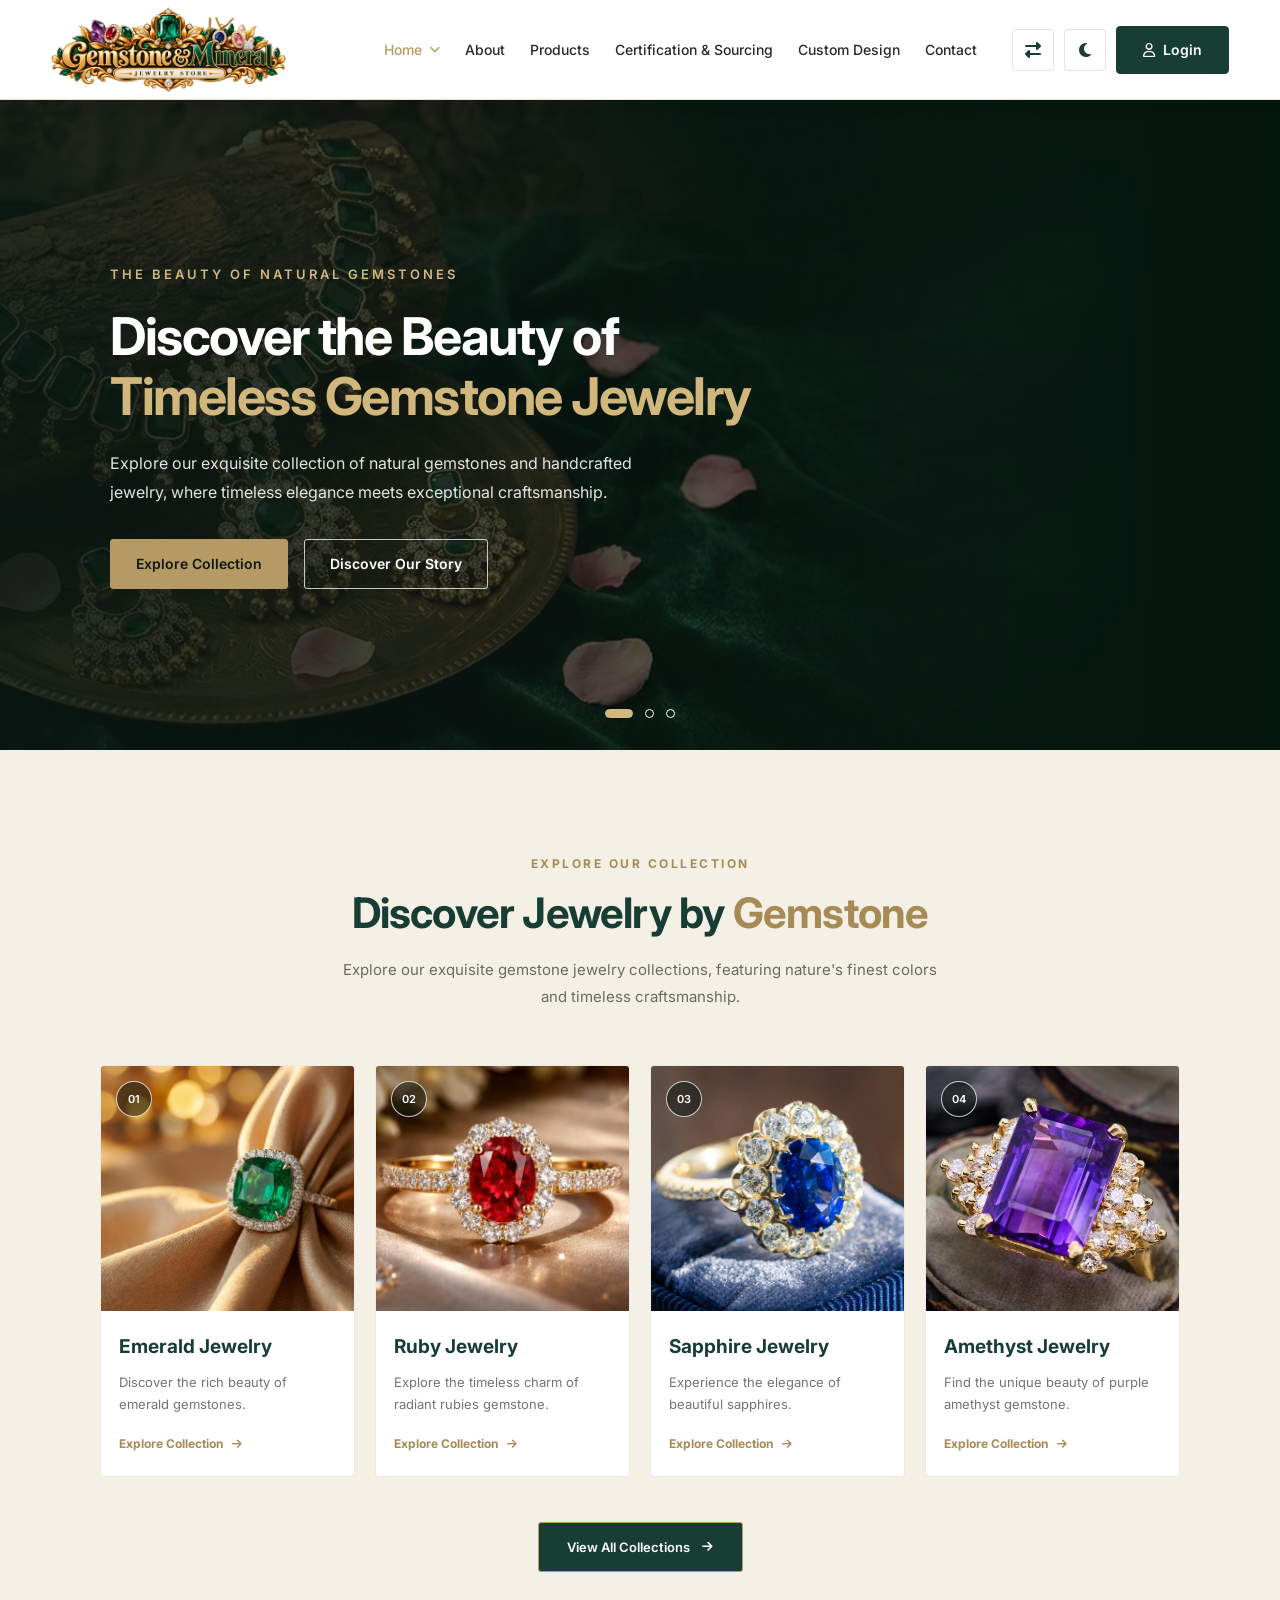
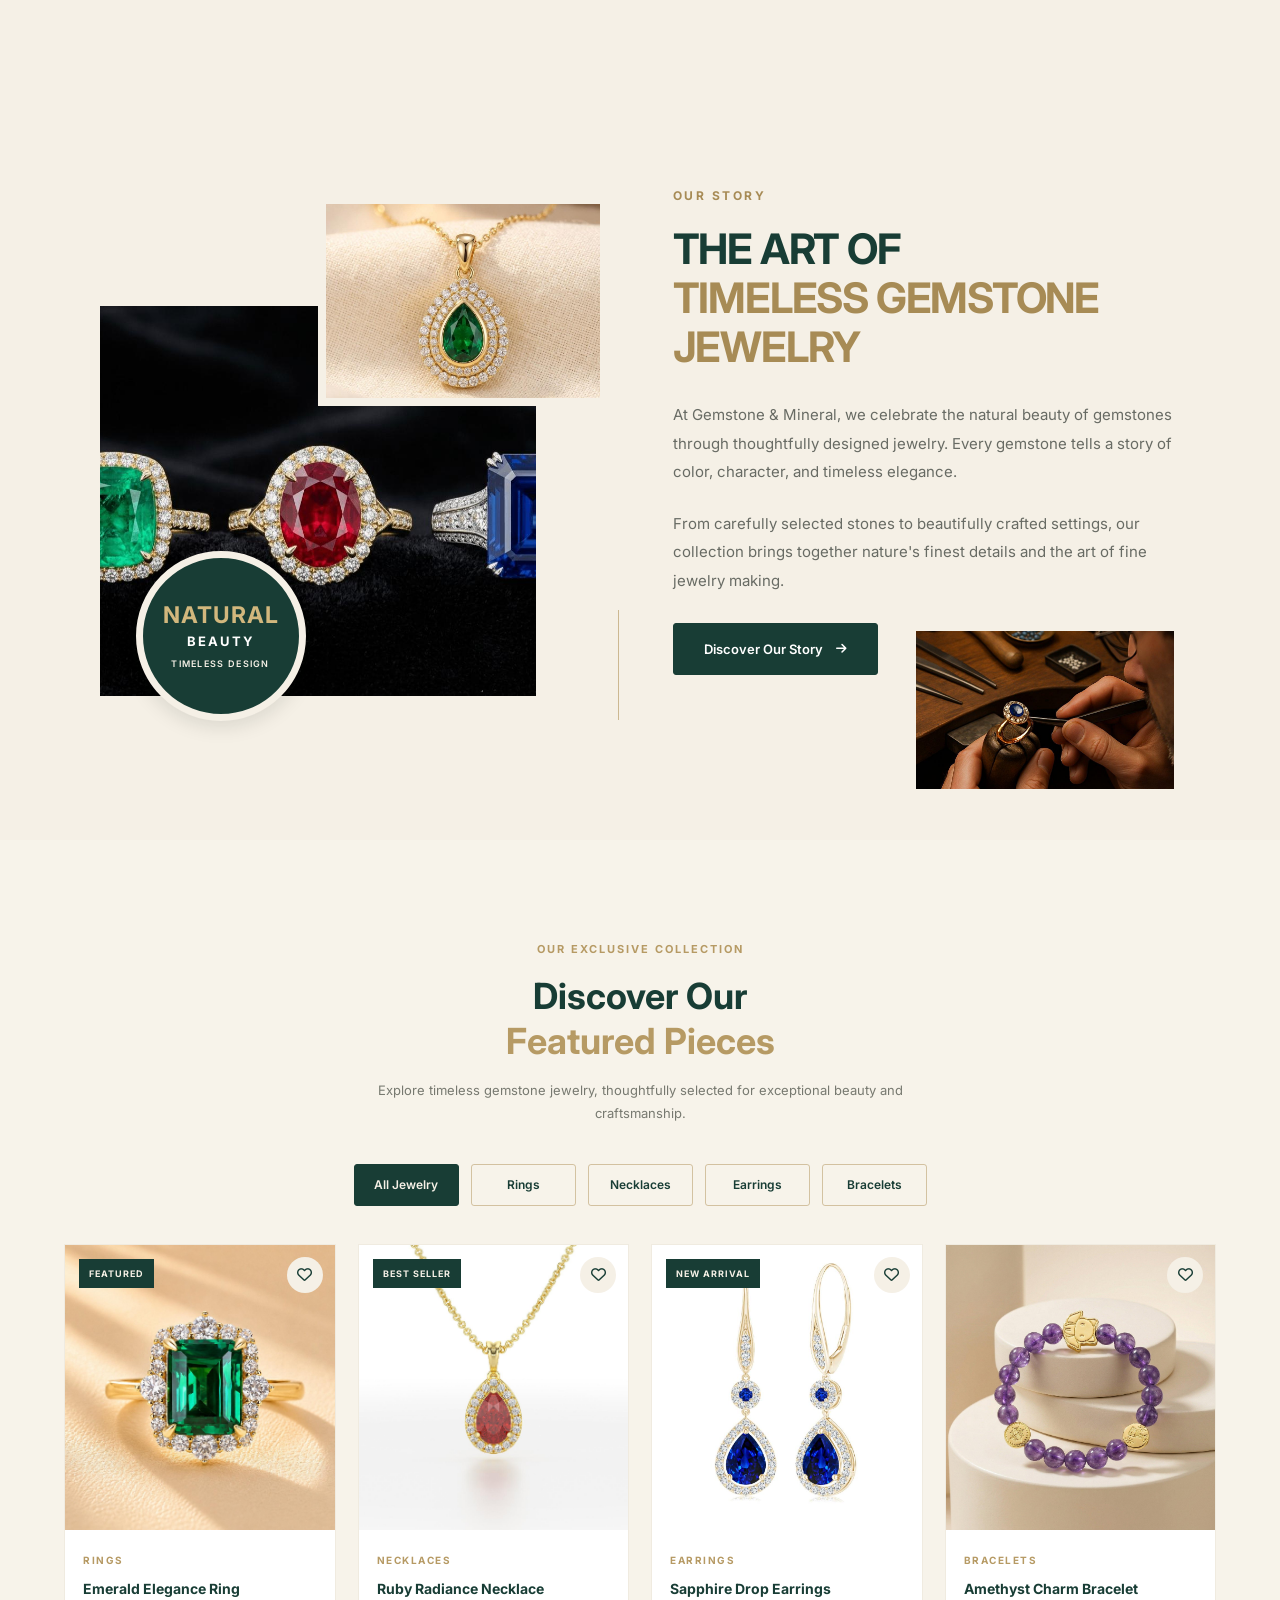
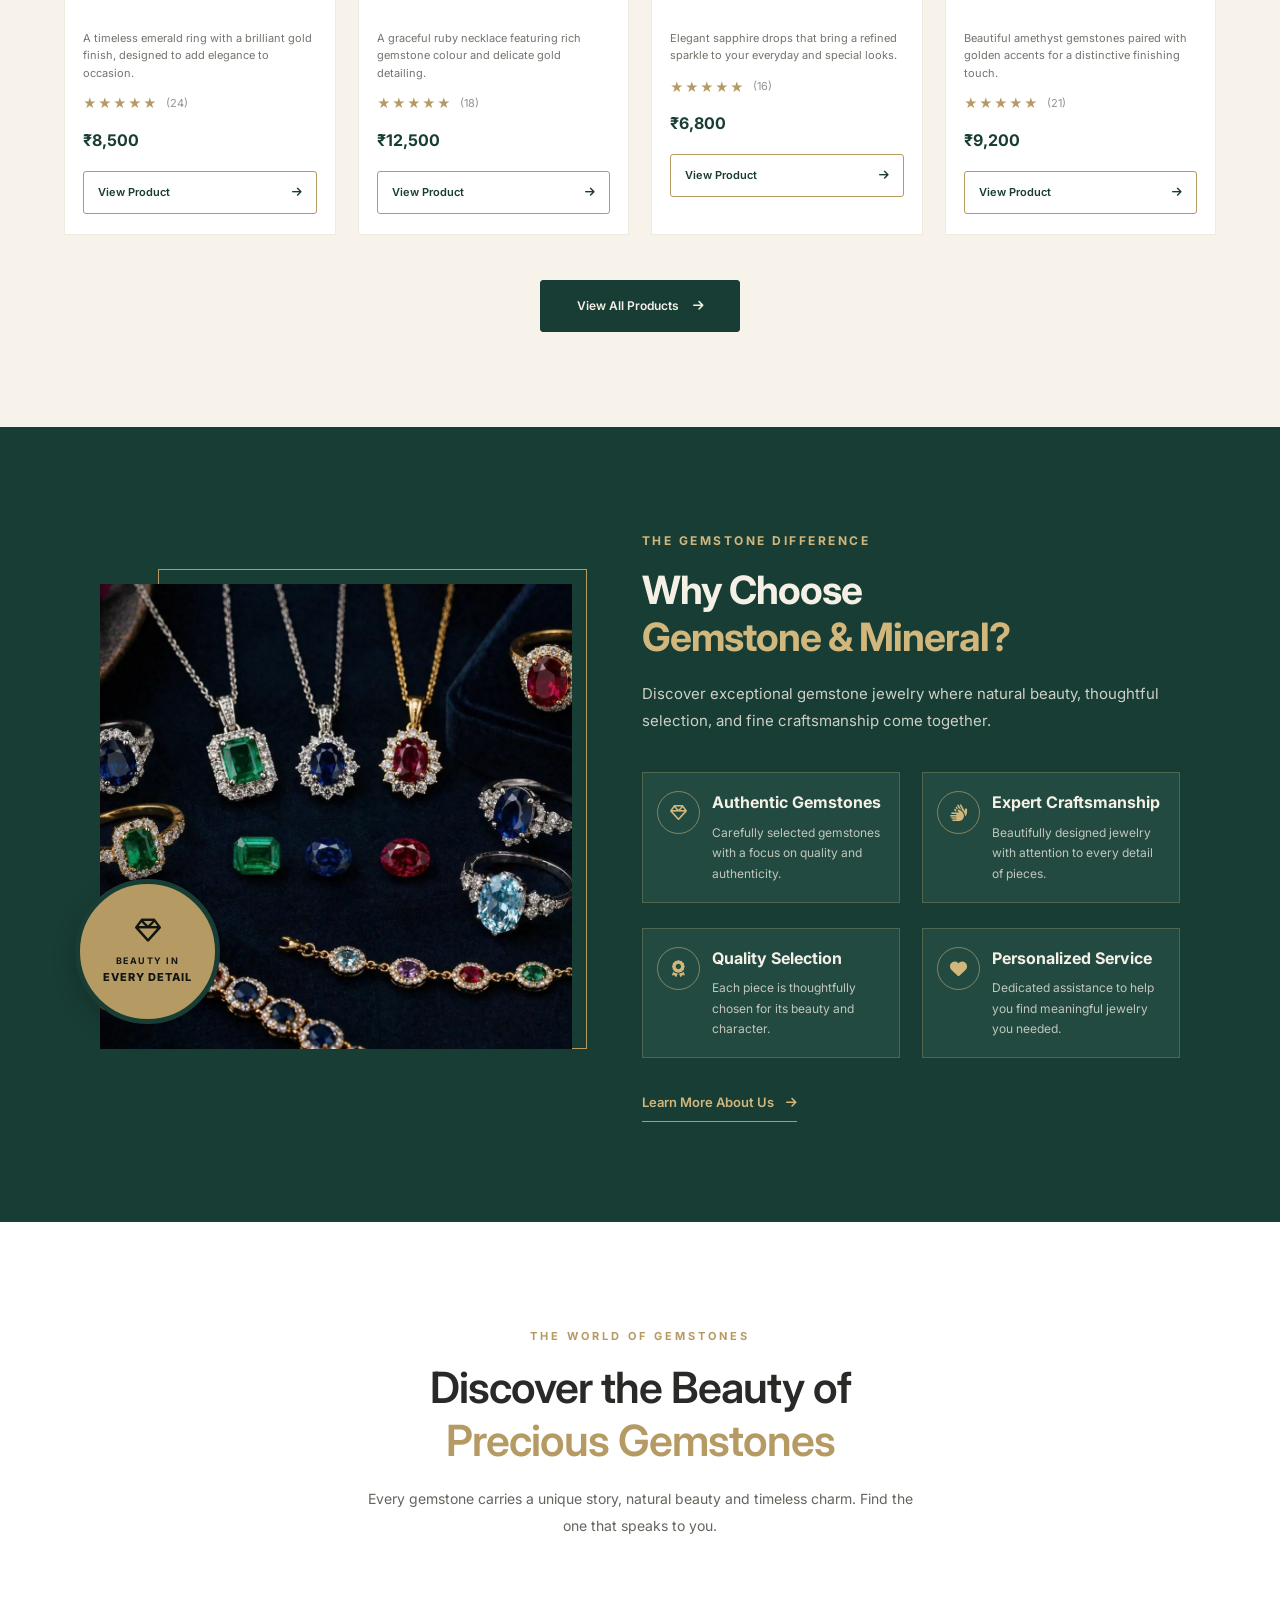
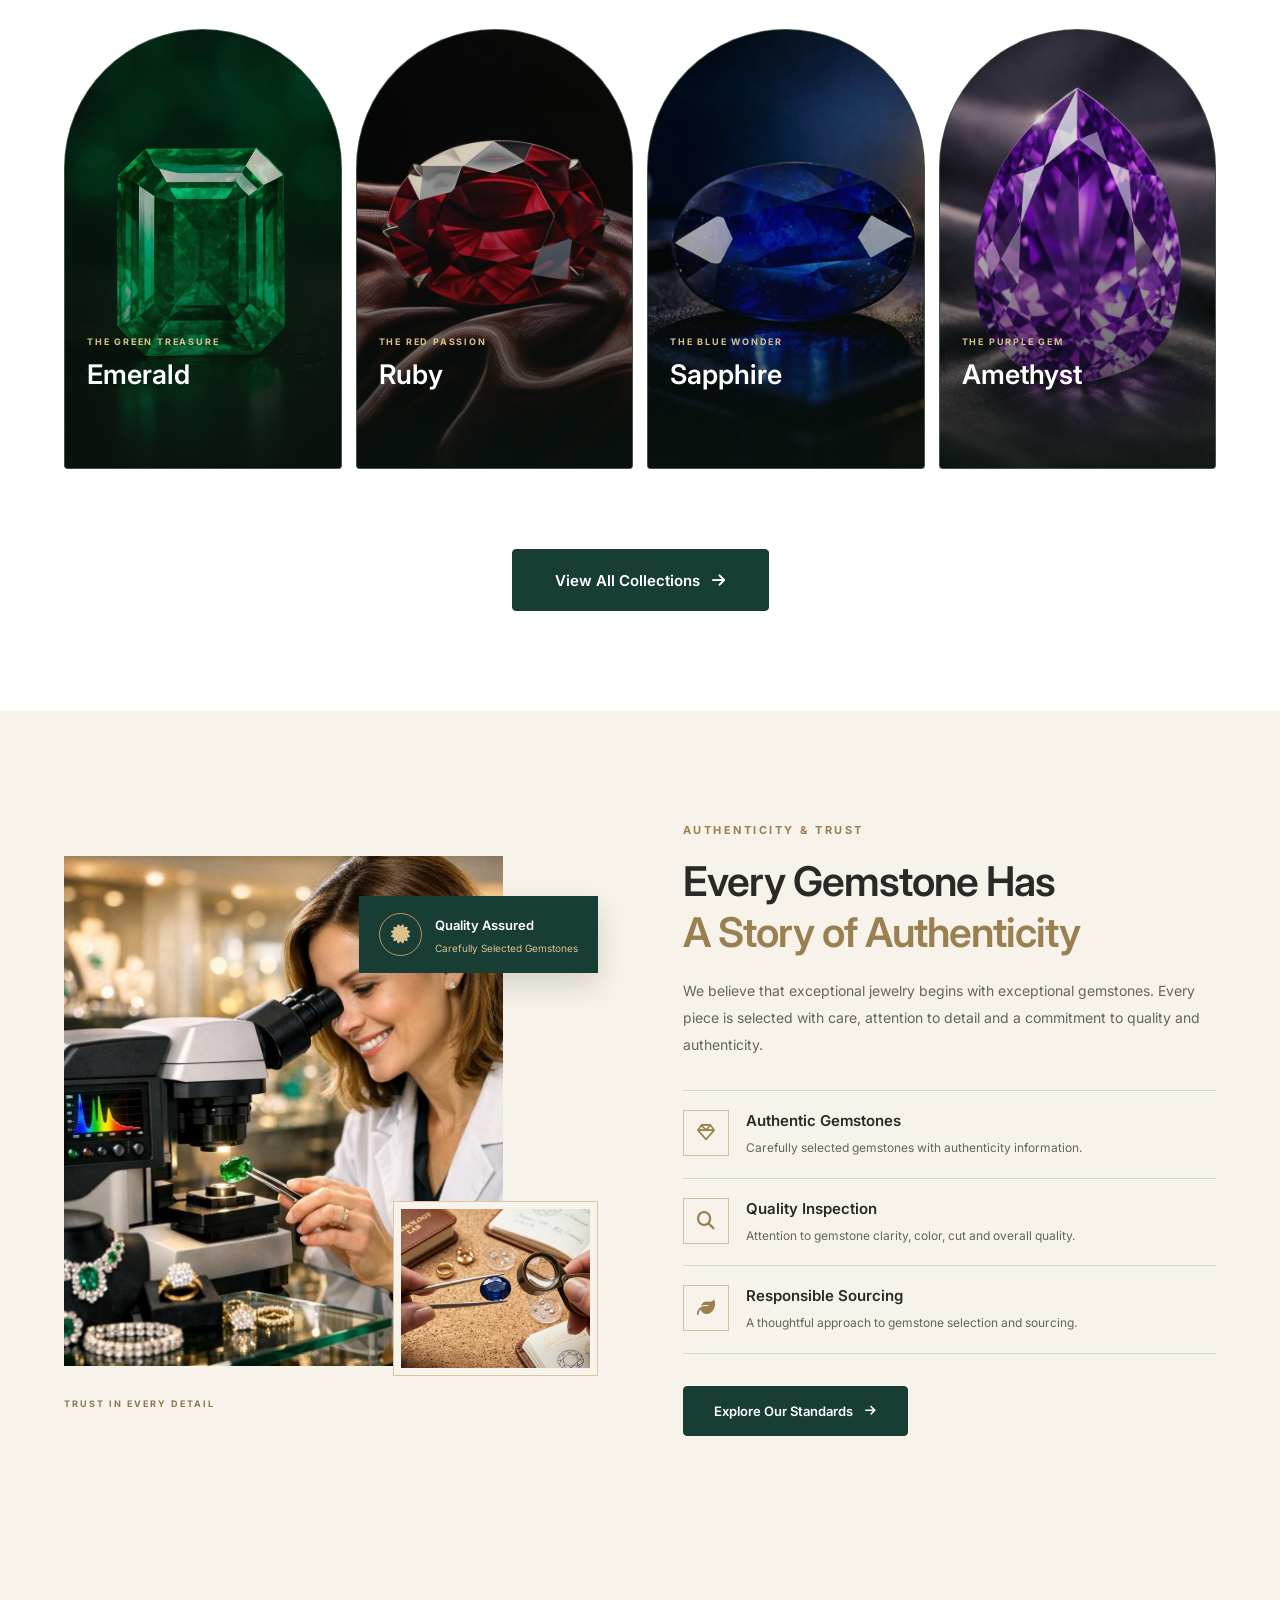
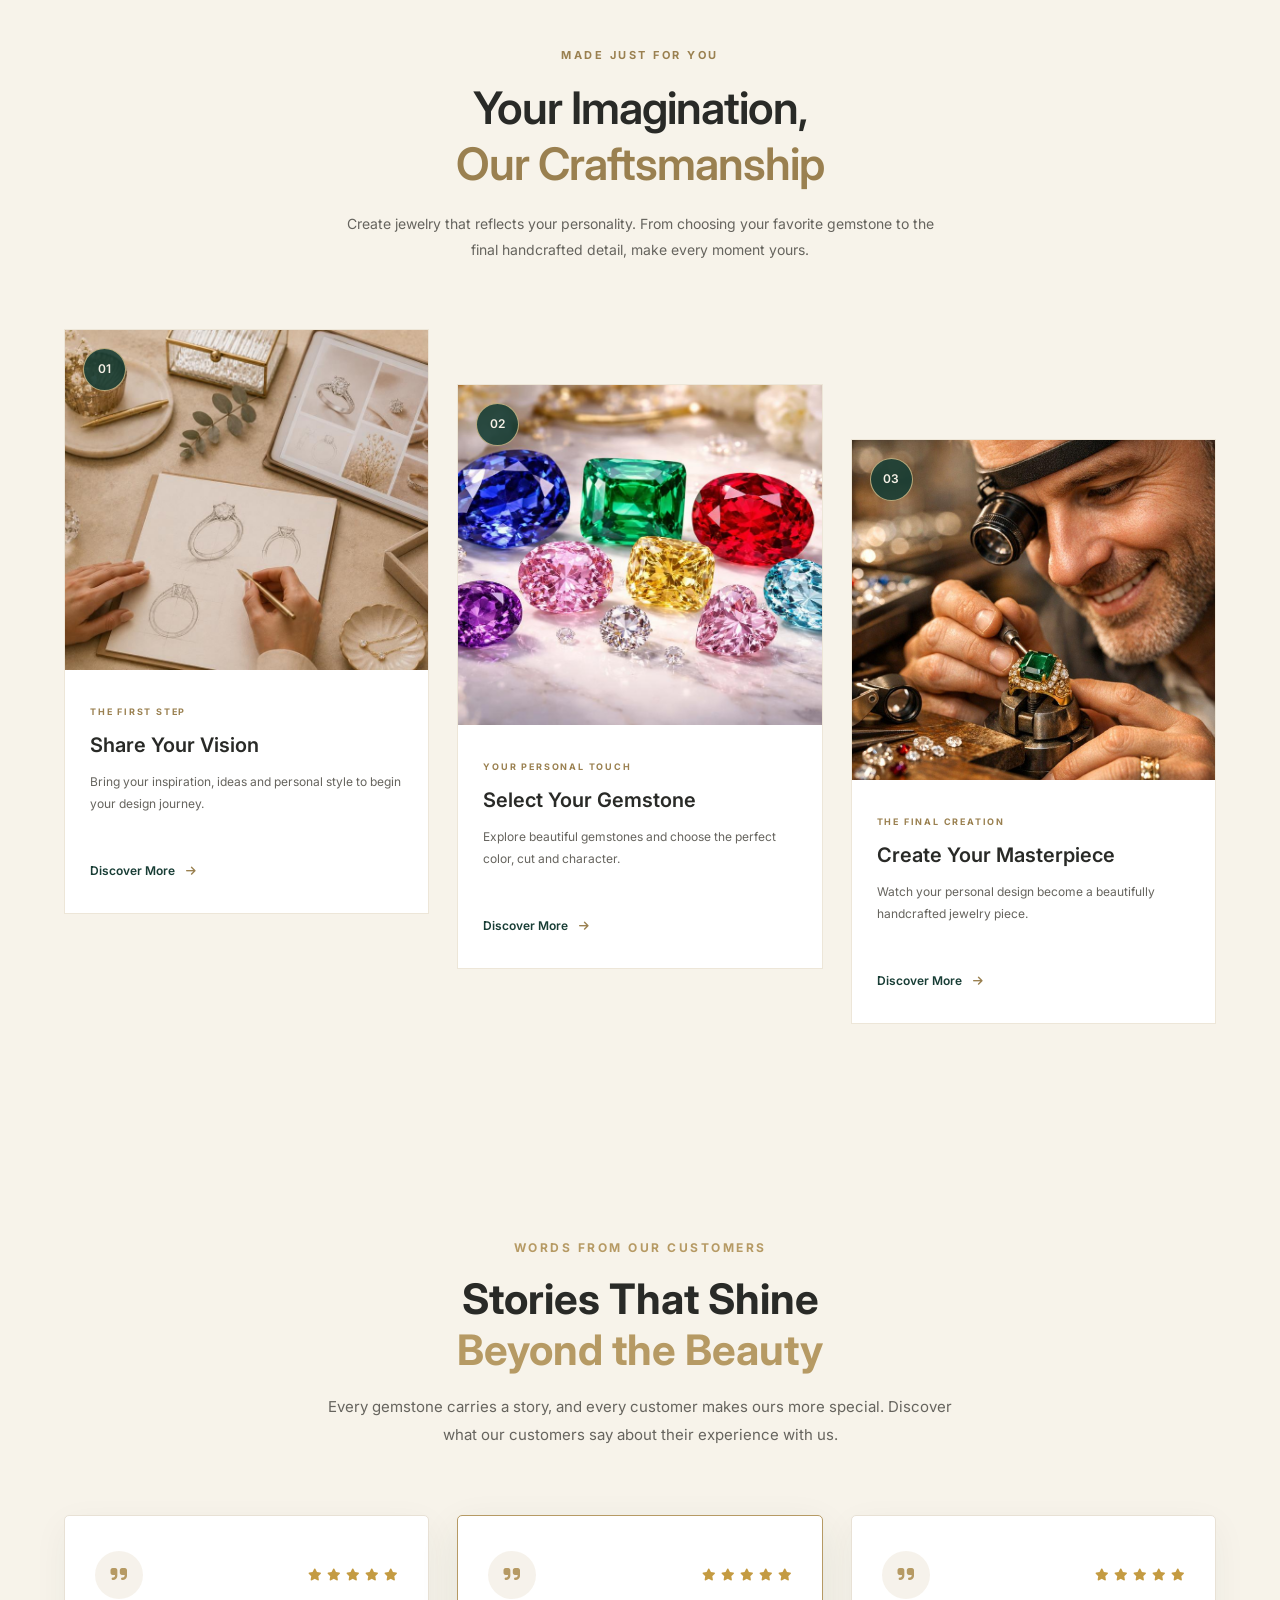
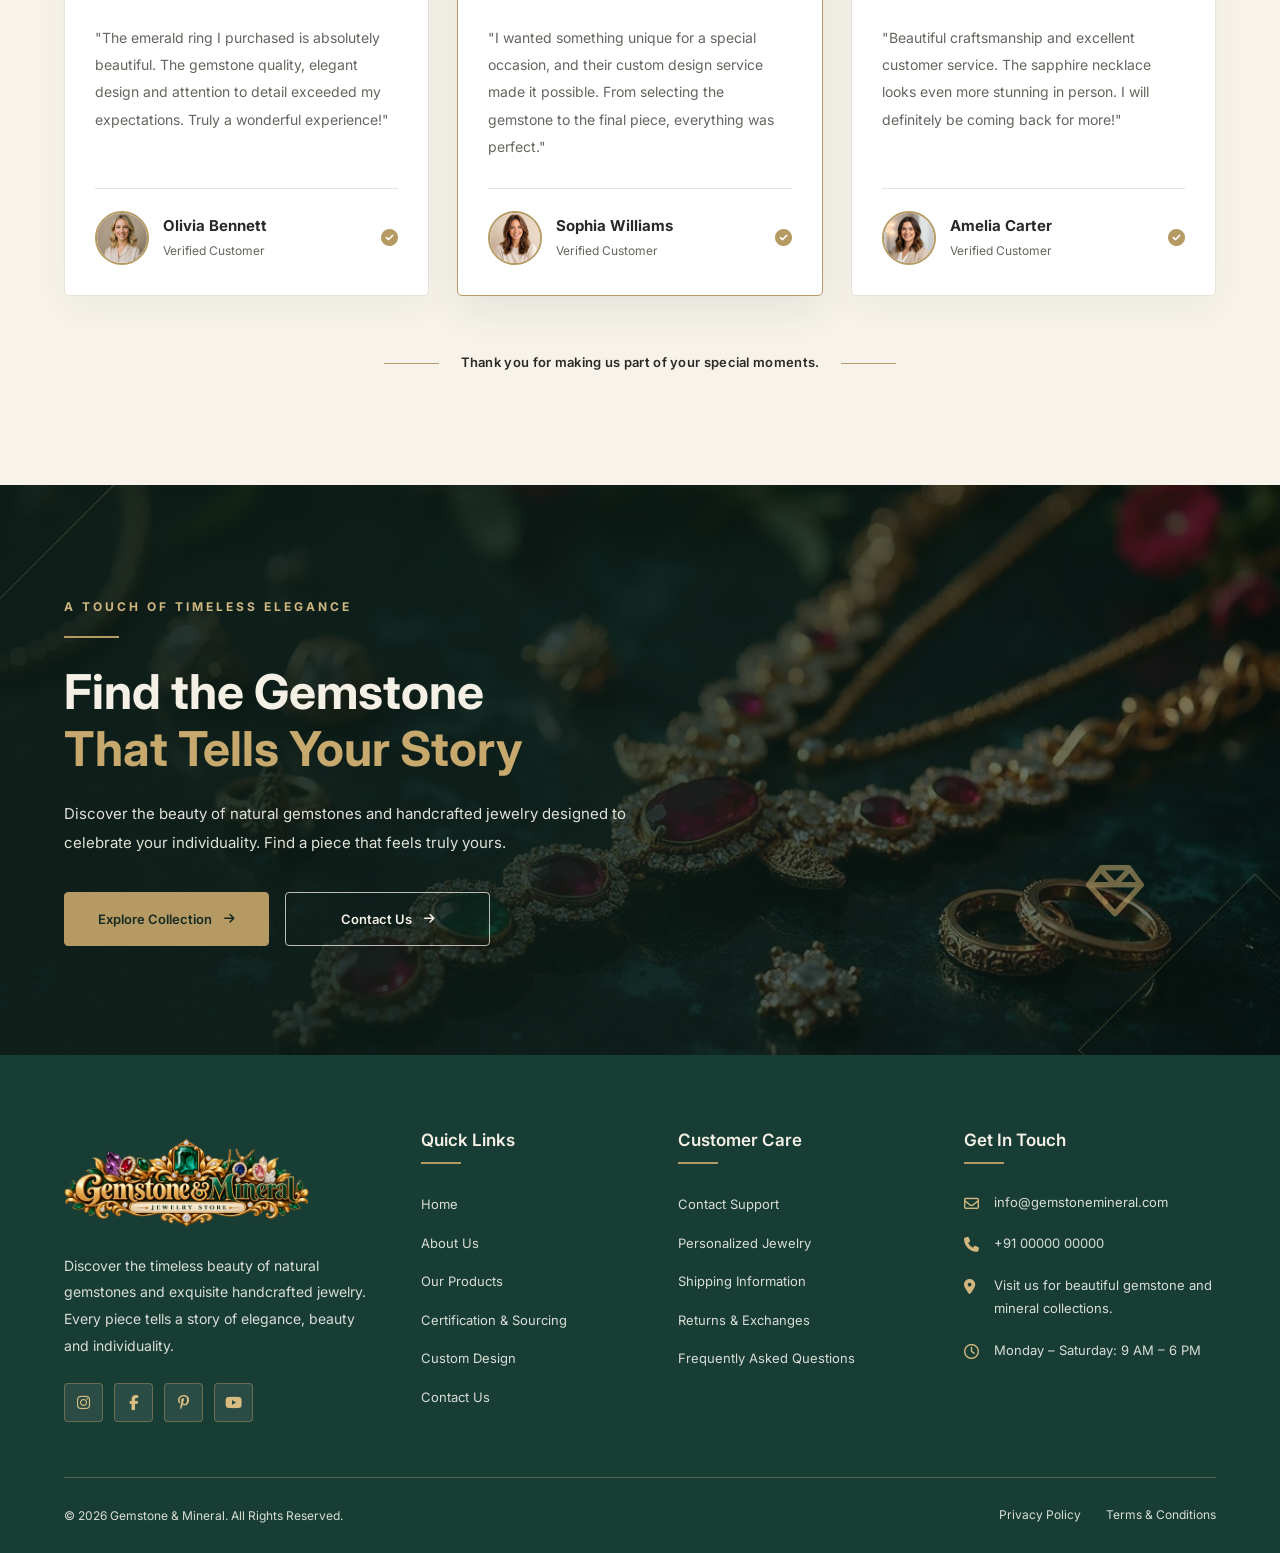
<file: index.html>
<!DOCTYPE html>
<html lang="en" dir="ltr">

<head>
    <meta charset="UTF-8">
    <meta name="viewport" content="width=device-width, initial-scale=1.0">

    <title>Gemstone & Mineral | Jewelry Store</title>
    <!-- Favicon -->

  <link rel="icon" type="image/png" href="images/logo.png">

    <meta name="description" content="Discover exquisite gemstone and mineral jewelry, handcrafted collections and custom jewelry designs.">

    <!-- GOOGLE FONTS -->
    <link rel="preconnect" href="https://fonts.googleapis.com">
    <link rel="preconnect" href="https://fonts.gstatic.com" crossorigin>

    <link href="https://fonts.googleapis.com/css2?family=Inter:wght@400;500;600;700&display=swap" rel="stylesheet">

    <!-- FONT AWESOME -->
    <link rel="stylesheet"
          href="https://cdnjs.cloudflare.com/ajax/libs/font-awesome/6.5.2/css/all.min.css">

    <!-- MAIN CSS -->
    <link rel="stylesheet" href="css/style.css">

    <!-- RESPONSIVE CSS -->
    <link rel="stylesheet" href="css/responsive.css">

</head>

<body>

    <!-- ==========================================
         GEMSTONE & MINERAL HEADER
    =========================================== -->

    <header class="gm-header" id="gmHeader">

        <div class="gm-header-container">

            <!-- LOGO -->
            <div class="gm-logo">

                <a href="index.html">

                    <img src="images/logo.png"
                         alt="Gemstone & Mineral Jewelry Store Logo">

                </a>

            </div>


            <!-- HAMBURGER MENU BUTTON -->
            <button class="gm-menu-toggle"
                    id="gmMenuToggle"
                    type="button"
                    aria-label="Open navigation menu"
                    aria-controls="gmNavigation"
                    aria-expanded="false">

                <span></span>
                <span></span>
                <span></span>

            </button>


            <!-- NAVIGATION AND HEADER ACTIONS -->
            <nav class="gm-navigation" id="gmNavigation"
                 aria-label="Main navigation">


                <!-- MAIN MENU -->
                <ul class="gm-nav-list">


                    <!-- HOME DROPDOWN -->
                    <li class="gm-nav-item gm-home-dropdown">

                        <button class="gm-nav-link gm-dropdown-toggle active"
                                type="button"
                                aria-expanded="false">

                            <span>Home</span>

                            <i class="fa-solid fa-chevron-down"></i>

                        </button>


                        <ul class="gm-dropdown-menu">

                            <li>
                                <a href="index.html"class="active">Home 1</a>
                            </li>

                            <li>
                                <a href="home-2.html">Home 2</a>
                            </li>

                        </ul>

                    </li>


                    <!-- ABOUT -->
                    <li class="gm-nav-item">

                        <a href="about.html" class="gm-nav-link">
                            About
                        </a>

                    </li>


                    <!-- PRODUCTS -->
                    <li class="gm-nav-item">

                        <a href="products.html" class="gm-nav-link">
                            Products
                        </a>

                    </li>


                    <!-- CERTIFICATION -->
                    <li class="gm-nav-item">

                        <a href="certification.html" class="gm-nav-link">
                            Certification & Sourcing
                        </a>

                    </li>


                    <!-- CUSTOM DESIGN -->
                    <li class="gm-nav-item">

                        <a href="custom-design.html" class="gm-nav-link">
                            Custom Design
                        </a>

                    </li>


                    <!-- CONTACT -->
                    <li class="gm-nav-item">

                        <a href="contact.html" class="gm-nav-link">
                            Contact
                        </a>

                    </li>


                </ul>


                <!-- HEADER RIGHT ACTIONS -->
                <div class="gm-header-actions">


                    <!-- RTL TOGGLE -->
                    <button class="gm-icon-btn"
                            id="gmRtlToggle"
                            type="button"
                            aria-label="Toggle right to left layout"
                            title="Toggle RTL">

                        <i class="fa-solid fa-right-left"></i>

                    </button>


                    <!-- DARK MODE TOGGLE -->
                    <button class="gm-icon-btn"
                            id="gmDarkToggle"
                            type="button"
                            aria-label="Toggle dark mode"
                            title="Toggle dark mode">

                        <i class="fa-solid fa-moon"></i>

                    </button>


                    <!-- LOGIN BUTTON -->
                    <a href="login.html" class="gm-login-btn">

                        <i class="fa-regular fa-user"></i>

                        <span>Login</span>

                    </a>


                </div>


            </nav>


        </div>

    </header>


    <!-- ==========================================
         MAIN CONTENT START
    =========================================== -->

    <main>
        
<!-- =========================================
     HOME 1 - HERO SLIDER
========================================= -->

<section class="gm-hero" id="gmHero">

    <!-- SLIDE 1 -->
    <div class="gm-hero-slide active"
         style="--hero-image: url('../images/hero-slide-1.jpg');">

        <div class="gm-hero-overlay"></div>

        <div class="gm-hero-container">

            <div class="gm-hero-content">

                <span class="gm-hero-subtitle">
                    THE BEAUTY OF NATURAL GEMSTONES
                </span>

                <h1>
                    Discover the Beauty of
                    <span>Timeless Gemstone Jewelry</span>
                </h1>

                <p>
                    Explore our exquisite collection of natural
                    gemstones and handcrafted jewelry, where
                    timeless elegance meets exceptional craftsmanship.
                </p>

                <div class="gm-hero-buttons">

                    <a href="products.html" class="gm-primary-btn">
                        Explore Collection
                    </a>

                    <a href="about.html" class="gm-secondary-btn">
                        Discover Our Story
                    </a>

                </div>

            </div>

        </div>

    </div>


    <!-- SLIDE 2 -->
    <div class="gm-hero-slide"
         style="--hero-image: url('../images/hero-slide-2.jpg');">

        <div class="gm-hero-overlay"></div>

        <div class="gm-hero-container">

            <div class="gm-hero-content">

                <span class="gm-hero-subtitle">
                    BEAUTY THAT REFLECTS YOU
                </span>

                <h1>
                    Jewelry That
                    <span>Tells Your Story</span>
                </h1>

                <p>
                    Celebrate your individuality with distinctive
                    gemstone jewelry designed to make every moment
                    unforgettable.
                </p>

                <div class="gm-hero-buttons">

                    <a href="products.html" class="gm-primary-btn">
                        Discover Collection
                    </a>

                    <a href="custom-design.html" class="gm-secondary-btn">
                        Custom Design
                    </a>

                </div>

            </div>

        </div>

    </div>


    <!-- SLIDE 3 -->
    <div class="gm-hero-slide"
         style="--hero-image: url('../images/hero-slide-3.jpg');">

        <div class="gm-hero-overlay"></div>

        <div class="gm-hero-container">

            <div class="gm-hero-content">

                <span class="gm-hero-subtitle">
                    CRAFTED WITH BEAUTY & PASSION
                </span>

                <h1>
                    Experience the Art of
                    <span>Fine Gemstone Craftsmanship</span>
                </h1>

                <p>
                    Discover authentic gemstones and beautifully
                    handcrafted jewelry created with attention
                    to every detail.
                </p>

                <div class="gm-hero-buttons">

                    <a href="certification.html" class="gm-primary-btn">
                        Discover Our Quality
                    </a>

                    <a href="contact.html" class="gm-secondary-btn">
                        Get In Touch
                    </a>

                </div>

            </div>

        </div>

    </div>


    <!-- SLIDER PAGINATION -->
    <div class="gm-hero-pagination">

        <button class="gm-hero-dot active"
                aria-label="Go to slide 1"
                aria-current="true"
                data-slide="0"></button>

        <button class="gm-hero-dot"
                aria-label="Go to slide 2"
                data-slide="1"></button>

        <button class="gm-hero-dot"
                aria-label="Go to slide 3"
                data-slide="2"></button>

    </div>

</section>

<!-- =========================================
     SECTION 2 - FEATURED GEMSTONE CATEGORIES
========================================= -->

<section class="gm-categories" id="gmCategories">

    <div class="gm-categories-container">

        <!-- SECTION HEADER -->
        <div class="gm-categories-header">

            <span class="gm-categories-subtitle">
                EXPLORE OUR COLLECTION
            </span>

            <h2 class="gm-categories-title">
                Discover Jewelry by
                <span>Gemstone</span>
            </h2>

            <p class="gm-categories-description">
                Explore our exquisite gemstone jewelry collections,
                featuring nature's finest colors and timeless craftsmanship.
            </p>

        </div>


        <!-- CATEGORY CARDS -->
        <div class="gm-categories-grid">

            <!-- EMERALD -->
            <a href="products.html?category=emerald"
               class="gm-category-card">

                <div class="gm-category-image">

                    <img src="images/category-emerald.jpg"
                         alt="Elegant emerald gemstone jewelry">

                    <span class="gm-category-number">01</span>

                </div>

                <div class="gm-category-content">

                    <h3>Emerald Jewelry</h3>

                    <p>
                        Discover the rich beauty of emerald gemstones.
                    </p>

                    <span class="gm-category-link">
                        Explore Collection
                        <i class="fa-solid fa-arrow-right"></i>
                    </span>

                </div>

            </a>


            <!-- RUBY -->
            <a href="products.html?category=ruby"
               class="gm-category-card">

                <div class="gm-category-image">

                    <img src="images/category-ruby.jpg"
                         alt="Luxury ruby gemstone jewelry">

                    <span class="gm-category-number">02</span>

                </div>

                <div class="gm-category-content">

                    <h3>Ruby Jewelry</h3>

                    <p>
                        Explore the timeless charm of radiant rubies gemstone.
                    </p>

                    <span class="gm-category-link">
                        Explore Collection
                        <i class="fa-solid fa-arrow-right"></i>
                    </span>

                </div>

            </a>


            <!-- SAPPHIRE -->
            <a href="products.html?category=sapphire"
               class="gm-category-card">

                <div class="gm-category-image">

                    <img src="images/category-sapphire.jpg"
                         alt="Beautiful blue sapphire gemstone jewelry">

                    <span class="gm-category-number">03</span>

                </div>

                <div class="gm-category-content">

                    <h3>Sapphire Jewelry</h3>

                    <p>
                        Experience the elegance of beautiful sapphires.
                    </p>

                    <span class="gm-category-link">
                        Explore Collection
                        <i class="fa-solid fa-arrow-right"></i>
                    </span>

                </div>

            </a>


            <!-- AMETHYST -->
            <a href="products.html?category=amethyst"
               class="gm-category-card">

                <div class="gm-category-image">

                    <img src="images/category-amethyst.jpg"
                         alt="Purple amethyst gemstone jewelry">

                    <span class="gm-category-number">04</span>

                </div>

                <div class="gm-category-content">

                    <h3>Amethyst Jewelry</h3>

                    <p>
                        Find the unique beauty of purple amethyst gemstone.
                    </p>

                    <span class="gm-category-link">
                        Explore Collection
                        <i class="fa-solid fa-arrow-right"></i>
                    </span>

                </div>

            </a>

        </div>


        <!-- VIEW ALL BUTTON -->
        <div class="gm-categories-footer">

            <a href="products.html" class="gm-primary-btn">
                View All Collections
                <i class="fa-solid fa-arrow-right"></i>
            </a>

        </div>

    </div>

</section>

<!-- =========================================
     SECTION 3 - OUR STORY
========================================= -->

<section class="gm-story" id="gmStory">

    <div class="gm-story-container">

        <div class="gm-story-grid">

            <!-- LEFT: IMAGE COLLAGE -->
            <div class="gm-story-visual">

                <!-- MAIN JEWELRY IMAGE -->
                <div class="gm-story-main-image">
                    <img
                        src="images/story-main.jpg"
                        alt="Luxury gemstone jewelry collection displayed elegantly"
                    >
                </div>

                <!-- TOP OVERLAPPING IMAGE -->
                <div class="gm-story-top-image">
                    <img
                        src="images/story-detail.jpg"
                        alt="Close-up of emerald gemstone and gold jewelry"
                    >
                </div>

                <!-- EXPERIENCE BADGE -->
                <div class="gm-story-badge">

                    <span class="gm-story-badge-title">
                        NATURAL
                    </span>

                    <span class="gm-story-badge-subtitle">
                        BEAUTY
                    </span>

                    <span class="gm-story-badge-small">
                        TIMELESS DESIGN
                    </span>

                </div>

            </div>


            <!-- RIGHT: STORY CONTENT -->
            <div class="gm-story-content">

                <span class="gm-story-eyebrow">
                    OUR STORY
                </span>

                <h2 class="gm-story-title">
                    THE ART OF
                    <span>TIMELESS GEMSTONE JEWELRY</span>
                </h2>

                <p class="gm-story-description">
                    At Gemstone &amp; Mineral, we celebrate the natural
                    beauty of gemstones through thoughtfully designed
                    jewelry. Every gemstone tells a story of color,
                    character, and timeless elegance.
                </p>

                <p class="gm-story-description">
                    From carefully selected stones to beautifully
                    crafted settings, our collection brings together
                    nature's finest details and the art of fine
                    jewelry making.
                </p>

                <!-- STORY BUTTON -->
                <a href="about.html" class="gm-story-button">
                    Discover Our Story
                    <i class="fa-solid fa-arrow-right"></i>
                </a>

                <!-- DECORATIVE LINE -->
                <div class="gm-story-decoration"></div>

            </div>

        </div>


        <!-- BOTTOM RIGHT CRAFTSMANSHIP IMAGE -->
        <div class="gm-story-bottom-image">

            <img
                src="images/story-craftsmanship.jpg"
                alt="Artisan carefully crafting gemstone jewelry"
            >

        </div>

    </div>

</section>

<!-- =========================================
     SECTION 4 - FEATURED PRODUCTS
========================================= -->


<section class="gm-cert-featured" id="gmCertFeatured">

    <div class="gm-cert-featured-container">

        <!-- SECTION HEADER -->
        <div class="gm-cert-featured-header">

            <span class="gm-cert-featured-eyebrow">
                OUR EXCLUSIVE COLLECTION
            </span>

            <h2 class="gm-cert-featured-title">
                Discover Our
                <span>Featured Pieces</span>
            </h2>

            <p class="gm-cert-featured-description">
                Explore timeless gemstone jewelry, thoughtfully selected
                for exceptional beauty and craftsmanship.
            </p>

        </div>


        <!-- PRODUCT CATEGORY FILTERS -->
        <div class="gm-cert-featured-filters">

            <button class="gm-cert-featured-filter active"
                    type="button" data-filter="all">
                All Jewelry
            </button>

            <button class="gm-cert-featured-filter"
                    type="button" data-filter="rings">
                Rings
            </button>

            <button class="gm-cert-featured-filter"
                    type="button" data-filter="necklaces">
                Necklaces
            </button>

            <button class="gm-cert-featured-filter"
                    type="button" data-filter="earrings">
                Earrings
            </button>

            <button class="gm-cert-featured-filter"
                    type="button" data-filter="bracelets">
                Bracelets
            </button>

        </div>


        <!-- PRODUCTS GRID -->
        <div class="gm-cert-featured-grid">

            <!-- PRODUCT 1 - EMERALD RING -->
            <article class="gm-cert-featured-card" data-category="rings">

                <div class="gm-cert-featured-image">

                    <img src="images/product-emerald-ring.jpg"
                         alt="Emerald Elegance gold gemstone ring">

                    <span class="gm-cert-featured-label">FEATURED</span>

                    <button class="gm-cert-featured-wishlist"
                            type="button"
                            aria-label="Add Emerald Elegance Ring to wishlist">
                        <i class="fa-regular fa-heart"></i>
                    </button>

                </div>

                <div class="gm-cert-featured-info">

                    <span class="gm-cert-featured-category">RINGS</span>

                    <h3 class="gm-cert-featured-name">
                        Emerald Elegance Ring
                    </h3>
                    <p class="gm-cert-featured-text">
    A timeless emerald ring with a brilliant gold finish,
    designed to add elegance to occasion.
</p>

                    <div class="gm-cert-featured-rating">
                        <span class="gm-cert-featured-stars">★★★★★</span>
                        <span class="gm-cert-featured-reviews">(24)</span>
                    </div>

                    <div class="gm-cert-featured-price">₹8,500</div>

                    <a href="#"
                       class="gm-cert-featured-view">
                        View Product
                        <i class="fa-solid fa-arrow-right"></i>
                    </a>

                </div>

            </article>


            <!-- PRODUCT 2 - RUBY NECKLACE -->
            <article class="gm-cert-featured-card" data-category="necklaces">

                <div class="gm-cert-featured-image">

                    <img src="images/product-ruby-necklace.jpg"
                         alt="Ruby Radiance gold gemstone necklace">

                    <span class="gm-cert-featured-label">BEST SELLER</span>

                    <button class="gm-cert-featured-wishlist"
                            type="button"
                            aria-label="Add Ruby Radiance Necklace to wishlist">
                        <i class="fa-regular fa-heart"></i>
                    </button>

                </div>

                <div class="gm-cert-featured-info">

                    <span class="gm-cert-featured-category">NECKLACES</span>

                    <h3 class="gm-cert-featured-name">
                        Ruby Radiance Necklace
                    </h3>
                    <p class="gm-cert-featured-text">
    A graceful ruby necklace featuring rich gemstone colour
    and delicate gold detailing.
</p>

                    <div class="gm-cert-featured-rating">
                        <span class="gm-cert-featured-stars">★★★★★</span>
                        <span class="gm-cert-featured-reviews">(18)</span>
                    </div>

                    <div class="gm-cert-featured-price">₹12,500</div>

                    <a href="#"
                       class="gm-cert-featured-view">
                        View Product
                        <i class="fa-solid fa-arrow-right"></i>
                    </a>

                </div>

            </article>


            <!-- PRODUCT 3 - SAPPHIRE EARRINGS -->
            <article class="gm-cert-featured-card" data-category="earrings">

                <div class="gm-cert-featured-image">

                    <img src="images/product-sapphire-earrings.jpg"
                         alt="Sapphire Drop gold gemstone earrings">

                    <span class="gm-cert-featured-label">NEW ARRIVAL</span>

                    <button class="gm-cert-featured-wishlist"
                            type="button"
                            aria-label="Add Sapphire Drop Earrings to wishlist">
                        <i class="fa-regular fa-heart"></i>
                    </button>

                </div>

                <div class="gm-cert-featured-info">

                    <span class="gm-cert-featured-category">EARRINGS</span>

                    <h3 class="gm-cert-featured-name">
                        Sapphire Drop Earrings
                    </h3>
                    <p class="gm-cert-featured-text">
    Elegant sapphire drops that bring a refined sparkle
    to your everyday and special looks.
</p>

                    <div class="gm-cert-featured-rating">
                        <span class="gm-cert-featured-stars">★★★★★</span>
                        <span class="gm-cert-featured-reviews">(16)</span>
                    </div>

                    <div class="gm-cert-featured-price">₹6,800</div>

                    <a href="#"
                       class="gm-cert-featured-view">
                        View Product
                        <i class="fa-solid fa-arrow-right"></i>
                    </a>

                </div>

            </article>


            <!-- PRODUCT 4 - AMETHYST BRACELET -->
            <article class="gm-cert-featured-card" data-category="bracelets">

                <div class="gm-cert-featured-image">

                    <img src="images/product-amethyst-bracelet.jpg"
                         alt="Amethyst Charm gold gemstone bracelet">

                    <button class="gm-cert-featured-wishlist"
                            type="button"
                            aria-label="Add Amethyst Charm Bracelet to wishlist">
                        <i class="fa-regular fa-heart"></i>
                    </button>

                </div>

                <div class="gm-cert-featured-info">

                    <span class="gm-cert-featured-category">BRACELETS</span>

                    <h3 class="gm-cert-featured-name">
                        Amethyst Charm Bracelet
                    </h3>
                    <p class="gm-cert-featured-text">
    Beautiful amethyst gemstones paired with golden accents
    for a distinctive finishing touch.
</p>

                    <div class="gm-cert-featured-rating">
                        <span class="gm-cert-featured-stars">★★★★★</span>
                        <span class="gm-cert-featured-reviews">(21)</span>
                    </div>

                    <div class="gm-cert-featured-price">₹9,200</div>

                    <a href="#"
                       class="gm-cert-featured-view">
                        View Product
                        <i class="fa-solid fa-arrow-right"></i>
                    </a>

                </div>

            </article>

        </div>


        <!-- VIEW ALL PRODUCTS -->
        <div class="gm-cert-featured-footer">

            <a href="products.html" class="gm-cert-featured-all-btn">
                View All Products
                <i class="fa-solid fa-arrow-right"></i>
            </a>

        </div>

    </div>

</section>

<!-- =========================================
     SECTION 5 - WHY CHOOSE US
========================================= -->

<section class="gm-why-choose" id="gmWhyChoose">

    <div class="gm-why-container">

        <div class="gm-why-grid">

            <!-- LEFT: IMAGE AREA -->
            <div class="gm-why-visual">

                <div class="gm-why-main-image">

                    <img
                        src="images/why-choose-jewelry.jpg"
                        alt="Luxury handcrafted gemstone jewelry collection"
                    >

                </div>

                <!-- IMAGE DECORATIVE FRAME -->
                <div class="gm-why-image-frame"></div>

                <!-- GOLD BADGE -->
                <div class="gm-why-badge">

                    <i class="fa-regular fa-gem"></i>

                    <span>BEAUTY IN</span>
                    <strong>EVERY DETAIL</strong>

                </div>

            </div>


            <!-- RIGHT: CONTENT AREA -->
            <div class="gm-why-content">

                <!-- SECTION HEADER -->
                <div class="gm-why-header">

                    <span class="gm-why-eyebrow">
                        THE GEMSTONE DIFFERENCE
                    </span>

                    <h2 class="gm-why-title">
                        Why Choose
                        <span>Gemstone &amp; Mineral?</span>
                    </h2>

                    <p class="gm-why-description">
                        Discover exceptional gemstone jewelry where
                        natural beauty, thoughtful selection, and fine
                        craftsmanship come together.
                    </p>

                </div>


                <!-- FEATURES GRID -->
                <div class="gm-why-features">

                    <!-- FEATURE 1 -->
                    <div class="gm-why-feature">

                        <div class="gm-why-icon">
                            <i class="fa-regular fa-gem"></i>
                        </div>

                        <div class="gm-why-feature-info">

                            <h3>Authentic Gemstones</h3>

                            <p>
                                Carefully selected gemstones with a
                                focus on quality and authenticity.
                            </p>

                        </div>

                    </div>


                    <!-- FEATURE 2 -->
                    <div class="gm-why-feature">

                        <div class="gm-why-icon">
                            <i class="fa-solid fa-hands"></i>
                        </div>

                        <div class="gm-why-feature-info">

                            <h3>Expert Craftsmanship</h3>

                            <p>
                                Beautifully designed jewelry with
                                attention to every detail of pieces.
                            </p>

                        </div>

                    </div>


                    <!-- FEATURE 3 -->
                    <div class="gm-why-feature">

                        <div class="gm-why-icon">
                            <i class="fa-solid fa-award"></i>
                        </div>

                        <div class="gm-why-feature-info">

                            <h3>Quality Selection</h3>

                            <p>
                                Each piece is thoughtfully chosen
                                for its beauty and character.
                            </p>

                        </div>

                    </div>


                    <!-- FEATURE 4 -->
                    <div class="gm-why-feature">

                        <div class="gm-why-icon">
                            <i class="fa-solid fa-heart"></i>
                        </div>

                        <div class="gm-why-feature-info">

                            <h3>Personalized Service</h3>

                            <p>
                                Dedicated assistance to help you
                                find meaningful jewelry you needed.
                            </p>

                        </div>

                    </div>

                </div>


                <!-- CTA LINK -->
                <a href="about.html" class="gm-why-link">
                    Learn More About Us
                    <i class="fa-solid fa-arrow-right"></i>
                </a>

            </div>

        </div>

    </div>

</section>

<section class="gm-collections" id="gmCollections">

    <div class="gm-collections-container">

        <!-- SECTION HEADER -->
        <div class="gm-collections-header">

            <span class="gm-collections-eyebrow">
                THE WORLD OF GEMSTONES
            </span>

            <h2 class="gm-collections-title">
                Discover the Beauty of
                <span>Precious Gemstones</span>
            </h2>

            <p class="gm-collections-description">
                Every gemstone carries a unique story, natural beauty
                and timeless charm. Find the one that speaks to you.
            </p>

        </div>

        <!-- GEMSTONE CARDS -->
        <div class="gm-collections-grid">

            <!-- EMERALD -->
            <a href="products.html?gemstone=emerald"
               class="gm-collection-card gm-emerald">

                <img src="images/collection-emerald.jpg"
                     alt="Emerald gemstone jewelry">

                <div class="gm-collection-shade"></div>

                <div class="gm-collection-top">
                    <span class="gm-collection-index">01</span>
                    
                </div>

                <div class="gm-collection-info">
                    <span class="gm-collection-caption">THE GREEN TREASURE</span>

                    <h3>Emerald</h3>

                    <p>
                        A timeless symbol of elegance and renewal.
                    </p>

                    <span class="gm-collection-link">
                        Explore Emerald
                        <span class="gm-collection-arrow">
                            <i class="fa-solid fa-arrow-right"></i>
                        </span>
                    </span>
                </div>

            </a>

            <!-- RUBY -->
            <a href="products.html?gemstone=ruby"
               class="gm-collection-card gm-ruby">

                <img src="images/collection-ruby.jpg"
                     alt="Ruby gemstone jewelry">

                <div class="gm-collection-shade"></div>

                <div class="gm-collection-top">
                    <span class="gm-collection-index">02</span>
                    
                </div>

                <div class="gm-collection-info">
                    <span class="gm-collection-caption">THE RED PASSION</span>

                    <h3>Ruby</h3>

                    <p>
                        A striking expression of passion and confidence.
                    </p>

                    <span class="gm-collection-link">
                        Explore Ruby
                        <span class="gm-collection-arrow">
                            <i class="fa-solid fa-arrow-right"></i>
                        </span>
                    </span>
                </div>

            </a>

            <!-- SAPPHIRE -->
            <a href="products.html?gemstone=sapphire"
               class="gm-collection-card gm-sapphire">

                <img src="images/collection-sapphire.jpg"
                     alt="Sapphire gemstone jewelry">

                <div class="gm-collection-shade"></div>

                <div class="gm-collection-top">
                    <span class="gm-collection-index">03</span>
                    
                </div>

                <div class="gm-collection-info">
                    <span class="gm-collection-caption">THE BLUE WONDER</span>

                    <h3>Sapphire</h3>

                    <p>
                        Celebrating wisdom, serenity and sophistication.
                    </p>

                    <span class="gm-collection-link">
                        Explore Sapphire
                        <span class="gm-collection-arrow">
                            <i class="fa-solid fa-arrow-right"></i>
                        </span>
                    </span>
                </div>

            </a>

            <!-- AMETHYST -->
            <a href="products.html?gemstone=amethyst"
               class="gm-collection-card gm-amethyst">

                <img src="images/collection-amethyst.jpg"
                     alt="Amethyst gemstone jewelry">

                <div class="gm-collection-shade"></div>

                <div class="gm-collection-top">
                    <span class="gm-collection-index">04</span>
                    
                </div>

                <div class="gm-collection-info">
                    <span class="gm-collection-caption">THE PURPLE GEM</span>

                    <h3>Amethyst</h3>

                    <p>
                        A graceful gemstone with a captivating character.
                    </p>

                    <span class="gm-collection-link">
                        Explore Amethyst
                        <span class="gm-collection-arrow">
                            <i class="fa-solid fa-arrow-right"></i>
                        </span>
                    </span>
                </div>

            </a>

        </div>

        <!-- FOOTER LINK -->
        <div class="gm-collections-footer">
    <a href="products.html" class="gm-primary-btn">
        View All Collections
        <i class="fa-solid fa-arrow-right"></i>
    </a>
</div>

    </div>

</section>

<section class="gm-certification" id="gmCertification">

    <div class="gm-certification-container">

        <div class="gm-certification-grid">

            <!-- LEFT IMAGE AREA -->
            <div class="gm-certification-visual">

                <div class="gm-certification-main-image">
                    <img src="images/certification-gemstone.jpg"
                         alt="Gemstone certification and quality inspection">
                </div>

                <!-- FLOATING CERTIFICATION CARD -->
                <div class="gm-certification-stamp">

                    <div class="gm-certification-stamp-icon">
                        <i class="fa-solid fa-certificate"></i>
                    </div>

                    <div class="gm-certification-stamp-text">
                        <strong>Quality Assured</strong>
                        <span>Carefully Selected Gemstones</span>
                    </div>

                </div>

                <!-- SMALL DETAIL IMAGE -->
                <div class="gm-certification-detail-image">
                    <img src="images/gemstone-inspection.jpg"
                         alt="Expert inspecting a natural gemstone">
                </div>

                <span class="gm-certification-image-caption">
                    TRUST IN EVERY DETAIL
                </span>

            </div>

            <!-- RIGHT CONTENT AREA -->
            <div class="gm-certification-content">

                <span class="gm-certification-eyebrow">
                    AUTHENTICITY & TRUST
                </span>

                <h2 class="gm-certification-title">
                    Every Gemstone Has
                    <span>A Story of Authenticity</span>
                </h2>

                <p class="gm-certification-description">
                    We believe that exceptional jewelry begins with
                    exceptional gemstones. Every piece is selected
                    with care, attention to detail and a commitment
                    to quality and authenticity.
                </p>

                <!-- TRUST FEATURES -->
                <div class="gm-certification-features">

                    <!-- FEATURE 1 -->
                    <div class="gm-certification-feature">

                        <div class="gm-certification-feature-icon">
                            <i class="fa-regular fa-gem"></i>
                        </div>

                        <div class="gm-certification-feature-text">
                            <h3>Authentic Gemstones</h3>
                            <p>
                                Carefully selected gemstones with
                                authenticity information.
                            </p>
                        </div>

                    </div>

                    <!-- FEATURE 2 -->
                    <div class="gm-certification-feature">

                        <div class="gm-certification-feature-icon">
                            <i class="fa-solid fa-magnifying-glass"></i>
                        </div>

                        <div class="gm-certification-feature-text">
                            <h3>Quality Inspection</h3>
                            <p>
                                Attention to gemstone clarity, color,
                                cut and overall quality.
                            </p>
                        </div>

                    </div>

                    <!-- FEATURE 3 -->
                    <div class="gm-certification-feature">

                        <div class="gm-certification-feature-icon">
                            <i class="fa-solid fa-leaf"></i>
                        </div>

                        <div class="gm-certification-feature-text">
                            <h3>Responsible Sourcing</h3>
                            <p>
                                A thoughtful approach to gemstone
                                selection and sourcing.
                            </p>
                        </div>

                    </div>

                </div>

                <!-- BUTTON -->
                <a href="certification.html" class="gm-primary-btn gm-certification-button">
                    Explore Our Standards
                    <i class="fa-solid fa-arrow-right"></i>
                </a>

            </div>

        </div>

    </div>

</section>

<section class="gm-custom-design" id="gmCustomDesign">

    <div class="gm-custom-container">

        <!-- SECTION HEADER -->
        <div class="gm-custom-header">

            <span class="gm-custom-eyebrow">
                MADE JUST FOR YOU
            </span>

            <h2 class="gm-custom-title">
                Your Imagination,
                <span>Our Craftsmanship</span>
            </h2>

            <p class="gm-custom-description">
                Create jewelry that reflects your personality.
                From choosing your favorite gemstone to the final
                handcrafted detail, make every moment yours.
            </p>

        </div>

        <!-- DESIGN JOURNEY CARDS -->
        <div class="gm-custom-journey">

            <!-- STEP 01 -->
            <a href="custom-design.html"
               class="gm-custom-card gm-custom-card-one">

                <div class="gm-custom-image">
                    <img src="images/custom-share-vision.jpg"
                         alt="Jewelry designer sketching a custom ring">

                    <span class="gm-custom-image-number">01</span>
                </div>

                <div class="gm-custom-card-content">

                    <span class="gm-custom-step">
                        THE FIRST STEP
                    </span>

                    <h3>Share Your Vision</h3>

                    <p>
                        Bring your inspiration, ideas and personal
                        style to begin your design journey.
                    </p>

                    <span class="gm-custom-card-link">
                        Discover More
                        <i class="fa-solid fa-arrow-right"></i>
                    </span>

                </div>

            </a>

            <!-- STEP 02 -->
            <a href="custom-design.html"
               class="gm-custom-card gm-custom-card-two">

                <div class="gm-custom-image">
                    <img src="images/custom-select-gemstone.jpg"
                         alt="Collection of natural precious gemstones">

                    <span class="gm-custom-image-number">02</span>
                </div>

                <div class="gm-custom-card-content">

                    <span class="gm-custom-step">
                        YOUR PERSONAL TOUCH
                    </span>

                    <h3>Select Your Gemstone</h3>

                    <p>
                        Explore beautiful gemstones and choose
                        the perfect color, cut and character.
                    </p>

                    <span class="gm-custom-card-link">
                        Discover More
                        <i class="fa-solid fa-arrow-right"></i>
                    </span>

                </div>

            </a>

            <!-- STEP 03 -->
            <a href="custom-design.html"
               class="gm-custom-card gm-custom-card-three">

                <div class="gm-custom-image">
                    <img src="images/custom-masterpiece.jpg"
                         alt="Handcrafted luxury emerald gemstone ring">

                    <span class="gm-custom-image-number">03</span>
                </div>

                <div class="gm-custom-card-content">

                    <span class="gm-custom-step">
                        THE FINAL CREATION
                    </span>

                    <h3>Create Your Masterpiece</h3>

                    <p>
                        Watch your personal design become a
                        beautifully handcrafted jewelry piece.
                    </p>

                    <span class="gm-custom-card-link">
                        Discover More
                        <i class="fa-solid fa-arrow-right"></i>
                    </span>

                </div>

            </a>

        </div>

        

    </div>

</section>

<!-- ================= CUSTOMER TESTIMONIALS ================= -->
<section class="gm-testimonials" id="gmTestimonials">

    <div class="gm-testimonials-container">

        <!-- SECTION HEADER -->
        <div class="gm-testimonials-header">

            <span class="gm-testimonials-eyebrow">
                WORDS FROM OUR CUSTOMERS
            </span>

            <h2 class="gm-testimonials-title">
                Stories That Shine
                <span>Beyond the Beauty</span>
            </h2>

            <p class="gm-testimonials-description">
                Every gemstone carries a story, and every customer
                makes ours more special. Discover what our customers
                say about their experience with us.
            </p>

        </div>


        <!-- TESTIMONIAL CARDS -->
        <div class="gm-testimonials-grid">

            <!-- TESTIMONIAL 1 -->
            <div class="gm-testimonial-card">

                <div class="gm-testimonial-top">

                    <div class="gm-testimonial-quote">
                        <i class="fa-solid fa-quote-right"></i>
                    </div>

                    <div class="gm-testimonial-stars">
                        <i class="fa-solid fa-star"></i>
                        <i class="fa-solid fa-star"></i>
                        <i class="fa-solid fa-star"></i>
                        <i class="fa-solid fa-star"></i>
                        <i class="fa-solid fa-star"></i>
                    </div>

                </div>

                <p class="gm-testimonial-review">
                    "The emerald ring I purchased is absolutely
                    beautiful. The gemstone quality, elegant design
                    and attention to detail exceeded my expectations.
                    Truly a wonderful experience!"
                </p>

                <div class="gm-testimonial-divider"></div>

                <div class="gm-testimonial-customer">

                    <div class="gm-testimonial-avatar">
                        <img src="images/customer-review-1.jpg"
                             alt="Portrait of customer Olivia">
                    </div>

                    <div class="gm-testimonial-customer-info">
                        <h3>Olivia Bennett</h3>
                        <span>Verified Customer</span>
                    </div>

                    <div class="gm-testimonial-verified">
                        <i class="fa-solid fa-circle-check"></i>
                    </div>

                </div>

            </div>


            <!-- TESTIMONIAL 2 -->
            <div class="gm-testimonial-card gm-testimonial-featured">

                <div class="gm-testimonial-top">

                    <div class="gm-testimonial-quote">
                        <i class="fa-solid fa-quote-right"></i>
                    </div>

                    <div class="gm-testimonial-stars">
                        <i class="fa-solid fa-star"></i>
                        <i class="fa-solid fa-star"></i>
                        <i class="fa-solid fa-star"></i>
                        <i class="fa-solid fa-star"></i>
                        <i class="fa-solid fa-star"></i>
                    </div>

                </div>

                <p class="gm-testimonial-review">
                    "I wanted something unique for a special occasion,
                    and their custom design service made it possible.
                    From selecting the gemstone to the final piece,
                    everything was perfect."
                </p>

                <div class="gm-testimonial-divider"></div>

                <div class="gm-testimonial-customer">

                    <div class="gm-testimonial-avatar">
                        <img src="images/customer-review-2.jpg"
                             alt="Portrait of customer Sophia">
                    </div>

                    <div class="gm-testimonial-customer-info">
                        <h3>Sophia Williams</h3>
                        <span>Verified Customer</span>
                    </div>

                    <div class="gm-testimonial-verified">
                        <i class="fa-solid fa-circle-check"></i>
                    </div>

                </div>

            </div>


            <!-- TESTIMONIAL 3 -->
            <div class="gm-testimonial-card">

                <div class="gm-testimonial-top">

                    <div class="gm-testimonial-quote">
                        <i class="fa-solid fa-quote-right"></i>
                    </div>

                    <div class="gm-testimonial-stars">
                        <i class="fa-solid fa-star"></i>
                        <i class="fa-solid fa-star"></i>
                        <i class="fa-solid fa-star"></i>
                        <i class="fa-solid fa-star"></i>
                        <i class="fa-solid fa-star"></i>
                    </div>

                </div>

                <p class="gm-testimonial-review">
                    "Beautiful craftsmanship and excellent customer
                    service. The sapphire necklace looks even more
                    stunning in person. I will definitely be coming
                    back for more!"
                </p>

                <div class="gm-testimonial-divider"></div>

                <div class="gm-testimonial-customer">

                    <div class="gm-testimonial-avatar">
                        <img src="images/customer-review-3.jpg"
                             alt="Portrait of customer Amelia">
                    </div>

                    <div class="gm-testimonial-customer-info">
                        <h3>Amelia Carter</h3>
                        <span>Verified Customer</span>
                    </div>

                    <div class="gm-testimonial-verified">
                        <i class="fa-solid fa-circle-check"></i>
                    </div>

                </div>

            </div>

        </div>


        <!-- TESTIMONIAL FOOTER -->
        <div class="gm-testimonials-footer">

            <span class="gm-testimonials-footer-line"></span>

            <p>
                Thank you for making us part of your special moments.
            </p>

            <span class="gm-testimonials-footer-line"></span>

        </div>

    </div>

</section>
<!-- =============== END CUSTOMER TESTIMONIALS =============== -->

<!-- ================= PREMIUM CTA BANNER ================= -->
<section class="gm-cta-banner" id="gmCtaBanner">

    <!-- BACKGROUND IMAGE -->
    <div class="gm-cta-background">
        <img src="images/cta-gemstone-jewelry.jpg"
             alt="Luxury emerald gemstone jewelry collection">
    </div>

    <!-- DARK OVERLAY -->
    <div class="gm-cta-overlay"></div>

    <!-- DECORATIVE ELEMENTS -->
    <div class="gm-cta-decoration gm-cta-decoration-left"></div>
    <div class="gm-cta-decoration gm-cta-decoration-right"></div>

    <!-- CONTENT -->
    <div class="gm-cta-container">

        <div class="gm-cta-content">

            <span class="gm-cta-eyebrow">
                A TOUCH OF TIMELESS ELEGANCE
            </span>

            <span class="gm-cta-small-line"></span>

            <h2 class="gm-cta-title">
                Find the Gemstone
                <span>That Tells Your Story</span>
            </h2>

            <p class="gm-cta-description">
                Discover the beauty of natural gemstones and
                handcrafted jewelry designed to celebrate your
                individuality. Find a piece that feels truly yours.
            </p>

            <!-- CTA BUTTONS -->
            <div class="gm-cta-buttons">

                <a href="products.html" class="gm-cta-primary-btn">
                    Explore Collection
                    <i class="fa-solid fa-arrow-right"></i>
                </a>

                <a href="contact.html" class="gm-cta-secondary-btn">
                    Contact Us
                    <i class="fa-solid fa-arrow-right"></i>
                </a>

            </div>

        </div>

        <!-- DECORATIVE GEMSTONE ICON -->
        <div class="gm-cta-gem-icon">
            <i class="fa-regular fa-gem"></i>
        </div>

    </div>

</section>
<!-- =============== END PREMIUM CTA BANNER =============== -->


    </main>


    <!-- ==========================================
         FOOTER START
    =========================================== -->

    
<!-- ==========================================
     GEMSTONE & MINERAL FOOTER
=========================================== -->

<footer class="gm-footer">

    <div class="gm-footer-container">

        <!-- FOOTER MAIN CONTENT -->
        <div class="gm-footer-main">

            <!-- BRAND COLUMN -->
            <div class="gm-footer-brand">

                <a href="index.html" class="gm-footer-logo">
                    <img src="images/logo.png"
                         alt="Gemstone & Mineral Jewelry Store">
                </a>

                <p class="gm-footer-description">
                    Discover the timeless beauty of natural gemstones
                    and exquisite handcrafted jewelry. Every piece
                    tells a story of elegance, beauty and individuality.
                </p>

                <!-- SOCIAL ICONS -->
                <div class="gm-footer-social">

                    <a href="#" aria-label="Instagram">
                        <i class="fa-brands fa-instagram"></i>
                    </a>

                    <a href="#" aria-label="Facebook">
                        <i class="fa-brands fa-facebook-f"></i>
                    </a>

                    <a href="#" aria-label="Pinterest">
                        <i class="fa-brands fa-pinterest-p"></i>
                    </a>

                    <a href="#" aria-label="YouTube">
                        <i class="fa-brands fa-youtube"></i>
                    </a>

                </div>

            </div>


            <!-- QUICK LINKS -->
            <div class="gm-footer-column">

                <h3 class="gm-footer-title">Quick Links</h3>

                <ul class="gm-footer-links">

                    <li><a href="index.html">Home</a></li>

                    <li><a href="about.html">About Us</a></li>

                    <li><a href="products.html">Our Products</a></li>

                    <li><a href="certification.html">
                        Certification & Sourcing
                    </a></li>

                    <li><a href="custom-design.html">
                        Custom Design
                    </a></li>

                    <li><a href="contact.html">Contact Us</a></li>

                </ul>

            </div>


            <!-- CUSTOMER SERVICES -->
            <div class="gm-footer-column">

                <h3 class="gm-footer-title">Customer Care</h3>

                <ul class="gm-footer-links">

                    <li><a href="contact.html">Contact Support</a></li>

                    <li><a href="custom-design.html">
                        Personalized Jewelry
                    </a></li>

                    <li><a href="shipping.html">Shipping Information</a></li>

                    <li><a href="returns.html">Returns & Exchanges</a></li>

                    <li><a href="faq.html">Frequently Asked Questions</a></li>

                </ul>

            </div>


            <!-- CONTACT INFORMATION -->
            <div class="gm-footer-column gm-footer-contact">

                <h3 class="gm-footer-title">Get In Touch</h3>

                <ul class="gm-footer-contact-list">

                    <li>
                        <i class="fa-regular fa-envelope"></i>
                        <a href="mailto:info@gemstonemineral.com">
                            info@gemstonemineral.com
                        </a>
                    </li>

                    <li>
                        <i class="fa-solid fa-phone"></i>
                        <a href="tel:+910000000000">
                            +91 00000 00000
                        </a>
                    </li>

                    <li>
                        <i class="fa-solid fa-location-dot"></i>
                        <span>
                            Visit us for beautiful gemstone
                            and mineral collections.
                        </span>
                    </li>

                    <li>
                        <i class="fa-regular fa-clock"></i>
                        <span>Monday – Saturday: 9 AM – 6 PM</span>
                    </li>

                </ul>

            </div>

        </div>


        <!-- FOOTER DIVIDER -->
        <div class="gm-footer-divider"></div>


        <!-- FOOTER BOTTOM -->
        <div class="gm-footer-bottom">

            <p class="gm-footer-copyright">
                © 2026 Gemstone & Mineral. All Rights Reserved.
            </p>

            <div class="gm-footer-legal">

                <a href="privacy-policy.html">Privacy Policy</a>

                <a href="terms.html">Terms & Conditions</a>

            </div>

        </div>

    </div>

</footer>

<!-- END GEMSTONE & MINERAL FOOTER -->


<!-- SCROLL TO TOP BUTTON -->
<button class="gm-scroll-top" id="gmScrollTop"
        type="button" aria-label="Scroll to top">

    <i class="fa-solid fa-arrow-up"></i>

</button>
    <!-- JAVASCRIPT -->
    <script src="js/script.js"></script>

</body>

</html>
</file>
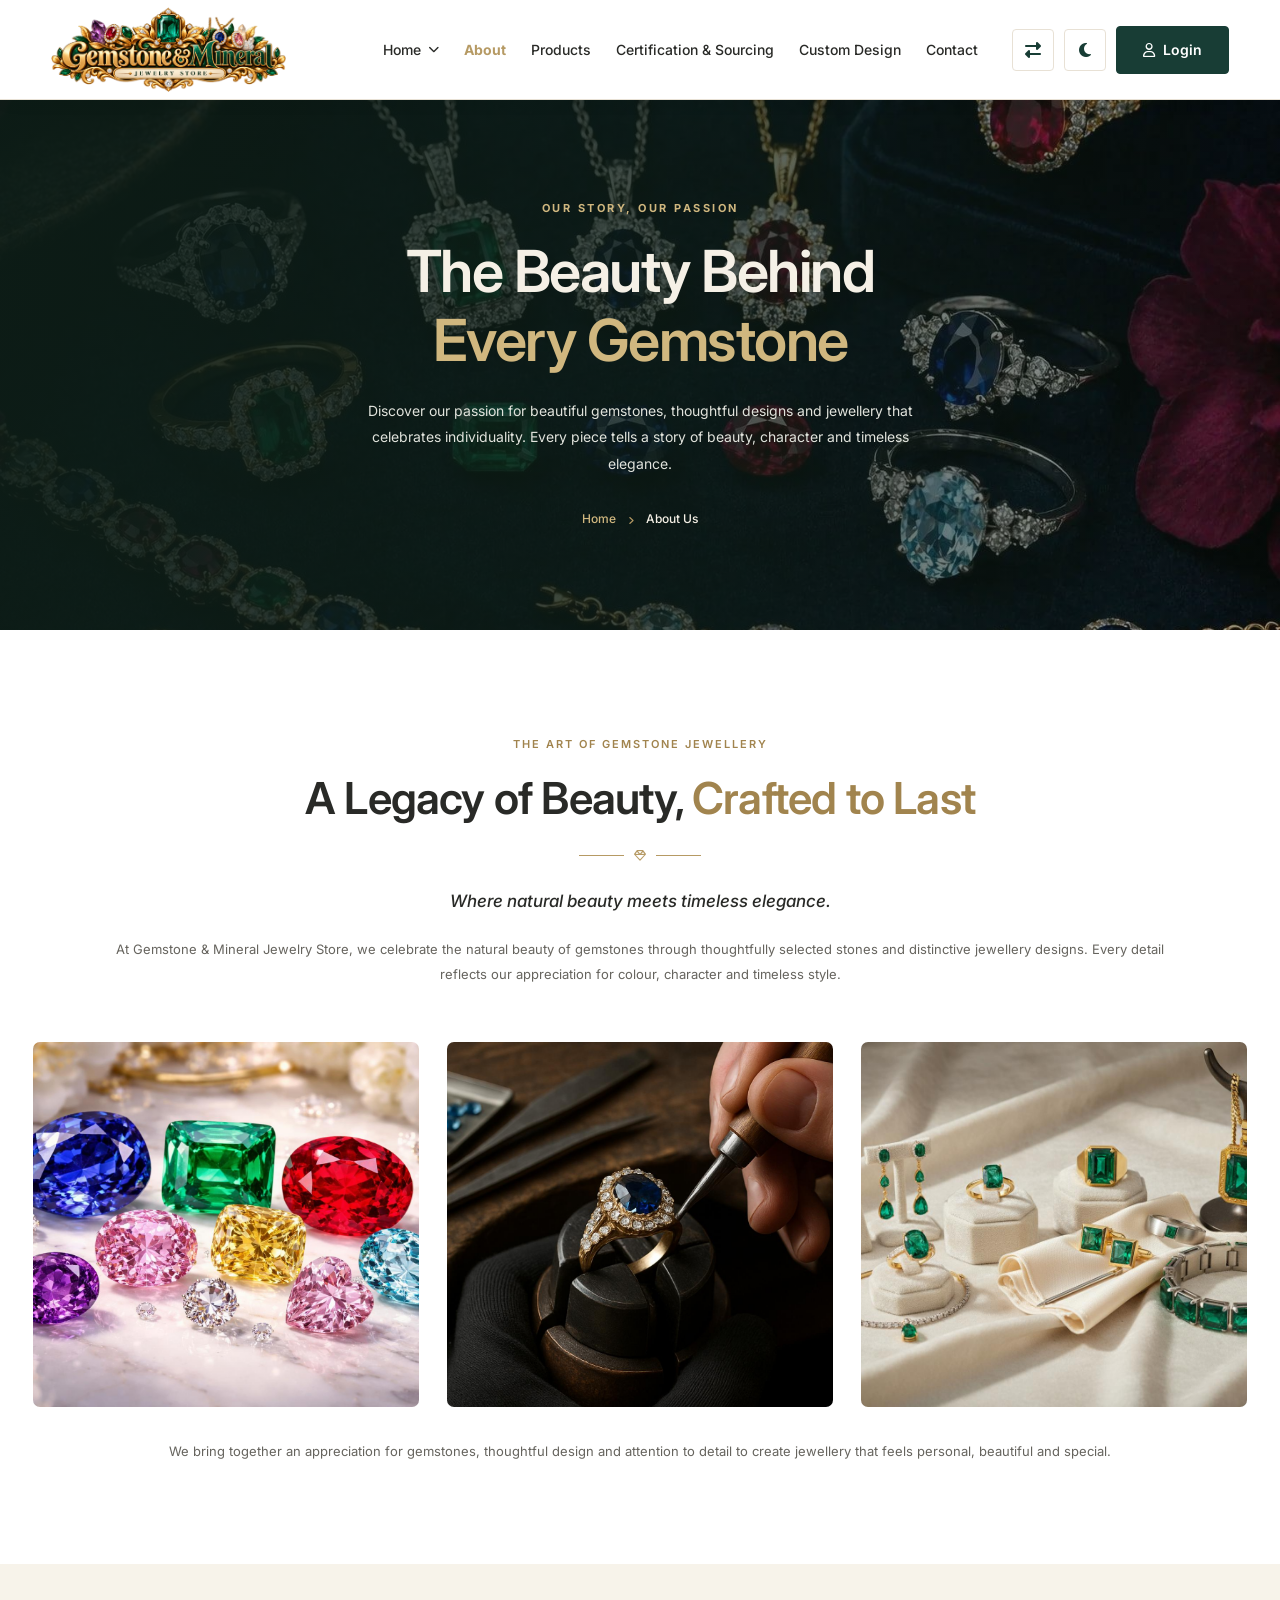
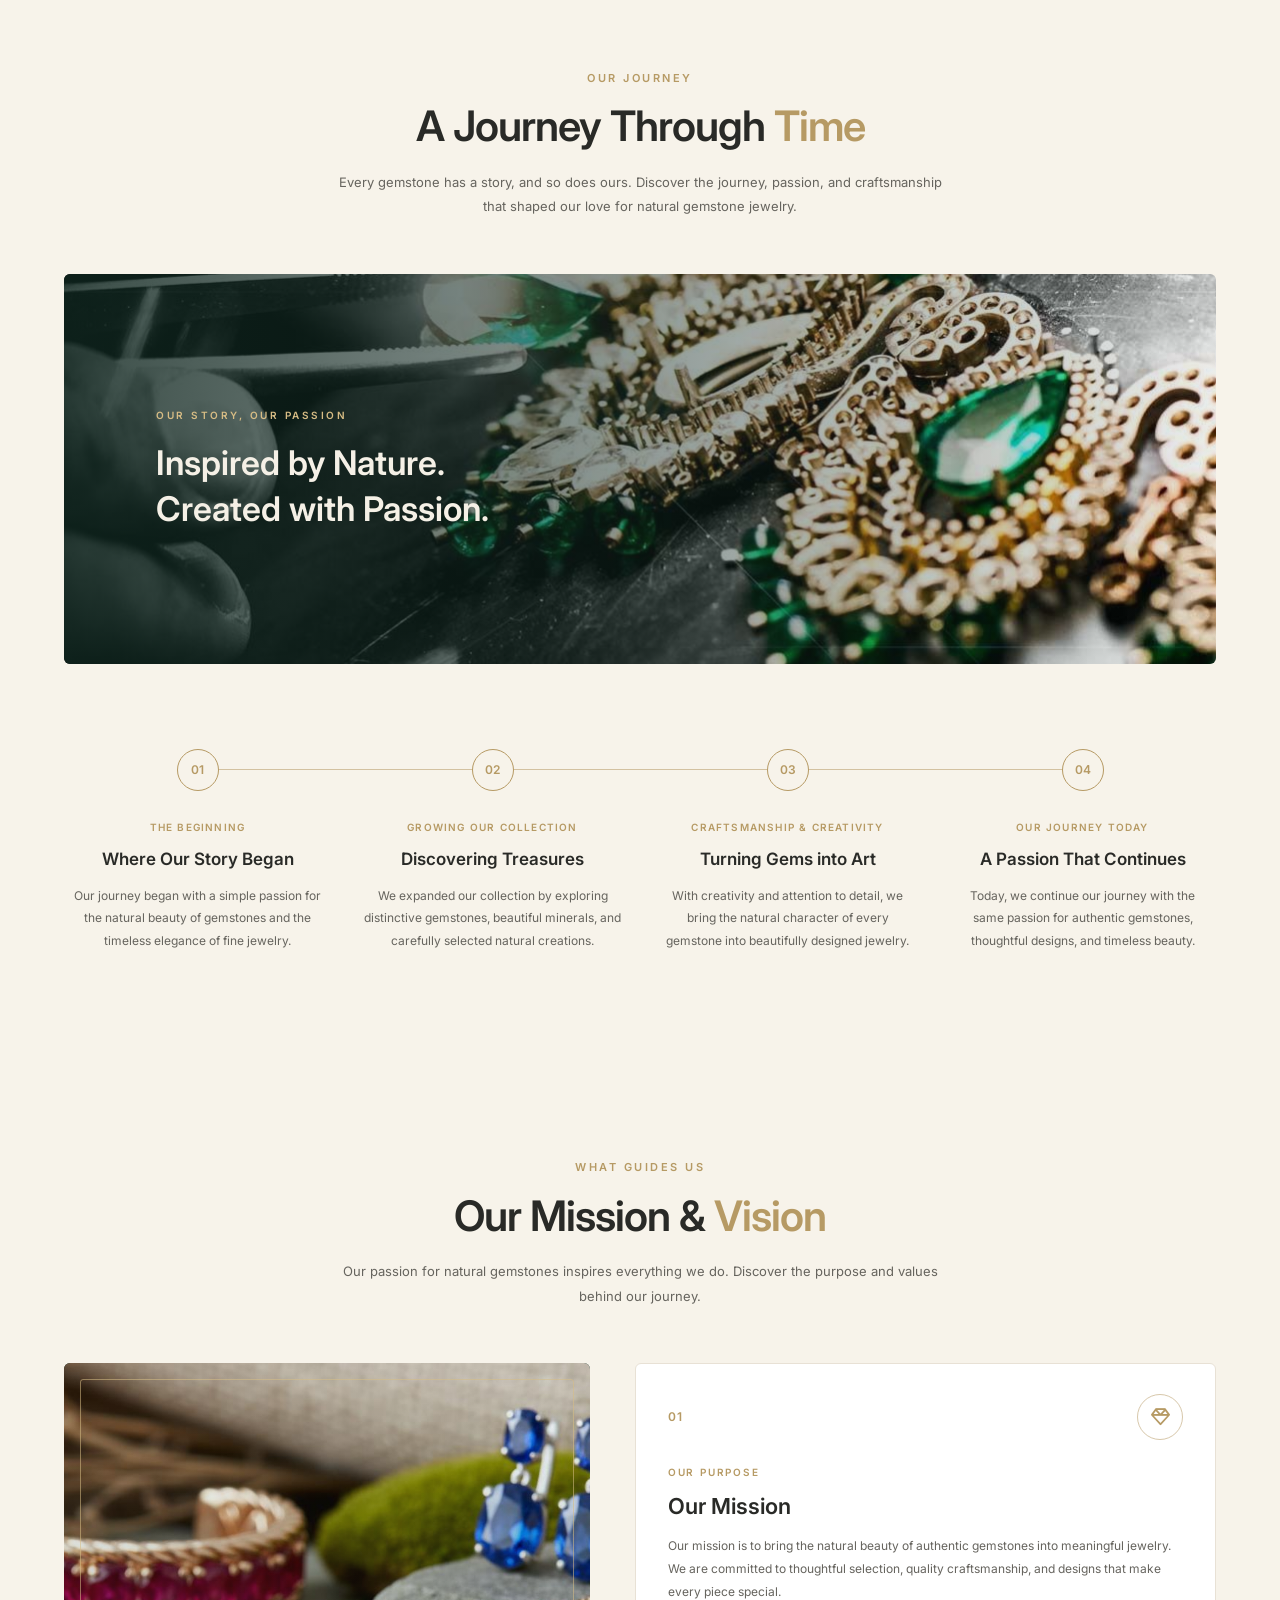
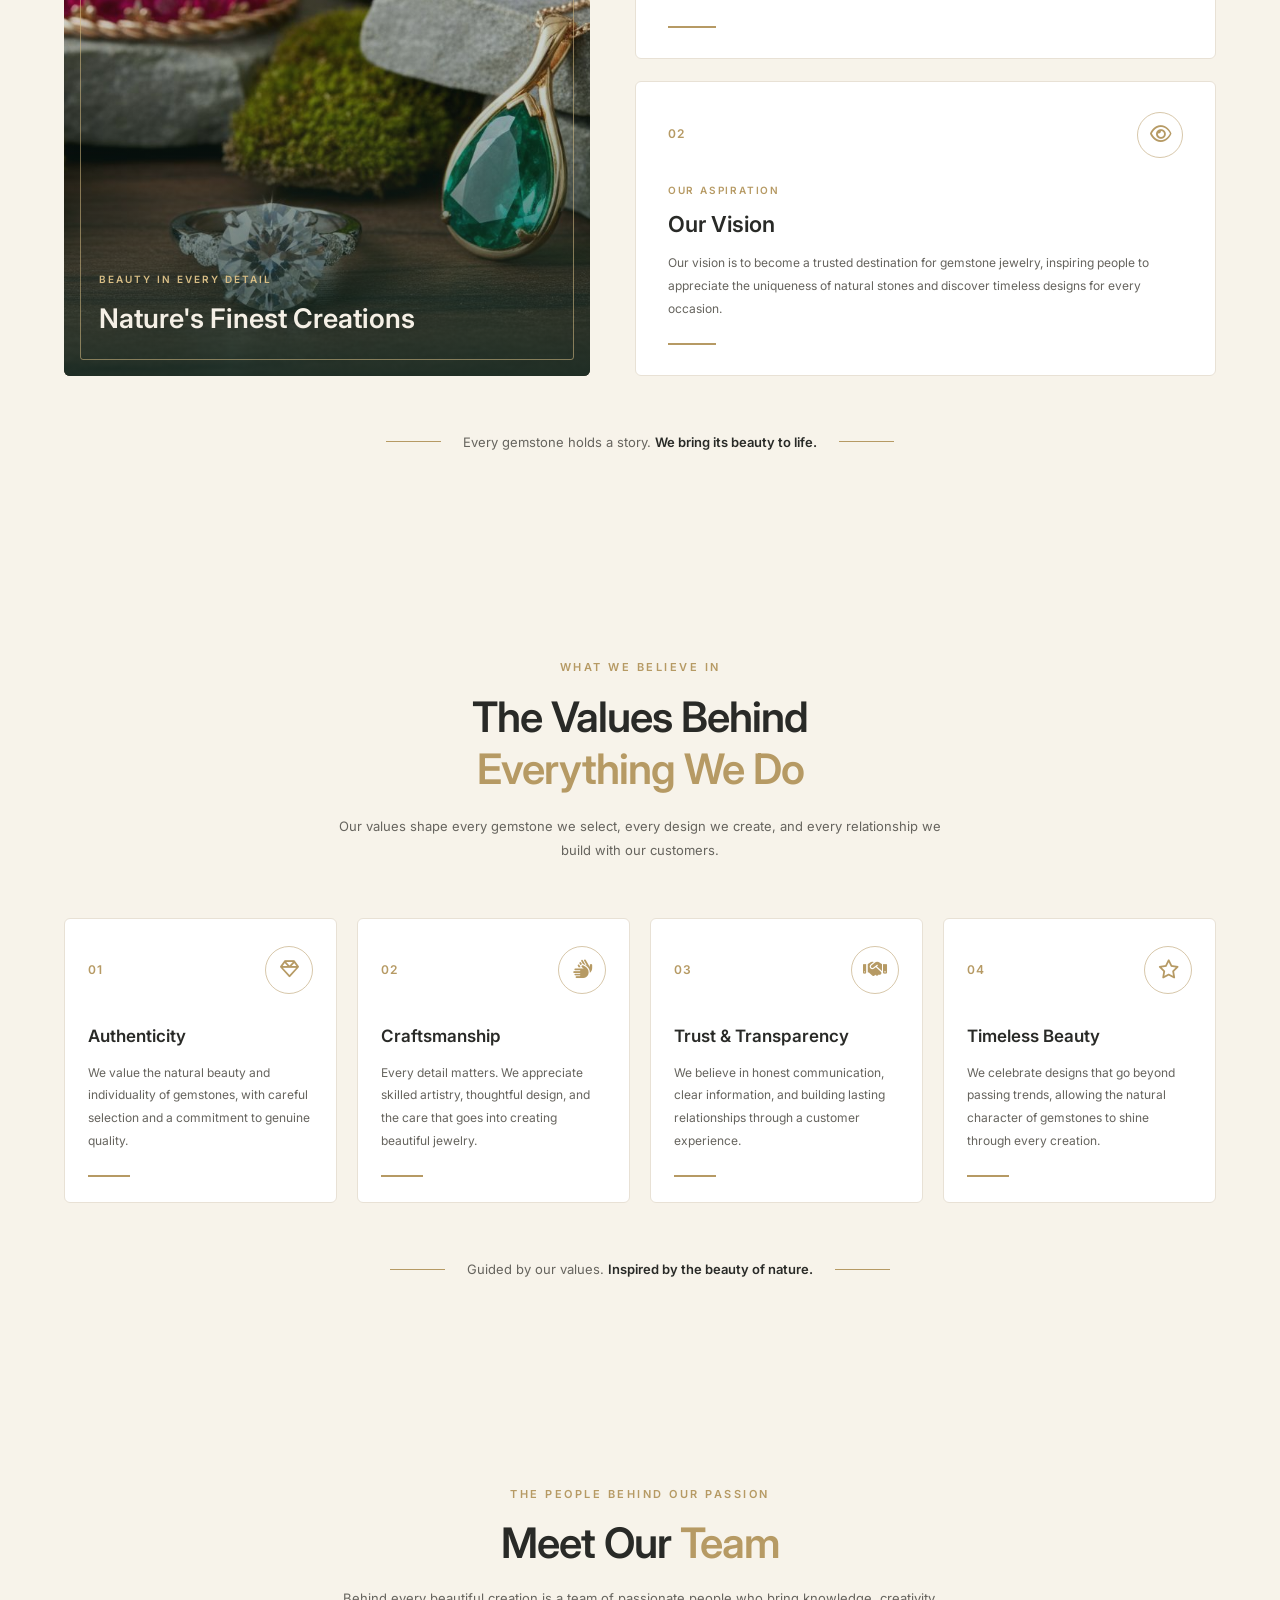
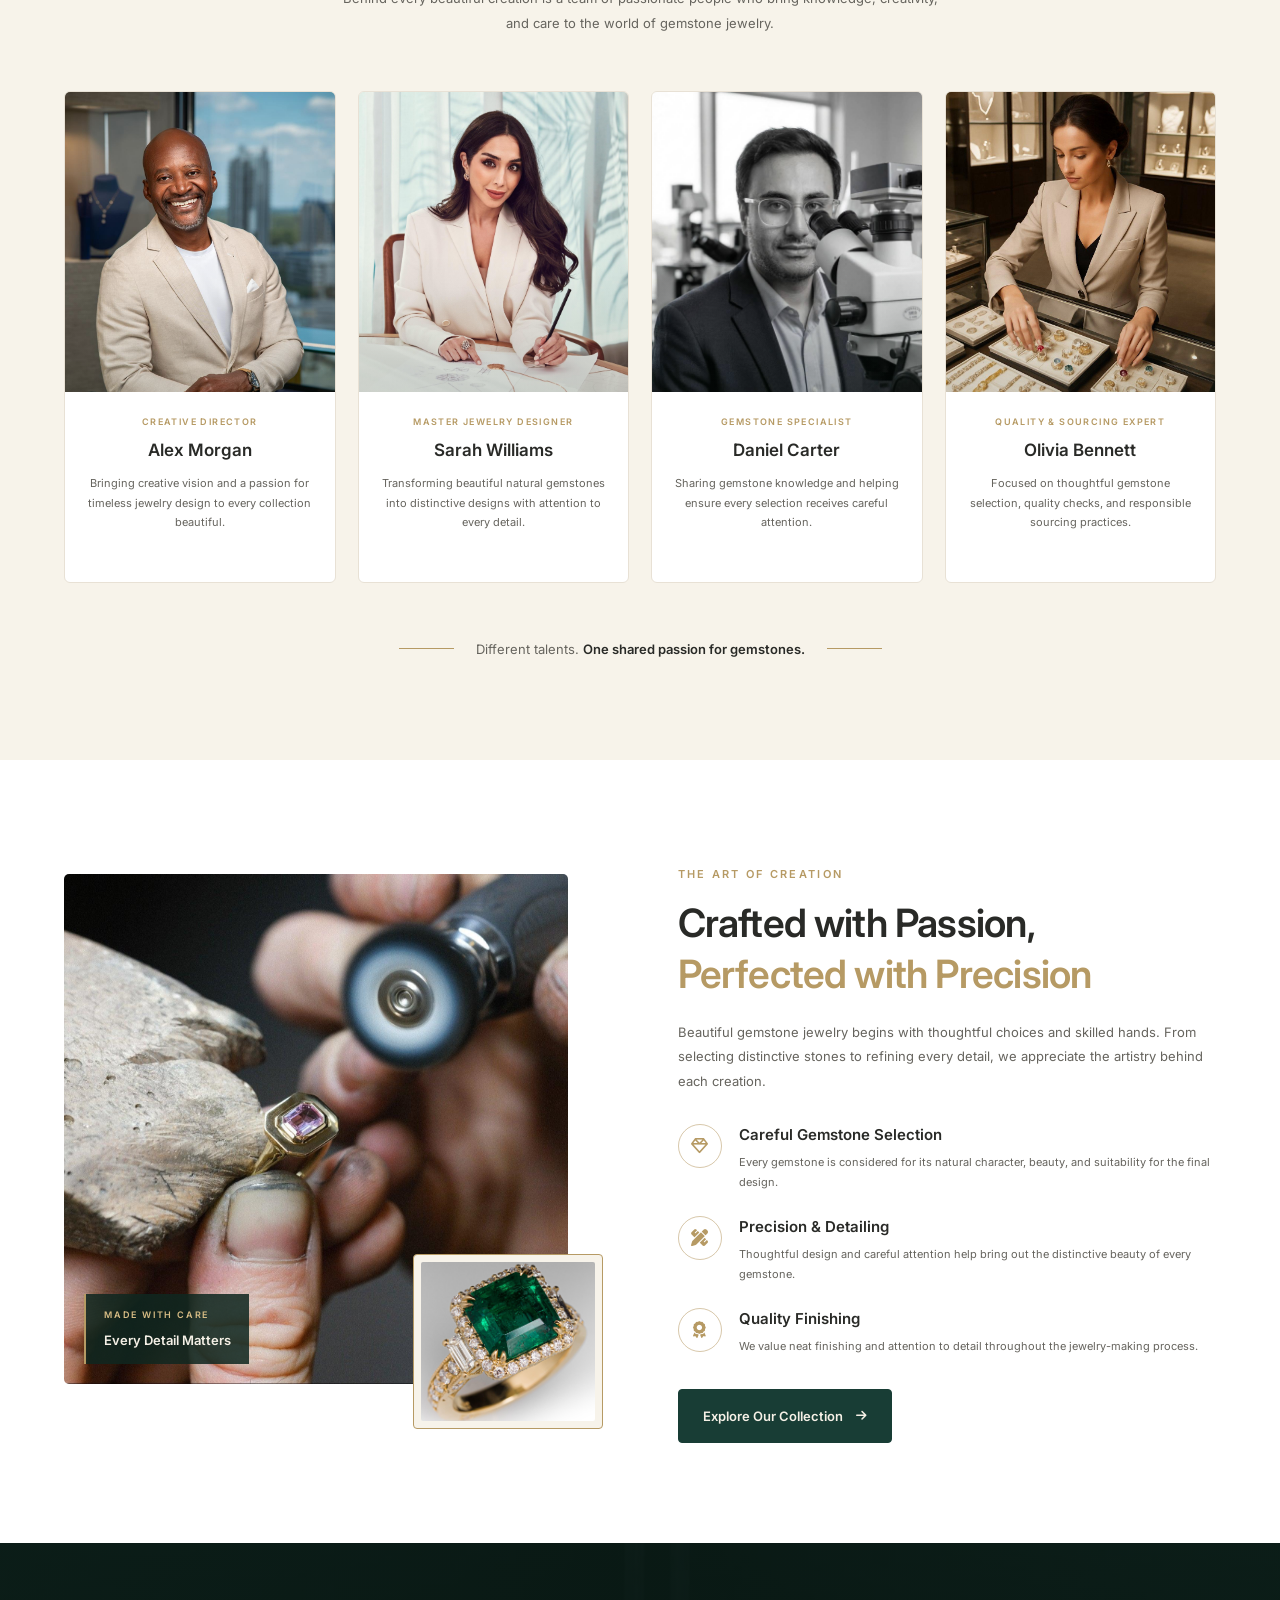
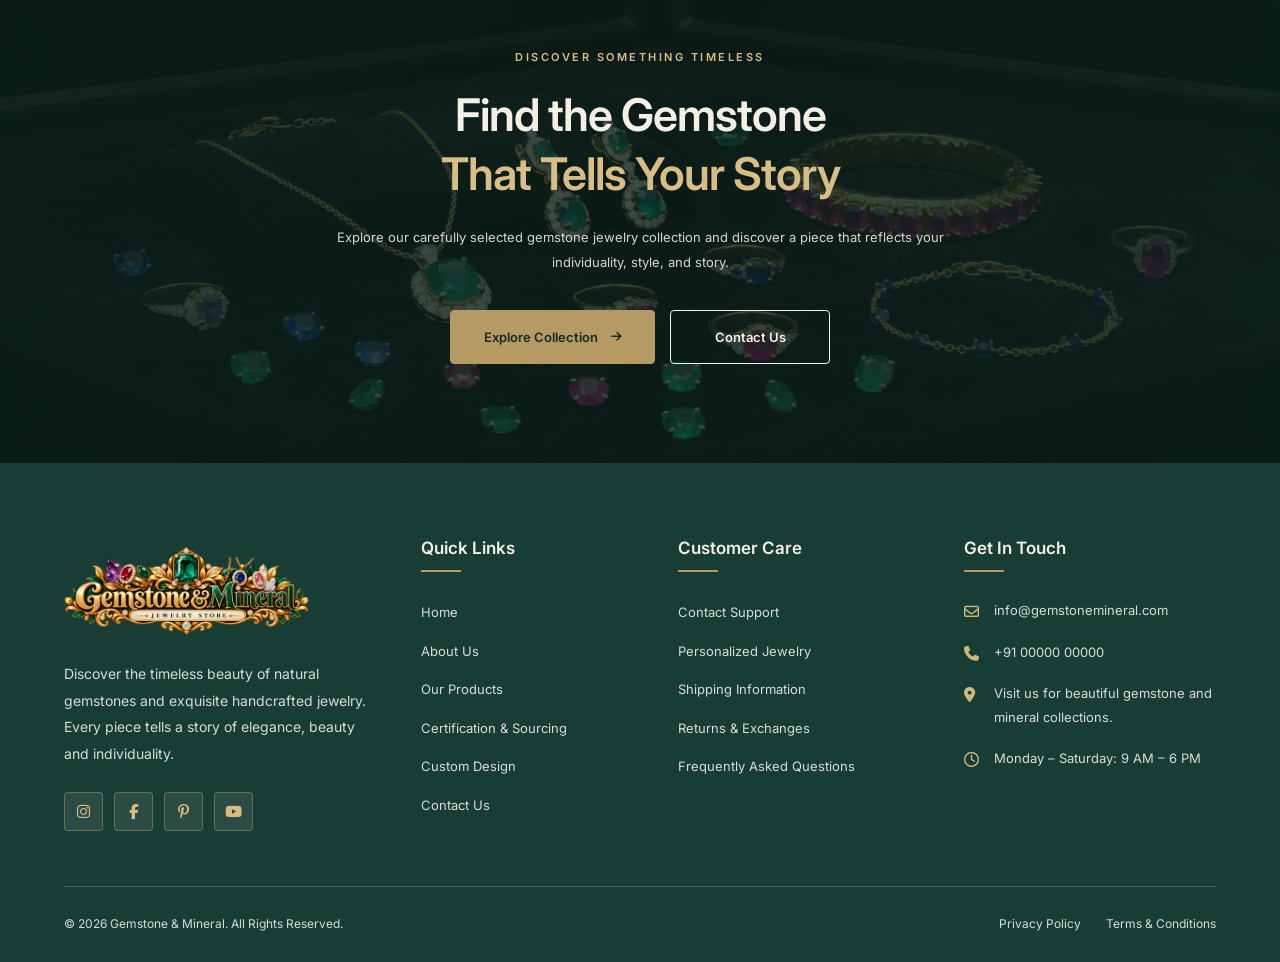
<file: about.html>
<!DOCTYPE html>
<html lang="en" dir="ltr">

<head>
    <meta charset="UTF-8">
    <meta name="viewport" content="width=device-width, initial-scale=1.0">

    <title>Gemstone & Mineral | Jewelry Store</title>
    <!-- Favicon -->

  <link rel="icon" type="image/png" href="images/logo.png">

    <meta name="description" content="Discover exquisite gemstone and mineral jewelry, handcrafted collections and custom jewelry designs.">

    <!-- GOOGLE FONTS -->
    <link rel="preconnect" href="https://fonts.googleapis.com">
    <link rel="preconnect" href="https://fonts.gstatic.com" crossorigin>

    <link href="https://fonts.googleapis.com/css2?family=Inter:wght@400;500;600;700&display=swap" rel="stylesheet">

    <!-- FONT AWESOME -->
    <link rel="stylesheet"
          href="https://cdnjs.cloudflare.com/ajax/libs/font-awesome/6.5.2/css/all.min.css">

    <!-- MAIN CSS -->
    <link rel="stylesheet" href="css/style.css">

    <!-- RESPONSIVE CSS -->
    <link rel="stylesheet" href="css/responsive.css">

</head>

<body>

    <!-- ==========================================
         GEMSTONE & MINERAL HEADER
    =========================================== -->

    <header class="gm-header" id="gmHeader">

        <div class="gm-header-container">

            <!-- LOGO -->
            <div class="gm-logo">

                <a href="index.html">

                    <img src="images/logo.png"
                         alt="Gemstone & Mineral Jewelry Store Logo">

                </a>

            </div>


            <!-- HAMBURGER MENU BUTTON -->
            <button class="gm-menu-toggle"
                    id="gmMenuToggle"
                    type="button"
                    aria-label="Open navigation menu"
                    aria-controls="gmNavigation"
                    aria-expanded="false">

                <span></span>
                <span></span>
                <span></span>

            </button>


            <!-- NAVIGATION AND HEADER ACTIONS -->
            <nav class="gm-navigation" id="gmNavigation"
                 aria-label="Main navigation">


                <!-- MAIN MENU -->
                <ul class="gm-nav-list">


                    <!-- HOME DROPDOWN -->
                    <li class="gm-nav-item gm-home-dropdown">

                        <button class="gm-nav-link gm-dropdown-toggle"
                                type="button"
                                aria-expanded="false">

                            <span>Home</span>

                            <i class="fa-solid fa-chevron-down"></i>

                        </button>


                        <ul class="gm-dropdown-menu">

                            <li>
                                <a href="index.html">Home 1</a>
                            </li>

                            <li>
                                <a href="home-2.html">Home 2</a>
                            </li>

                        </ul>

                    </li>


                    <!-- ABOUT -->
                    <li class="gm-nav-item">

                        <a href="about.html" class="gm-nav-link active">
                            About
                        </a>

                    </li>


                    <!-- PRODUCTS -->
                    <li class="gm-nav-item">

                        <a href="products.html" class="gm-nav-link">
                            Products
                        </a>

                    </li>


                    <!-- CERTIFICATION -->
                    <li class="gm-nav-item">

                        <a href="certification.html" class="gm-nav-link">
                            Certification & Sourcing
                        </a>

                    </li>


                    <!-- CUSTOM DESIGN -->
                    <li class="gm-nav-item">

                        <a href="custom-design.html" class="gm-nav-link">
                            Custom Design
                        </a>

                    </li>


                    <!-- CONTACT -->
                    <li class="gm-nav-item">

                        <a href="contact.html" class="gm-nav-link">
                            Contact
                        </a>

                    </li>


                </ul>


                <!-- HEADER RIGHT ACTIONS -->
                <div class="gm-header-actions">


                    <!-- RTL TOGGLE -->
                    <button class="gm-icon-btn"
                            id="gmRtlToggle"
                            type="button"
                            aria-label="Toggle right to left layout"
                            title="Toggle RTL">

                        <i class="fa-solid fa-right-left"></i>

                    </button>


                    <!-- DARK MODE TOGGLE -->
                    <button class="gm-icon-btn"
                            id="gmDarkToggle"
                            type="button"
                            aria-label="Toggle dark mode"
                            title="Toggle dark mode">

                        <i class="fa-solid fa-moon"></i>

                    </button>


                    <!-- LOGIN BUTTON -->
                    <a href="login.html" class="gm-login-btn">

                        <i class="fa-regular fa-user"></i>

                        <span>Login</span>

                    </a>


                </div>


            </nav>


        </div>

    </header>


    <!-- ==========================================
         MAIN CONTENT START
    =========================================== -->

    <main>

<!-- ABOUT HERO SECTION -->
<section class="gm-about-hero" id="aboutHero">

    <!-- BACKGROUND IMAGE -->
    <div class="gm-about-hero-background">
        <img
            src="images/about-hero-gemstone.jpg"
            alt="Luxury gemstone and mineral jewellery collection"
        >
    </div>

    <!-- OVERLAY -->
    <div class="gm-about-hero-overlay"></div>

    <!-- HERO CONTENT -->
    <div class="gm-about-hero-container">

        <div class="gm-about-hero-content">

            <span class="gm-about-hero-eyebrow">
                OUR STORY, OUR PASSION
            </span>

            <h1 class="gm-about-hero-title">
                The Beauty Behind
                <span>Every Gemstone</span>
            </h1>

            <p class="gm-about-hero-description">
                Discover our passion for beautiful gemstones,
                thoughtful designs and jewellery that celebrates
                individuality. Every piece tells a story of beauty,
                character and timeless elegance.
            </p>

            <div class="gm-about-breadcrumb">

                <a href="index.html">Home</a>

                <i class="fa-solid fa-angle-right"></i>

                <span>About Us</span>

            </div>

        </div>

    </div>

</section>
<!-- END ABOUT HERO SECTION -->

<!-- OUR STORY SECTION -->
<section class="gm-about-story" id="aboutStory">

    <div class="gm-about-story-container">

        <!-- SECTION HEADER -->
        <div class="gm-about-story-header">

            <span class="gm-about-story-eyebrow">
                THE ART OF GEMSTONE JEWELLERY
            </span>

            <h2 class="gm-about-story-title">
                A Legacy of Beauty,
                <span>Crafted to Last</span>
            </h2>

            <!-- GOLD DECORATIVE DIVIDER -->
            <div class="gm-about-story-divider">
                <span></span>
                <i class="fa-regular fa-gem"></i>
                <span></span>
            </div>

            <h3 class="gm-about-story-subtitle">
                Where natural beauty meets timeless elegance.
            </h3>

            <p class="gm-about-story-intro">
                At Gemstone & Mineral Jewelry Store, we celebrate the
                natural beauty of gemstones through thoughtfully
                selected stones and distinctive jewellery designs.
                Every detail reflects our appreciation for colour,
                character and timeless style.
            </p>

        </div>

        <!-- STORY IMAGE GRID -->
        <div class="gm-about-story-gallery">

            <!-- IMAGE 1 -->
            <div class="gm-about-story-image">
                <img
                    src="images/about-story-main.jpg"
                    alt="Beautiful collection of natural gemstones"
                >
            </div>

            <!-- IMAGE 2 -->
            <div class="gm-about-story-image">
                <img
                    src="images/about-story-detail.jpg"
                    alt="Jewellery artisan working on gemstone jewellery"
                >
            </div>

            <!-- IMAGE 3 -->
            <div class="gm-about-story-image">
                <img
                    src="images/about-story-craft.jpg"
                    alt="Elegant gemstone jewellery with gold details"
                >
            </div>

        </div>

        <!-- STORY CLOSING TEXT -->
        <div class="gm-about-story-footer">

            <p>
                We bring together an appreciation for gemstones,
                thoughtful design and attention to detail to create
                jewellery that feels personal, beautiful and special.
            </p>

        </div>

    </div>

</section>
<!-- END OUR STORY SECTION -->

<!-- =========================================
     ABOUT PAGE - OUR HISTORY SECTION
========================================= -->

<section class="gm-about-history" id="gmAboutHistory">

    <div class="gm-about-history-container">

        <!-- SECTION HEADER -->
        <div class="gm-about-history-header">

            <span class="gm-about-history-eyebrow">
                OUR JOURNEY
            </span>

            <h2 class="gm-about-history-title">
                A Journey Through
                <span>Time</span>
            </h2>

            <p class="gm-about-history-description">
                Every gemstone has a story, and so does ours.
                Discover the journey, passion, and craftsmanship
                that shaped our love for natural gemstone jewelry.
            </p>

        </div>


        <!-- HISTORY IMAGE -->
        <div class="gm-about-history-image">

            <img src="images/about-history-main.jpg"
                 alt="Artisan carefully crafting natural gemstone jewelry">

            <div class="gm-about-history-image-overlay"></div>

            <div class="gm-about-history-image-content">
                <span>OUR STORY, OUR PASSION</span>

                <h3>
                    Inspired by Nature.
                    <br>
                    Created with Passion.
                </h3>
            </div>

        </div>


        <!-- TIMELINE -->
        <div class="gm-about-history-timeline">

            <!-- MILESTONE 01 -->
            <article class="gm-about-history-item">

                <div class="gm-about-history-marker">
                    <span>01</span>
                </div>

                <div class="gm-about-history-content">

                    <span class="gm-about-history-period">
                        THE BEGINNING
                    </span>

                    <h3>Where Our Story Began</h3>

                    <p>
                        Our journey began with a simple passion
                        for the natural beauty of gemstones and
                        the timeless elegance of fine jewelry.
                    </p>

                </div>

            </article>


            <!-- MILESTONE 02 -->
            <article class="gm-about-history-item">

                <div class="gm-about-history-marker">
                    <span>02</span>
                </div>

                <div class="gm-about-history-content">

                    <span class="gm-about-history-period">
                        GROWING OUR COLLECTION
                    </span>

                    <h3>Discovering Treasures</h3>

                    <p>
                        We expanded our collection by exploring
                        distinctive gemstones, beautiful minerals,
                        and carefully selected natural creations.
                    </p>

                </div>

            </article>


            <!-- MILESTONE 03 -->
            <article class="gm-about-history-item">

                <div class="gm-about-history-marker">
                    <span>03</span>
                </div>

                <div class="gm-about-history-content">

                    <span class="gm-about-history-period">
                        CRAFTSMANSHIP & CREATIVITY
                    </span>

                    <h3>Turning Gems into Art</h3>

                    <p>
                        With creativity and attention to detail,
                        we bring the natural character of every
                        gemstone into beautifully designed jewelry.
                    </p>

                </div>

            </article>


            <!-- MILESTONE 04 -->
            <article class="gm-about-history-item">

                <div class="gm-about-history-marker">
                    <span>04</span>
                </div>

                <div class="gm-about-history-content">

                    <span class="gm-about-history-period">
                        OUR JOURNEY TODAY
                    </span>

                    <h3>A Passion That Continues</h3>

                    <p>
                        Today, we continue our journey with the
                        same passion for authentic gemstones,
                        thoughtful designs, and timeless beauty.
                    </p>

                </div>

            </article>

        </div>

    </div>

</section>

<!-- =========================================
     ABOUT PAGE - MISSION & VISION SECTION
========================================= -->

<section class="gm-about-purpose" id="gmAboutPurpose">

    <div class="gm-about-purpose-container">

        <!-- SECTION HEADER -->
        <div class="gm-about-purpose-header">

            <span class="gm-about-purpose-eyebrow">
                WHAT GUIDES US
            </span>

            <h2 class="gm-about-purpose-title">
                Our Mission & <span>Vision</span>
            </h2>

            <p class="gm-about-purpose-intro">
                Our passion for natural gemstones inspires everything
                we do. Discover the purpose and values behind our journey.
            </p>

        </div>


        <!-- MAIN CONTENT -->
        <div class="gm-about-purpose-content">

            <!-- LEFT IMAGE -->
            <div class="gm-about-purpose-image">

                <img src="images/about-mission-vision.jpg"
                     alt="Beautiful natural gemstones and fine jewelry craftsmanship"
                     loading="lazy">

                <div class="gm-about-purpose-image-overlay"></div>

                <div class="gm-about-purpose-image-caption">
                    <span>BEAUTY IN EVERY DETAIL</span>
                    <h3>Nature's Finest Creations</h3>
                </div>

                <!-- DECORATIVE IMAGE FRAME -->
                <div class="gm-about-purpose-image-frame"></div>

            </div>


            <!-- RIGHT CONTENT -->
            <div class="gm-about-purpose-cards">

                <!-- MISSION CARD -->
                <article class="gm-about-purpose-card">

                    <div class="gm-about-purpose-card-top">

                        <span class="gm-about-purpose-number">
                            01
                        </span>

                        <div class="gm-about-purpose-icon">
                            <i class="fa-regular fa-gem"></i>
                        </div>

                    </div>

                    <span class="gm-about-purpose-label">
                        OUR PURPOSE
                    </span>

                    <h3>Our Mission</h3>

                    <p>
                        Our mission is to bring the natural beauty of
                        authentic gemstones into meaningful jewelry.
                        We are committed to thoughtful selection,
                        quality craftsmanship, and designs that make
                        every piece special.
                    </p>

                    <div class="gm-about-purpose-card-line"></div>

                </article>


                <!-- VISION CARD -->
                <article class="gm-about-purpose-card">

                    <div class="gm-about-purpose-card-top">

                        <span class="gm-about-purpose-number">
                            02
                        </span>

                        <div class="gm-about-purpose-icon">
                            <i class="fa-regular fa-eye"></i>
                        </div>

                    </div>

                    <span class="gm-about-purpose-label">
                        OUR ASPIRATION
                    </span>

                    <h3>Our Vision</h3>

                    <p>
                        Our vision is to become a trusted destination
                        for gemstone jewelry, inspiring people to
                        appreciate the uniqueness of natural stones
                        and discover timeless designs for every occasion.
                    </p>

                    <div class="gm-about-purpose-card-line"></div>

                </article>

            </div>

        </div>


        <!-- BOTTOM BRAND STATEMENT -->
        <div class="gm-about-purpose-footer">

            <span class="gm-about-purpose-footer-line"></span>

            <p>
                Every gemstone holds a story.
                <strong>We bring its beauty to life.</strong>
            </p>

            <span class="gm-about-purpose-footer-line"></span>

        </div>

    </div>

</section>

<!-- =========================================
     ABOUT PAGE - OUR CORE VALUES
========================================= -->

<section class="gm-about-values" id="gmAboutValues">

    <div class="gm-about-values-container">

        <!-- SECTION HEADER -->
        <div class="gm-about-values-header">

            <span class="gm-about-values-eyebrow">
                WHAT WE BELIEVE IN
            </span>

            <h2 class="gm-about-values-title">
                The Values Behind
                <span>Everything We Do</span>
            </h2>

            <p class="gm-about-values-description">
                Our values shape every gemstone we select,
                every design we create, and every relationship
                we build with our customers.
            </p>

        </div>


        <!-- VALUES GRID -->
        <div class="gm-about-values-grid">

            <!-- VALUE 01 -->
            <article class="gm-about-values-card">

                <div class="gm-about-values-card-top">

                    <span class="gm-about-values-number">01</span>

                    <div class="gm-about-values-icon">
                        <i class="fa-regular fa-gem"></i>
                    </div>

                </div>

                <h3>Authenticity</h3>

                <p>
                    We value the natural beauty and individuality
                    of gemstones, with careful selection and
                    a commitment to genuine quality.
                </p>

                <span class="gm-about-values-card-line"></span>

            </article>


            <!-- VALUE 02 -->
            <article class="gm-about-values-card">

                <div class="gm-about-values-card-top">

                    <span class="gm-about-values-number">02</span>

                    <div class="gm-about-values-icon">
                        <i class="fa-solid fa-hands"></i>
                    </div>

                </div>

                <h3>Craftsmanship</h3>

                <p>
                    Every detail matters. We appreciate skilled
                    artistry, thoughtful design, and the care
                    that goes into creating beautiful jewelry.
                </p>

                <span class="gm-about-values-card-line"></span>

            </article>


            <!-- VALUE 03 -->
            <article class="gm-about-values-card">

                <div class="gm-about-values-card-top">

                    <span class="gm-about-values-number">03</span>

                    <div class="gm-about-values-icon">
                        <i class="fa-solid fa-handshake"></i>
                    </div>

                </div>

                <h3>Trust & Transparency</h3>

                <p>
                    We believe in honest communication, clear
                    information, and building lasting relationships
                    through a customer experience.
                </p>

                <span class="gm-about-values-card-line"></span>

            </article>


            <!-- VALUE 04 -->
            <article class="gm-about-values-card">

                <div class="gm-about-values-card-top">

                    <span class="gm-about-values-number">04</span>

                    <div class="gm-about-values-icon">
                        <i class="fa-regular fa-star"></i>
                    </div>

                </div>

                <h3>Timeless Beauty</h3>

                <p>
                    We celebrate designs that go beyond passing
                    trends, allowing the natural character of
                    gemstones to shine through every creation.
                </p>

                <span class="gm-about-values-card-line"></span>

            </article>

        </div>


        <!-- BOTTOM STATEMENT -->
        <div class="gm-about-values-footer">

            <span class="gm-about-values-footer-line"></span>

            <p>
                Guided by our values.
                <strong>Inspired by the beauty of nature.</strong>
            </p>

            <span class="gm-about-values-footer-line"></span>

        </div>

    </div>

</section>

<!-- =========================================
     ABOUT PAGE - MEET OUR TEAM
========================================= -->

<section class="gm-about-team" id="gmAboutTeam">

    <div class="gm-about-team-container">

        <!-- SECTION HEADER -->
        <div class="gm-about-team-header">

            <span class="gm-about-team-eyebrow">
                THE PEOPLE BEHIND OUR PASSION
            </span>

            <h2 class="gm-about-team-title">
                Meet Our <span>Team</span>
            </h2>

            <p class="gm-about-team-description">
                Behind every beautiful creation is a team of
                passionate people who bring knowledge, creativity,
                and care to the world of gemstone jewelry.
            </p>

        </div>


        <!-- TEAM GRID -->
        <div class="gm-about-team-grid">

            <!-- TEAM MEMBER 01 -->
            <article class="gm-about-team-card">

                <div class="gm-about-team-image">

                    <img src="images/team-creative-director.jpg"
                         alt="Creative director of the gemstone jewelry store"
                         loading="lazy">

                    <div class="gm-about-team-image-overlay"></div>

                </div>

                <div class="gm-about-team-info">

                    <span class="gm-about-team-role">
                        CREATIVE DIRECTOR
                    </span>

                    <h3>Alex Morgan</h3>

                    <p>
                        Bringing creative vision and a passion
                        for timeless jewelry design to every
                        collection beautiful.
                    </p>

                </div>

            </article>


            <!-- TEAM MEMBER 02 -->
            <article class="gm-about-team-card">

                <div class="gm-about-team-image">

                    <img src="images/team-jewelry-designer.jpg"
                         alt="Jewelry designer creating gemstone jewelry"
                         loading="lazy">

                    <div class="gm-about-team-image-overlay"></div>

                </div>

                <div class="gm-about-team-info">

                    <span class="gm-about-team-role">
                        MASTER JEWELRY DESIGNER
                    </span>

                    <h3>Sarah Williams</h3>

                    <p>
                        Transforming beautiful natural gemstones
                        into distinctive designs with attention
                        to every detail.
                    </p>

                </div>

            </article>


            <!-- TEAM MEMBER 03 -->
            <article class="gm-about-team-card">

                <div class="gm-about-team-image">

                    <img src="images/team-gemstone-specialist.jpg"
                         alt="Gemstone specialist examining natural gemstones"
                         loading="lazy">

                    <div class="gm-about-team-image-overlay"></div>

                </div>

                <div class="gm-about-team-info">

                    <span class="gm-about-team-role">
                        GEMSTONE SPECIALIST
                    </span>

                    <h3>Daniel Carter</h3>

                    <p>
                        Sharing gemstone knowledge and helping
                        ensure every selection receives careful
                        attention.
                    </p>

                </div>

            </article>


            <!-- TEAM MEMBER 04 -->
            <article class="gm-about-team-card">

                <div class="gm-about-team-image">

                    <img src="images/team-quality-expert.jpg"
                         alt="Quality and sourcing expert inspecting gemstone jewelry"
                         loading="lazy">

                    <div class="gm-about-team-image-overlay"></div>

                </div>

                <div class="gm-about-team-info">

                    <span class="gm-about-team-role">
                        QUALITY & SOURCING EXPERT
                    </span>

                    <h3>Olivia Bennett</h3>

                    <p>
                        Focused on thoughtful gemstone selection,
                        quality checks, and responsible sourcing
                        practices.
                    </p>

                </div>

            </article>

        </div>


        <!-- BOTTOM STATEMENT -->
        <div class="gm-about-team-footer">

            <span class="gm-about-team-footer-line"></span>

            <p>
                Different talents.
                <strong>One shared passion for gemstones.</strong>
            </p>

            <span class="gm-about-team-footer-line"></span>

        </div>

    </div>

</section>

<!-- =========================================
     ABOUT PAGE - OUR CRAFTSMANSHIP
========================================= -->

<section class="gm-about-craft" id="gmAboutCraft">

    <div class="gm-about-craft-container">

        <!-- LEFT IMAGE AREA -->
        <div class="gm-about-craft-visual">

            <div class="gm-about-craft-image">

                <img src="images/about-craftsmanship-main.jpg"
                     alt="Artisan carefully setting a natural gemstone into a jewelry piece"
                     loading="lazy">

            </div>

            <!-- SMALL DETAIL IMAGE -->
            <div class="gm-about-craft-detail">

                <img src="images/about-craftsmanship-detail.jpg"
                     alt="Close-up of gemstone jewelry finishing details"
                     loading="lazy">

            </div>

            <!-- IMAGE LABEL -->
            <div class="gm-about-craft-image-label">
                <span>MADE WITH CARE</span>
                <strong>Every Detail Matters</strong>
            </div>

        </div>


        <!-- RIGHT CONTENT AREA -->
        <div class="gm-about-craft-content">

            <span class="gm-about-craft-eyebrow">
                THE ART OF CREATION
            </span>

            <h2 class="gm-about-craft-title">
                Crafted with Passion,
                <span>Perfected with Precision</span>
            </h2>

            <p class="gm-about-craft-description">
                Beautiful gemstone jewelry begins with thoughtful
                choices and skilled hands. From selecting distinctive
                stones to refining every detail, we appreciate the
                artistry behind each creation.
            </p>


            <!-- CRAFT FEATURES -->
            <div class="gm-about-craft-features">

                <!-- FEATURE 01 -->
                <div class="gm-about-craft-feature">

                    <div class="gm-about-craft-feature-icon">
                        <i class="fa-regular fa-gem"></i>
                    </div>

                    <div class="gm-about-craft-feature-info">

                        <h3>Careful Gemstone Selection</h3>

                        <p>
                            Every gemstone is considered for its
                            natural character, beauty, and suitability
                            for the final design.
                        </p>

                    </div>

                </div>


                <!-- FEATURE 02 -->
                <div class="gm-about-craft-feature">

                    <div class="gm-about-craft-feature-icon">
                        <i class="fa-solid fa-pen-ruler"></i>
                    </div>

                    <div class="gm-about-craft-feature-info">

                        <h3>Precision & Detailing</h3>

                        <p>
                            Thoughtful design and careful attention
                            help bring out the distinctive beauty
                            of every gemstone.
                        </p>

                    </div>

                </div>


                <!-- FEATURE 03 -->
                <div class="gm-about-craft-feature">

                    <div class="gm-about-craft-feature-icon">
                        <i class="fa-solid fa-award"></i>
                    </div>

                    <div class="gm-about-craft-feature-info">

                        <h3>Quality Finishing</h3>

                        <p>
                            We value neat finishing and attention
                            to detail throughout the jewelry-making
                            process.
                        </p>

                    </div>

                </div>

            </div>


            <!-- CTA BUTTON -->
            <a href="products.html" class="gm-about-craft-button">
                Explore Our Collection
                <i class="fa-solid fa-arrow-right"></i>
            </a>

        </div>

    </div>

</section>

<!-- =========================================
     ABOUT PAGE - FINAL CTA BANNER
========================================= -->

<section class="gm-about-cta" id="gmAboutCta">

    <!-- BACKGROUND IMAGE -->
    <div class="gm-about-cta-background">

        <img src="images/about-final-cta.jpg"
             alt="Luxury emerald gemstone jewelry collection"
             loading="lazy">

    </div>

    <!-- DARK OVERLAY -->
    <div class="gm-about-cta-overlay"></div>


    <!-- CTA CONTENT -->
    <div class="gm-about-cta-container">

        <span class="gm-about-cta-eyebrow">
            DISCOVER SOMETHING TIMELESS
        </span>

        <h2 class="gm-about-cta-title">
            Find the Gemstone
            <span>That Tells Your Story</span>
        </h2>

        <p class="gm-about-cta-description">
            Explore our carefully selected gemstone jewelry
            collection and discover a piece that reflects
            your individuality, style, and story.
        </p>


        <!-- CTA BUTTONS -->
        <div class="gm-about-cta-buttons">

            <a href="products.html" class="gm-about-cta-primary">
                Explore Collection
                <i class="fa-solid fa-arrow-right"></i>
            </a>

            <a href="contact.html" class="gm-about-cta-secondary">
                Contact Us
            </a>

        </div>

    </div>

</section>

    </main>


    <!-- ==========================================
         FOOTER START
    =========================================== -->

    
<!-- ==========================================
     GEMSTONE & MINERAL FOOTER
=========================================== -->

<footer class="gm-footer">

    <div class="gm-footer-container">

        <!-- FOOTER MAIN CONTENT -->
        <div class="gm-footer-main">

            <!-- BRAND COLUMN -->
            <div class="gm-footer-brand">

                <a href="index.html" class="gm-footer-logo">
                    <img src="images/logo.png"
                         alt="Gemstone & Mineral Jewelry Store">
                </a>

                <p class="gm-footer-description">
                    Discover the timeless beauty of natural gemstones
                    and exquisite handcrafted jewelry. Every piece
                    tells a story of elegance, beauty and individuality.
                </p>

                <!-- SOCIAL ICONS -->
                <div class="gm-footer-social">

                    <a href="#" aria-label="Instagram">
                        <i class="fa-brands fa-instagram"></i>
                    </a>

                    <a href="#" aria-label="Facebook">
                        <i class="fa-brands fa-facebook-f"></i>
                    </a>

                    <a href="#" aria-label="Pinterest">
                        <i class="fa-brands fa-pinterest-p"></i>
                    </a>

                    <a href="#" aria-label="YouTube">
                        <i class="fa-brands fa-youtube"></i>
                    </a>

                </div>

            </div>


            <!-- QUICK LINKS -->
            <div class="gm-footer-column">

                <h3 class="gm-footer-title">Quick Links</h3>

                <ul class="gm-footer-links">

                    <li><a href="index.html">Home</a></li>

                    <li><a href="about.html">About Us</a></li>

                    <li><a href="products.html">Our Products</a></li>

                    <li><a href="certification.html">
                        Certification & Sourcing
                    </a></li>

                    <li><a href="custom-design.html">
                        Custom Design
                    </a></li>

                    <li><a href="contact.html">Contact Us</a></li>

                </ul>

            </div>


            <!-- CUSTOMER SERVICES -->
            <div class="gm-footer-column">

                <h3 class="gm-footer-title">Customer Care</h3>

                <ul class="gm-footer-links">

                    <li><a href="contact.html">Contact Support</a></li>

                    <li><a href="custom-design.html">
                        Personalized Jewelry
                    </a></li>

                    <li><a href="shipping.html">Shipping Information</a></li>

                    <li><a href="returns.html">Returns & Exchanges</a></li>

                    <li><a href="faq.html">Frequently Asked Questions</a></li>

                </ul>

            </div>


            <!-- CONTACT INFORMATION -->
            <div class="gm-footer-column gm-footer-contact">

                <h3 class="gm-footer-title">Get In Touch</h3>

                <ul class="gm-footer-contact-list">

                    <li>
                        <i class="fa-regular fa-envelope"></i>
                        <a href="mailto:info@gemstonemineral.com">
                            info@gemstonemineral.com
                        </a>
                    </li>

                    <li>
                        <i class="fa-solid fa-phone"></i>
                        <a href="tel:+910000000000">
                            +91 00000 00000
                        </a>
                    </li>

                    <li>
                        <i class="fa-solid fa-location-dot"></i>
                        <span>
                            Visit us for beautiful gemstone
                            and mineral collections.
                        </span>
                    </li>

                    <li>
                        <i class="fa-regular fa-clock"></i>
                        <span>Monday – Saturday: 9 AM – 6 PM</span>
                    </li>

                </ul>

            </div>

        </div>


        <!-- FOOTER DIVIDER -->
        <div class="gm-footer-divider"></div>


        <!-- FOOTER BOTTOM -->
        <div class="gm-footer-bottom">

            <p class="gm-footer-copyright">
                © 2026 Gemstone & Mineral. All Rights Reserved.
            </p>

            <div class="gm-footer-legal">

                <a href="privacy-policy.html">Privacy Policy</a>

                <a href="terms.html">Terms & Conditions</a>

            </div>

        </div>

    </div>

</footer>

<!-- END GEMSTONE & MINERAL FOOTER -->


<!-- SCROLL TO TOP BUTTON -->
<button class="gm-scroll-top" id="gmScrollTop"
        type="button" aria-label="Scroll to top">

    <i class="fa-solid fa-arrow-up"></i>

</button>
    <!-- JAVASCRIPT -->
    <script src="js/script.js"></script>

</body>

</html>
</file>
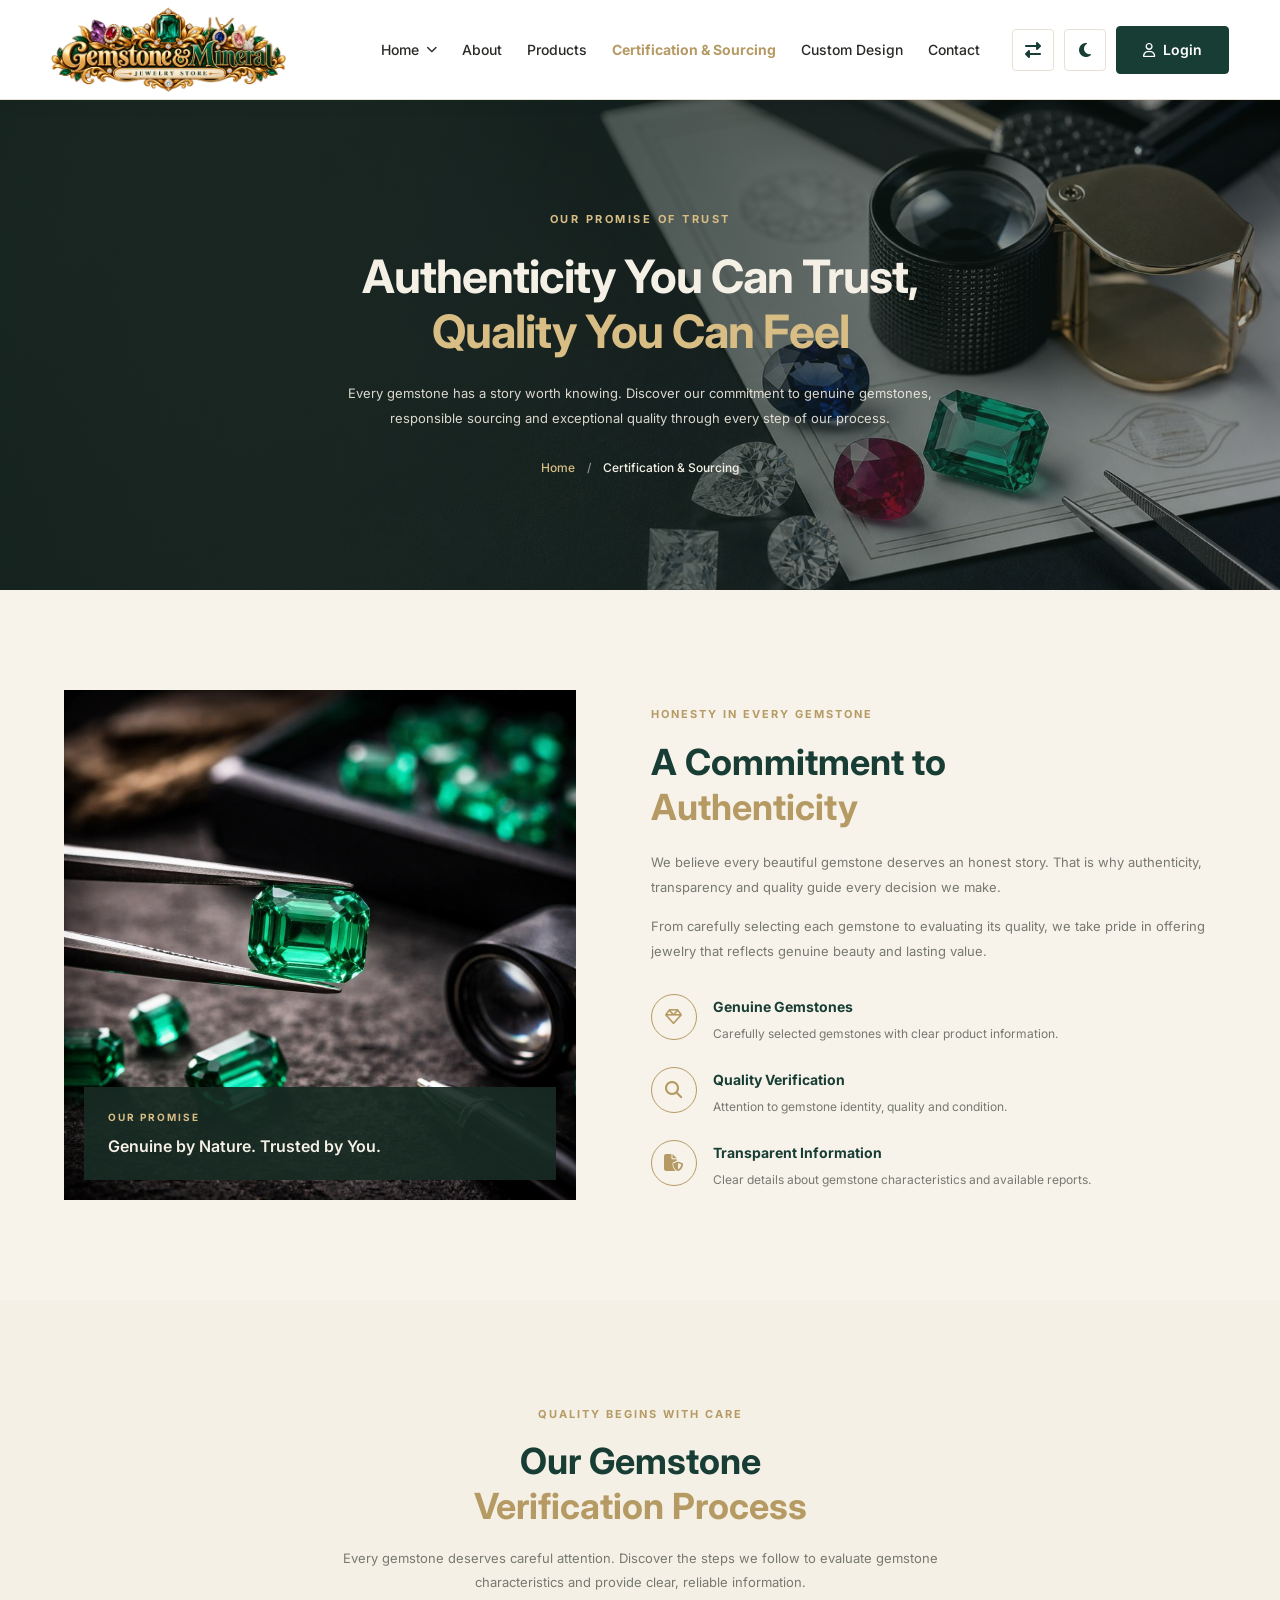
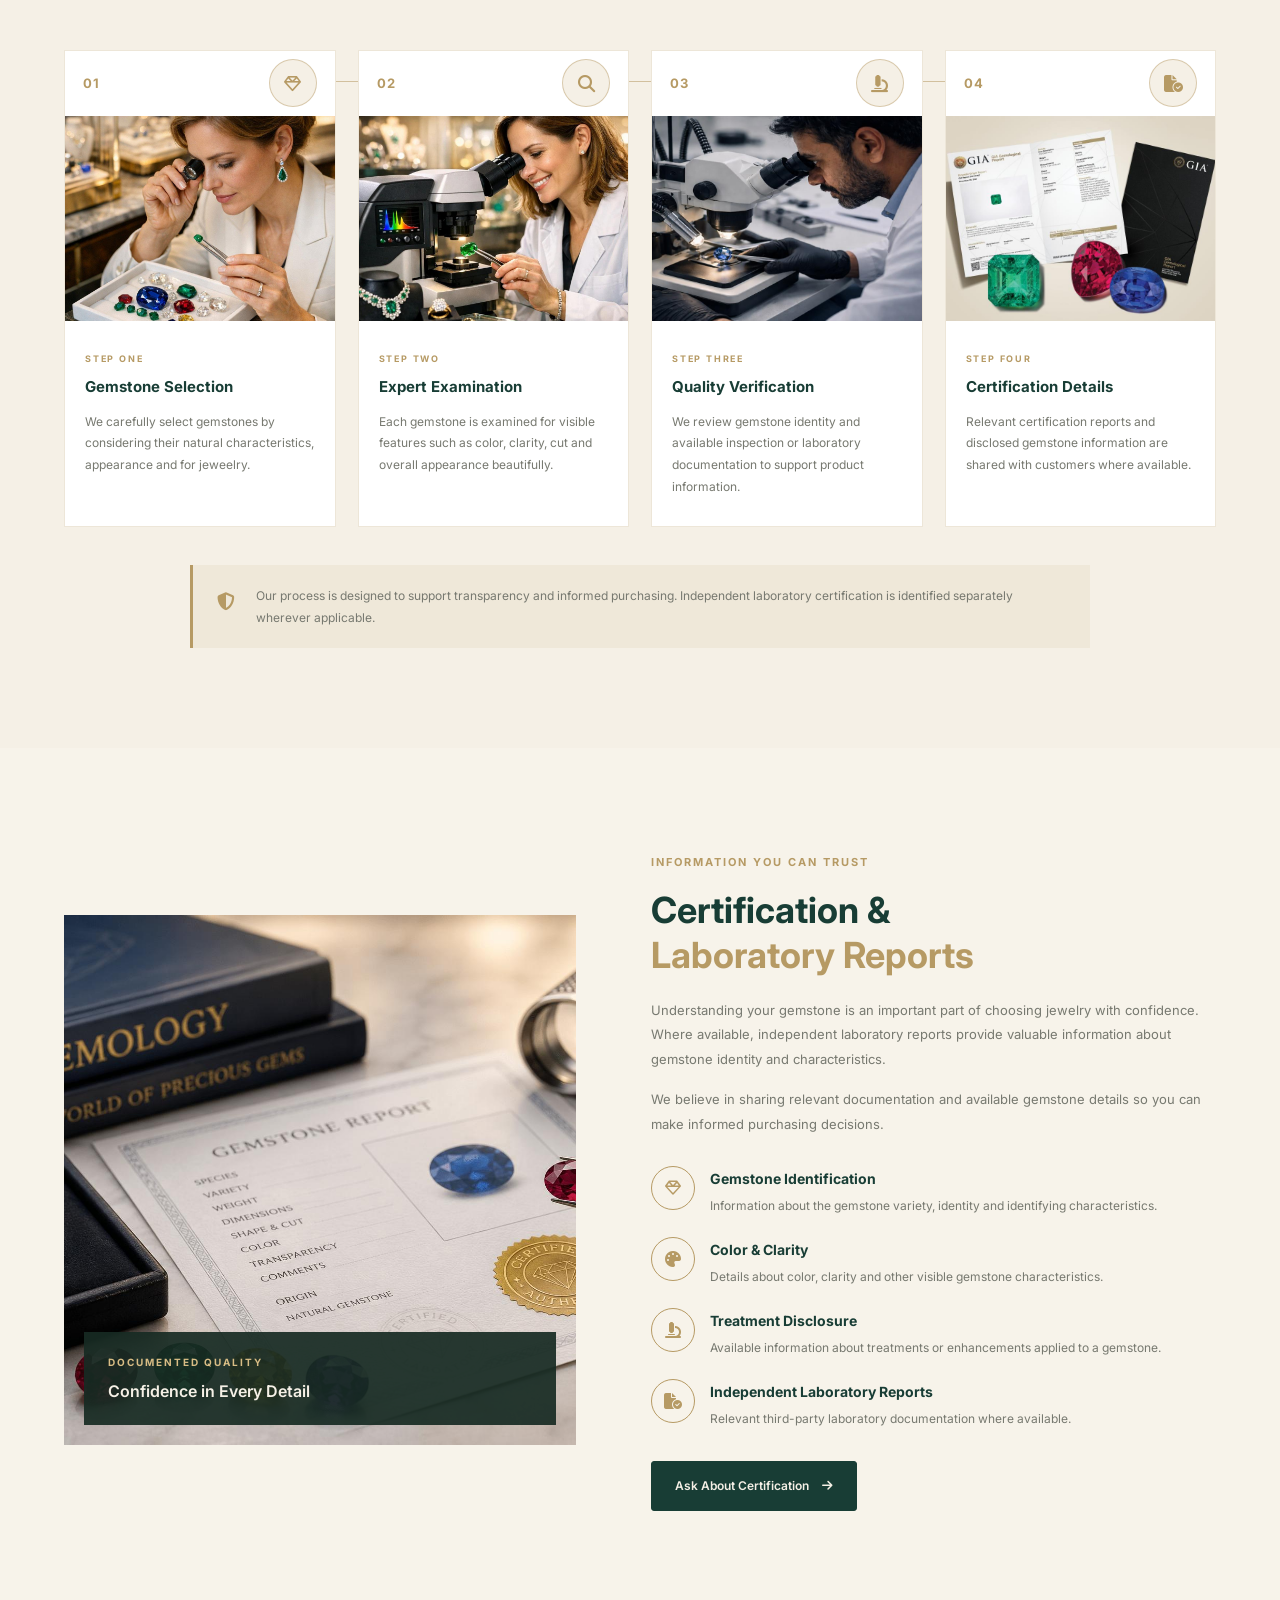
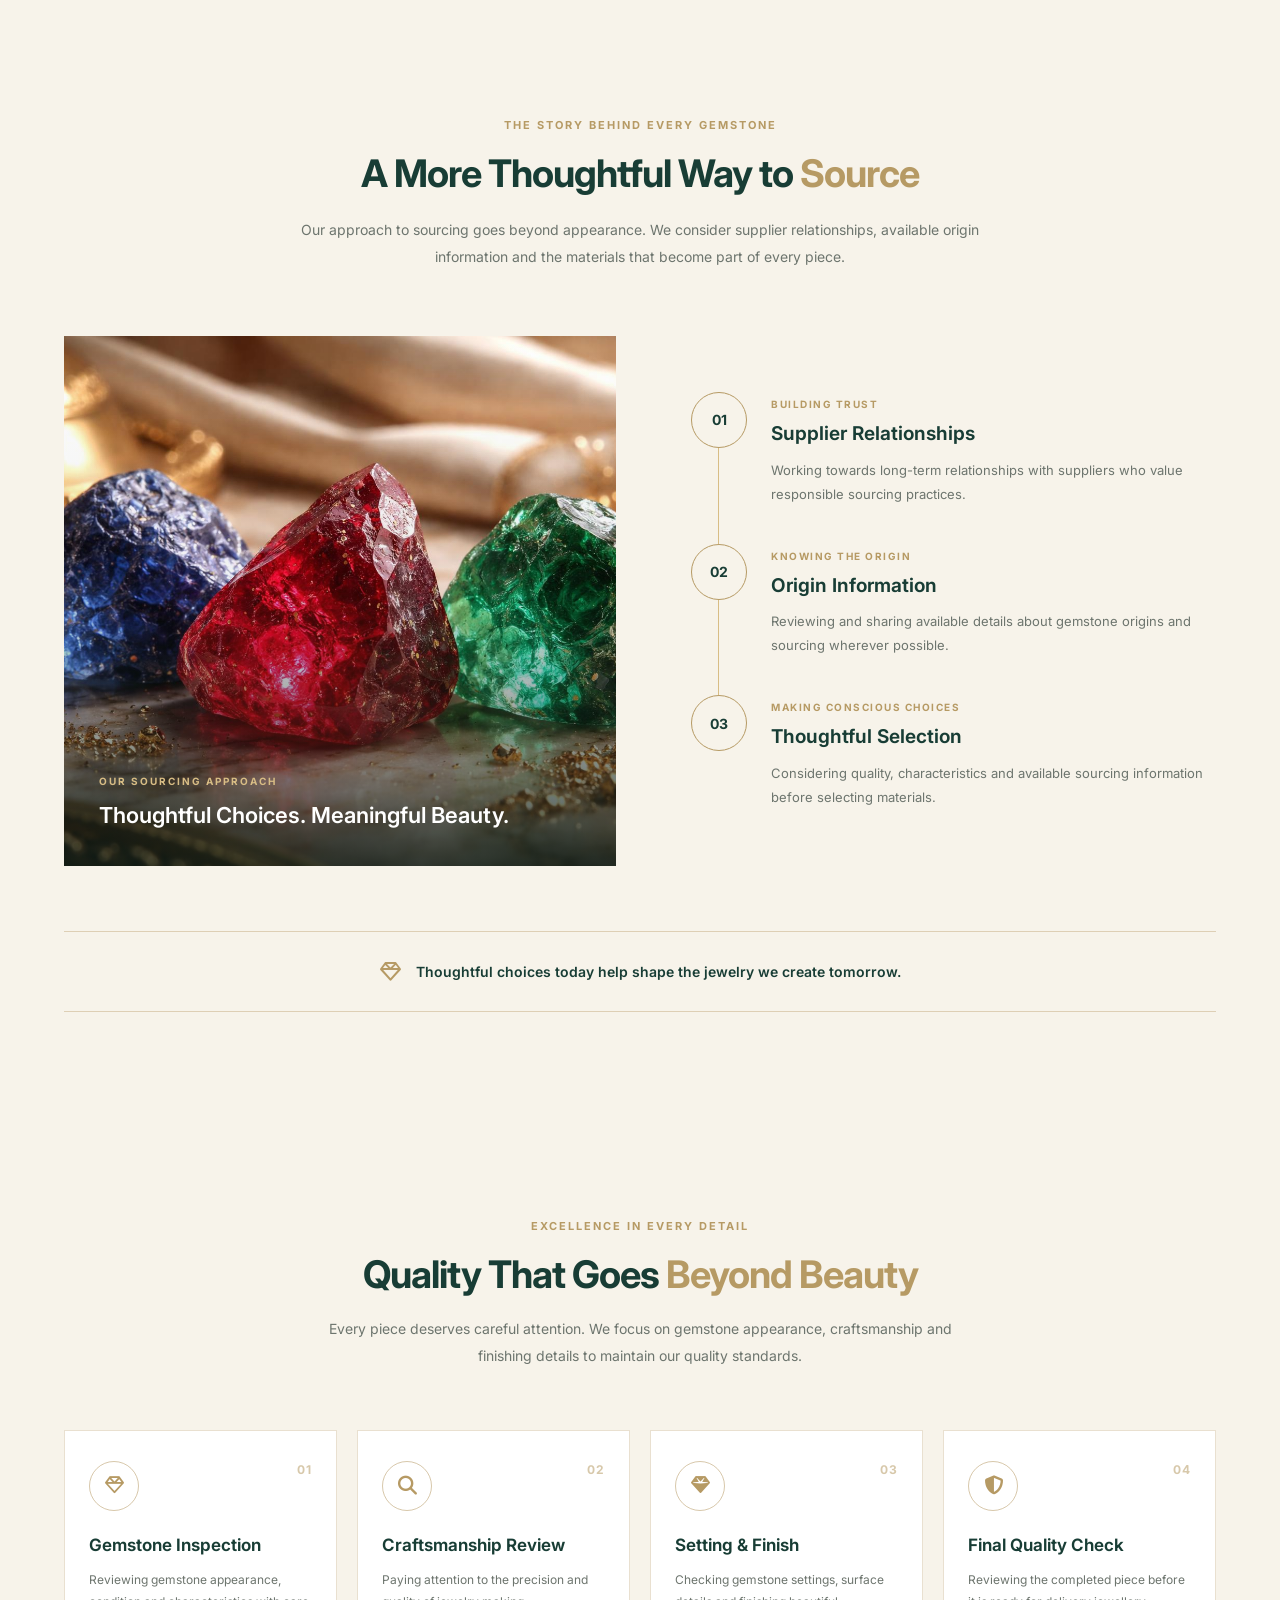
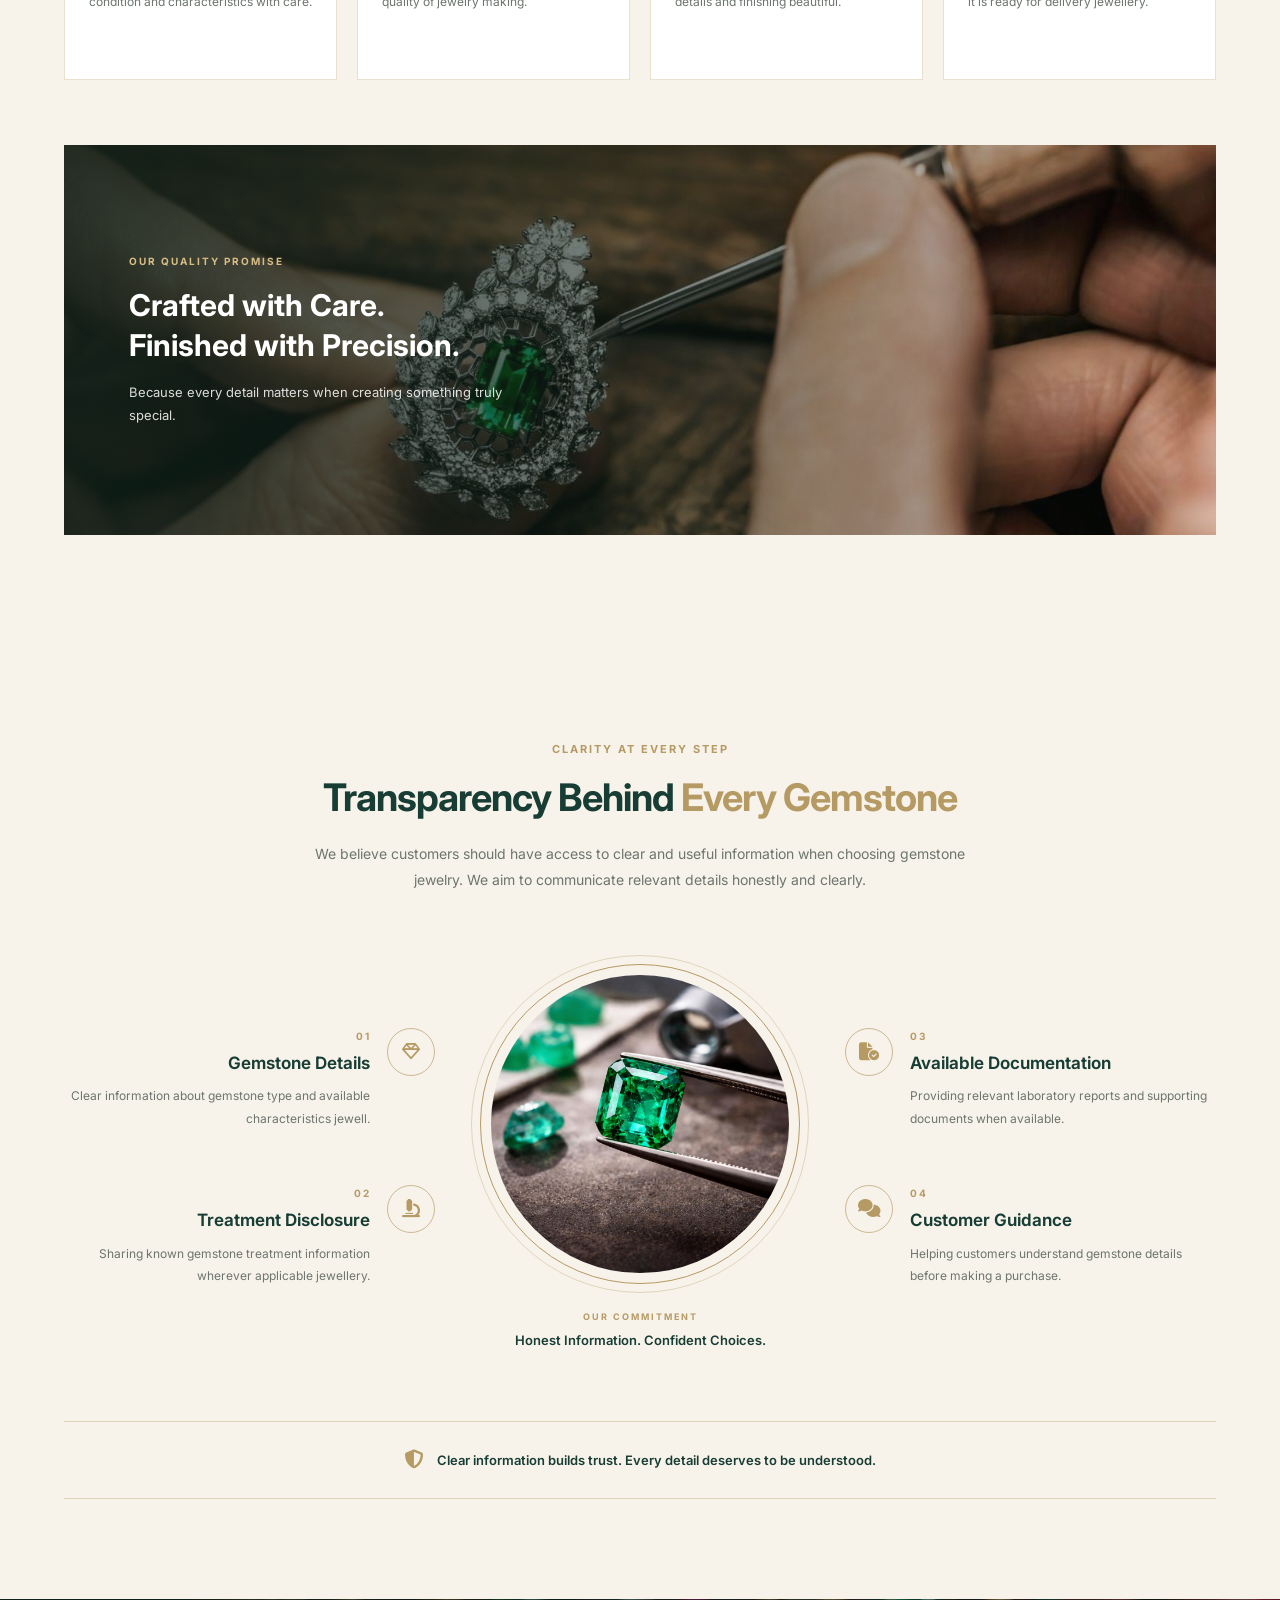
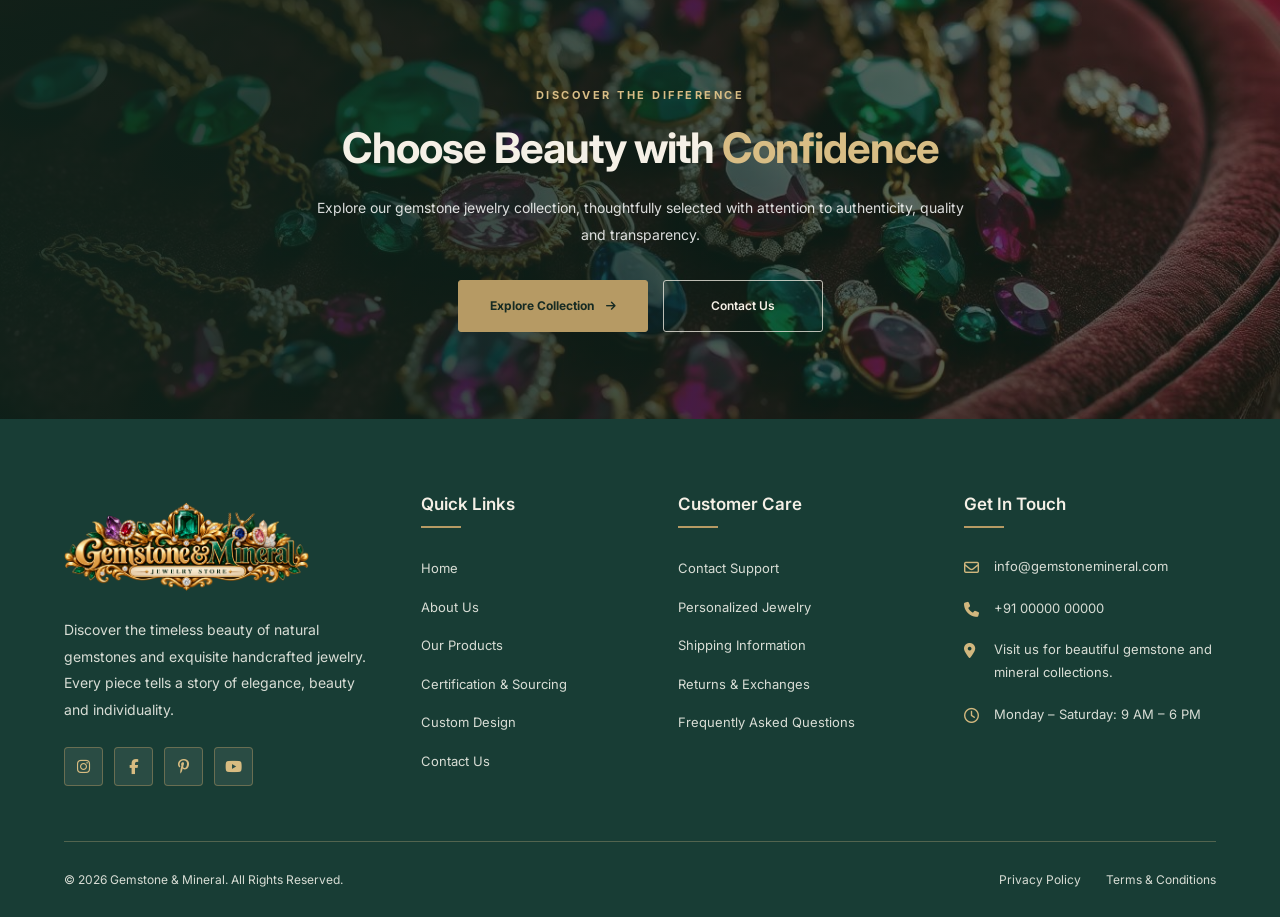
<file: certification.html>
<!DOCTYPE html>
<html lang="en" dir="ltr">

<head>
    <meta charset="UTF-8">
    <meta name="viewport" content="width=device-width, initial-scale=1.0">

    <title>Gemstone & Mineral | Jewelry Store</title>
    <!-- Favicon -->

  <link rel="icon" type="image/png" href="images/logo.png">

    <meta name="description" content="Discover exquisite gemstone and mineral jewelry, handcrafted collections and custom jewelry designs.">

    <!-- GOOGLE FONTS -->
    <link rel="preconnect" href="https://fonts.googleapis.com">
    <link rel="preconnect" href="https://fonts.gstatic.com" crossorigin>

    <link href="https://fonts.googleapis.com/css2?family=Inter:wght@400;500;600;700&display=swap" rel="stylesheet">

    <!-- FONT AWESOME -->
    <link rel="stylesheet"
          href="https://cdnjs.cloudflare.com/ajax/libs/font-awesome/6.5.2/css/all.min.css">

    <!-- MAIN CSS -->
    <link rel="stylesheet" href="css/style.css">

    <!-- RESPONSIVE CSS -->
    <link rel="stylesheet" href="css/responsive.css">

</head>

<body>

    <!-- ==========================================
         GEMSTONE & MINERAL HEADER
    =========================================== -->

    <header class="gm-header" id="gmHeader">

        <div class="gm-header-container">

            <!-- LOGO -->
            <div class="gm-logo">

                <a href="index.html">

                    <img src="images/logo.png"
                         alt="Gemstone & Mineral Jewelry Store Logo">

                </a>

            </div>


            <!-- HAMBURGER MENU BUTTON -->
            <button class="gm-menu-toggle"
                    id="gmMenuToggle"
                    type="button"
                    aria-label="Open navigation menu"
                    aria-controls="gmNavigation"
                    aria-expanded="false">

                <span></span>
                <span></span>
                <span></span>

            </button>


            <!-- NAVIGATION AND HEADER ACTIONS -->
            <nav class="gm-navigation" id="gmNavigation"
                 aria-label="Main navigation">


                <!-- MAIN MENU -->
                <ul class="gm-nav-list">


                    <!-- HOME DROPDOWN -->
                    <li class="gm-nav-item gm-home-dropdown">

                        <button class="gm-nav-link gm-dropdown-toggle"
                                type="button"
                                aria-expanded="false">

                            <span>Home</span>

                            <i class="fa-solid fa-chevron-down"></i>

                        </button>


                        <ul class="gm-dropdown-menu">

                            <li>
                                <a href="index.html">Home 1</a>
                            </li>

                            <li>
                                <a href="home-2.html">Home 2</a>
                            </li>

                        </ul>

                    </li>


                    <!-- ABOUT -->
                    <li class="gm-nav-item">

                        <a href="about.html" class="gm-nav-link">
                            About
                        </a>

                    </li>


                    <!-- PRODUCTS -->
                    <li class="gm-nav-item">

                        <a href="products.html" class="gm-nav-link">
                            Products
                        </a>

                    </li>


                    <!-- CERTIFICATION -->
                    <li class="gm-nav-item">

                        <a href="certification.html" class="gm-nav-link active">
                            Certification & Sourcing
                        </a>

                    </li>


                    <!-- CUSTOM DESIGN -->
                    <li class="gm-nav-item">

                        <a href="custom-design.html" class="gm-nav-link">
                            Custom Design
                        </a>

                    </li>


                    <!-- CONTACT -->
                    <li class="gm-nav-item">

                        <a href="contact.html" class="gm-nav-link">
                            Contact
                        </a>

                    </li>


                </ul>


                <!-- HEADER RIGHT ACTIONS -->
                <div class="gm-header-actions">


                    <!-- RTL TOGGLE -->
                    <button class="gm-icon-btn"
                            id="gmRtlToggle"
                            type="button"
                            aria-label="Toggle right to left layout"
                            title="Toggle RTL">

                        <i class="fa-solid fa-right-left"></i>

                    </button>


                    <!-- DARK MODE TOGGLE -->
                    <button class="gm-icon-btn"
                            id="gmDarkToggle"
                            type="button"
                            aria-label="Toggle dark mode"
                            title="Toggle dark mode">

                        <i class="fa-solid fa-moon"></i>

                    </button>


                    <!-- LOGIN BUTTON -->
                    <a href="login.html" class="gm-login-btn">

                        <i class="fa-regular fa-user"></i>

                        <span>Login</span>

                    </a>


                </div>


            </nav>


        </div>

    </header>


    <!-- ==========================================
         MAIN CONTENT START
    =========================================== -->

    <main>

<!-- =====================================================
     CERTIFICATION & SOURCING PAGE
     PART 1 - HERO BANNER
====================================================== -->

<section class="gm-about-hero gm-certification-hero">

    <div class="gm-about-hero-background">
        <img src="images/certification-hero-gemstones.jpg"
             alt="Certified natural gemstones and fine jewelry"
             loading="eager">
    </div>

    <div class="gm-about-hero-overlay"></div>

    <div class="gm-about-hero-container">

        <span class="gm-about-hero-eyebrow">
            OUR PROMISE OF TRUST
        </span>

        <h1 class="gm-about-hero-title">
            Authenticity You Can Trust,
            <span>Quality You Can Feel</span>
        </h1>

        <p class="gm-about-hero-description">
            Every gemstone has a story worth knowing. Discover our
            commitment to genuine gemstones, responsible sourcing
            and exceptional quality through every step of our process.
        </p>

        <nav class="gm-about-hero-breadcrumb" aria-label="Breadcrumb">

            <a href="index.html">Home</a>

            <span class="gm-about-hero-separator">/</span>

            <span class="gm-about-hero-current">
                Certification &amp; Sourcing
            </span>

        </nav>

    </div>

</section>

<!-- =====================================================
     SECTION 2 - OUR COMMITMENT TO AUTHENTICITY
====================================================== -->

<section class="gm-cert-commitment" id="gmCertCommitment">

    <div class="gm-cert-commitment-container">

        <!-- LEFT IMAGE -->

        <div class="gm-cert-commitment-image">

            <img src="images/certification-commitment.jpg"
                 alt="Carefully selected natural gemstones"
                 loading="lazy">

            <div class="gm-cert-image-caption">
                <span>OUR PROMISE</span>
                <strong>Genuine by Nature. Trusted by You.</strong>
            </div>

        </div>


        <!-- RIGHT CONTENT -->

        <div class="gm-cert-commitment-content">

            <span class="gm-cert-eyebrow">
                HONESTY IN EVERY GEMSTONE
            </span>

            <h2 class="gm-cert-title">
                A Commitment to
                <span>Authenticity</span>
            </h2>

            <p class="gm-cert-description">
                We believe every beautiful gemstone deserves an
                honest story. That is why authenticity, transparency
                and quality guide every decision we make.
            </p>

            <p class="gm-cert-description">
                From carefully selecting each gemstone to evaluating
                its quality, we take pride in offering jewelry that
                reflects genuine beauty and lasting value.
            </p>


            <!-- COMMITMENT POINT 1 -->

            <div class="gm-cert-commitment-points">

                <div class="gm-cert-point">

                    <span class="gm-cert-point-icon">
                        <i class="fa-regular fa-gem"></i>
                    </span>

                    <div>
                        <h3>Genuine Gemstones</h3>
                        <p>
                            Carefully selected gemstones with
                            clear product information.
                        </p>
                    </div>

                </div>


                <!-- COMMITMENT POINT 2 -->

                <div class="gm-cert-point">

                    <span class="gm-cert-point-icon">
                        <i class="fa-solid fa-magnifying-glass"></i>
                    </span>

                    <div>
                        <h3>Quality Verification</h3>
                        <p>
                            Attention to gemstone identity,
                            quality and condition.
                        </p>
                    </div>

                </div>


                <!-- COMMITMENT POINT 3 -->

                <div class="gm-cert-point">

                    <span class="gm-cert-point-icon">
                        <i class="fa-solid fa-file-shield"></i>
                    </span>

                    <div>
                        <h3>Transparent Information</h3>
                        <p>
                            Clear details about gemstone
                            characteristics and available reports.
                        </p>
                    </div>

                </div>

            </div>

        </div>

    </div>

</section>

<!-- =====================================================
     SECTION 3 - OUR GEMSTONE VERIFICATION PROCESS
====================================================== -->

<section class="gm-cert-process" id="gmCertProcess">

    <div class="gm-cert-process-container">

        <!-- SECTION HEADER -->

        <div class="gm-cert-process-header">

            <span class="gm-cert-process-eyebrow">
                QUALITY BEGINS WITH CARE
            </span>

            <h2 class="gm-cert-process-title">
                Our Gemstone
                <span>Verification Process</span>
            </h2>

            <p class="gm-cert-process-description">
                Every gemstone deserves careful attention.
                Discover the steps we follow to evaluate gemstone
                characteristics and provide clear, reliable information.
            </p>

        </div>


        <!-- PROCESS STEPS -->

        <div class="gm-cert-process-grid">


            <!-- STEP 1 -->

            <div class="gm-cert-process-card">

                <div class="gm-cert-process-top">

                    <span class="gm-cert-process-number">01</span>

                    <div class="gm-cert-process-icon">
                        <i class="fa-regular fa-gem"></i>
                    </div>

                </div>

                <div class="gm-cert-process-image">

                    <img src="images/cert-process-selection.jpg"
                         alt="Carefully selected natural gemstones"
                         loading="lazy">

                </div>

                <div class="gm-cert-process-content">

                    <span class="gm-cert-process-label">
                        STEP ONE
                    </span>

                    <h3>Gemstone Selection</h3>

                    <p>
                        We carefully select gemstones by considering
                        their natural characteristics, appearance
                        and for jeweelry.
                    </p>

                </div>

            </div>


            <!-- STEP 2 -->

            <div class="gm-cert-process-card">

                <div class="gm-cert-process-top">

                    <span class="gm-cert-process-number">02</span>

                    <div class="gm-cert-process-icon">
                        <i class="fa-solid fa-magnifying-glass"></i>
                    </div>

                </div>

                <div class="gm-cert-process-image">

                    <img src="images/cert-process-examination.jpg"
                         alt="Expert examining a gemstone with a loupe"
                         loading="lazy">

                </div>

                <div class="gm-cert-process-content">

                    <span class="gm-cert-process-label">
                        STEP TWO
                    </span>

                    <h3>Expert Examination</h3>

                    <p>
                        Each gemstone is examined for visible features
                        such as color, clarity, cut and overall
                        appearance beautifully.
                    </p>

                </div>

            </div>


            <!-- STEP 3 -->

            <div class="gm-cert-process-card">

                <div class="gm-cert-process-top">

                    <span class="gm-cert-process-number">03</span>

                    <div class="gm-cert-process-icon">
                        <i class="fa-solid fa-microscope"></i>
                    </div>

                </div>

                <div class="gm-cert-process-image">

                    <img src="images/cert-process-quality.jpg"
                         alt="Gemstone quality inspection under laboratory equipment"
                         loading="lazy">

                </div>

                <div class="gm-cert-process-content">

                    <span class="gm-cert-process-label">
                        STEP THREE
                    </span>

                    <h3>Quality Verification</h3>

                    <p>
                        We review gemstone identity and available
                        inspection or laboratory documentation
                        to support product information.
                    </p>

                </div>

            </div>


            <!-- STEP 4 -->

            <div class="gm-cert-process-card">

                <div class="gm-cert-process-top">

                    <span class="gm-cert-process-number">04</span>

                    <div class="gm-cert-process-icon">
                        <i class="fa-solid fa-file-circle-check"></i>
                    </div>

                </div>

                <div class="gm-cert-process-image">

                    <img src="images/cert-process-certification.jpg"
                         alt="Gemstone certification document with precious stones"
                         loading="lazy">

                </div>

                <div class="gm-cert-process-content">

                    <span class="gm-cert-process-label">
                        STEP FOUR
                    </span>

                    <h3>Certification Details</h3>

                    <p>
                        Relevant certification reports and disclosed
                        gemstone information are shared
                        with customers where available.
                    </p>

                </div>

            </div>


        </div>


        <!-- BOTTOM NOTE -->

        <div class="gm-cert-process-note">

            <span class="gm-cert-process-note-icon">
                <i class="fa-solid fa-shield-halved"></i>
            </span>

            <p>
                Our process is designed to support transparency
                and informed purchasing. Independent laboratory
                certification is identified separately wherever
                applicable.
            </p>

        </div>

    </div>

</section>

<!-- =====================================================
     SECTION 4 - CERTIFICATION & LABORATORY REPORTS
====================================================== -->

<section class="gm-cert-reports" id="gmCertReports">

    <div class="gm-cert-reports-container">

        <!-- LEFT IMAGE -->

        <div class="gm-cert-reports-image">

            <img src="images/certification-laboratory-report.jpg"
                 alt="Gemstone laboratory report with precious gemstones"
                 loading="lazy">

            <div class="gm-cert-reports-image-caption">

                <span>DOCUMENTED QUALITY</span>

                <strong>Confidence in Every Detail</strong>

            </div>

        </div>


        <!-- RIGHT CONTENT -->

        <div class="gm-cert-reports-content">

            <span class="gm-cert-reports-eyebrow">
                INFORMATION YOU CAN TRUST
            </span>

            <h2 class="gm-cert-reports-title">
                Certification &
                <span>Laboratory Reports</span>
            </h2>

            <p class="gm-cert-reports-description">
                Understanding your gemstone is an important part
                of choosing jewelry with confidence. Where available,
                independent laboratory reports provide valuable
                information about gemstone identity and characteristics.
            </p>

            <p class="gm-cert-reports-description">
                We believe in sharing relevant documentation and
                available gemstone details so you can make informed
                purchasing decisions.
            </p>


            <!-- REPORT DETAILS -->

            <div class="gm-cert-reports-list">


                <!-- ITEM 1 -->

                <div class="gm-cert-report-item">

                    <span class="gm-cert-report-icon">
                        <i class="fa-regular fa-gem"></i>
                    </span>

                    <div class="gm-cert-report-text">

                        <h3>Gemstone Identification</h3>

                        <p>
                            Information about the gemstone variety,
                            identity and identifying characteristics.
                        </p>

                    </div>

                </div>


                <!-- ITEM 2 -->

                <div class="gm-cert-report-item">

                    <span class="gm-cert-report-icon">
                        <i class="fa-solid fa-palette"></i>
                    </span>

                    <div class="gm-cert-report-text">

                        <h3>Color & Clarity</h3>

                        <p>
                            Details about color, clarity and other
                            visible gemstone characteristics.
                        </p>

                    </div>

                </div>


                <!-- ITEM 3 -->

                <div class="gm-cert-report-item">

                    <span class="gm-cert-report-icon">
                        <i class="fa-solid fa-microscope"></i>
                    </span>

                    <div class="gm-cert-report-text">

                        <h3>Treatment Disclosure</h3>

                        <p>
                            Available information about treatments
                            or enhancements applied to a gemstone.
                        </p>

                    </div>

                </div>


                <!-- ITEM 4 -->

                <div class="gm-cert-report-item">

                    <span class="gm-cert-report-icon">
                        <i class="fa-solid fa-file-circle-check"></i>
                    </span>

                    <div class="gm-cert-report-text">

                        <h3>Independent Laboratory Reports</h3>

                        <p>
                            Relevant third-party laboratory
                            documentation where available.
                        </p>

                    </div>

                </div>

            </div>


            <!-- BOTTOM LINK -->

            <a href="contact.html" class="gm-cert-reports-link">

                Ask About Certification

                <i class="fa-solid fa-arrow-right"></i>

            </a>

        </div>

    </div>

</section>

<!-- =====================================================
     SECTION 5 – ETHICAL SOURCING PRACTICES
====================================================== -->

<section class="gm-cert-ethical" id="gmCertEthical">

    <div class="gm-cert-ethical-container">

        <!-- SECTION HEADING -->
        <div class="gm-cert-ethical-heading">

            <span class="gm-cert-ethical-eyebrow">
                THE STORY BEHIND EVERY GEMSTONE
            </span>

            <h2 class="gm-cert-ethical-title">
                A More Thoughtful Way to
                <span>Source</span>
            </h2>

            <p class="gm-cert-ethical-description">
                Our approach to sourcing goes beyond appearance.
                We consider supplier relationships, available origin
                information and the materials that become part of
                every piece.
            </p>

        </div>


        <!-- SOURCING FEATURE -->
        <div class="gm-cert-ethical-feature">

            <!-- LEFT IMAGE -->
            <div class="gm-cert-ethical-image">

                <img src="images/ethical-gemstone-sourcing.jpg"
                     alt="Natural gemstones being carefully examined and selected"
                     loading="lazy">

                <div class="gm-cert-ethical-image-label">
                    <span>OUR SOURCING APPROACH</span>
                    <strong>Thoughtful Choices. Meaningful Beauty.</strong>
                </div>

            </div>


            <!-- RIGHT JOURNEY -->
            <div class="gm-cert-ethical-journey">

                <!-- STEP 01 -->
                <div class="gm-cert-ethical-step">

                    <div class="gm-cert-ethical-step-number">
                        01
                    </div>

                    <div class="gm-cert-ethical-step-content">

                        <span class="gm-cert-ethical-step-label">
                            BUILDING TRUST
                        </span>

                        <h3>Supplier Relationships</h3>

                        <p>
                            Working towards long-term relationships
                            with suppliers who value responsible
                            sourcing practices.
                        </p>

                    </div>

                </div>


                <!-- STEP 02 -->
                <div class="gm-cert-ethical-step">

                    <div class="gm-cert-ethical-step-number">
                        02
                    </div>

                    <div class="gm-cert-ethical-step-content">

                        <span class="gm-cert-ethical-step-label">
                            KNOWING THE ORIGIN
                        </span>

                        <h3>Origin Information</h3>

                        <p>
                            Reviewing and sharing available details
                            about gemstone origins and sourcing
                            wherever possible.
                        </p>

                    </div>

                </div>


                <!-- STEP 03 -->
                <div class="gm-cert-ethical-step">

                    <div class="gm-cert-ethical-step-number">
                        03
                    </div>

                    <div class="gm-cert-ethical-step-content">

                        <span class="gm-cert-ethical-step-label">
                            MAKING CONSCIOUS CHOICES
                        </span>

                        <h3>Thoughtful Selection</h3>

                        <p>
                            Considering quality, characteristics
                            and available sourcing information
                            before selecting materials.
                        </p>

                    </div>

                </div>

            </div>

        </div>


        <!-- BOTTOM COMMITMENT -->
        <div class="gm-cert-ethical-footer">

            <span class="gm-cert-ethical-footer-icon">
                <i class="fa-regular fa-gem"></i>
            </span>

            <p>
                Thoughtful choices today help shape the jewelry
                we create tomorrow.
            </p>

        </div>

    </div>

</section>

<!-- =====================================================
     SECTION 6 – QUALITY ASSURANCE
====================================================== -->

<section class="gm-cert-quality" id="gmCertQuality">

    <div class="gm-cert-quality-container">

        <!-- SECTION HEADER -->
        <div class="gm-cert-quality-header">

            <span class="gm-cert-quality-eyebrow">
                EXCELLENCE IN EVERY DETAIL
            </span>

            <h2 class="gm-cert-quality-title">
                Quality That Goes
                <span>Beyond Beauty</span>
            </h2>

            <p class="gm-cert-quality-description">
                Every piece deserves careful attention. We focus
                on gemstone appearance, craftsmanship and finishing
                details to maintain our quality standards.
            </p>

        </div>


        <!-- QUALITY STANDARDS -->
        <div class="gm-cert-quality-standards">

            <!-- STANDARD 01 -->
            <div class="gm-cert-quality-card">

                <div class="gm-cert-quality-icon">
                    <i class="fa-regular fa-gem"></i>
                </div>

                <span class="gm-cert-quality-number">01</span>

                <h3>Gemstone Inspection</h3>

                <p>
                    Reviewing gemstone appearance, condition
                    and characteristics with care.
                </p>

            </div>


            <!-- STANDARD 02 -->
            <div class="gm-cert-quality-card">

                <div class="gm-cert-quality-icon">
                    <i class="fa-solid fa-magnifying-glass"></i>
                </div>

                <span class="gm-cert-quality-number">02</span>

                <h3>Craftsmanship Review</h3>

                <p>
                    Paying attention to the precision and
                    quality of jewelry making.
                </p>

            </div>


            <!-- STANDARD 03 -->
            <div class="gm-cert-quality-card">

                <div class="gm-cert-quality-icon">
                    <i class="fa-solid fa-gem"></i>
                </div>

                <span class="gm-cert-quality-number">03</span>

                <h3>Setting &amp; Finish</h3>

                <p>
                    Checking gemstone settings, surface
                    details and finishing beautiful.
                </p>

            </div>


            <!-- STANDARD 04 -->
            <div class="gm-cert-quality-card">

                <div class="gm-cert-quality-icon">
                    <i class="fa-solid fa-shield-halved"></i>
                </div>

                <span class="gm-cert-quality-number">04</span>

                <h3>Final Quality Check</h3>

                <p>
                    Reviewing the completed piece before
                    it is ready for delivery jewellery.
                </p>

            </div>

        </div>


        <!-- QUALITY IMAGE BANNER -->
        <div class="gm-cert-quality-image">

            <img src="images/quality-assurance-gemstone.jpg"
                 alt="Jewelry artisan carefully examining gemstone jewelry"
                 loading="lazy">

            <div class="gm-cert-quality-image-overlay"></div>

            <div class="gm-cert-quality-image-content">

                <span>OUR QUALITY PROMISE</span>

                <h3>
                    Crafted with Care.
                    <br>
                    Finished with Precision.
                </h3>

                <p>
                    Because every detail matters when creating
                    something truly special.
                </p>

            </div>

        </div>

    </div>

</section>

<!-- =====================================================
     SECTION 7 – TRANSPARENCY & TRACEABILITY
====================================================== -->

<section class="gm-cert-transparency" id="gmCertTransparency">

    <div class="gm-cert-transparency-container">

        <!-- SECTION HEADER -->
        <div class="gm-cert-transparency-header">

            <span class="gm-cert-transparency-eyebrow">
                CLARITY AT EVERY STEP
            </span>

            <h2 class="gm-cert-transparency-title">
                Transparency Behind
                <span>Every Gemstone</span>
            </h2>

            <p class="gm-cert-transparency-description">
                We believe customers should have access to clear
                and useful information when choosing gemstone
                jewelry. We aim to communicate relevant details
                honestly and clearly.
            </p>

        </div>


        <!-- TRANSPARENCY CONTENT -->
        <div class="gm-cert-transparency-content">


            <!-- LEFT INFORMATION -->
            <div class="gm-cert-transparency-side gm-cert-transparency-left">

                <!-- ITEM 01 -->
                <div class="gm-cert-transparency-item">

                    <div class="gm-cert-transparency-icon">
                        <i class="fa-regular fa-gem"></i>
                    </div>

                    <div class="gm-cert-transparency-item-content">

                        <span class="gm-cert-transparency-number">
                            01
                        </span>

                        <h3>Gemstone Details</h3>

                        <p>
                            Clear information about gemstone type
                            and available characteristics jewell.
                        </p>

                    </div>

                </div>


                <!-- ITEM 02 -->
                <div class="gm-cert-transparency-item">

                    <div class="gm-cert-transparency-icon">
                        <i class="fa-solid fa-microscope"></i>
                    </div>

                    <div class="gm-cert-transparency-item-content">

                        <span class="gm-cert-transparency-number">
                            02
                        </span>

                        <h3>Treatment Disclosure</h3>

                        <p>
                            Sharing known gemstone treatment
                            information wherever applicable jewellery.
                        </p>

                    </div>

                </div>

            </div>


            <!-- CENTER GEMSTONE IMAGE -->
            <div class="gm-cert-transparency-center">

                <div class="gm-cert-transparency-image">

                    <img src="images/gemstone-transparency.jpg"
                         alt="Natural emerald gemstone displayed for inspection"
                         loading="lazy">

                </div>

                <div class="gm-cert-transparency-image-caption">
                    <span>OUR COMMITMENT</span>
                    <strong>Honest Information. Confident Choices.</strong>
                </div>

            </div>


            <!-- RIGHT INFORMATION -->
            <div class="gm-cert-transparency-side gm-cert-transparency-right">

                <!-- ITEM 03 -->
                <div class="gm-cert-transparency-item">

                    <div class="gm-cert-transparency-icon">
                        <i class="fa-solid fa-file-circle-check"></i>
                    </div>

                    <div class="gm-cert-transparency-item-content">

                        <span class="gm-cert-transparency-number">
                            03
                        </span>

                        <h3>Available Documentation</h3>

                        <p>
                            Providing relevant laboratory reports
                            and supporting documents when available.
                        </p>

                    </div>

                </div>


                <!-- ITEM 04 -->
                <div class="gm-cert-transparency-item">

                    <div class="gm-cert-transparency-icon">
                        <i class="fa-solid fa-comments"></i>
                    </div>

                    <div class="gm-cert-transparency-item-content">

                        <span class="gm-cert-transparency-number">
                            04
                        </span>

                        <h3>Customer Guidance</h3>

                        <p>
                            Helping customers understand gemstone
                            details before making a purchase.
                        </p>

                    </div>

                </div>

            </div>

        </div>


        <!-- BOTTOM COMMITMENT -->
        <div class="gm-cert-transparency-footer">

            <span class="gm-cert-transparency-footer-icon">
                <i class="fa-solid fa-shield-halved"></i>
            </span>

            <p>
                Clear information builds trust.
                Every detail deserves to be understood.
            </p>

        </div>

    </div>

</section>

<!-- =====================================================
     SECTION 8 – FINAL CTA BANNER
====================================================== -->

<section class="gm-cert-cta" id="gmCertCTA">

    <!-- BACKGROUND IMAGE -->
    <div class="gm-cert-cta-background">

        <img src="images/certification-cta-banner.jpg"
             alt="Luxury emerald gemstones and fine gemstone jewelry"
             loading="lazy">

    </div>

    <!-- DARK OVERLAY -->
    <div class="gm-cert-cta-overlay"></div>


    <!-- CTA CONTENT -->
    <div class="gm-cert-cta-container">

        <div class="gm-cert-cta-content">

            <span class="gm-cert-cta-eyebrow">
                DISCOVER THE DIFFERENCE
            </span>

            <h2 class="gm-cert-cta-title">
                Choose Beauty with
                <span>Confidence</span>
            </h2>

            <p class="gm-cert-cta-description">
                Explore our gemstone jewelry collection, thoughtfully
                selected with attention to authenticity, quality
                and transparency.
            </p>


            <!-- CTA BUTTONS -->
            <div class="gm-cert-cta-buttons">

                <a href="products.html"
                   class="gm-cert-cta-primary">
                    Explore Collection
                    <i class="fa-solid fa-arrow-right"></i>
                </a>

                <a href="contact.html"
                   class="gm-cert-cta-secondary">
                    Contact Us
                </a>

            </div>

        </div>

    </div>

</section>

    </main>
<!-- ==========================================
     GEMSTONE & MINERAL FOOTER
=========================================== -->

<footer class="gm-footer">

    <div class="gm-footer-container">

        <!-- FOOTER MAIN CONTENT -->
        <div class="gm-footer-main">

            <!-- BRAND COLUMN -->
            <div class="gm-footer-brand">

                <a href="index.html" class="gm-footer-logo">
                    <img src="images/logo.png"
                         alt="Gemstone & Mineral Jewelry Store">
                </a>

                <p class="gm-footer-description">
                    Discover the timeless beauty of natural gemstones
                    and exquisite handcrafted jewelry. Every piece
                    tells a story of elegance, beauty and individuality.
                </p>

                <!-- SOCIAL ICONS -->
                <div class="gm-footer-social">

                    <a href="#" aria-label="Instagram">
                        <i class="fa-brands fa-instagram"></i>
                    </a>

                    <a href="#" aria-label="Facebook">
                        <i class="fa-brands fa-facebook-f"></i>
                    </a>

                    <a href="#" aria-label="Pinterest">
                        <i class="fa-brands fa-pinterest-p"></i>
                    </a>

                    <a href="#" aria-label="YouTube">
                        <i class="fa-brands fa-youtube"></i>
                    </a>

                </div>

            </div>


            <!-- QUICK LINKS -->
            <div class="gm-footer-column">

                <h3 class="gm-footer-title">Quick Links</h3>

                <ul class="gm-footer-links">

                    <li><a href="index.html">Home</a></li>

                    <li><a href="about.html">About Us</a></li>

                    <li><a href="products.html">Our Products</a></li>

                    <li><a href="certification.html">
                        Certification & Sourcing
                    </a></li>

                    <li><a href="custom-design.html">
                        Custom Design
                    </a></li>

                    <li><a href="contact.html">Contact Us</a></li>

                </ul>

            </div>


            <!-- CUSTOMER SERVICES -->
            <div class="gm-footer-column">

                <h3 class="gm-footer-title">Customer Care</h3>

                <ul class="gm-footer-links">

                    <li><a href="contact.html">Contact Support</a></li>

                    <li><a href="custom-design.html">
                        Personalized Jewelry
                    </a></li>

                    <li><a href="shipping.html">Shipping Information</a></li>

                    <li><a href="returns.html">Returns & Exchanges</a></li>

                    <li><a href="faq.html">Frequently Asked Questions</a></li>

                </ul>

            </div>


            <!-- CONTACT INFORMATION -->
            <div class="gm-footer-column gm-footer-contact">

                <h3 class="gm-footer-title">Get In Touch</h3>

                <ul class="gm-footer-contact-list">

                    <li>
                        <i class="fa-regular fa-envelope"></i>
                        <a href="mailto:info@gemstonemineral.com">
                            info@gemstonemineral.com
                        </a>
                    </li>

                    <li>
                        <i class="fa-solid fa-phone"></i>
                        <a href="tel:+910000000000">
                            +91 00000 00000
                        </a>
                    </li>

                    <li>
                        <i class="fa-solid fa-location-dot"></i>
                        <span>
                            Visit us for beautiful gemstone
                            and mineral collections.
                        </span>
                    </li>

                    <li>
                        <i class="fa-regular fa-clock"></i>
                        <span>Monday – Saturday: 9 AM – 6 PM</span>
                    </li>

                </ul>

            </div>

        </div>


        <!-- FOOTER DIVIDER -->
        <div class="gm-footer-divider"></div>


        <!-- FOOTER BOTTOM -->
        <div class="gm-footer-bottom">

            <p class="gm-footer-copyright">
                © 2026 Gemstone & Mineral. All Rights Reserved.
            </p>

            <div class="gm-footer-legal">

                <a href="privacy-policy.html">Privacy Policy</a>

                <a href="terms.html">Terms & Conditions</a>

            </div>

        </div>

    </div>

</footer>

<!-- END GEMSTONE & MINERAL FOOTER -->


<!-- SCROLL TO TOP BUTTON -->
<button class="gm-scroll-top" id="gmScrollTop"
        type="button" aria-label="Scroll to top">

    <i class="fa-solid fa-arrow-up"></i>

</button>
    <!-- JAVASCRIPT -->
    <script src="js/script.js"></script>

</body>

</html>
</file>
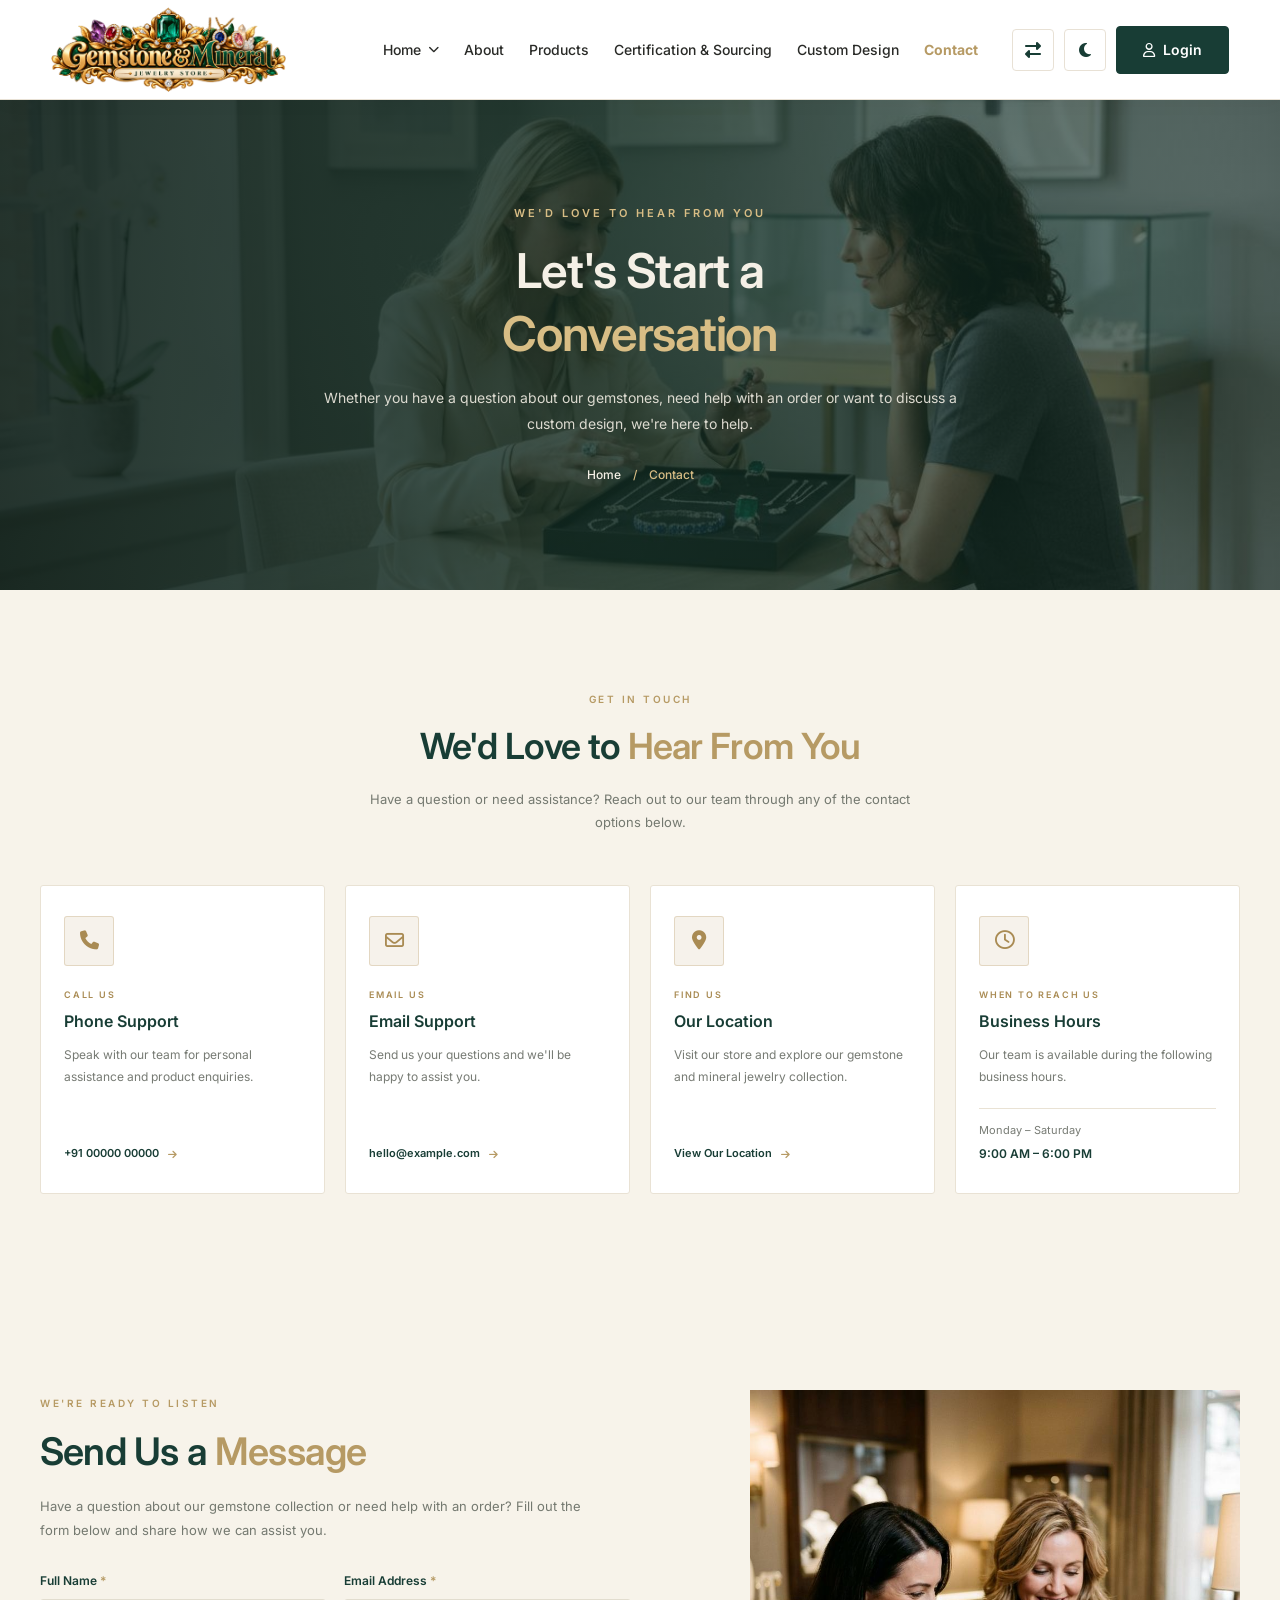
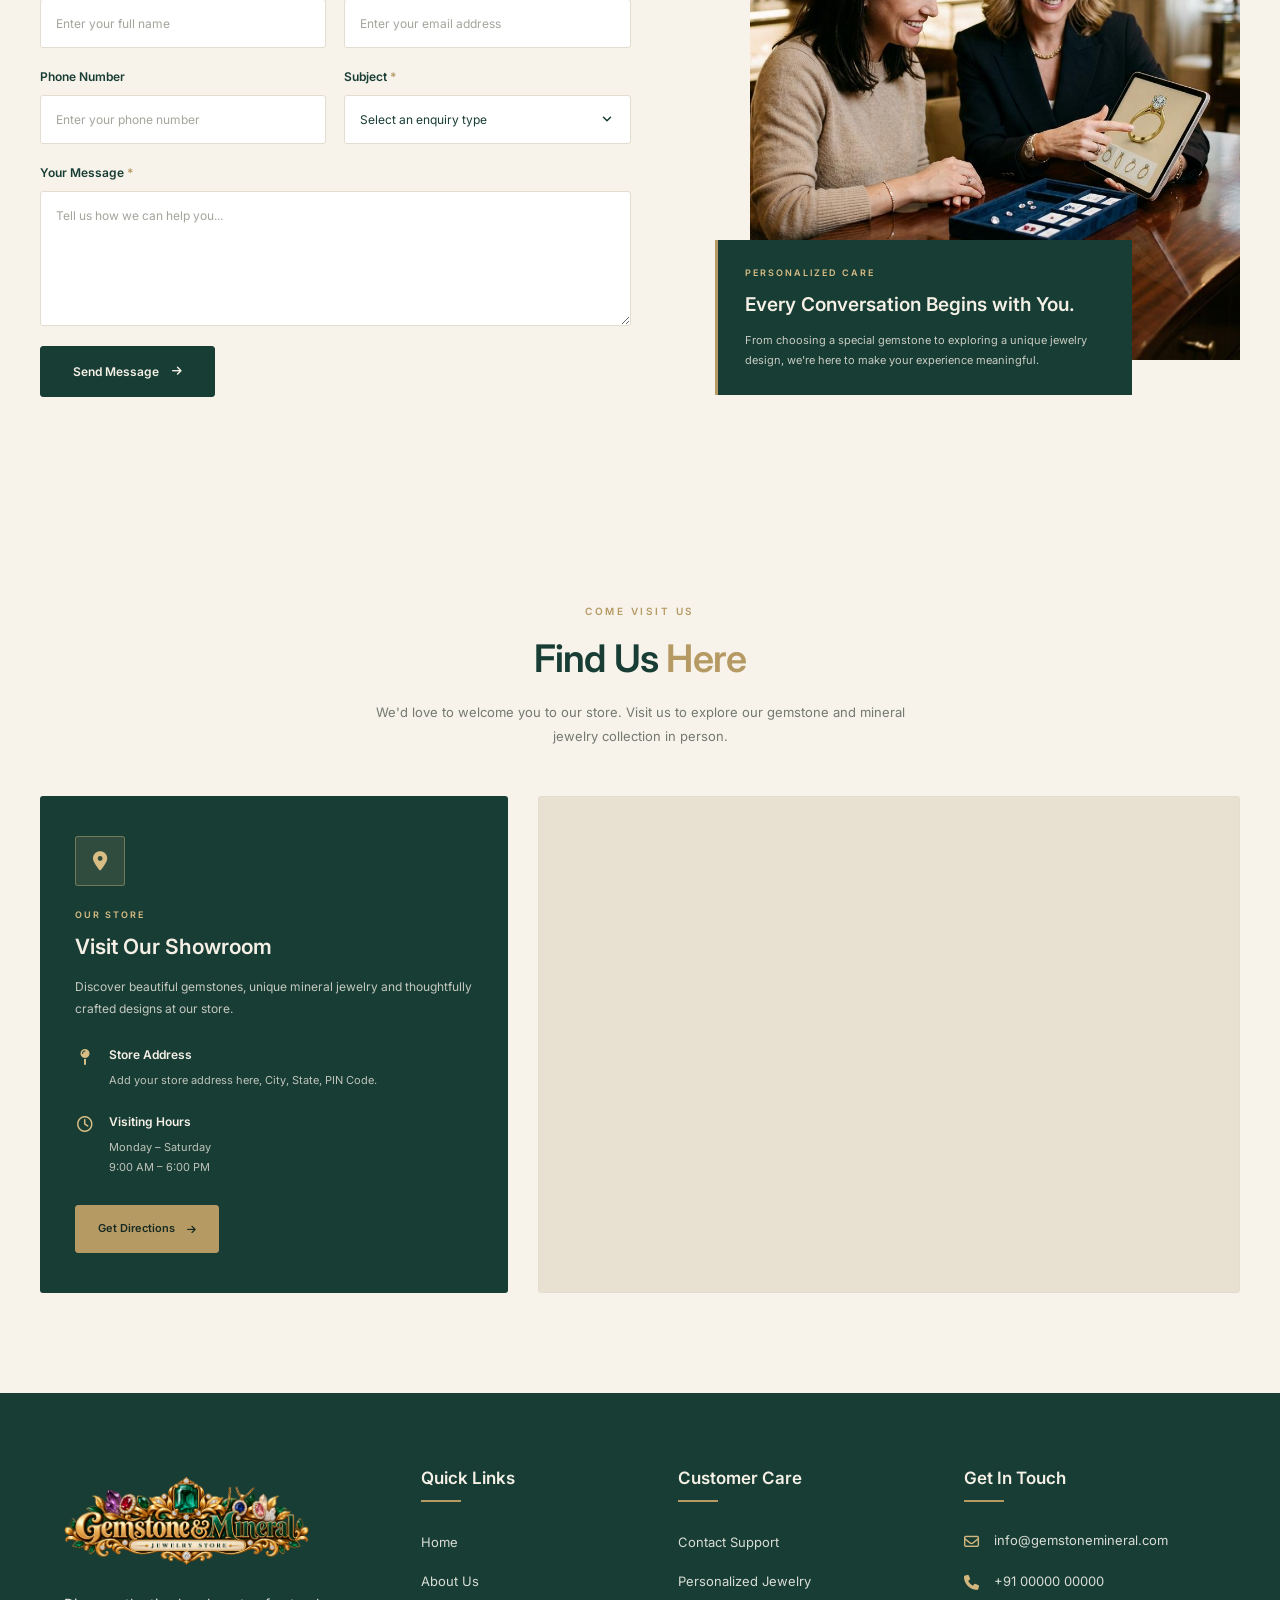
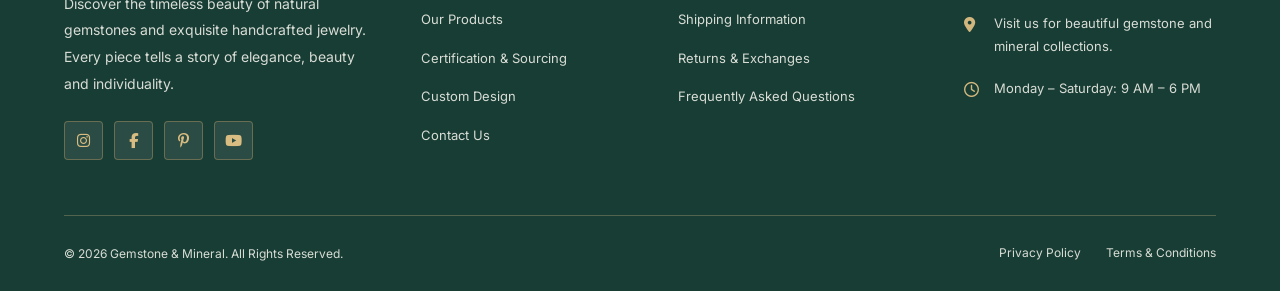
<file: contact.html>
<!DOCTYPE html>
<html lang="en" dir="ltr">

<head>
    <meta charset="UTF-8">
    <meta name="viewport" content="width=device-width, initial-scale=1.0">

    <title>Gemstone & Mineral | Jewelry Store</title>
    <!-- Favicon -->

  <link rel="icon" type="image/png" href="images/logo.png">

    <meta name="description" content="Discover exquisite gemstone and mineral jewelry, handcrafted collections and custom jewelry designs.">

    <!-- GOOGLE FONTS -->
    <link rel="preconnect" href="https://fonts.googleapis.com">
    <link rel="preconnect" href="https://fonts.gstatic.com" crossorigin>

    <link href="https://fonts.googleapis.com/css2?family=Inter:wght@400;500;600;700&display=swap" rel="stylesheet">

    <!-- FONT AWESOME -->
    <link rel="stylesheet"
          href="https://cdnjs.cloudflare.com/ajax/libs/font-awesome/6.5.2/css/all.min.css">

    <!-- MAIN CSS -->
    <link rel="stylesheet" href="css/style.css">

    <!-- RESPONSIVE CSS -->
    <link rel="stylesheet" href="css/responsive.css">

</head>

<body>

    <!-- ==========================================
         GEMSTONE & MINERAL HEADER
    =========================================== -->

    <header class="gm-header" id="gmHeader">

        <div class="gm-header-container">

            <!-- LOGO -->
            <div class="gm-logo">

                <a href="index.html">

                    <img src="images/logo.png"
                         alt="Gemstone & Mineral Jewelry Store Logo">

                </a>

            </div>


            <!-- HAMBURGER MENU BUTTON -->
            <button class="gm-menu-toggle"
                    id="gmMenuToggle"
                    type="button"
                    aria-label="Open navigation menu"
                    aria-controls="gmNavigation"
                    aria-expanded="false">

                <span></span>
                <span></span>
                <span></span>

            </button>


            <!-- NAVIGATION AND HEADER ACTIONS -->
            <nav class="gm-navigation" id="gmNavigation"
                 aria-label="Main navigation">


                <!-- MAIN MENU -->
                <ul class="gm-nav-list">


                    <!-- HOME DROPDOWN -->
                    <li class="gm-nav-item gm-home-dropdown">

                        <button class="gm-nav-link gm-dropdown-toggle"
                                type="button"
                                aria-expanded="false">

                            <span>Home</span>

                            <i class="fa-solid fa-chevron-down"></i>

                        </button>


                        <ul class="gm-dropdown-menu">

                            <li>
                                <a href="index.html">Home 1</a>
                            </li>

                            <li>
                                <a href="home-2.html">Home 2</a>
                            </li>

                        </ul>

                    </li>


                    <!-- ABOUT -->
                    <li class="gm-nav-item">

                        <a href="about.html" class="gm-nav-link">
                            About
                        </a>

                    </li>


                    <!-- PRODUCTS -->
                    <li class="gm-nav-item">

                        <a href="products.html" class="gm-nav-link">
                            Products
                        </a>

                    </li>


                    <!-- CERTIFICATION -->
                    <li class="gm-nav-item">

                        <a href="certification.html" class="gm-nav-link">
                            Certification & Sourcing
                        </a>

                    </li>


                    <!-- CUSTOM DESIGN -->
                    <li class="gm-nav-item">

                        <a href="custom-design.html" class="gm-nav-link">
                            Custom Design
                        </a>

                    </li>


                    <!-- CONTACT -->
                    <li class="gm-nav-item">

                        <a href="contact.html" class="gm-nav-link active">
                            Contact
                        </a>

                    </li>


                </ul>


                <!-- HEADER RIGHT ACTIONS -->
                <div class="gm-header-actions">


                    <!-- RTL TOGGLE -->
                    <button class="gm-icon-btn"
                            id="gmRtlToggle"
                            type="button"
                            aria-label="Toggle right to left layout"
                            title="Toggle RTL">

                        <i class="fa-solid fa-right-left"></i>

                    </button>


                    <!-- DARK MODE TOGGLE -->
                    <button class="gm-icon-btn"
                            id="gmDarkToggle"
                            type="button"
                            aria-label="Toggle dark mode"
                            title="Toggle dark mode">

                        <i class="fa-solid fa-moon"></i>

                    </button>


                    <!-- LOGIN BUTTON -->
                    <a href="login.html" class="gm-login-btn">

                        <i class="fa-regular fa-user"></i>

                        <span>Login</span>

                    </a>


                </div>


            </nav>


        </div>

    </header>


    <!-- ==========================================
         MAIN CONTENT START
    =========================================== -->

    <main>

<!-- =====================================================
     CONTACT PAGE – HERO BANNER
===================================================== -->

<section class="gm-contact-hero" id="gmContactHero">

    <!-- BACKGROUND IMAGE -->
    <div class="gm-contact-hero-background">
        <img src="images/contact-hero.jpg"
             alt="Luxury gemstone jewelry collection"
             loading="eager">
    </div>

    <!-- IMAGE OVERLAY -->
    <div class="gm-contact-hero-overlay"></div>

    <!-- HERO CONTENT -->
    <div class="gm-contact-hero-container">

        <div class="gm-contact-hero-content">

            <span class="gm-contact-hero-eyebrow">
                WE'D LOVE TO HEAR FROM YOU
            </span>

            <h1 class="gm-contact-hero-title">
                Let's Start a
                <span>Conversation</span>
            </h1>

            <p class="gm-contact-hero-description">
                Whether you have a question about our gemstones,
                need help with an order or want to discuss a custom
                design, we're here to help.
            </p>

            <!-- BREADCRUMB -->
            <nav class="gm-contact-hero-breadcrumb"
                 aria-label="Breadcrumb">

                <a href="index.html">Home</a>

                <span class="gm-contact-hero-separator">/</span>

                <span class="gm-contact-hero-current">
                    Contact
                </span>

            </nav>

        </div>

    </div>

</section>

<!-- =====================================================
     SECTION 2 – CONTACT INFORMATION CARDS
===================================================== -->

<section class="gm-contact-info" id="gmContactInfo">

    <div class="gm-contact-info-container">

        <!-- SECTION HEADER -->
        <div class="gm-contact-info-header">

            <span class="gm-contact-info-eyebrow">
                GET IN TOUCH
            </span>

            <h2 class="gm-contact-info-title">
                We'd Love to
                <span>Hear From You</span>
            </h2>

            <p class="gm-contact-info-description">
                Have a question or need assistance? Reach out to
                our team through any of the contact options below.
            </p>

        </div>


        <!-- CONTACT CARDS -->
        <div class="gm-contact-info-grid">

            <!-- PHONE CARD -->
            <div class="gm-contact-info-card">

                <div class="gm-contact-info-icon">
                    <i class="fa-solid fa-phone"></i>
                </div>

                <span class="gm-contact-info-label">
                    CALL US
                </span>

                <h3>Phone Support</h3>

                <p>
                    Speak with our team for personal assistance
                    and product enquiries.
                </p>

                <a href="tel:+910000000000">
                    +91 00000 00000
                    <i class="fa-solid fa-arrow-right"></i>
                </a>

            </div>


            <!-- EMAIL CARD -->
            <div class="gm-contact-info-card">

                <div class="gm-contact-info-icon">
                    <i class="fa-regular fa-envelope"></i>
                </div>

                <span class="gm-contact-info-label">
                    EMAIL US
                </span>

                <h3>Email Support</h3>

                <p>
                    Send us your questions and we'll be happy
                    to assist you.
                </p>

                <a href="mailto:hello@example.com">
                    hello@example.com
                    <i class="fa-solid fa-arrow-right"></i>
                </a>

            </div>


            <!-- LOCATION CARD -->
            <div class="gm-contact-info-card">

                <div class="gm-contact-info-icon">
                    <i class="fa-solid fa-location-dot"></i>
                </div>

                <span class="gm-contact-info-label">
                    FIND US
                </span>

                <h3>Our Location</h3>

                <p>
                    Visit our store and explore our gemstone
                    and mineral jewelry collection.
                </p>

                <a href="#gmContactLocation">
                    View Our Location
                    <i class="fa-solid fa-arrow-right"></i>
                </a>

            </div>


            <!-- BUSINESS HOURS CARD -->
            <div class="gm-contact-info-card">

                <div class="gm-contact-info-icon">
                    <i class="fa-regular fa-clock"></i>
                </div>

                <span class="gm-contact-info-label">
                    WHEN TO REACH US
                </span>

                <h3>Business Hours</h3>

                <p>
                    Our team is available during the following
                    business hours.
                </p>

                <div class="gm-contact-info-hours">
                    <span>Monday – Saturday</span>
                    <strong>9:00 AM – 6:00 PM</strong>
                </div>

            </div>

        </div>

    </div>

</section>

<!-- =====================================================
     SECTION 3 – CONTACT FORM
===================================================== -->

<section class="gm-contact-form-section" id="gmContactForm">

    <div class="gm-contact-form-container">

        <!-- LEFT SIDE – FORM -->
        <div class="gm-contact-form-content">

            <span class="gm-contact-form-eyebrow">
                WE'RE READY TO LISTEN
            </span>

            <h2 class="gm-contact-form-title">
                Send Us a
                <span>Message</span>
            </h2>

            <p class="gm-contact-form-description">
                Have a question about our gemstone collection or
                need help with an order? Fill out the form below
                and share how we can assist you.
            </p>


            <!-- CONTACT FORM -->
            <form class="gm-contact-form" id="gmContactMessageForm"
                  action="#" method="post">

                <!-- NAME -->
                <div class="gm-contact-form-group">

                    <label for="gmContactName">
                        Full Name <span>*</span>
                    </label>

                    <input type="text"
                           id="gmContactName"
                           name="name"
                           placeholder="Enter your full name"
                           autocomplete="name"
                           required>

                </div>


                <!-- EMAIL -->
                <div class="gm-contact-form-group">

                    <label for="gmContactEmail">
                        Email Address <span>*</span>
                    </label>

                    <input type="email"
                           id="gmContactEmail"
                           name="email"
                           placeholder="Enter your email address"
                           autocomplete="email"
                           required>

                </div>


                <!-- PHONE -->
                <div class="gm-contact-form-group">

                    <label for="gmContactPhone">
                        Phone Number
                    </label>

                    <input type="tel"
                           id="gmContactPhone"
                           name="phone"
                           placeholder="Enter your phone number"
                           autocomplete="tel">

                </div>


                <!-- SUBJECT -->
                <div class="gm-contact-form-group">

                    <label for="gmContactSubject">
                        Subject <span>*</span>
                    </label>

                    <select id="gmContactSubject"
                            name="subject"
                            required>

                        <option value="" disabled selected>
                            Select an enquiry type
                        </option>

                        <option value="Product Enquiry">
                            Product Enquiry
                        </option>

                        <option value="Order Assistance">
                            Order Assistance
                        </option>

                        <option value="Custom Jewelry Design">
                            Custom Jewelry Design
                        </option>

                        <option value="Gemstone Information">
                            Gemstone Information
                        </option>

                        <option value="Other">
                            Other
                        </option>

                    </select>

                </div>


                <!-- MESSAGE -->
                <div class="gm-contact-form-group gm-contact-form-message">

                    <label for="gmContactMessage">
                        Your Message <span>*</span>
                    </label>

                    <textarea id="gmContactMessage"
                              name="message"
                              rows="5"
                              placeholder="Tell us how we can help you..."
                              required></textarea>

                </div>


                <!-- SUBMIT BUTTON -->
                <button type="submit"
                        class="gm-contact-form-submit">

                    Send Message

                    <i class="fa-solid fa-arrow-right"></i>

                </button>

            </form>

        </div>


        <!-- RIGHT SIDE – IMAGE -->
        <div class="gm-contact-form-image">

            <div class="gm-contact-form-image-wrapper">

                <img src="images/contact-form-image.jpg"
                     alt="Beautiful gemstone jewelry displayed in a luxury setting"
                     loading="lazy">

            </div>

            <!-- IMAGE CONTENT -->
            <div class="gm-contact-form-image-content">

                <span>PERSONALIZED CARE</span>

                <h3>
                    Every Conversation
                    Begins with You.
                </h3>

                <p>
                    From choosing a special gemstone to exploring
                    a unique jewelry design, we're here to make
                    your experience meaningful.
                </p>

            </div>

        </div>

    </div>

</section>

<!-- =====================================================
     SECTION 4 – VISIT OUR STORE
===================================================== -->

<section class="gm-contact-location" id="gmContactLocation">

    <div class="gm-contact-location-container">

        <!-- SECTION HEADER -->
        <div class="gm-contact-location-header">

            <span class="gm-contact-location-eyebrow">
                COME VISIT US
            </span>

            <h2 class="gm-contact-location-title">
                Find Us
                <span>Here</span>
            </h2>

            <p class="gm-contact-location-description">
                We'd love to welcome you to our store. Visit us
                to explore our gemstone and mineral jewelry
                collection in person.
            </p>

        </div>


        <!-- LOCATION CONTENT -->
        <div class="gm-contact-location-content">

            <!-- LEFT – STORE DETAILS -->
            <div class="gm-contact-location-details">

                <div class="gm-contact-location-icon">
                    <i class="fa-solid fa-location-dot"></i>
                </div>

                <span class="gm-contact-location-label">
                    OUR STORE
                </span>

                <h3>Visit Our Showroom</h3>

                <p class="gm-contact-location-text">
                    Discover beautiful gemstones, unique mineral
                    jewelry and thoughtfully crafted designs
                    at our store.
                </p>


                <!-- ADDRESS -->
                <div class="gm-contact-location-detail">

                    <i class="fa-solid fa-map-pin"></i>

                    <div>
                        <strong>Store Address</strong>
                        <p>
                            Add your store address here,
                            City, State, PIN Code.
                        </p>
                    </div>

                </div>


                <!-- BUSINESS HOURS -->
                <div class="gm-contact-location-detail">

                    <i class="fa-regular fa-clock"></i>

                    <div>
                        <strong>Visiting Hours</strong>
                        <p>
                            Monday – Saturday<br>
                            9:00 AM – 6:00 PM
                        </p>
                    </div>

                </div>


                <!-- DIRECTIONS BUTTON -->
                <a href="https://www.google.com/maps"
                   target="_blank"
                   rel="noopener noreferrer"
                   class="gm-contact-location-button">

                    Get Directions

                    <i class="fa-solid fa-arrow-right"></i>

                </a>

            </div>


            <!-- RIGHT – GOOGLE MAP -->
            <div class="gm-contact-location-map">

                <iframe
                    src="https://www.google.com/maps?q=Chennai,Tamil%20Nadu,India&output=embed"
                    title="Store location map"
                    loading="lazy"
                    referrerpolicy="no-referrer-when-downgrade"
                    allowfullscreen>
                </iframe>

            </div>

        </div>

    </div>

</section>

    </main>
<!-- ==========================================
     GEMSTONE & MINERAL FOOTER
=========================================== -->

<footer class="gm-footer">

    <div class="gm-footer-container">

        <!-- FOOTER MAIN CONTENT -->
        <div class="gm-footer-main">

            <!-- BRAND COLUMN -->
            <div class="gm-footer-brand">

                <a href="index.html" class="gm-footer-logo">
                    <img src="images/logo.png"
                         alt="Gemstone & Mineral Jewelry Store">
                </a>

                <p class="gm-footer-description">
                    Discover the timeless beauty of natural gemstones
                    and exquisite handcrafted jewelry. Every piece
                    tells a story of elegance, beauty and individuality.
                </p>

                <!-- SOCIAL ICONS -->
                <div class="gm-footer-social">

                    <a href="#" aria-label="Instagram">
                        <i class="fa-brands fa-instagram"></i>
                    </a>

                    <a href="#" aria-label="Facebook">
                        <i class="fa-brands fa-facebook-f"></i>
                    </a>

                    <a href="#" aria-label="Pinterest">
                        <i class="fa-brands fa-pinterest-p"></i>
                    </a>

                    <a href="#" aria-label="YouTube">
                        <i class="fa-brands fa-youtube"></i>
                    </a>

                </div>

            </div>


            <!-- QUICK LINKS -->
            <div class="gm-footer-column">

                <h3 class="gm-footer-title">Quick Links</h3>

                <ul class="gm-footer-links">

                    <li><a href="index.html">Home</a></li>

                    <li><a href="about.html">About Us</a></li>

                    <li><a href="products.html">Our Products</a></li>

                    <li><a href="certification.html">
                        Certification & Sourcing
                    </a></li>

                    <li><a href="custom-design.html">
                        Custom Design
                    </a></li>

                    <li><a href="contact.html">Contact Us</a></li>

                </ul>

            </div>


            <!-- CUSTOMER SERVICES -->
            <div class="gm-footer-column">

                <h3 class="gm-footer-title">Customer Care</h3>

                <ul class="gm-footer-links">

                    <li><a href="contact.html">Contact Support</a></li>

                    <li><a href="custom-design.html">
                        Personalized Jewelry
                    </a></li>

                    <li><a href="shipping.html">Shipping Information</a></li>

                    <li><a href="returns.html">Returns & Exchanges</a></li>

                    <li><a href="faq.html">Frequently Asked Questions</a></li>

                </ul>

            </div>


            <!-- CONTACT INFORMATION -->
            <div class="gm-footer-column gm-footer-contact">

                <h3 class="gm-footer-title">Get In Touch</h3>

                <ul class="gm-footer-contact-list">

                    <li>
                        <i class="fa-regular fa-envelope"></i>
                        <a href="mailto:info@gemstonemineral.com">
                            info@gemstonemineral.com
                        </a>
                    </li>

                    <li>
                        <i class="fa-solid fa-phone"></i>
                        <a href="tel:+910000000000">
                            +91 00000 00000
                        </a>
                    </li>

                    <li>
                        <i class="fa-solid fa-location-dot"></i>
                        <span>
                            Visit us for beautiful gemstone
                            and mineral collections.
                        </span>
                    </li>

                    <li>
                        <i class="fa-regular fa-clock"></i>
                        <span>Monday – Saturday: 9 AM – 6 PM</span>
                    </li>

                </ul>

            </div>

        </div>


        <!-- FOOTER DIVIDER -->
        <div class="gm-footer-divider"></div>


        <!-- FOOTER BOTTOM -->
        <div class="gm-footer-bottom">

            <p class="gm-footer-copyright">
                © 2026 Gemstone & Mineral. All Rights Reserved.
            </p>

            <div class="gm-footer-legal">

                <a href="privacy-policy.html">Privacy Policy</a>

                <a href="terms.html">Terms & Conditions</a>

            </div>

        </div>

    </div>

</footer>

<!-- END GEMSTONE & MINERAL FOOTER -->


<!-- SCROLL TO TOP BUTTON -->
<button class="gm-scroll-top" id="gmScrollTop"
        type="button" aria-label="Scroll to top">

    <i class="fa-solid fa-arrow-up"></i>

</button>
    <!-- JAVASCRIPT -->
    <script src="js/script.js"></script>

</body>

</html>
</file>
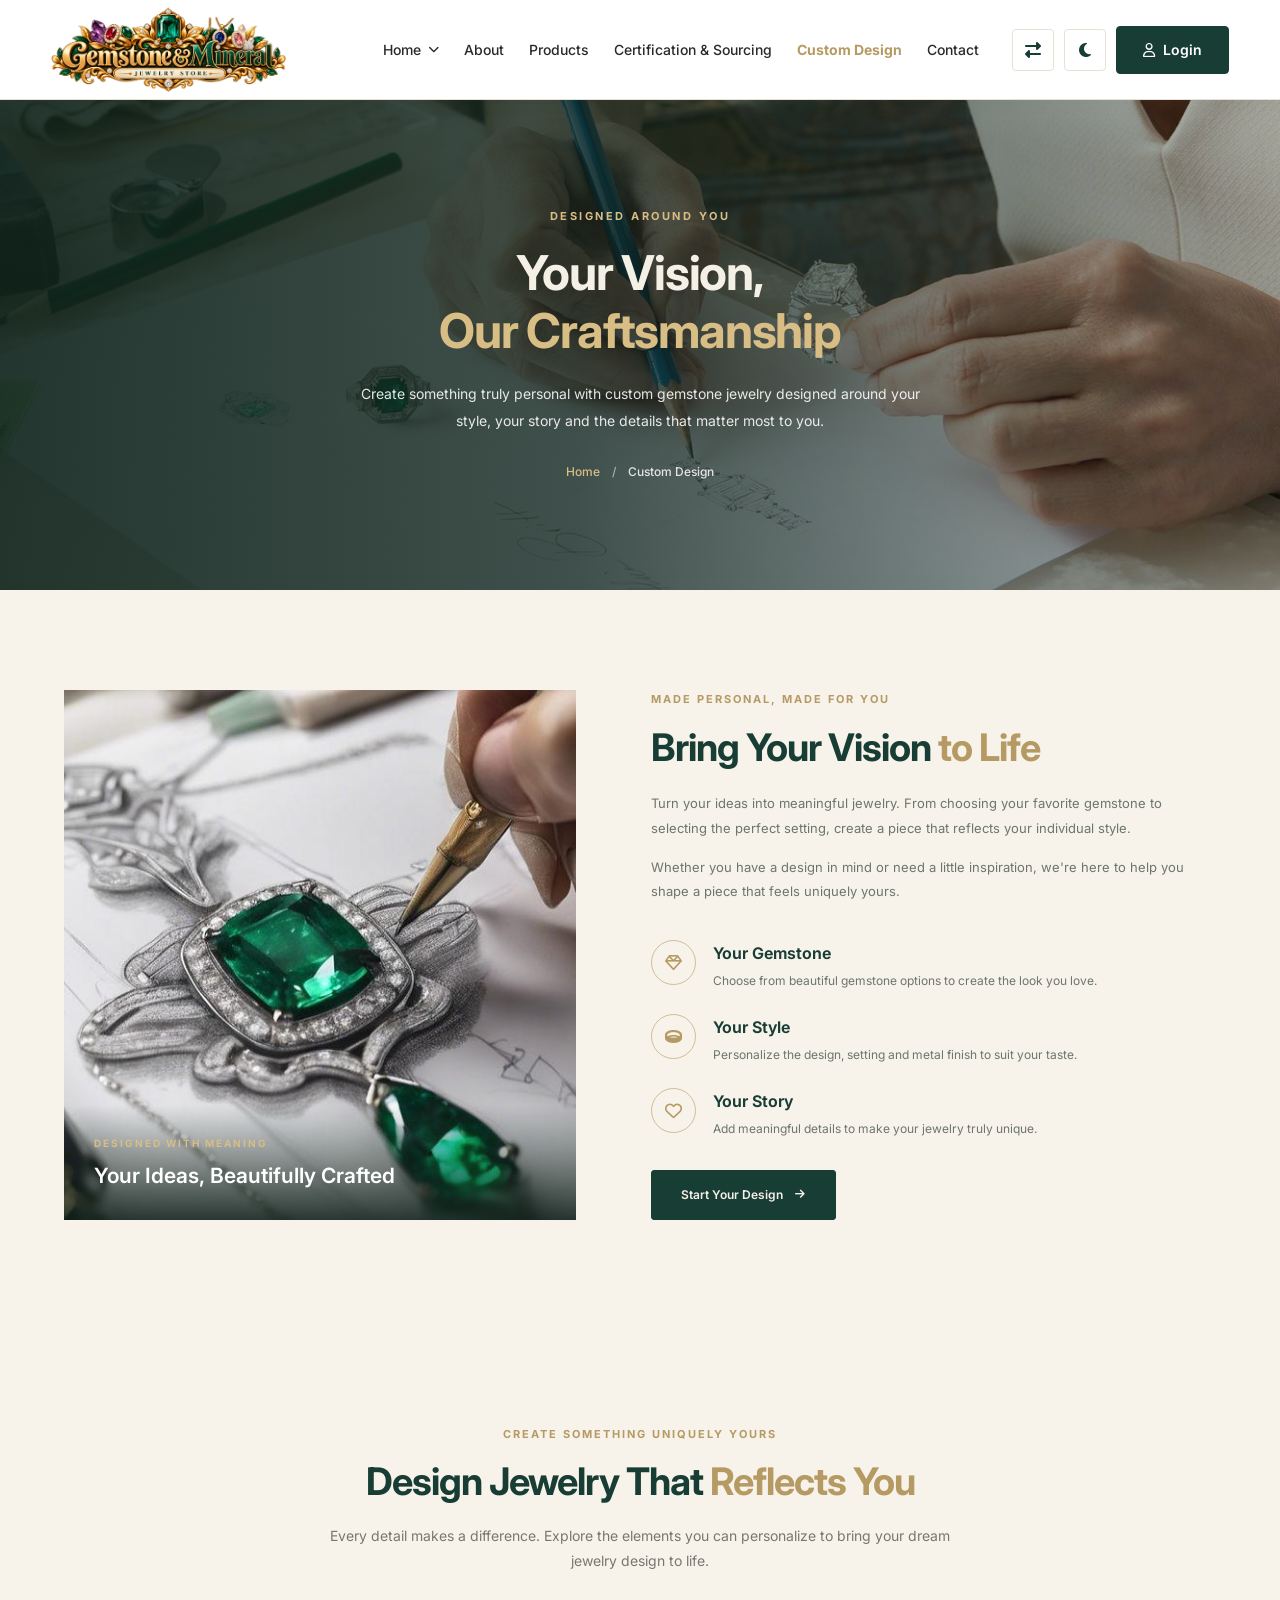
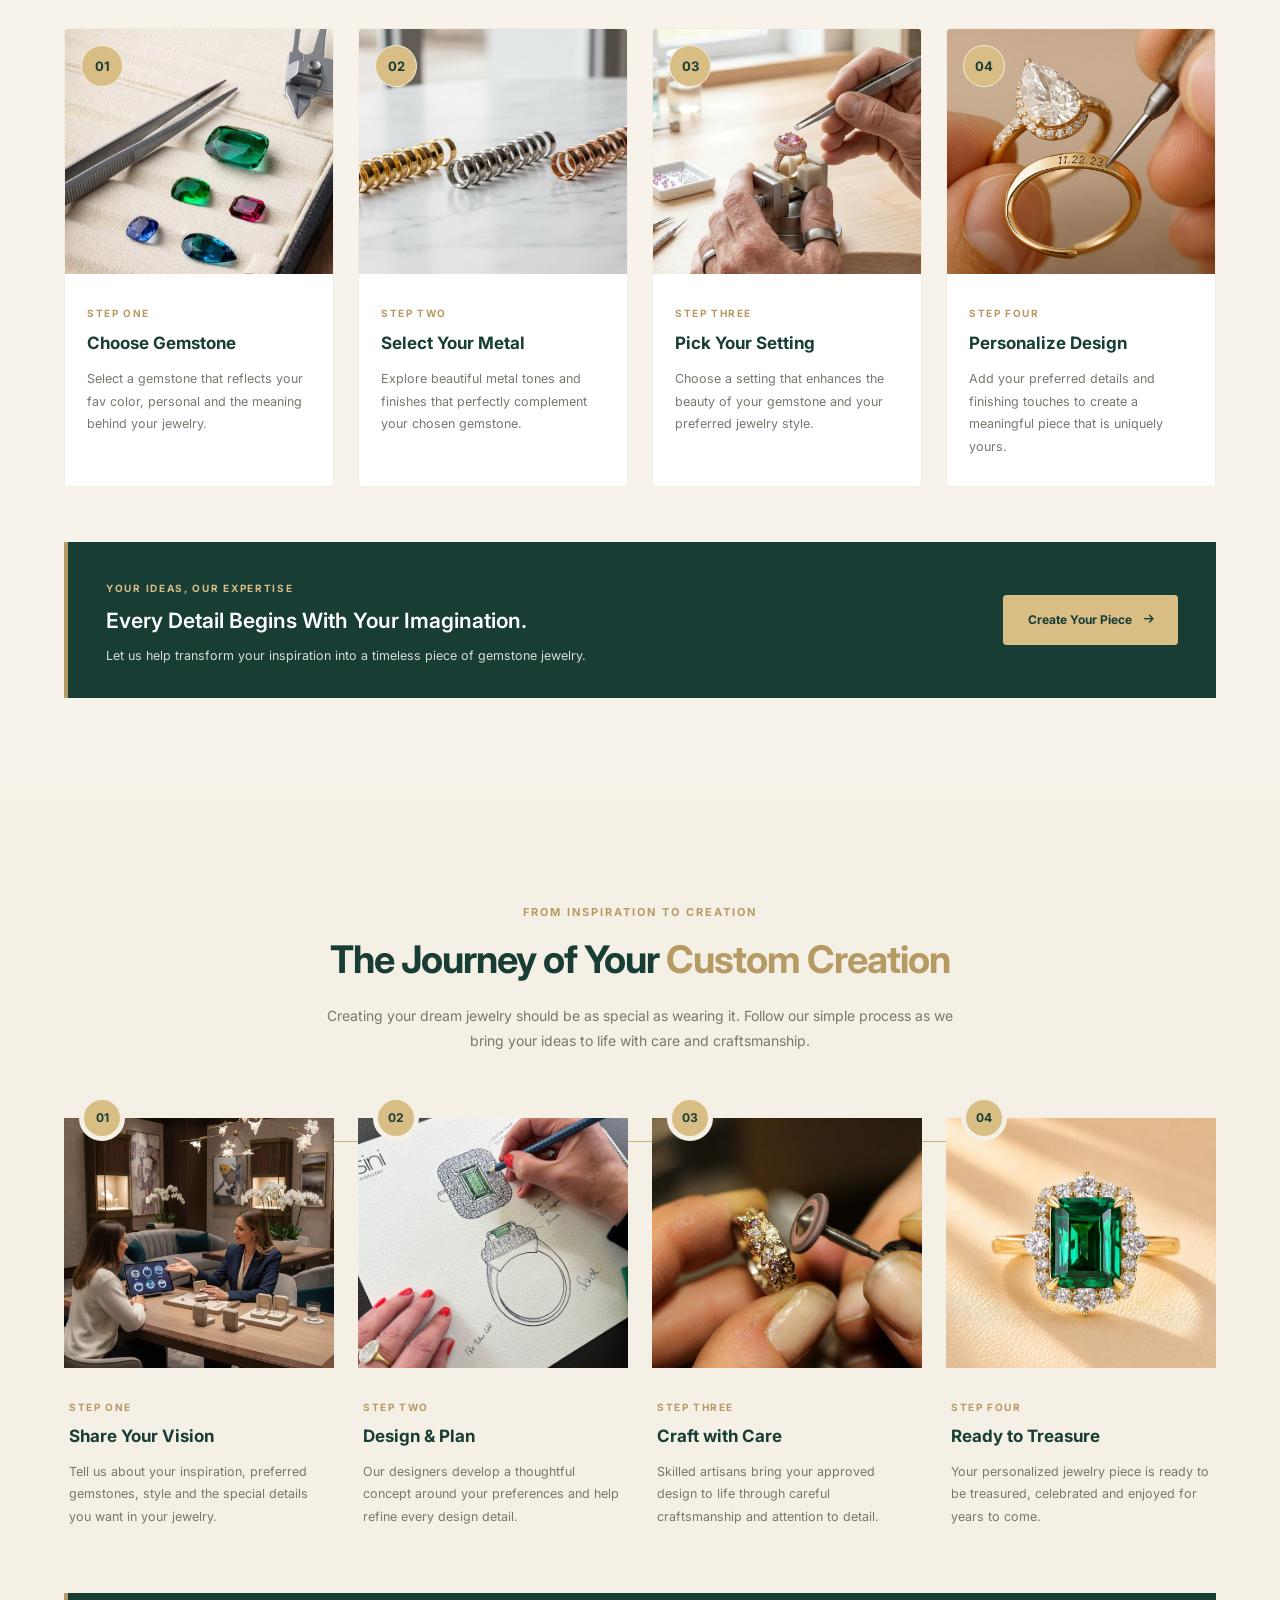
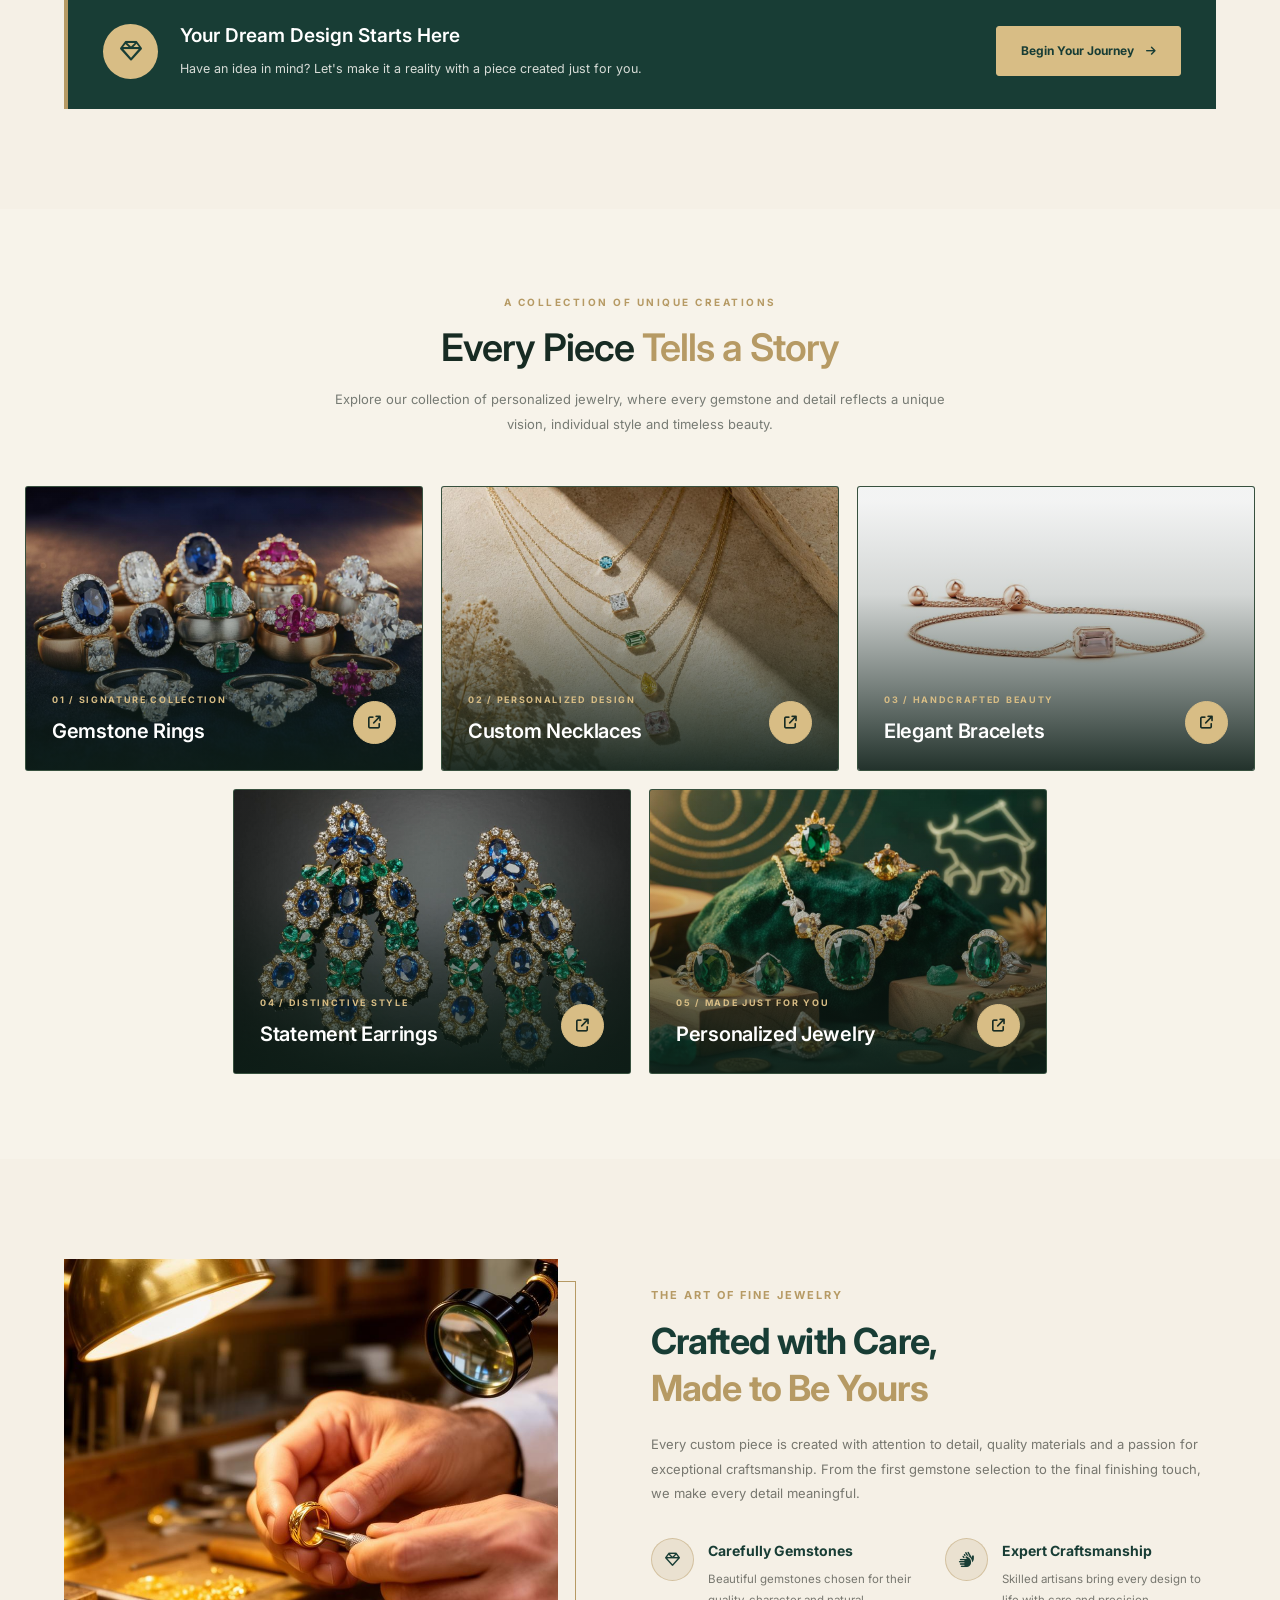
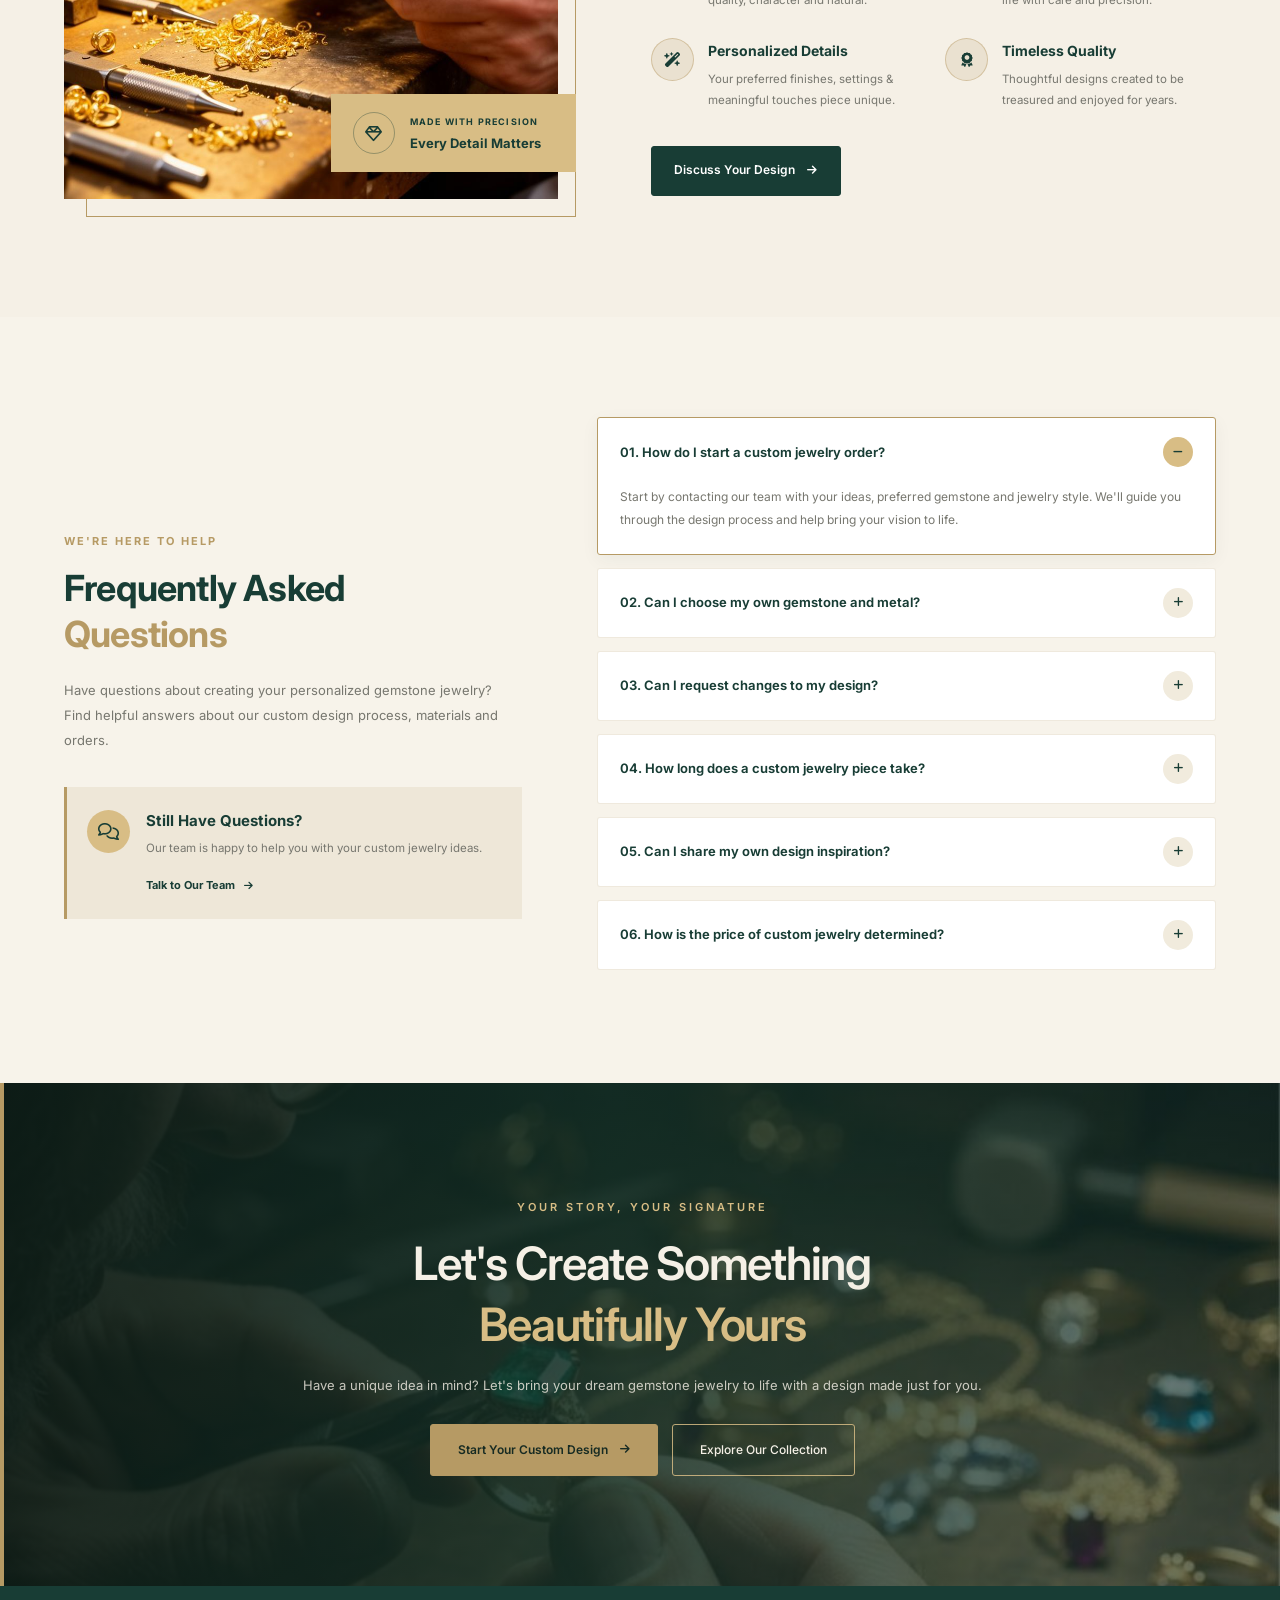
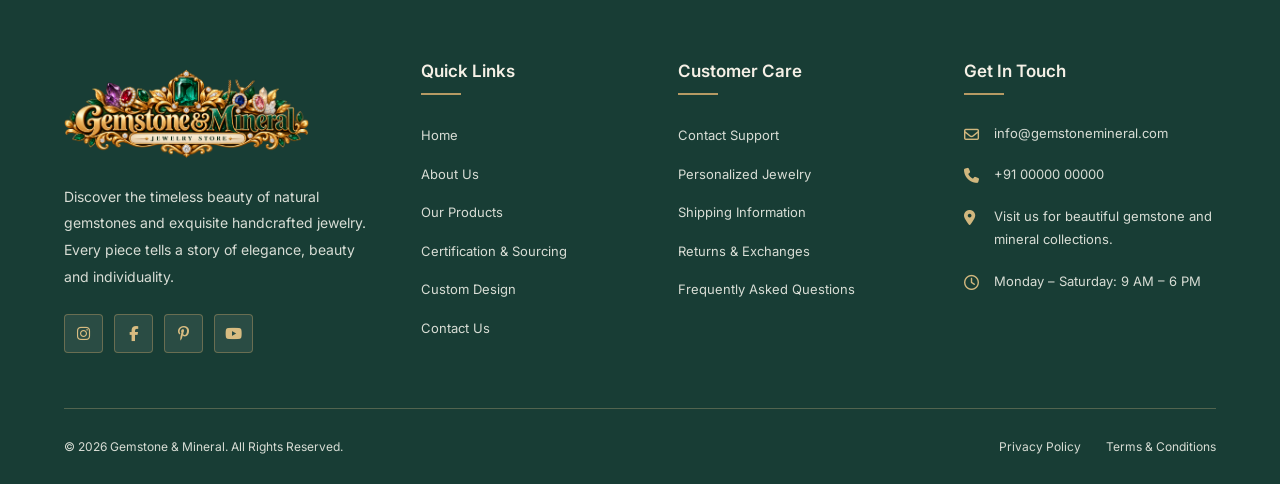
<file: custom-design.html>
<!DOCTYPE html>
<html lang="en" dir="ltr">

<head>
    <meta charset="UTF-8">
    <meta name="viewport" content="width=device-width, initial-scale=1.0">

    <title>Gemstone & Mineral | Jewelry Store</title>
    <!-- Favicon -->

  <link rel="icon" type="image/png" href="images/logo.png">

    <meta name="description" content="Discover exquisite gemstone and mineral jewelry, handcrafted collections and custom jewelry designs.">

    <!-- GOOGLE FONTS -->
    <link rel="preconnect" href="https://fonts.googleapis.com">
    <link rel="preconnect" href="https://fonts.gstatic.com" crossorigin>

    <link href="https://fonts.googleapis.com/css2?family=Inter:wght@400;500;600;700&display=swap" rel="stylesheet">

    <!-- FONT AWESOME -->
    <link rel="stylesheet"
          href="https://cdnjs.cloudflare.com/ajax/libs/font-awesome/6.5.2/css/all.min.css">

    <!-- MAIN CSS -->
    <link rel="stylesheet" href="css/style.css">

    <!-- RESPONSIVE CSS -->
    <link rel="stylesheet" href="css/responsive.css">

</head>

<body>

    <!-- ==========================================
         GEMSTONE & MINERAL HEADER
    =========================================== -->

    <header class="gm-header" id="gmHeader">

        <div class="gm-header-container">

            <!-- LOGO -->
            <div class="gm-logo">

                <a href="index.html">

                    <img src="images/logo.png"
                         alt="Gemstone & Mineral Jewelry Store Logo">

                </a>

            </div>


            <!-- HAMBURGER MENU BUTTON -->
            <button class="gm-menu-toggle"
                    id="gmMenuToggle"
                    type="button"
                    aria-label="Open navigation menu"
                    aria-controls="gmNavigation"
                    aria-expanded="false">

                <span></span>
                <span></span>
                <span></span>

            </button>


            <!-- NAVIGATION AND HEADER ACTIONS -->
            <nav class="gm-navigation" id="gmNavigation"
                 aria-label="Main navigation">


                <!-- MAIN MENU -->
                <ul class="gm-nav-list">


                    <!-- HOME DROPDOWN -->
                    <li class="gm-nav-item gm-home-dropdown">

                        <button class="gm-nav-link gm-dropdown-toggle"
                                type="button"
                                aria-expanded="false">

                            <span>Home</span>

                            <i class="fa-solid fa-chevron-down"></i>

                        </button>


                        <ul class="gm-dropdown-menu">

                            <li>
                                <a href="index.html">Home 1</a>
                            </li>

                            <li>
                                <a href="home-2.html">Home 2</a>
                            </li>

                        </ul>

                    </li>


                    <!-- ABOUT -->
                    <li class="gm-nav-item">

                        <a href="about.html" class="gm-nav-link">
                            About
                        </a>

                    </li>


                    <!-- PRODUCTS -->
                    <li class="gm-nav-item">

                        <a href="products.html" class="gm-nav-link">
                            Products
                        </a>

                    </li>


                    <!-- CERTIFICATION -->
                    <li class="gm-nav-item">

                        <a href="certification.html" class="gm-nav-link">
                            Certification & Sourcing
                        </a>

                    </li>


                    <!-- CUSTOM DESIGN -->
                    <li class="gm-nav-item">

                        <a href="custom-design.html" class="gm-nav-link active">
                            Custom Design
                        </a>

                    </li>


                    <!-- CONTACT -->
                    <li class="gm-nav-item">

                        <a href="contact.html" class="gm-nav-link">
                            Contact
                        </a>

                    </li>


                </ul>


                <!-- HEADER RIGHT ACTIONS -->
                <div class="gm-header-actions">


                    <!-- RTL TOGGLE -->
                    <button class="gm-icon-btn"
                            id="gmRtlToggle"
                            type="button"
                            aria-label="Toggle right to left layout"
                            title="Toggle RTL">

                        <i class="fa-solid fa-right-left"></i>

                    </button>


                    <!-- DARK MODE TOGGLE -->
                    <button class="gm-icon-btn"
                            id="gmDarkToggle"
                            type="button"
                            aria-label="Toggle dark mode"
                            title="Toggle dark mode">

                        <i class="fa-solid fa-moon"></i>

                    </button>


                    <!-- LOGIN BUTTON -->
                    <a href="login.html" class="gm-login-btn">

                        <i class="fa-regular fa-user"></i>

                        <span>Login</span>

                    </a>


                </div>


            </nav>


        </div>

    </header>


    <!-- ==========================================
         MAIN CONTENT START
    =========================================== -->

    <main>

<!-- =====================================================
     CUSTOM DESIGN – HERO BANNER
====================================================== -->

<section class="gm-custom-hero" id="gmCustomHero">

    <!-- BACKGROUND IMAGE -->
    <div class="gm-custom-hero-background">

        <img src="images/custom-design-hero.jpg"
             alt="Luxury handcrafted gemstone jewelry and custom ring designs"
             loading="eager">

    </div>

    <!-- DARK OVERLAY -->
    <div class="gm-custom-hero-overlay"></div>


    <!-- HERO CONTENT -->
    <div class="gm-custom-hero-container">

        <div class="gm-custom-hero-content">

            <span class="gm-custom-hero-eyebrow">
                DESIGNED AROUND YOU
            </span>

            <h1 class="gm-custom-hero-title">
                Your Vision,
                <span>Our Craftsmanship</span>
            </h1>

            <p class="gm-custom-hero-description">
                Create something truly personal with custom gemstone
                jewelry designed around your style, your story and
                the details that matter most to you.
            </p>

            <!-- BREADCRUMB -->
            <nav class="gm-custom-hero-breadcrumb"
                 aria-label="Breadcrumb">

                <a href="index.html">Home</a>

                <span class="gm-custom-hero-separator">/</span>

                <span class="gm-custom-hero-current">
                    Custom Design
                </span>

            </nav>

        </div>

    </div>

</section>

<!-- =====================================================
     SECTION 2 – BRING YOUR VISION TO LIFE
====================================================== -->

<section class="gm-custom-intro" id="gmCustomIntro">

    <div class="gm-custom-intro-container">

        <!-- LEFT IMAGE -->
        <div class="gm-custom-intro-image">

            <img src="images/custom-design-introduction.jpg"
                 alt="Jewelry designer creating a personalized gemstone jewelry design"
                 loading="lazy">

            <div class="gm-custom-intro-image-caption">

                <span>DESIGNED WITH MEANING</span>

                <strong>Your Ideas, Beautifully Crafted</strong>

            </div>

        </div>


        <!-- RIGHT CONTENT -->
        <div class="gm-custom-intro-content">

            <span class="gm-custom-intro-eyebrow">
                MADE PERSONAL, MADE FOR YOU
            </span>

            <h2 class="gm-custom-intro-title">
                Bring Your Vision
                <span>to Life</span>
            </h2>

            <p class="gm-custom-intro-description">
                Turn your ideas into meaningful jewelry. From
                choosing your favorite gemstone to selecting
                the perfect setting, create a piece that reflects
                your individual style.
            </p>

            <p class="gm-custom-intro-description">
                Whether you have a design in mind or need a little
                inspiration, we're here to help you shape a piece
                that feels uniquely yours.
            </p>


            <!-- PERSONALIZATION POINTS -->
            <div class="gm-custom-intro-points">

                <!-- POINT 01 -->
                <div class="gm-custom-intro-point">

                    <span class="gm-custom-intro-point-icon">
                        <i class="fa-regular fa-gem"></i>
                    </span>

                    <div class="gm-custom-intro-point-content">

                        <h3>Your Gemstone</h3>

                        <p>
                            Choose from beautiful gemstone options
                            to create the look you love.
                        </p>

                    </div>

                </div>


                <!-- POINT 02 -->
                <div class="gm-custom-intro-point">

                    <span class="gm-custom-intro-point-icon">
                        <i class="fa-solid fa-ring"></i>
                    </span>

                    <div class="gm-custom-intro-point-content">

                        <h3>Your Style</h3>

                        <p>
                            Personalize the design, setting
                            and metal finish to suit your taste.
                        </p>

                    </div>

                </div>


                <!-- POINT 03 -->
                <div class="gm-custom-intro-point">

                    <span class="gm-custom-intro-point-icon">
                        <i class="fa-regular fa-heart"></i>
                    </span>

                    <div class="gm-custom-intro-point-content">

                        <h3>Your Story</h3>

                        <p>
                            Add meaningful details to make
                            your jewelry truly unique.
                        </p>

                    </div>

                </div>

            </div>


            <!-- CTA BUTTON -->
            <a href="contact.html" class="gm-custom-intro-button">

                Start Your Design

                <i class="fa-solid fa-arrow-right"></i>

            </a>

        </div>

    </div>

</section>
<!-- =====================================================
     SECTION 3 – DESIGN YOUR OWN JEWELRY
====================================================== -->

<section class="gm-custom-design" id="gmCustomDesign">

    <div class="gm-custom-design-container">

        <!-- SECTION HEADER -->
        <div class="gm-custom-design-header">

            <span class="gm-custom-design-eyebrow">
                CREATE SOMETHING UNIQUELY YOURS
            </span>

            <h2 class="gm-custom-design-title">
                Design Jewelry That
                <span>Reflects You</span>
            </h2>

            <p class="gm-custom-design-description">
                Every detail makes a difference. Explore the elements
                you can personalize to bring your dream jewelry design
                to life.
            </p>

        </div>


        <!-- DESIGN STEPS GRID -->
        <div class="gm-custom-design-grid">

            <!-- STEP 01 -->
            <div class="gm-custom-design-card">

                <div class="gm-custom-design-image">
                    <img src="images/custom-gemstone-selection.jpg"
                         alt="Selection of colorful gemstones for custom jewelry"
                         loading="lazy">

                    <span class="gm-custom-design-number">01</span>
                </div>

                <div class="gm-custom-design-card-content">

                    <span class="gm-custom-design-step">
                        STEP ONE
                    </span>

                    <h3>Choose Gemstone</h3>

                    <p>
                        Select a gemstone that reflects your fav
                        color, personal and the meaning behind
                        your jewelry.
                    </p>

                </div>

            </div>


            <!-- STEP 02 -->
            <div class="gm-custom-design-card">

                <div class="gm-custom-design-image">
                    <img src="images/custom-metal-selection.jpg"
                         alt="Precious gold and metal options for custom jewelry"
                         loading="lazy">

                    <span class="gm-custom-design-number">02</span>
                </div>

                <div class="gm-custom-design-card-content">

                    <span class="gm-custom-design-step">
                        STEP TWO
                    </span>

                    <h3>Select Your Metal</h3>

                    <p>
                        Explore beautiful metal tones and finishes
                        that perfectly complement your chosen
                        gemstone.
                    </p>

                </div>

            </div>


            <!-- STEP 03 -->
            <div class="gm-custom-design-card">

                <div class="gm-custom-design-image">
                    <img src="images/custom-setting-selection.jpg"
                         alt="Elegant gemstone ring settings and jewelry designs"
                         loading="lazy">

                    <span class="gm-custom-design-number">03</span>
                </div>

                <div class="gm-custom-design-card-content">

                    <span class="gm-custom-design-step">
                        STEP THREE
                    </span>

                    <h3>Pick Your Setting</h3>

                    <p>
                        Choose a setting that enhances the beauty
                        of your gemstone and your preferred
                        jewelry style.
                    </p>

                </div>

            </div>


            <!-- STEP 04 -->
            <div class="gm-custom-design-card">

                <div class="gm-custom-design-image">
                    <img src="images/custom-personal-design.jpg"
                         alt="Personalized handcrafted gemstone jewelry details"
                         loading="lazy">

                    <span class="gm-custom-design-number">04</span>
                </div>

                <div class="gm-custom-design-card-content">

                    <span class="gm-custom-design-step">
                        STEP FOUR
                    </span>

                    <h3>Personalize Design</h3>

                    <p>
                        Add your preferred details and finishing
                        touches to create a meaningful piece
                        that is uniquely yours.
                    </p>

                </div>

            </div>

        </div>


        <!-- BOTTOM INVITATION -->
        <div class="gm-custom-design-bottom">

            <div class="gm-custom-design-bottom-content">

                <span class="gm-custom-design-bottom-label">
                    YOUR IDEAS, OUR EXPERTISE
                </span>

                <h3>
                    Every Detail Begins With Your Imagination.
                </h3>

                <p>
                    Let us help transform your inspiration into
                    a timeless piece of gemstone jewelry.
                </p>

            </div>

            <a href="contact.html" class="gm-custom-design-button">
                Create Your Piece
                <i class="fa-solid fa-arrow-right"></i>
            </a>

        </div>

    </div>

</section>

<!-- =====================================================
     SECTION 4 – OUR DESIGN PROCESS
====================================================== -->

<section class="gm-custom-process" id="gmCustomProcess">

    <div class="gm-custom-process-container">

        <!-- SECTION HEADER -->
        <div class="gm-custom-process-header">

            <span class="gm-custom-process-eyebrow">
                FROM INSPIRATION TO CREATION
            </span>

            <h2 class="gm-custom-process-title">
                The Journey of Your
                <span>Custom Creation</span>
            </h2>

            <p class="gm-custom-process-description">
                Creating your dream jewelry should be as special
                as wearing it. Follow our simple process as we
                bring your ideas to life with care and craftsmanship.
            </p>

        </div>


        <!-- PROCESS TIMELINE -->
        <div class="gm-custom-process-timeline">

            <!-- STEP 01 -->
            <div class="gm-custom-process-step">

                <div class="gm-custom-process-image">

                    <img src="images/custom-process-consultation.jpg"
                         alt="Jewelry designer discussing a personalized jewelry idea"
                         loading="lazy">

                    <span class="gm-custom-process-number">01</span>

                </div>

                <div class="gm-custom-process-content">

                    <span class="gm-custom-process-label">
                        STEP ONE
                    </span>

                    <h3>Share Your Vision</h3>

                    <p>
                        Tell us about your inspiration, preferred
                        gemstones, style and the special details
                        you want in your jewelry.
                    </p>

                </div>

            </div>


            <!-- STEP 02 -->
            <div class="gm-custom-process-step">

                <div class="gm-custom-process-image">

                    <img src="images/custom-process-design.jpg"
                         alt="Jewelry designer sketching a custom gemstone jewelry design"
                         loading="lazy">

                    <span class="gm-custom-process-number">02</span>

                </div>

                <div class="gm-custom-process-content">

                    <span class="gm-custom-process-label">
                        STEP TWO
                    </span>

                    <h3>Design & Plan</h3>

                    <p>
                        Our designers develop a thoughtful concept
                        around your preferences and help refine
                        every design detail.
                    </p>

                </div>

            </div>


            <!-- STEP 03 -->
            <div class="gm-custom-process-step">

                <div class="gm-custom-process-image">

                    <img src="images/custom-process-crafting.jpg"
                         alt="Jeweler carefully crafting a gemstone ring by hand"
                         loading="lazy">

                    <span class="gm-custom-process-number">03</span>

                </div>

                <div class="gm-custom-process-content">

                    <span class="gm-custom-process-label">
                        STEP THREE
                    </span>

                    <h3>Craft with Care</h3>

                    <p>
                        Skilled artisans bring your approved design
                        to life through careful craftsmanship
                        and attention to detail.
                    </p>

                </div>

            </div>


            <!-- STEP 04 -->
            <div class="gm-custom-process-step">

                <div class="gm-custom-process-image">

                    <img src="images/custom-process-finished.jpg"
                         alt="Beautiful finished custom emerald gemstone ring"
                         loading="lazy">

                    <span class="gm-custom-process-number">04</span>

                </div>

                <div class="gm-custom-process-content">

                    <span class="gm-custom-process-label">
                        STEP FOUR
                    </span>

                    <h3>Ready to Treasure</h3>

                    <p>
                        Your personalized jewelry piece is ready
                        to be treasured, celebrated and enjoyed
                        for years to come.
                    </p>

                </div>

            </div>

        </div>


        <!-- BOTTOM CTA -->
        <div class="gm-custom-process-bottom">

            <div class="gm-custom-process-bottom-icon">
                <i class="fa-regular fa-gem"></i>
            </div>

            <div class="gm-custom-process-bottom-content">

                <h3>Your Dream Design Starts Here</h3>

                <p>
                    Have an idea in mind? Let's make it a reality
                    with a piece created just for you.
                </p>

            </div>

            <a href="contact.html" class="gm-custom-process-button">
                Begin Your Journey
                <i class="fa-solid fa-arrow-right"></i>
            </a>

        </div>

    </div>

</section>

<!-- =====================================================
     SECTION 5 – CUSTOM JEWELRY GALLERY
====================================================== -->


<!-- =====================================================
     CUSTOM DESIGN – JEWELRY GALLERY
===================================================== -->

<section class="gm-custom-gallery" id="gmCustomGallery">

    <div class="gm-custom-gallery-container">

        <!-- SECTION HEADER -->
        <div class="gm-custom-gallery-header">

            <span class="gm-custom-gallery-eyebrow">
                A COLLECTION OF UNIQUE CREATIONS
            </span>

            <h2 class="gm-custom-gallery-title">
                Every Piece
                <span>Tells a Story</span>
            </h2>

            <p class="gm-custom-gallery-description">
                Explore our collection of personalized jewelry,
                where every gemstone and detail reflects a
                unique vision, individual style and timeless beauty.
            </p>

        </div>


        <!-- GALLERY GRID -->
        <div class="gm-custom-gallery-grid">


            <!-- CARD 01 – GEMSTONE RINGS -->
            <a href="images/custom-gallery-rings.jpg"
               class="gm-custom-gallery-item"
               target="_blank"
               aria-label="View gemstone rings">

                <div class="gm-custom-gallery-image">

                    <img src="images/custom-gallery-rings.jpg"
                         alt="Luxury custom gemstone rings"
                         loading="lazy">

                </div>

                <div class="gm-custom-gallery-overlay">

                    <div class="gm-custom-gallery-info">

                        <span>01 / SIGNATURE COLLECTION</span>

                        <h3>Gemstone Rings</h3>

                    </div>

                    <span class="gm-custom-gallery-view">
                        <i class="fa-solid fa-arrow-up-right-from-square"></i>
                    </span>

                </div>

            </a>


            <!-- CARD 02 – NECKLACES -->
            <a href="images/custom-gallery-necklaces.jpg"
               class="gm-custom-gallery-item"
               target="_blank"
               aria-label="View custom necklaces">

                <div class="gm-custom-gallery-image">

                    <img src="images/custom-gallery-necklaces.jpg"
                         alt="Elegant custom gemstone necklaces"
                         loading="lazy">

                </div>

                <div class="gm-custom-gallery-overlay">

                    <div class="gm-custom-gallery-info">

                        <span>02 / PERSONALIZED DESIGN</span>

                        <h3>Custom Necklaces</h3>

                    </div>

                    <span class="gm-custom-gallery-view">
                        <i class="fa-solid fa-arrow-up-right-from-square"></i>
                    </span>

                </div>

            </a>


            <!-- CARD 03 – BRACELETS -->
            <a href="images/custom-gallery-bracelets.jpg"
               class="gm-custom-gallery-item"
               target="_blank"
               aria-label="View elegant bracelets">

                <div class="gm-custom-gallery-image">

                    <img src="images/custom-gallery-bracelets.jpg"
                         alt="Handcrafted gemstone and gold bracelets"
                         loading="lazy">

                </div>

                <div class="gm-custom-gallery-overlay">

                    <div class="gm-custom-gallery-info">

                        <span>03 / HANDCRAFTED BEAUTY</span>

                        <h3>Elegant Bracelets</h3>

                    </div>

                    <span class="gm-custom-gallery-view">
                        <i class="fa-solid fa-arrow-up-right-from-square"></i>
                    </span>

                </div>

            </a>


            <!-- CARD 04 – EARRINGS -->
            <a href="images/custom-gallery-earrings.jpg"
               class="gm-custom-gallery-item"
               target="_blank"
               aria-label="View statement earrings">

                <div class="gm-custom-gallery-image">

                    <img src="images/custom-gallery-earrings.jpg"
                         alt="Luxury gemstone statement earrings"
                         loading="lazy">

                </div>

                <div class="gm-custom-gallery-overlay">

                    <div class="gm-custom-gallery-info">

                        <span>04 / DISTINCTIVE STYLE</span>

                        <h3>Statement Earrings</h3>

                    </div>

                    <span class="gm-custom-gallery-view">
                        <i class="fa-solid fa-arrow-up-right-from-square"></i>
                    </span>

                </div>

            </a>


            <!-- CARD 05 – PERSONALIZED JEWELRY -->
            <a href="images/custom-gallery-personalized.jpg"
               class="gm-custom-gallery-item"
               target="_blank"
               aria-label="View personalized jewelry">

                <div class="gm-custom-gallery-image">

                    <img src="images/custom-gallery-personalized.jpg"
                         alt="Personalized handcrafted gemstone jewelry"
                         loading="lazy">

                </div>

                <div class="gm-custom-gallery-overlay">

                    <div class="gm-custom-gallery-info">

                        <span>05 / MADE JUST FOR YOU</span>

                        <h3>Personalized Jewelry</h3>

                    </div>

                    <span class="gm-custom-gallery-view">
                        <i class="fa-solid fa-arrow-up-right-from-square"></i>
                    </span>

                </div>

            </a>


        </div>

    </div>

</section>


<!-- =====================================================
     SECTION 6 – CRAFTSMANSHIP & PERSONALIZATION
====================================================== -->

<section class="gm-custom-craft" id="gmCustomCraft">

    <div class="gm-custom-craft-container">

        <!-- LEFT IMAGE -->
        <div class="gm-custom-craft-visual">

            <div class="gm-custom-craft-image">
                <img src="images/custom-craftsmanship.jpg"
                     alt="Expert artisan carefully crafting a luxury gemstone ring"
                     loading="lazy">
            </div>

            <!-- IMAGE EXPERIENCE LABEL -->
            <div class="gm-custom-craft-image-label">

                <i class="fa-regular fa-gem"></i>

                <div>
                    <span>MADE WITH PRECISION</span>
                    <strong>Every Detail Matters</strong>
                </div>

            </div>

            <!-- DECORATIVE IMAGE FRAME -->
            <div class="gm-custom-craft-image-frame"></div>

        </div>


        <!-- RIGHT CONTENT -->
        <div class="gm-custom-craft-content">

            <span class="gm-custom-craft-eyebrow">
                THE ART OF FINE JEWELRY
            </span>

            <h2 class="gm-custom-craft-title">
                Crafted with Care,
                <span>Made to Be Yours</span>
            </h2>

            <p class="gm-custom-craft-description">
                Every custom piece is created with attention to detail,
                quality materials and a passion for exceptional
                craftsmanship. From the first gemstone selection
                to the final finishing touch, we make every detail
                meaningful.
            </p>


            <!-- FEATURES GRID -->
            <div class="gm-custom-craft-features">

                <!-- FEATURE 01 -->
                <div class="gm-custom-craft-feature">

                    <div class="gm-custom-craft-feature-icon">
                        <i class="fa-regular fa-gem"></i>
                    </div>

                    <div class="gm-custom-craft-feature-info">

                        <h3>Carefully Gemstones</h3>

                        <p>
                            Beautiful gemstones chosen for their
                            quality, character and natural.
                        </p>

                    </div>

                </div>


                <!-- FEATURE 02 -->
                <div class="gm-custom-craft-feature">

                    <div class="gm-custom-craft-feature-icon">
                        <i class="fa-solid fa-hands"></i>
                    </div>

                    <div class="gm-custom-craft-feature-info">

                        <h3>Expert Craftsmanship</h3>

                        <p>
                            Skilled artisans bring every design
                            to life with care and precision.
                        </p>

                    </div>

                </div>


                <!-- FEATURE 03 -->
                <div class="gm-custom-craft-feature">

                    <div class="gm-custom-craft-feature-icon">
                        <i class="fa-solid fa-wand-magic-sparkles"></i>
                    </div>

                    <div class="gm-custom-craft-feature-info">

                        <h3>Personalized Details</h3>

                        <p>
                            Your preferred finishes, settings &
                            meaningful touches piece unique.
                        </p>

                    </div>

                </div>


                <!-- FEATURE 04 -->
                <div class="gm-custom-craft-feature">

                    <div class="gm-custom-craft-feature-icon">
                        <i class="fa-solid fa-award"></i>
                    </div>

                    <div class="gm-custom-craft-feature-info">

                        <h3>Timeless Quality</h3>

                        <p>
                            Thoughtful designs created to be
                            treasured and enjoyed for years.
                        </p>

                    </div>

                </div>

            </div>


            <!-- CTA -->
            <a href="contact.html" class="gm-custom-craft-button">
                Discuss Your Design
                <i class="fa-solid fa-arrow-right"></i>
            </a>

        </div>

    </div>

</section>

<!-- =====================================================
     SECTION 7 – FREQUENTLY ASKED QUESTIONS
====================================================== -->

<section class="gm-custom-faq" id="gmCustomFaq">

    <div class="gm-custom-faq-container">

        <!-- LEFT CONTENT -->
        <div class="gm-custom-faq-intro">

            <span class="gm-custom-faq-eyebrow">
                WE'RE HERE TO HELP
            </span>

            <h2 class="gm-custom-faq-title">
                Frequently Asked
                <span>Questions</span>
            </h2>

            <p class="gm-custom-faq-description">
                Have questions about creating your personalized
                gemstone jewelry? Find helpful answers about our
                custom design process, materials and orders.
            </p>


            <!-- CONTACT BOX -->
            <div class="gm-custom-faq-contact">

                <div class="gm-custom-faq-contact-icon">
                    <i class="fa-regular fa-comments"></i>
                </div>

                <div class="gm-custom-faq-contact-content">

                    <h3>Still Have Questions?</h3>

                    <p>
                        Our team is happy to help you with your
                        custom jewelry ideas.
                    </p>

                    <a href="contact.html">
                        Talk to Our Team
                        <i class="fa-solid fa-arrow-right"></i>
                    </a>

                </div>

            </div>

        </div>


        <!-- RIGHT FAQ ACCORDION -->
        <div class="gm-custom-faq-list">

            <!-- FAQ 01 -->
            <div class="gm-custom-faq-item active">

                <button class="gm-custom-faq-question"
                        type="button"
                        aria-expanded="true">

                    <span>
                        01. How do I start a custom jewelry order?
                    </span>

                    <i class="fa-solid fa-minus"></i>

                </button>

                <div class="gm-custom-faq-answer">

                    <p>
                        Start by contacting our team with your ideas,
                        preferred gemstone and jewelry style. We'll
                        guide you through the design process and help
                        bring your vision to life.
                    </p>

                </div>

            </div>


            <!-- FAQ 02 -->
            <div class="gm-custom-faq-item">

                <button class="gm-custom-faq-question"
                        type="button"
                        aria-expanded="false">

                    <span>
                        02. Can I choose my own gemstone and metal?
                    </span>

                    <i class="fa-solid fa-plus"></i>

                </button>

                <div class="gm-custom-faq-answer">

                    <p>
                        Yes. You can discuss your preferred gemstone,
                        metal type and finish with our team to create
                        a design that matches your personal style.
                    </p>

                </div>

            </div>


            <!-- FAQ 03 -->
            <div class="gm-custom-faq-item">

                <button class="gm-custom-faq-question"
                        type="button"
                        aria-expanded="false">

                    <span>
                        03. Can I request changes to my design?
                    </span>

                    <i class="fa-solid fa-plus"></i>

                </button>

                <div class="gm-custom-faq-answer">

                    <p>
                        Design adjustments can be discussed during
                        the planning stage. Our team will work with
                        you to refine the details before the design
                        moves into production.
                    </p>

                </div>

            </div>


            <!-- FAQ 04 -->
            <div class="gm-custom-faq-item">

                <button class="gm-custom-faq-question"
                        type="button"
                        aria-expanded="false">

                    <span>
                        04. How long does a custom jewelry piece take?
                    </span>

                    <i class="fa-solid fa-plus"></i>

                </button>

                <div class="gm-custom-faq-answer">

                    <p>
                        Production time depends on the design,
                        gemstone availability and craftsmanship
                        involved. Our team will provide an estimated
                        timeline when your design is finalized.
                    </p>

                </div>

            </div>


            <!-- FAQ 05 -->
            <div class="gm-custom-faq-item">

                <button class="gm-custom-faq-question"
                        type="button"
                        aria-expanded="false">

                    <span>
                        05. Can I share my own design inspiration?
                    </span>

                    <i class="fa-solid fa-plus"></i>

                </button>

                <div class="gm-custom-faq-answer">

                    <p>
                        Absolutely. You can share sketches,
                        reference photographs or inspiration images.
                        We'll use them to understand your preferences
                        and develop a personalized concept.
                    </p>

                </div>

            </div>


            <!-- FAQ 06 -->
            <div class="gm-custom-faq-item">

                <button class="gm-custom-faq-question"
                        type="button"
                        aria-expanded="false">

                    <span>
                        06. How is the price of custom jewelry determined?
                    </span>

                    <i class="fa-solid fa-plus"></i>

                </button>

                <div class="gm-custom-faq-answer">

                    <p>
                        Pricing depends on the selected gemstone,
                        metal, design complexity and craftsmanship.
                        Our team will discuss the details and provide
                        a quote for your chosen design.
                    </p>

                </div>

            </div>

        </div>

    </div>

</section>

<!-- =====================================================
     SECTION 8 – FINAL CTA BANNER
===================================================== -->

<section class="gm-custom-cta" id="gmCustomCta">

    <!-- BACKGROUND IMAGE -->
    <div class="gm-custom-cta-background">
        <img src="images/custom-design-cta.jpg"
             alt="Luxury handcrafted gemstone jewelry"
             loading="lazy">
    </div>

    <!-- DARK OVERLAY -->
    <div class="gm-custom-cta-overlay"></div>

    <!-- CONTENT -->
    <div class="gm-custom-cta-container">

        <div class="gm-custom-cta-content">

            <span class="gm-custom-cta-eyebrow">
                YOUR STORY, YOUR SIGNATURE
            </span>

            <h2 class="gm-custom-cta-title">
                Let's Create Something
                <span>Beautifully Yours</span>
            </h2>

            <p class="gm-custom-cta-description">
                Have a unique idea in mind? Let's bring your dream
                gemstone jewelry to life with a design made just
                for you.
            </p>

            <!-- CTA BUTTONS -->
            <div class="gm-custom-cta-buttons">

                <a href="contact.html"
                   class="gm-custom-cta-primary">
                    Start Your Custom Design
                    <i class="fa-solid fa-arrow-right"></i>
                </a>

                <a href="products.html"
                   class="gm-custom-cta-secondary">
                    Explore Our Collection
                </a>

            </div>

        </div>

    </div>

</section>


    </main>
<!-- ==========================================
     GEMSTONE & MINERAL FOOTER
=========================================== -->

<footer class="gm-footer">

    <div class="gm-footer-container">

        <!-- FOOTER MAIN CONTENT -->
        <div class="gm-footer-main">

            <!-- BRAND COLUMN -->
            <div class="gm-footer-brand">

                <a href="index.html" class="gm-footer-logo">
                    <img src="images/logo.png"
                         alt="Gemstone & Mineral Jewelry Store">
                </a>

                <p class="gm-footer-description">
                    Discover the timeless beauty of natural gemstones
                    and exquisite handcrafted jewelry. Every piece
                    tells a story of elegance, beauty and individuality.
                </p>

                <!-- SOCIAL ICONS -->
                <div class="gm-footer-social">

                    <a href="#" aria-label="Instagram">
                        <i class="fa-brands fa-instagram"></i>
                    </a>

                    <a href="#" aria-label="Facebook">
                        <i class="fa-brands fa-facebook-f"></i>
                    </a>

                    <a href="#" aria-label="Pinterest">
                        <i class="fa-brands fa-pinterest-p"></i>
                    </a>

                    <a href="#" aria-label="YouTube">
                        <i class="fa-brands fa-youtube"></i>
                    </a>

                </div>

            </div>


            <!-- QUICK LINKS -->
            <div class="gm-footer-column">

                <h3 class="gm-footer-title">Quick Links</h3>

                <ul class="gm-footer-links">

                    <li><a href="index.html">Home</a></li>

                    <li><a href="about.html">About Us</a></li>

                    <li><a href="products.html">Our Products</a></li>

                    <li><a href="certification.html">
                        Certification & Sourcing
                    </a></li>

                    <li><a href="custom-design.html">
                        Custom Design
                    </a></li>

                    <li><a href="contact.html">Contact Us</a></li>

                </ul>

            </div>


            <!-- CUSTOMER SERVICES -->
            <div class="gm-footer-column">

                <h3 class="gm-footer-title">Customer Care</h3>

                <ul class="gm-footer-links">

                    <li><a href="contact.html">Contact Support</a></li>

                    <li><a href="custom-design.html">
                        Personalized Jewelry
                    </a></li>

                    <li><a href="shipping.html">Shipping Information</a></li>

                    <li><a href="returns.html">Returns & Exchanges</a></li>

                    <li><a href="faq.html">Frequently Asked Questions</a></li>

                </ul>

            </div>


            <!-- CONTACT INFORMATION -->
            <div class="gm-footer-column gm-footer-contact">

                <h3 class="gm-footer-title">Get In Touch</h3>

                <ul class="gm-footer-contact-list">

                    <li>
                        <i class="fa-regular fa-envelope"></i>
                        <a href="mailto:info@gemstonemineral.com">
                            info@gemstonemineral.com
                        </a>
                    </li>

                    <li>
                        <i class="fa-solid fa-phone"></i>
                        <a href="tel:+910000000000">
                            +91 00000 00000
                        </a>
                    </li>

                    <li>
                        <i class="fa-solid fa-location-dot"></i>
                        <span>
                            Visit us for beautiful gemstone
                            and mineral collections.
                        </span>
                    </li>

                    <li>
                        <i class="fa-regular fa-clock"></i>
                        <span>Monday – Saturday: 9 AM – 6 PM</span>
                    </li>

                </ul>

            </div>

        </div>


        <!-- FOOTER DIVIDER -->
        <div class="gm-footer-divider"></div>


        <!-- FOOTER BOTTOM -->
        <div class="gm-footer-bottom">

            <p class="gm-footer-copyright">
                © 2026 Gemstone & Mineral. All Rights Reserved.
            </p>

            <div class="gm-footer-legal">

                <a href="privacy-policy.html">Privacy Policy</a>

                <a href="terms.html">Terms & Conditions</a>

            </div>

        </div>

    </div>

</footer>

<!-- END GEMSTONE & MINERAL FOOTER -->


<!-- SCROLL TO TOP BUTTON -->
<button class="gm-scroll-top" id="gmScrollTop"
        type="button" aria-label="Scroll to top">

    <i class="fa-solid fa-arrow-up"></i>

</button>
    <!-- JAVASCRIPT -->
    <script src="js/script.js"></script>

</body>

</html>
</file>
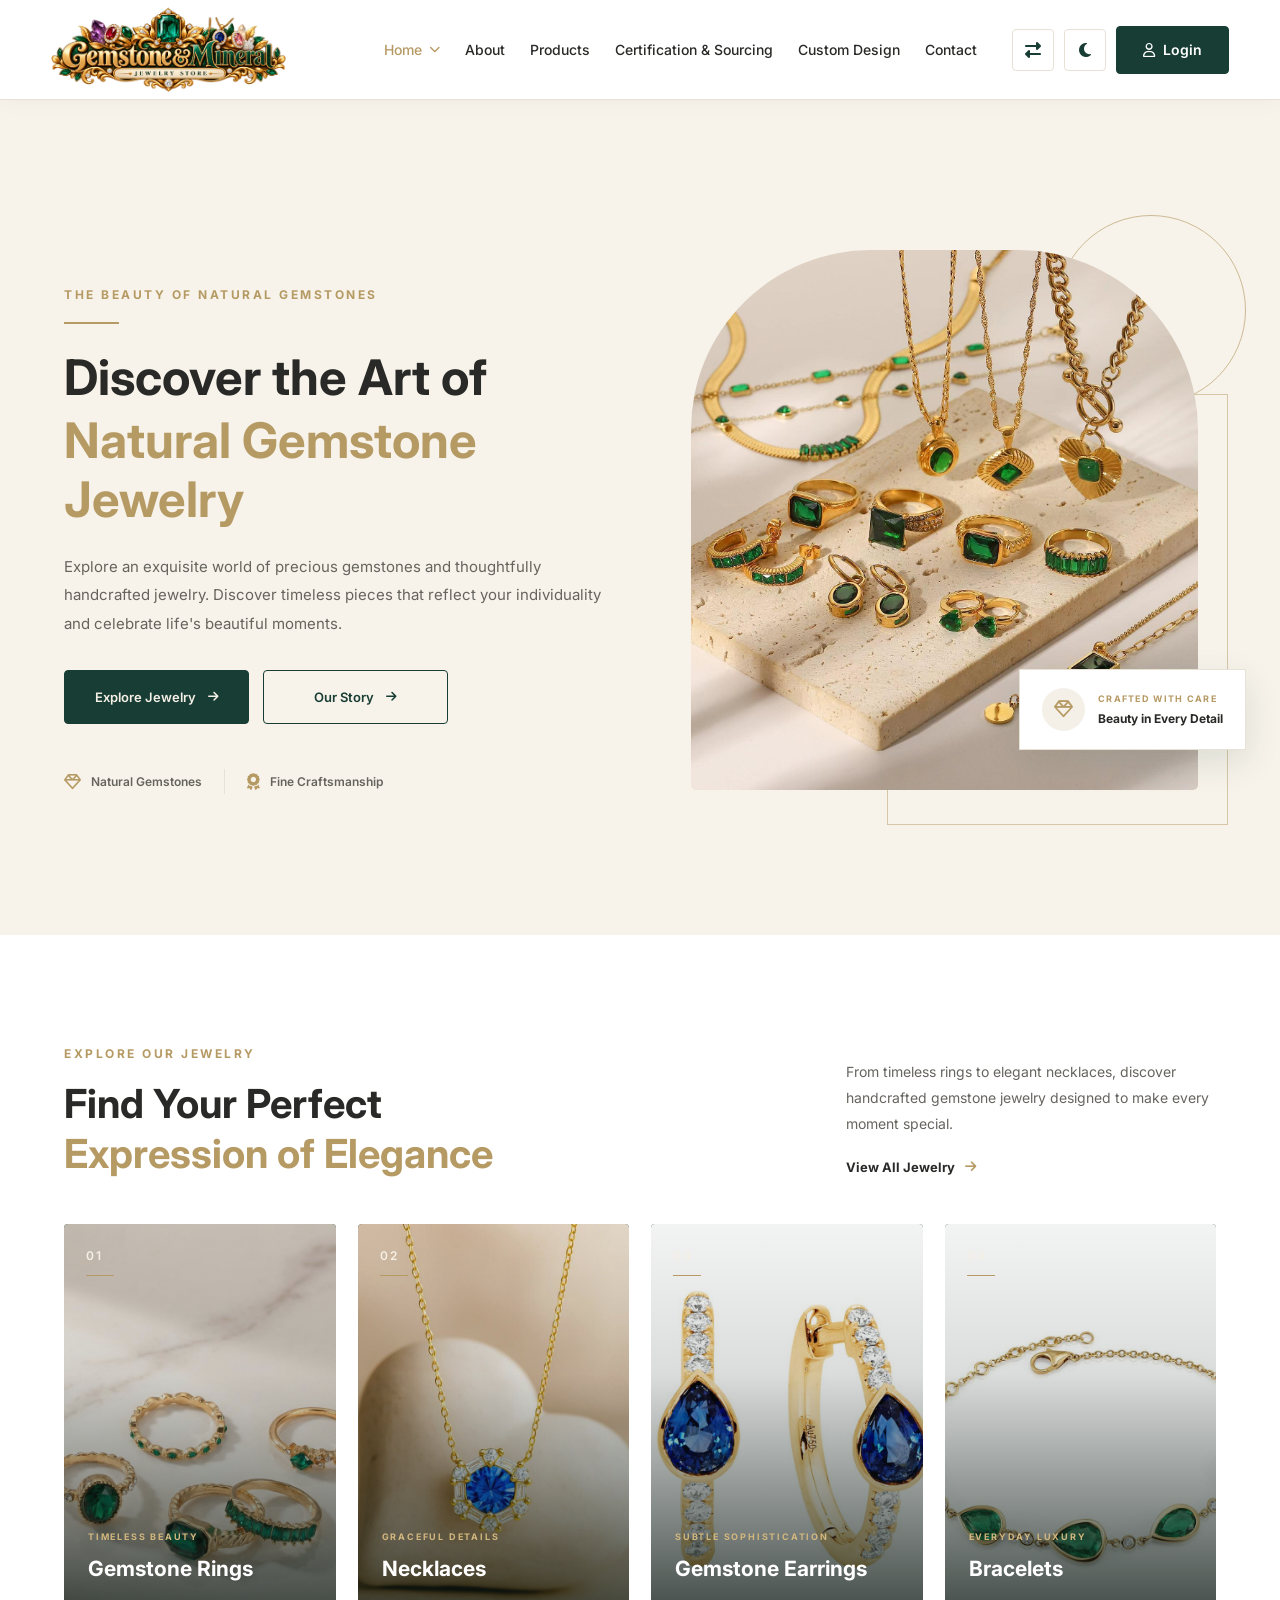
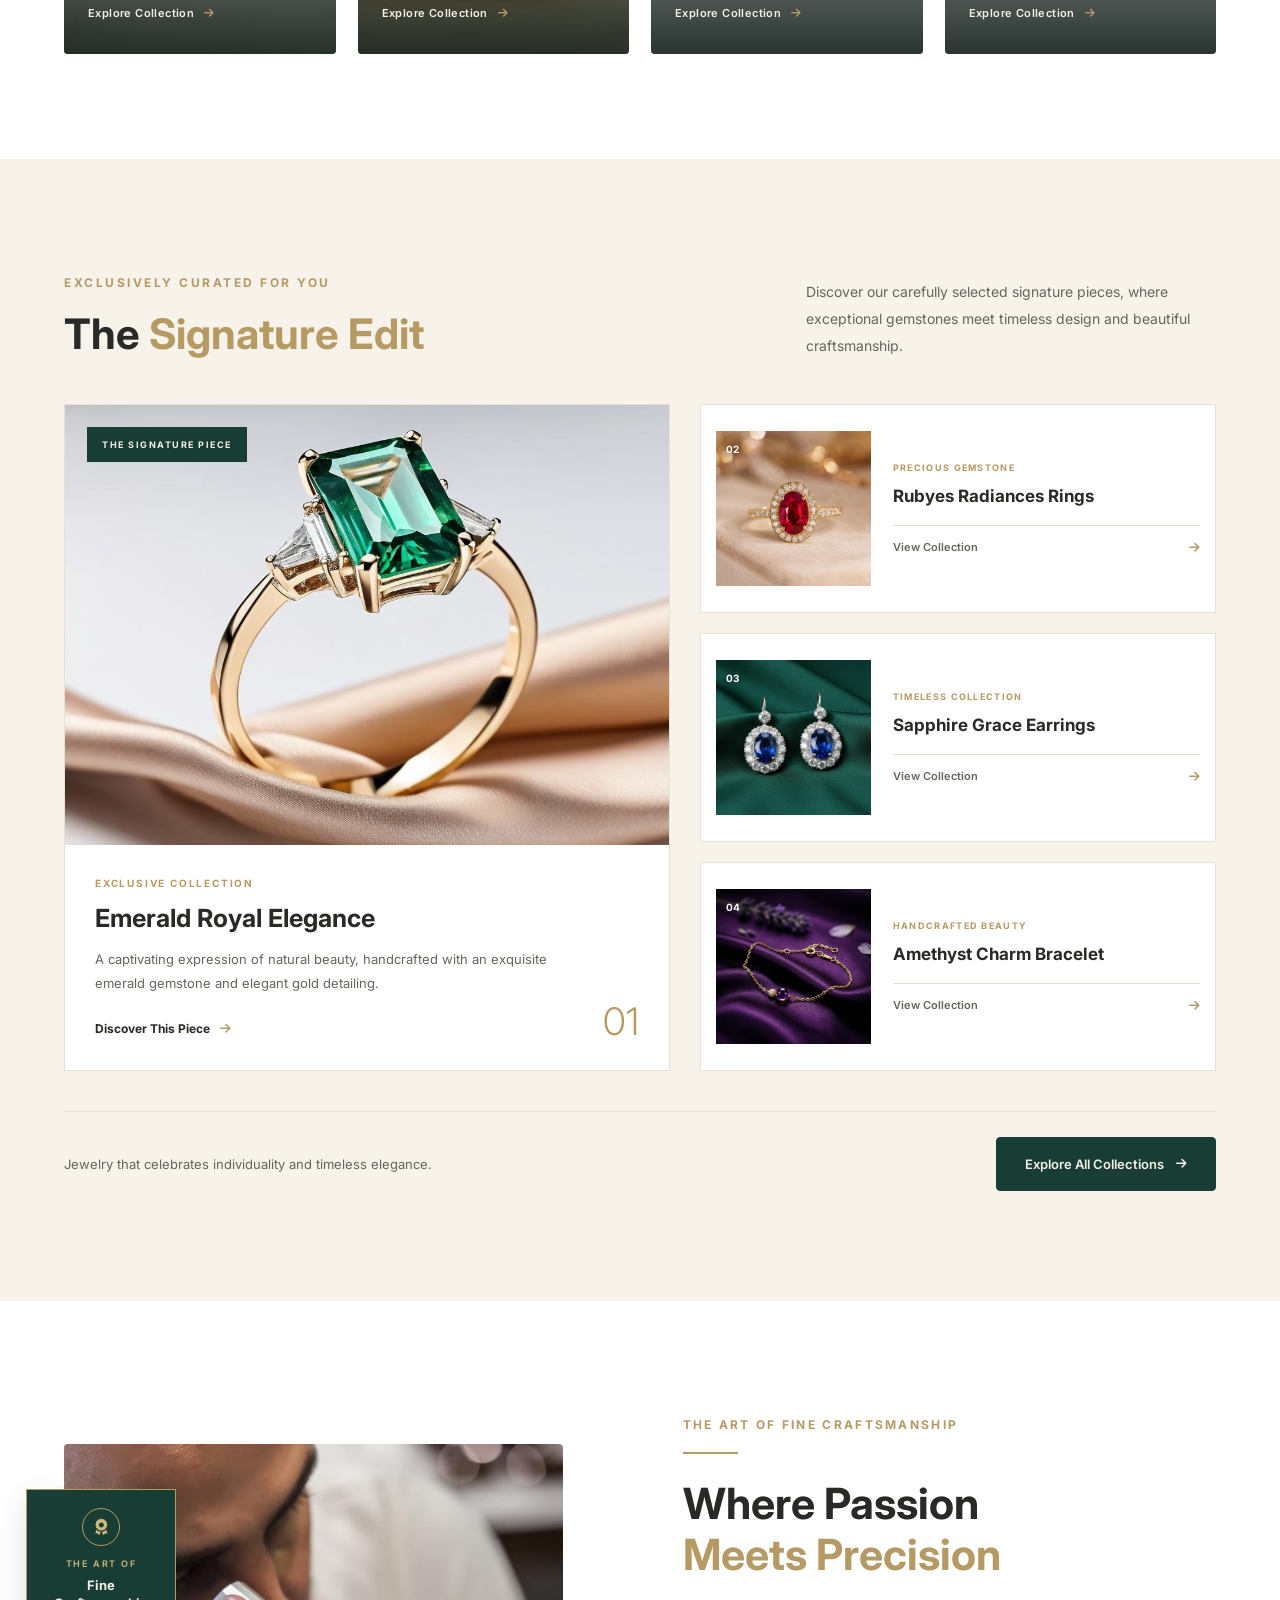
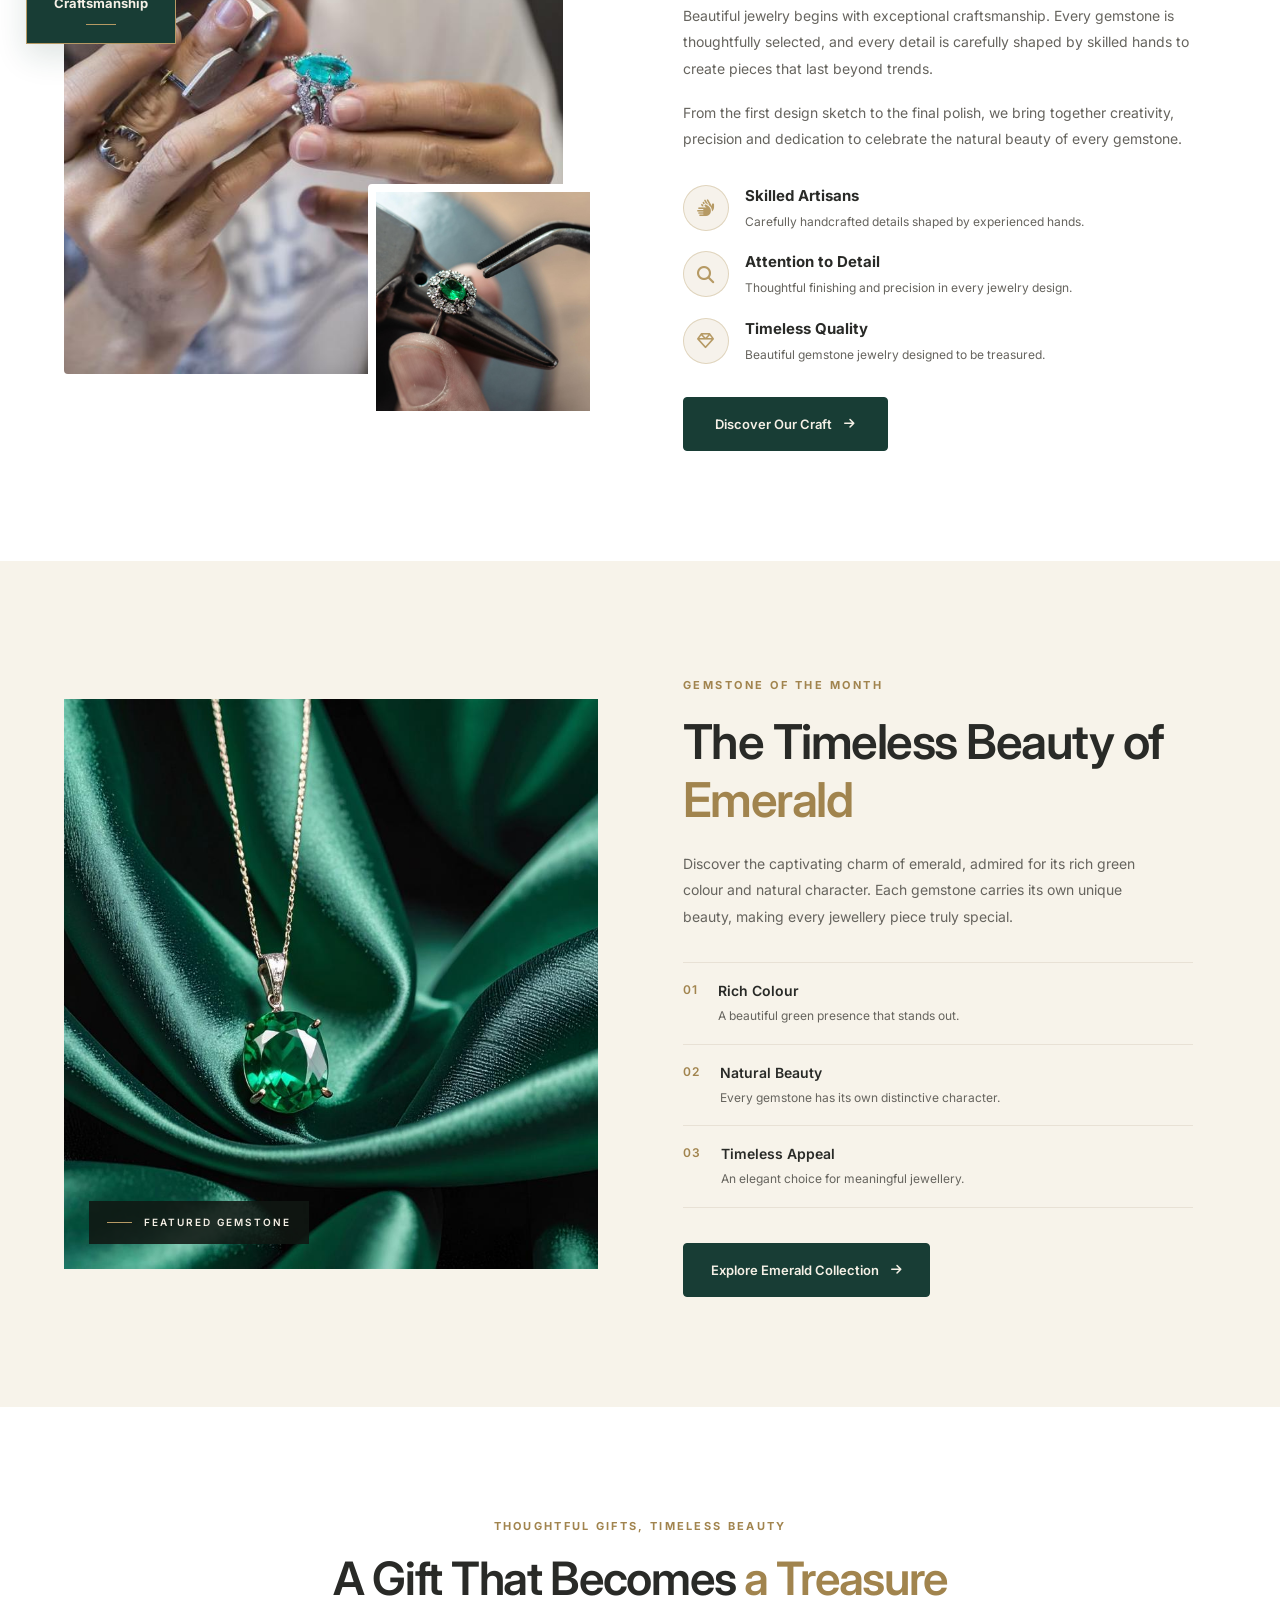
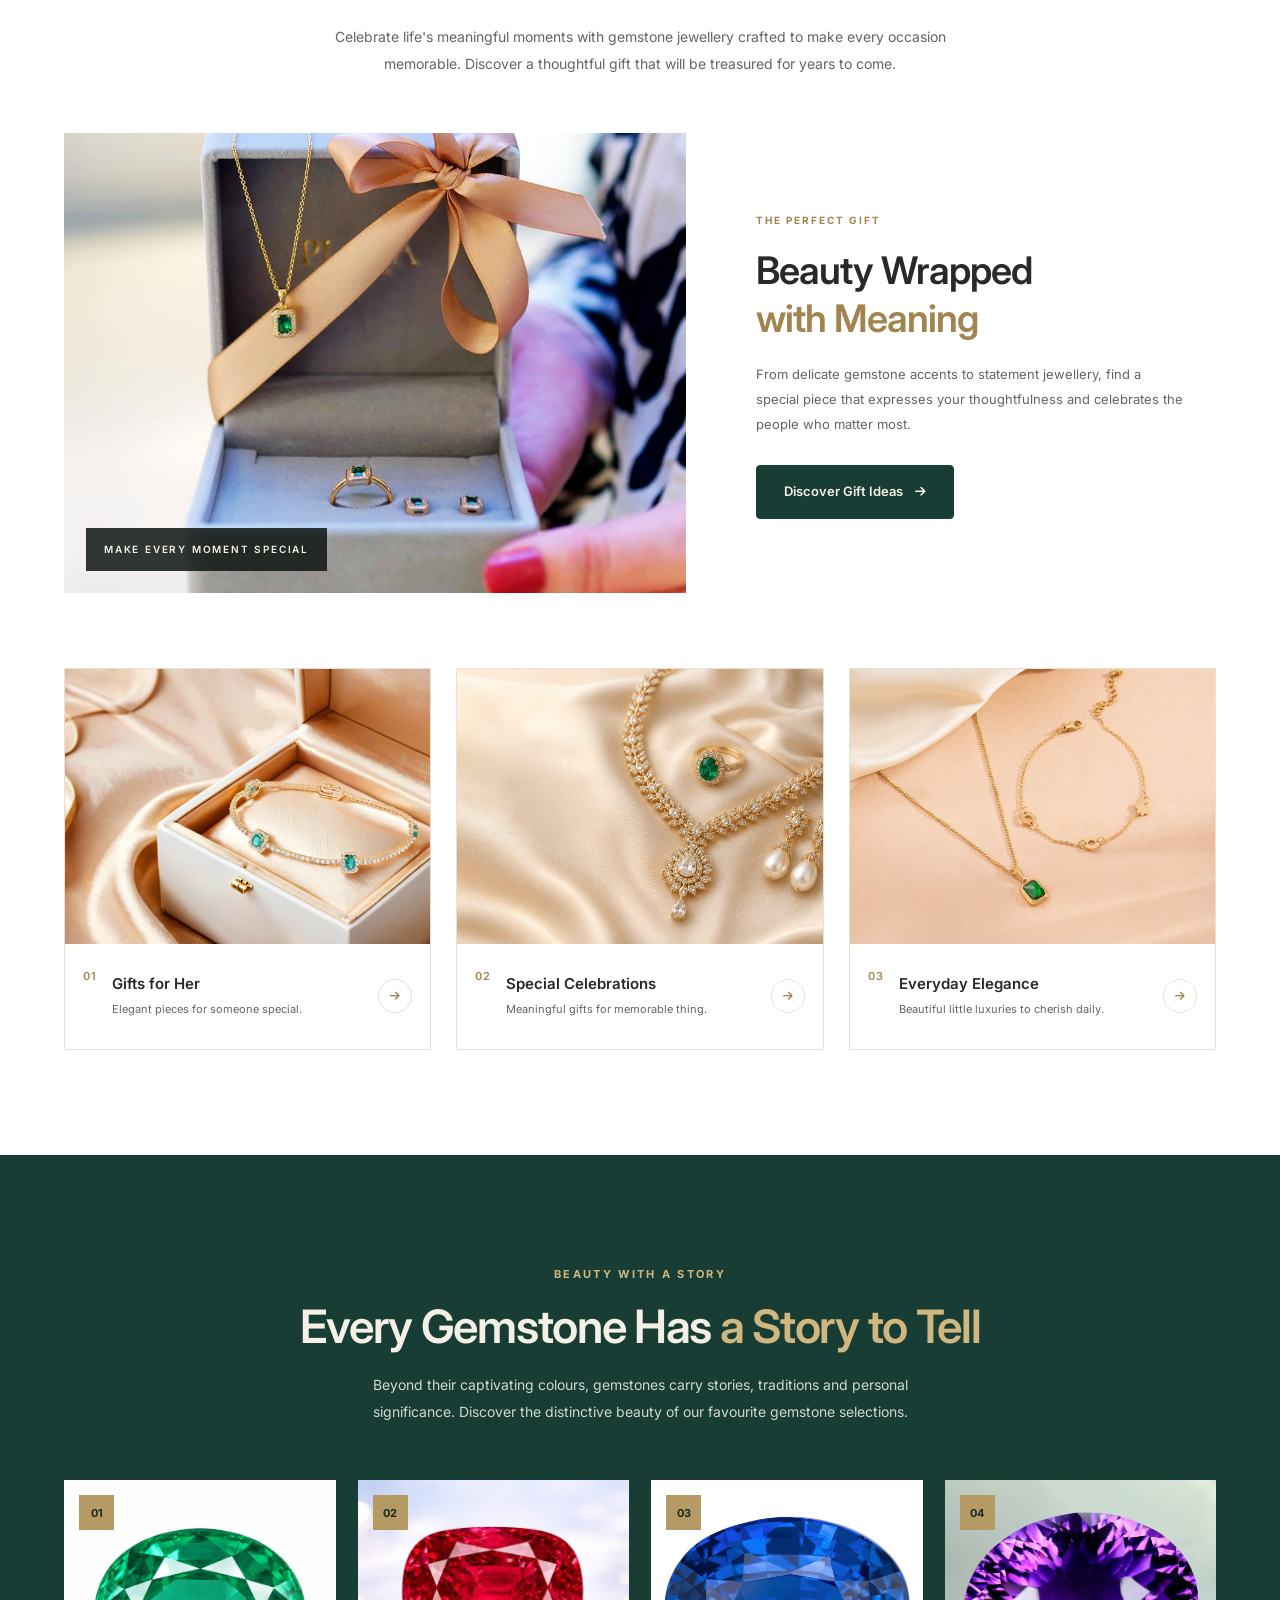
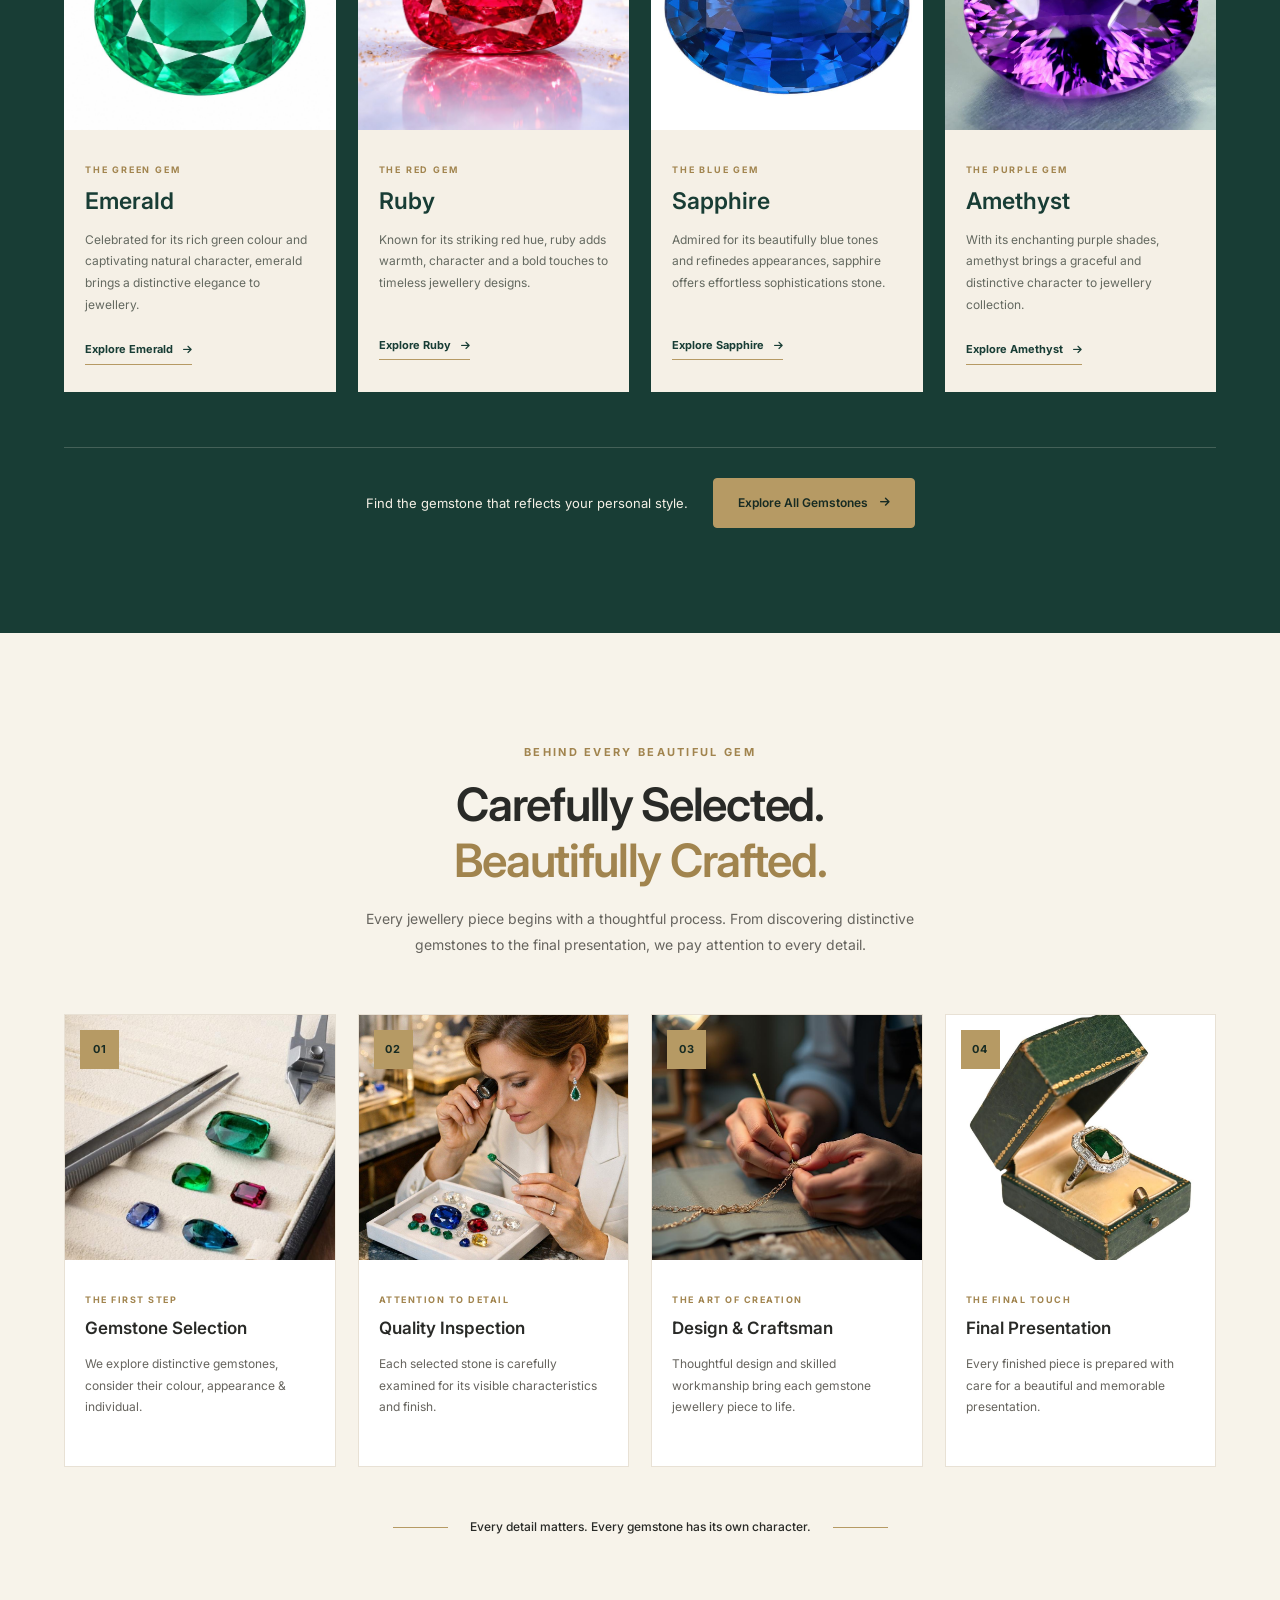
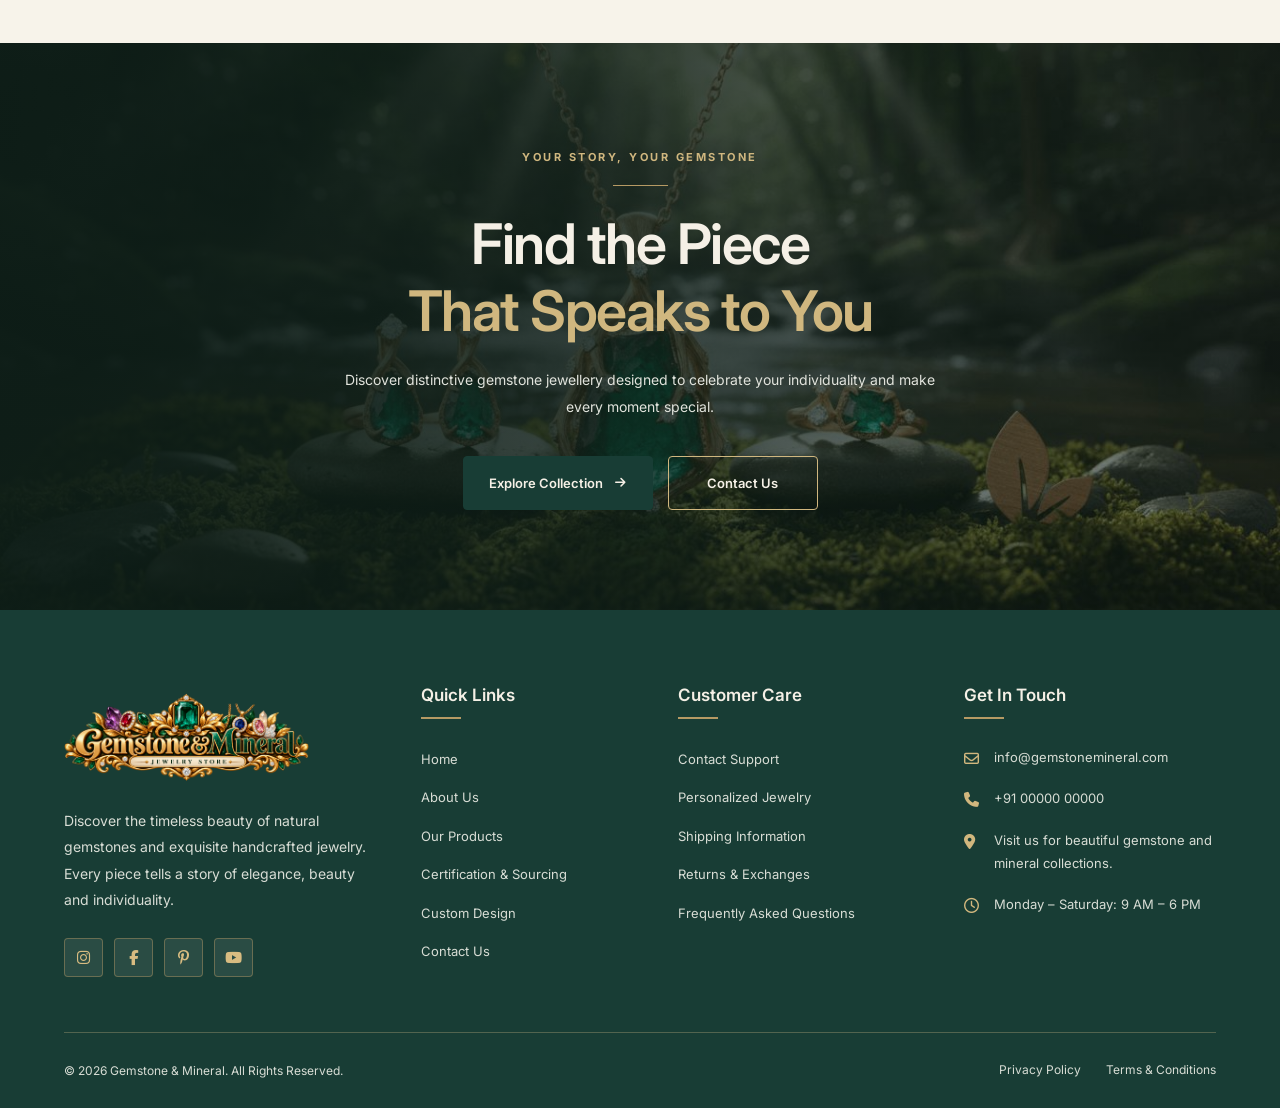
<file: home-2.html>
<!DOCTYPE html>
<html lang="en" dir="ltr">

<head>
    <meta charset="UTF-8">
    <meta name="viewport" content="width=device-width, initial-scale=1.0">

    <title>Gemstone & Mineral | Jewelry Store</title>
    <!-- Favicon -->

  <link rel="icon" type="image/png" href="images/logo.png">

    <meta name="description" content="Discover exquisite gemstone and mineral jewelry, handcrafted collections and custom jewelry designs.">

    <!-- GOOGLE FONTS -->
    <link rel="preconnect" href="https://fonts.googleapis.com">
    <link rel="preconnect" href="https://fonts.gstatic.com" crossorigin>

    <link href="https://fonts.googleapis.com/css2?family=Inter:wght@400;500;600;700&display=swap" rel="stylesheet">

    <!-- FONT AWESOME -->
    <link rel="stylesheet"
          href="https://cdnjs.cloudflare.com/ajax/libs/font-awesome/6.5.2/css/all.min.css">

    <!-- MAIN CSS -->
    <link rel="stylesheet" href="css/style.css">

    <!-- RESPONSIVE CSS -->
    <link rel="stylesheet" href="css/responsive.css">

</head>

<body>

    <!-- ==========================================
         GEMSTONE & MINERAL HEADER
    =========================================== -->

    <header class="gm-header" id="gmHeader">

        <div class="gm-header-container">

            <!-- LOGO -->
            <div class="gm-logo">

                <a href="index.html">

                    <img src="images/logo.png"
                         alt="Gemstone & Mineral Jewelry Store Logo">

                </a>

            </div>


            <!-- HAMBURGER MENU BUTTON -->
            <button class="gm-menu-toggle"
                    id="gmMenuToggle"
                    type="button"
                    aria-label="Open navigation menu"
                    aria-controls="gmNavigation"
                    aria-expanded="false">

                <span></span>
                <span></span>
                <span></span>

            </button>


            <!-- NAVIGATION AND HEADER ACTIONS -->
            <nav class="gm-navigation" id="gmNavigation"
                 aria-label="Main navigation">


                <!-- MAIN MENU -->
                <ul class="gm-nav-list">


                    <!-- HOME DROPDOWN -->
                    <li class="gm-nav-item gm-home-dropdown">

                        <button class="gm-nav-link gm-dropdown-toggle active"
                                type="button"
                                aria-expanded="false">

                            <span>Home</span>

                            <i class="fa-solid fa-chevron-down"></i>

                        </button>


                        <ul class="gm-dropdown-menu">

                            <li>
                                <a href="index.html">Home 1</a>
                            </li>

                            <li>
                                <a href="home-2.html"class="active">Home 2</a>
                            </li>

                        </ul>

                    </li>


                    <!-- ABOUT -->
                    <li class="gm-nav-item">

                        <a href="about.html" class="gm-nav-link">
                            About
                        </a>

                    </li>


                    <!-- PRODUCTS -->
                    <li class="gm-nav-item">

                        <a href="products.html" class="gm-nav-link">
                            Products
                        </a>

                    </li>


                    <!-- CERTIFICATION -->
                    <li class="gm-nav-item">

                        <a href="certification.html" class="gm-nav-link">
                            Certification & Sourcing
                        </a>

                    </li>


                    <!-- CUSTOM DESIGN -->
                    <li class="gm-nav-item">

                        <a href="custom-design.html" class="gm-nav-link">
                            Custom Design
                        </a>

                    </li>


                    <!-- CONTACT -->
                    <li class="gm-nav-item">

                        <a href="contact.html" class="gm-nav-link">
                            Contact
                        </a>

                    </li>


                </ul>


                <!-- HEADER RIGHT ACTIONS -->
                <div class="gm-header-actions">


                    <!-- RTL TOGGLE -->
                    <button class="gm-icon-btn"
                            id="gmRtlToggle"
                            type="button"
                            aria-label="Toggle right to left layout"
                            title="Toggle RTL">

                        <i class="fa-solid fa-right-left"></i>

                    </button>


                    <!-- DARK MODE TOGGLE -->
                    <button class="gm-icon-btn"
                            id="gmDarkToggle"
                            type="button"
                            aria-label="Toggle dark mode"
                            title="Toggle dark mode">

                        <i class="fa-solid fa-moon"></i>

                    </button>


                    <!-- LOGIN BUTTON -->
                    <a href="login.html" class="gm-login-btn">

                        <i class="fa-regular fa-user"></i>

                        <span>Login</span>

                    </a>


                </div>


            </nav>


        </div>

    </header>


    <!-- ==========================================
         MAIN CONTENT START
    =========================================== -->

    <main>

<!-- ================= HOME 2 HERO SECTION ================= -->
<section class="gm-home2-hero" id="gmHome2Hero">

    <div class="gm-home2-hero-container">

        <!-- LEFT CONTENT -->
        <div class="gm-home2-hero-content">

            <span class="gm-home2-hero-eyebrow">
                THE BEAUTY OF NATURAL GEMSTONES
            </span>

            <span class="gm-home2-hero-line"></span>

            <h1 class="gm-home2-hero-title">
                Discover the Art of
                <span>Natural Gemstone Jewelry</span>
            </h1>

            <p class="gm-home2-hero-description">
                Explore an exquisite world of precious gemstones
                and thoughtfully handcrafted jewelry. Discover
                timeless pieces that reflect your individuality
                and celebrate life's beautiful moments.
            </p>

            <!-- HERO BUTTONS -->
            <div class="gm-home2-hero-buttons">

                <a href="products.html" class="gm-home2-primary-btn">
                    Explore Jewelry
                    <i class="fa-solid fa-arrow-right"></i>
                </a>

                <a href="about.html" class="gm-home2-secondary-btn">
                    Our Story
                    <i class="fa-solid fa-arrow-right"></i>
                </a>

            </div>

            <!-- HERO TRUST DETAILS -->
            <div class="gm-home2-hero-trust">

                <div class="gm-home2-trust-item">
                    <i class="fa-regular fa-gem"></i>
                    <span>Natural Gemstones</span>
                </div>

                <span class="gm-home2-trust-divider"></span>

                <div class="gm-home2-trust-item">
                    <i class="fa-solid fa-award"></i>
                    <span>Fine Craftsmanship</span>
                </div>

            </div>

        </div>


        <!-- RIGHT IMAGE -->
        <div class="gm-home2-hero-visual">

            <div class="gm-home2-hero-image-frame">

                <img src="images/home2-hero-jewelry.jpg"
                     alt="Elegant natural emerald gemstone jewelry">

            </div>

            <!-- DECORATIVE CIRCLE -->
            <div class="gm-home2-hero-circle"></div>

            <!-- FLOATING GEMSTONE LABEL -->
            <div class="gm-home2-hero-badge">

                <div class="gm-home2-badge-icon">
                    <i class="fa-regular fa-gem"></i>
                </div>

                <div class="gm-home2-badge-content">
                    <span>CRAFTED WITH CARE</span>
                    <strong>Beauty in Every Detail</strong>
                </div>

            </div>

            <!-- IMAGE CORNER DECORATION -->
            <span class="gm-home2-hero-decoration"></span>

        </div>

    </div>

</section>
<!-- =============== END HOME 2 HERO SECTION =============== -->

<!-- ================= HOME 2 - SHOP BY JEWELRY ================= -->
<section class="gm-home2-categories" id="gmHome2Categories">

    <div class="gm-home2-categories-container">

        <!-- SECTION HEADER -->
        <div class="gm-home2-categories-header">

            <div class="gm-home2-categories-heading">

                <span class="gm-home2-categories-eyebrow">
                    EXPLORE OUR JEWELRY
                </span>

                <h2 class="gm-home2-categories-title">
                    Find Your Perfect
                    <span>Expression of Elegance</span>
                </h2>

            </div>

            <div class="gm-home2-categories-intro">
                <p>
                    From timeless rings to elegant necklaces,
                    discover handcrafted gemstone jewelry
                    designed to make every moment special.
                </p>

                <a href="products.html" class="gm-home2-categories-view">
                    View All Jewelry
                    <i class="fa-solid fa-arrow-right"></i>
                </a>
            </div>

        </div>


        <!-- CATEGORY CARDS -->
        <div class="gm-home2-categories-grid">

            <!-- RINGS -->
            <a href="products.html?category=rings"
               class="gm-home2-category-card">

                <img src="images/home2-category-rings.jpg"
                     alt="Luxury emerald and gemstone rings">

                <div class="gm-home2-category-overlay"></div>

                <div class="gm-home2-category-number">
                    01
                </div>

                <div class="gm-home2-category-content">

                    <span class="gm-home2-category-label">
                        TIMELESS BEAUTY
                    </span>

                    <h3>Gemstone Rings</h3>

                    <span class="gm-home2-category-link">
                        Explore Collection
                        <i class="fa-solid fa-arrow-right"></i>
                    </span>

                </div>

            </a>


            <!-- NECKLACES -->
            <a href="products.html?category=necklaces"
               class="gm-home2-category-card">

                <img src="images/home2-category-necklaces.jpg"
                     alt="Elegant gold gemstone necklaces">

                <div class="gm-home2-category-overlay"></div>

                <div class="gm-home2-category-number">
                    02
                </div>

                <div class="gm-home2-category-content">

                    <span class="gm-home2-category-label">
                        GRACEFUL DETAILS
                    </span>

                    <h3>Necklaces</h3>

                    <span class="gm-home2-category-link">
                        Explore Collection
                        <i class="fa-solid fa-arrow-right"></i>
                    </span>

                </div>

            </a>


            <!-- EARRINGS -->
            <a href="products.html?category=earrings"
               class="gm-home2-category-card">

                <img src="images/home2-category-earrings.jpg"
                     alt="Precious gemstone drop earrings">

                <div class="gm-home2-category-overlay"></div>

                <div class="gm-home2-category-number">
                    03
                </div>

                <div class="gm-home2-category-content">

                    <span class="gm-home2-category-label">
                        SUBTLE SOPHISTICATION
                    </span>

                    <h3>Gemstone Earrings</h3>

                    <span class="gm-home2-category-link">
                        Explore Collection
                        <i class="fa-solid fa-arrow-right"></i>
                    </span>

                </div>

            </a>


            <!-- BRACELETS -->
            <a href="products.html?category=bracelets"
               class="gm-home2-category-card">

                <img src="images/home2-category-bracelets.jpg"
                     alt="Handcrafted gemstone bracelets">

                <div class="gm-home2-category-overlay"></div>

                <div class="gm-home2-category-number">
                    04
                </div>

                <div class="gm-home2-category-content">

                    <span class="gm-home2-category-label">
                        EVERYDAY LUXURY
                    </span>

                    <h3>Bracelets</h3>

                    <span class="gm-home2-category-link">
                        Explore Collection
                        <i class="fa-solid fa-arrow-right"></i>
                    </span>

                </div>

            </a>

        </div>

    </div>

</section>
<!-- =============== END HOME 2 CATEGORIES =============== -->

<!-- ================= HOME 2 - SIGNATURE COLLECTION ================= -->
<section class="gm-home2-signature" id="gmHome2Signature">

    <div class="gm-home2-signature-container">

        <!-- SECTION HEADER -->
        <div class="gm-home2-signature-header">

            <div class="gm-home2-signature-heading">

                <span class="gm-home2-signature-eyebrow">
                    EXCLUSIVELY CURATED FOR YOU
                </span>

                <h2 class="gm-home2-signature-title">
                    The
                    <span>Signature Edit</span>
                </h2>

            </div>

            <p class="gm-home2-signature-description">
                Discover our carefully selected signature pieces,
                where exceptional gemstones meet timeless design
                and beautiful craftsmanship.
            </p>

        </div>


        <!-- SIGNATURE COLLECTION GRID -->
        <div class="gm-home2-signature-grid">

            <!-- LARGE FEATURED PRODUCT -->
            <div class="gm-home2-signature-featured">

                <div class="gm-home2-signature-featured-image">

                    <img src="images/home2-signature-featured.jpg"
                         alt="Luxury emerald gemstone necklace">

                    <span class="gm-home2-signature-featured-label">
                        THE SIGNATURE PIECE
                    </span>

                </div>

                <div class="gm-home2-signature-featured-content">

                    <div class="gm-home2-signature-featured-info">

                        <span class="gm-home2-signature-product-category">
                            EXCLUSIVE COLLECTION
                        </span>

                        <h3>Emerald Royal Elegance</h3>

                        <p>
                            A captivating expression of natural beauty,
                            handcrafted with an exquisite emerald
                            gemstone and elegant gold detailing.
                        </p>

                        <a href="products.html"
                           class="gm-home2-signature-product-link">
                            Discover This Piece
                            <i class="fa-solid fa-arrow-right"></i>
                        </a>

                    </div>

                    <span class="gm-home2-signature-featured-number">
                        01
                    </span>

                </div>

            </div>


            <!-- RIGHT PRODUCT COLLECTION -->
            <div class="gm-home2-signature-products">

                <!-- PRODUCT 1 -->
                <a href="products.html"
                   class="gm-home2-signature-product">

                    <div class="gm-home2-signature-product-image">

                        <img src="images/home2-signature-ring.jpg"
                             alt="Ruby gemstone gold ring">

                        <span class="gm-home2-signature-product-number">
                            02
                        </span>

                    </div>

                    <div class="gm-home2-signature-product-info">

                        <span>PRECIOUS GEMSTONE</span>

                        <h3>Rubyes Radiances Rings</h3>

                        <div class="gm-home2-signature-product-bottom">

                            <strong>View Collection</strong>

                            <i class="fa-solid fa-arrow-right"></i>

                        </div>

                    </div>

                </a>


                <!-- PRODUCT 2 -->
                <a href="products.html"
                   class="gm-home2-signature-product">

                    <div class="gm-home2-signature-product-image">

                        <img src="images/home2-signature-earrings.jpg"
                             alt="Blue sapphire gemstone earrings">

                        <span class="gm-home2-signature-product-number">
                            03
                        </span>

                    </div>

                    <div class="gm-home2-signature-product-info">

                        <span>TIMELESS COLLECTION</span>

                        <h3>Sapphire Grace Earrings</h3>

                        <div class="gm-home2-signature-product-bottom">

                            <strong>View Collection</strong>

                            <i class="fa-solid fa-arrow-right"></i>

                        </div>

                    </div>

                </a>


                <!-- PRODUCT 3 -->
                <a href="products.html"
                   class="gm-home2-signature-product">

                    <div class="gm-home2-signature-product-image">

                        <img src="images/home2-signature-bracelet.jpg"
                             alt="Amethyst gemstone gold bracelet">

                        <span class="gm-home2-signature-product-number">
                            04
                        </span>

                    </div>

                    <div class="gm-home2-signature-product-info">

                        <span>HANDCRAFTED BEAUTY</span>

                        <h3>Amethyst Charm Bracelet</h3>

                        <div class="gm-home2-signature-product-bottom">

                            <strong>View Collection</strong>

                            <i class="fa-solid fa-arrow-right"></i>

                        </div>

                    </div>

                </a>

            </div>

        </div>


        <!-- SECTION FOOTER -->
        <div class="gm-home2-signature-footer">

            <p>
                Jewelry that celebrates individuality and
                timeless elegance.
            </p>

            <a href="products.html" class="gm-home2-signature-button">
                Explore All Collections
                <i class="fa-solid fa-arrow-right"></i>
            </a>

        </div>

    </div>

</section>
<!-- =============== END HOME 2 SIGNATURE COLLECTION =============== -->

<!-- ================= HOME 2 - OUR CRAFTSMANSHIP ================= -->
<section class="gm-home2-craft" id="gmHome2Craft">

    <div class="gm-home2-craft-container">

        <div class="gm-home2-craft-grid">

            <!-- LEFT IMAGE COLLAGE -->
            <div class="gm-home2-craft-visual">

                <!-- MAIN IMAGE -->
                <div class="gm-home2-craft-main-image">

                    <img src="images/home2-craftsmanship-main.jpg"
                         alt="Artisan carefully crafting luxury gemstone jewelry">

                </div>

                <!-- DETAIL IMAGE -->
                <div class="gm-home2-craft-detail-image">

                    <img src="images/home2-craftsmanship-detail.jpg"
                         alt="Close-up of a handcrafted emerald gemstone ring">

                </div>

                <!-- GOLD DECORATIVE BADGE -->
                <div class="gm-home2-craft-badge">

                    <div class="gm-home2-craft-badge-icon">
                        <i class="fa-solid fa-award"></i>
                    </div>

                    <span>THE ART OF</span>

                    <strong>Fine Craftsmanship</strong>

                    <div class="gm-home2-craft-badge-line"></div>

                </div>

                <!-- IMAGE DECORATION -->
                <span class="gm-home2-craft-decoration"></span>

            </div>


            <!-- RIGHT CONTENT -->
            <div class="gm-home2-craft-content">

                <span class="gm-home2-craft-eyebrow">
                    THE ART OF FINE CRAFTSMANSHIP
                </span>

                <span class="gm-home2-craft-line"></span>

                <h2 class="gm-home2-craft-title">
                    Where Passion
                    <span>Meets Precision</span>
                </h2>

                <p class="gm-home2-craft-description">
                    Beautiful jewelry begins with exceptional
                    craftsmanship. Every gemstone is thoughtfully
                    selected, and every detail is carefully shaped
                    by skilled hands to create pieces that last
                    beyond trends.
                </p>

                <p class="gm-home2-craft-description-secondary">
                    From the first design sketch to the final polish,
                    we bring together creativity, precision and
                    dedication to celebrate the natural beauty
                    of every gemstone.
                </p>


                <!-- CRAFTSMANSHIP FEATURES -->
                <div class="gm-home2-craft-features">

                    <!-- FEATURE 1 -->
                    <div class="gm-home2-craft-feature">

                        <div class="gm-home2-craft-feature-icon">
                            <i class="fa-solid fa-hands"></i>
                        </div>

                        <div class="gm-home2-craft-feature-info">

                            <h3>Skilled Artisans</h3>

                            <p>
                                Carefully handcrafted details
                                shaped by experienced hands.
                            </p>

                        </div>

                    </div>


                    <!-- FEATURE 2 -->
                    <div class="gm-home2-craft-feature">

                        <div class="gm-home2-craft-feature-icon">
                            <i class="fa-solid fa-magnifying-glass"></i>
                        </div>

                        <div class="gm-home2-craft-feature-info">

                            <h3>Attention to Detail</h3>

                            <p>
                                Thoughtful finishing and precision
                                in every jewelry design.
                            </p>

                        </div>

                    </div>


                    <!-- FEATURE 3 -->
                    <div class="gm-home2-craft-feature">

                        <div class="gm-home2-craft-feature-icon">
                            <i class="fa-regular fa-gem"></i>
                        </div>

                        <div class="gm-home2-craft-feature-info">

                            <h3>Timeless Quality</h3>

                            <p>
                                Beautiful gemstone jewelry
                                designed to be treasured.
                            </p>

                        </div>

                    </div>

                </div>


                <!-- CTA BUTTON -->
                <a href="about.html" class="gm-home2-craft-button">
                    Discover Our Craft
                    <i class="fa-solid fa-arrow-right"></i>
                </a>

            </div>

        </div>

    </div>

</section>
<!-- =============== END HOME 2 CRAFTSMANSHIP =============== -->

<!-- GEMSTONE OF THE MONTH SECTION -->
<section class="gm-monthly-gemstone" id="gemstoneOfMonth">

    <div class="gm-monthly-gemstone-container">

        <!-- GEMSTONE IMAGE -->
        <div class="gm-monthly-gemstone-image">

            <img
                src="images/home2-gemstone-of-month.jpg"
                alt="Beautiful emerald gemstone"
            >

            <div class="gm-monthly-image-label">
                <span class="gm-monthly-label-line"></span>
                <span>FEATURED GEMSTONE</span>
            </div>

        </div>

        <!-- GEMSTONE CONTENT -->
        <div class="gm-monthly-gemstone-content">

            <span class="gm-monthly-eyebrow">
                GEMSTONE OF THE MONTH
            </span>

            <h2 class="gm-monthly-title">
                The Timeless Beauty of
                <span>Emerald</span>
            </h2>

            <p class="gm-monthly-description">
                Discover the captivating charm of emerald, admired for
                its rich green colour and natural character. Each
                gemstone carries its own unique beauty, making every
                jewellery piece truly special.
            </p>

            <!-- GEMSTONE HIGHLIGHTS -->
            <div class="gm-monthly-highlights">

                <div class="gm-monthly-highlight">
                    <span class="gm-monthly-highlight-number">01</span>
                    <div>
                        <h4>Rich Colour</h4>
                        <p>A beautiful green presence that stands out.</p>
                    </div>
                </div>

                <div class="gm-monthly-highlight">
                    <span class="gm-monthly-highlight-number">02</span>
                    <div>
                        <h4>Natural Beauty</h4>
                        <p>Every gemstone has its own distinctive character.</p>
                    </div>
                </div>

                <div class="gm-monthly-highlight">
                    <span class="gm-monthly-highlight-number">03</span>
                    <div>
                        <h4>Timeless Appeal</h4>
                        <p>An elegant choice for meaningful jewellery.</p>
                    </div>
                </div>

            </div>

            <!-- BUTTON -->
            <a href="products.html" class="gm-btn-primary gm-monthly-btn">
                Explore Emerald Collection
                <i class="fa-solid fa-arrow-right"></i>
            </a>

        </div>

    </div>

</section>
<!-- END GEMSTONE OF THE MONTH SECTION -->

<!-- THE ART OF GIFTING SECTION -->
<section class="gm-gifting-section" id="artOfGifting">

    <div class="gm-gifting-container">

        <!-- SECTION HEADER -->
        <div class="gm-gifting-header">

            <span class="gm-gifting-eyebrow">
                THOUGHTFUL GIFTS, TIMELESS BEAUTY
            </span>

            <h2 class="gm-gifting-title">
                A Gift That Becomes
                <span>a Treasure</span>
            </h2>

            <p class="gm-gifting-description">
                Celebrate life's meaningful moments with gemstone
                jewellery crafted to make every occasion memorable.
                Discover a thoughtful gift that will be treasured
                for years to come.
            </p>

        </div>

        <!-- GIFTING FEATURE -->
        <div class="gm-gifting-main">

            <div class="gm-gifting-main-image">
                <img
                    src="images/home2-gifting-main.jpg"
                    alt="Luxury gemstone jewellery gift box"
                >

                <div class="gm-gifting-image-caption">
                    <span>MAKE EVERY MOMENT SPECIAL</span>
                </div>
            </div>

            <div class="gm-gifting-main-content">

                <span class="gm-gifting-small-label">
                    THE PERFECT GIFT
                </span>

                <h3>
                    Beauty Wrapped
                    <span>with Meaning</span>
                </h3>

                <p>
                    From delicate gemstone accents to statement
                    jewellery, find a special piece that expresses
                    your thoughtfulness and celebrates the people
                    who matter most.
                </p>

                <a href="products.html" class="gm-btn-primary gm-gifting-main-btn">
                    Discover Gift Ideas
                    <i class="fa-solid fa-arrow-right"></i>
                </a>

            </div>

        </div>

        <!-- GIFT CATEGORIES -->
        <div class="gm-gifting-categories">

            <!-- CATEGORY 1 -->
            <a href="products.html" class="gm-gifting-card">

                <div class="gm-gifting-card-image">
                    <img
                        src="images/home2-gifting-her.jpg"
                        alt="Elegant gemstone jewellery gift for her"
                    >
                </div>

                <div class="gm-gifting-card-content">
                    <span class="gm-gifting-card-number">01</span>

                    <div>
                        <h4>Gifts for Her</h4>
                        <p>Elegant pieces for someone special.</p>
                    </div>

                    <span class="gm-gifting-card-arrow">
                        <i class="fa-solid fa-arrow-right"></i>
                    </span>
                </div>

            </a>

            <!-- CATEGORY 2 -->
            <a href="products.html" class="gm-gifting-card">

                <div class="gm-gifting-card-image">
                    <img
                        src="images/home2-gifting-celebrations.jpg"
                        alt="Gemstone jewellery for special celebrations"
                    >
                </div>

                <div class="gm-gifting-card-content">
                    <span class="gm-gifting-card-number">02</span>

                    <div>
                        <h4>Special Celebrations</h4>
                        <p>Meaningful gifts for memorable thing.</p>
                    </div>

                    <span class="gm-gifting-card-arrow">
                        <i class="fa-solid fa-arrow-right"></i>
                    </span>
                </div>

            </a>

            <!-- CATEGORY 3 -->
            <a href="products.html" class="gm-gifting-card">

                <div class="gm-gifting-card-image">
                    <img
                        src="images/home2-gifting-everyday.jpg"
                        alt="Delicate gemstone jewellery for everyday elegance"
                    >
                </div>

                <div class="gm-gifting-card-content">
                    <span class="gm-gifting-card-number">03</span>

                    <div>
                        <h4>Everyday Elegance</h4>
                        <p>Beautiful little luxuries to cherish daily.</p>
                    </div>

                    <span class="gm-gifting-card-arrow">
                        <i class="fa-solid fa-arrow-right"></i>
                    </span>
                </div>

            </a>

        </div>

    </div>

</section>
<!-- END THE ART OF GIFTING SECTION -->

<!-- MEANING BEHIND GEMSTONES SECTION -->
<section class="gm-meaning-section" id="gemstoneMeanings">

    <div class="gm-meaning-container">

        <!-- SECTION HEADER -->
        <div class="gm-meaning-header">

            <span class="gm-meaning-eyebrow">
                BEAUTY WITH A STORY
            </span>

            <h2 class="gm-meaning-title">
                Every Gemstone Has
                <span>a Story to Tell</span>
            </h2>

            <p class="gm-meaning-description">
                Beyond their captivating colours, gemstones carry
                stories, traditions and personal significance.
                Discover the distinctive beauty of our favourite
                gemstone selections.
            </p>

        </div>

        <!-- GEMSTONE CARDS -->
        <div class="gm-meaning-grid">

            <!-- EMERALD -->
            <article class="gm-meaning-card">

                <div class="gm-meaning-image">
                    <img
                        src="images/home2-meaning-emerald.jpg"
                        alt="Beautiful polished green emerald gemstone"
                    >

                    <span class="gm-meaning-number">01</span>
                </div>

                <div class="gm-meaning-card-content">

                    <span class="gm-meaning-category">
                        THE GREEN GEM
                    </span>

                    <h3>Emerald</h3>

                    <p>
                        Celebrated for its rich green colour and
                        captivating natural character, emerald
                        brings a distinctive elegance to jewellery.
                    </p>

                    <a href="products.html" class="gm-meaning-link">
                        Explore Emerald
                        <i class="fa-solid fa-arrow-right"></i>
                    </a>

                </div>

            </article>

            <!-- RUBY -->
            <article class="gm-meaning-card">

                <div class="gm-meaning-image">
                    <img
                        src="images/home2-meaning-ruby.jpg"
                        alt="Rich red polished ruby gemstone"
                    >

                    <span class="gm-meaning-number">02</span>
                </div>

                <div class="gm-meaning-card-content">

                    <span class="gm-meaning-category">
                        THE RED GEM
                    </span>

                    <h3>Ruby</h3>

                    <p>
                        Known for its striking red hue, ruby adds
                        warmth, character and a bold touches to
                        timeless jewellery designs.
                    </p>

                    <a href="products.html" class="gm-meaning-link">
                        Explore Ruby
                        <i class="fa-solid fa-arrow-right"></i>
                    </a>

                </div>

            </article>

            <!-- SAPPHIRE -->
            <article class="gm-meaning-card">

                <div class="gm-meaning-image">
                    <img
                        src="images/home2-meaning-sapphire.jpg"
                        alt="Elegant blue sapphire gemstone"
                    >

                    <span class="gm-meaning-number">03</span>
                </div>

                <div class="gm-meaning-card-content">

                    <span class="gm-meaning-category">
                        THE BLUE GEM
                    </span>

                    <h3>Sapphire</h3>

                    <p>
                        Admired for its beautifully blue tones and
                        refinedes appearances, sapphire offers
                        effortless sophistications stone.
                    </p>

                    <a href="products.html" class="gm-meaning-link">
                        Explore Sapphire
                        <i class="fa-solid fa-arrow-right"></i>
                    </a>

                </div>

            </article>

            <!-- AMETHYST -->
            <article class="gm-meaning-card">

                <div class="gm-meaning-image">
                    <img
                        src="images/home2-meaning-amethyst.jpg"
                        alt="Beautiful purple amethyst gemstone"
                    >

                    <span class="gm-meaning-number">04</span>
                </div>

                <div class="gm-meaning-card-content">

                    <span class="gm-meaning-category">
                        THE PURPLE GEM
                    </span>

                    <h3>Amethyst</h3>

                    <p>
                        With its enchanting purple shades, amethyst
                        brings a graceful and distinctive character
                        to jewellery collection.
                    </p>

                    <a href="products.html" class="gm-meaning-link">
                        Explore Amethyst
                        <i class="fa-solid fa-arrow-right"></i>
                    </a>

                </div>

            </article>

        </div>

        <!-- BOTTOM CTA -->
        <div class="gm-meaning-bottom">

            <p>
                Find the gemstone that reflects your personal style.
            </p>

            <a href="products.html" class="gm-meaning-cta">
                Explore All Gemstones
                <i class="fa-solid fa-arrow-right"></i>
            </a>

        </div>

    </div>

</section>
<!-- END MEANING BEHIND GEMSTONES SECTION -->

<!-- BEHIND EVERY GEMSTONE SECTION -->
<section class="gm-process-section" id="gemstoneProcess">

    <div class="gm-process-container">

        <!-- SECTION HEADER -->
        <div class="gm-process-header">

            <span class="gm-process-eyebrow">
                BEHIND EVERY BEAUTIFUL GEM
            </span>

            <h2 class="gm-process-title">
                Carefully Selected.
                <span>Beautifully Crafted.</span>
            </h2>

            <p class="gm-process-description">
                Every jewellery piece begins with a thoughtful process.
                From discovering distinctive gemstones to the final
                presentation, we pay attention to every detail.
            </p>

        </div>

        <!-- PROCESS GRID -->
        <div class="gm-process-grid">

            <!-- STEP 1 -->
            <article class="gm-process-card">

                <div class="gm-process-image">
                    <img
                        src="images/home2-process-selection.jpg"
                        alt="Gemstones carefully selected for jewellery"
                    >

                    <span class="gm-process-number">01</span>
                </div>

                <div class="gm-process-card-content">

                    <span class="gm-process-step">
                        THE FIRST STEP
                    </span>

                    <h3>Gemstone Selection</h3>

                    <p>
                        We explore distinctive gemstones, consider
                        their colour, appearance & individual.
                    </p>

                </div>

            </article>

            <!-- STEP 2 -->
            <article class="gm-process-card">

                <div class="gm-process-image">
                    <img
                        src="images/home2-process-inspection.jpg"
                        alt="Gemologist carefully inspecting a gemstone"
                    >

                    <span class="gm-process-number">02</span>
                </div>

                <div class="gm-process-card-content">

                    <span class="gm-process-step">
                        ATTENTION TO DETAIL
                    </span>

                    <h3>Quality Inspection</h3>

                    <p>
                        Each selected stone is carefully examined
                        for its visible characteristics and finish.
                    </p>

                </div>

            </article>

            <!-- STEP 3 -->
            <article class="gm-process-card">

                <div class="gm-process-image">
                    <img
                        src="images/home2-process-craftsmanship.jpg"
                        alt="Jewellery artisan crafting a gemstone setting"
                    >

                    <span class="gm-process-number">03</span>
                </div>

                <div class="gm-process-card-content">

                    <span class="gm-process-step">
                        THE ART OF CREATION
                    </span>

                    <h3>Design & Craftsman</h3>

                    <p>
                        Thoughtful design and skilled workmanship
                        bring each gemstone jewellery piece to life.
                    </p>

                </div>

            </article>

            <!-- STEP 4 -->
            <article class="gm-process-card">

                <div class="gm-process-image">
                    <img
                        src="images/home2-process-presentation.jpg"
                        alt="Finished gemstone jewellery presented in a luxury box"
                    >

                    <span class="gm-process-number">04</span>
                </div>

                <div class="gm-process-card-content">

                    <span class="gm-process-step">
                        THE FINAL TOUCH
                    </span>

                    <h3>Final Presentation</h3>

                    <p>
                        Every finished piece is prepared with care
                        for a beautiful and memorable presentation.
                    </p>

                </div>

            </article>

        </div>

        <!-- BOTTOM MESSAGE -->
        <div class="gm-process-bottom">

            <span class="gm-process-bottom-line"></span>

            <p>
                Every detail matters. Every gemstone has its own character.
            </p>

            <span class="gm-process-bottom-line"></span>

        </div>

    </div>

</section>
<!-- END BEHIND EVERY GEMSTONE SECTION -->

<!-- FINAL LUXURY CTA BANNER -->
<section class="gm-home2-cta" id="home2FinalCta">

    <!-- BACKGROUND IMAGE -->
    <div class="gm-home2-cta-background">
        <img
            src="images/home2-final-cta.jpg" 
            alt="Luxury emerald gemstone jewellery collection"
        >
    </div>

    <!-- DARK OVERLAY -->
    <div class="gm-home2-cta-overlay"></div>

    <!-- CTA CONTENT -->
    <div class="gm-home2-cta-container">

        <span class="gm-home2-cta-eyebrow">
            YOUR STORY, YOUR GEMSTONE
        </span>

        <span class="gm-home2-cta-line"></span>

        <h2 class="gm-home2-cta-title">
            Find the Piece
            <span>That Speaks to You</span>
        </h2>

        <p class="gm-home2-cta-description">
            Discover distinctive gemstone jewellery designed
            to celebrate your individuality and make every
            moment special.
        </p>

        <!-- CTA BUTTONS -->
        <div class="gm-home2-cta-buttons">

            <a href="products.html" class="gm-home2-cta-primary">
                Explore Collection
                <i class="fa-solid fa-arrow-right"></i>
            </a>

            <a href="contact.html" class="gm-home2-cta-secondary">
                Contact Us
            </a>

        </div>

    </div>

</section>
<!-- END FINAL LUXURY CTA BANNER -->

    </main>
<!-- ==========================================
     GEMSTONE & MINERAL FOOTER
=========================================== -->

<footer class="gm-footer">

    <div class="gm-footer-container">

        <!-- FOOTER MAIN CONTENT -->
        <div class="gm-footer-main">

            <!-- BRAND COLUMN -->
            <div class="gm-footer-brand">

                <a href="index.html" class="gm-footer-logo">
                    <img src="images/logo.png"
                         alt="Gemstone & Mineral Jewelry Store">
                </a>

                <p class="gm-footer-description">
                    Discover the timeless beauty of natural gemstones
                    and exquisite handcrafted jewelry. Every piece
                    tells a story of elegance, beauty and individuality.
                </p>

                <!-- SOCIAL ICONS -->
                <div class="gm-footer-social">

                    <a href="#" aria-label="Instagram">
                        <i class="fa-brands fa-instagram"></i>
                    </a>

                    <a href="#" aria-label="Facebook">
                        <i class="fa-brands fa-facebook-f"></i>
                    </a>

                    <a href="#" aria-label="Pinterest">
                        <i class="fa-brands fa-pinterest-p"></i>
                    </a>

                    <a href="#" aria-label="YouTube">
                        <i class="fa-brands fa-youtube"></i>
                    </a>

                </div>

            </div>


            <!-- QUICK LINKS -->
            <div class="gm-footer-column">

                <h3 class="gm-footer-title">Quick Links</h3>

                <ul class="gm-footer-links">

                    <li><a href="index.html">Home</a></li>

                    <li><a href="about.html">About Us</a></li>

                    <li><a href="products.html">Our Products</a></li>

                    <li><a href="certification.html">
                        Certification & Sourcing
                    </a></li>

                    <li><a href="custom-design.html">
                        Custom Design
                    </a></li>

                    <li><a href="contact.html">Contact Us</a></li>

                </ul>

            </div>


            <!-- CUSTOMER SERVICES -->
            <div class="gm-footer-column">

                <h3 class="gm-footer-title">Customer Care</h3>

                <ul class="gm-footer-links">

                    <li><a href="contact.html">Contact Support</a></li>

                    <li><a href="custom-design.html">
                        Personalized Jewelry
                    </a></li>

                    <li><a href="shipping.html">Shipping Information</a></li>

                    <li><a href="returns.html">Returns & Exchanges</a></li>

                    <li><a href="faq.html">Frequently Asked Questions</a></li>

                </ul>

            </div>


            <!-- CONTACT INFORMATION -->
            <div class="gm-footer-column gm-footer-contact">

                <h3 class="gm-footer-title">Get In Touch</h3>

                <ul class="gm-footer-contact-list">

                    <li>
                        <i class="fa-regular fa-envelope"></i>
                        <a href="mailto:info@gemstonemineral.com">
                            info@gemstonemineral.com
                        </a>
                    </li>

                    <li>
                        <i class="fa-solid fa-phone"></i>
                        <a href="tel:+910000000000">
                            +91 00000 00000
                        </a>
                    </li>

                    <li>
                        <i class="fa-solid fa-location-dot"></i>
                        <span>
                            Visit us for beautiful gemstone
                            and mineral collections.
                        </span>
                    </li>

                    <li>
                        <i class="fa-regular fa-clock"></i>
                        <span>Monday – Saturday: 9 AM – 6 PM</span>
                    </li>

                </ul>

            </div>

        </div>


        <!-- FOOTER DIVIDER -->
        <div class="gm-footer-divider"></div>


        <!-- FOOTER BOTTOM -->
        <div class="gm-footer-bottom">

            <p class="gm-footer-copyright">
                © 2026 Gemstone & Mineral. All Rights Reserved.
            </p>

            <div class="gm-footer-legal">

                <a href="privacy-policy.html">Privacy Policy</a>

                <a href="terms.html">Terms & Conditions</a>

            </div>

        </div>

    </div>

</footer>

<!-- END GEMSTONE & MINERAL FOOTER -->


<!-- SCROLL TO TOP BUTTON -->
<button class="gm-scroll-top" id="gmScrollTop"
        type="button" aria-label="Scroll to top">

    <i class="fa-solid fa-arrow-up"></i>

</button>
    <!-- JAVASCRIPT -->
    <script src="js/script.js"></script>

</body>

</html>
</file>
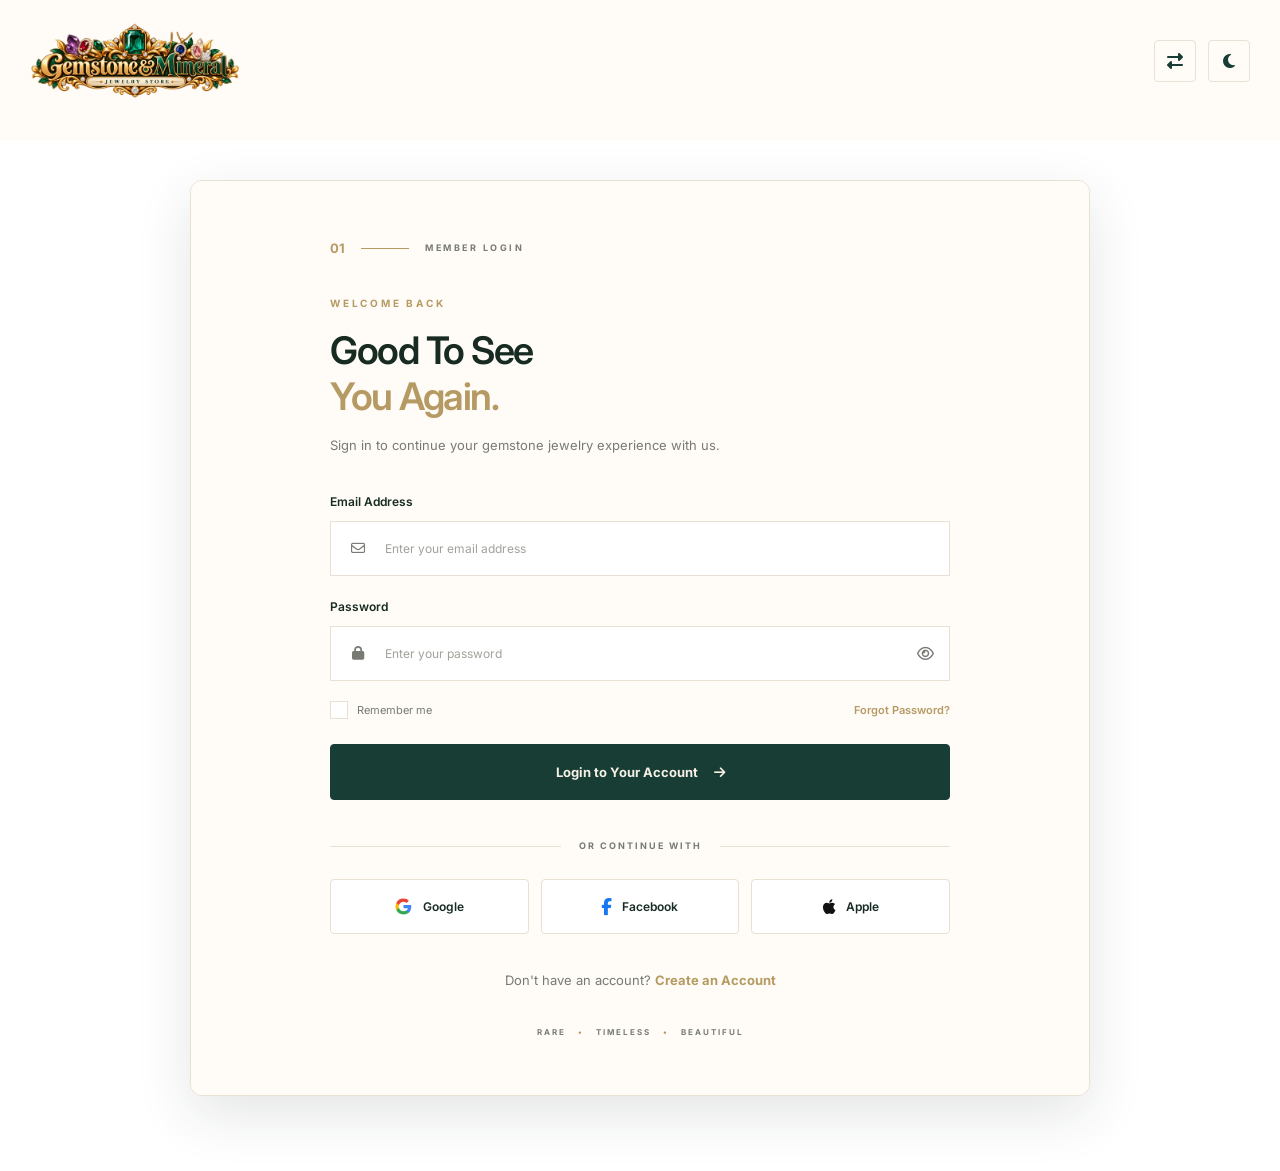
<file: login.html>
<!DOCTYPE html>
<html lang="en" dir="ltr">

<head>
    <meta charset="UTF-8">
    <meta name="viewport" content="width=device-width, initial-scale=1.0">

    <title>Login | Gemstone & Mineral Jewelry</title>
    <!-- Favicon -->

  <link rel="icon" type="image/png" href="images/logo.png">

    <!-- FAVICON -->
    <link rel="icon" type="image/png" href="images/gemstone-mineral-logo.png">

    <!-- GOOGLE FONT – INTER -->
    <link rel="preconnect" href="https://fonts.googleapis.com">
    <link rel="preconnect" href="https://fonts.gstatic.com" crossorigin>
    <link href="https://fonts.googleapis.com/css2?family=Inter:wght@400;500;600;700;800&display=swap" rel="stylesheet">

    <!-- FONT AWESOME -->
    <link rel="stylesheet"
          href="https://cdnjs.cloudflare.com/ajax/libs/font-awesome/6.5.2/css/all.min.css">

    <!-- MAIN CSS -->
    <link rel="stylesheet" href="css/style.css">

    <!-- RESPONSIVE CSS -->
    <link rel="stylesheet" href="css/responsive.css">

</head>

<body class="gm-login-page">

    <!-- =================================================
         LOGIN HEADER
    ================================================== -->

    <header class="gm-login-header">

        <div class="gm-login-header-container">

            <!-- LOGO -->
            <a href="index.html" class="gm-login-logo">
                <img src="images/logo.png"
                     alt="Gemstone and Mineral Jewelry">
            </a>

            <!-- HEADER ACTIONS -->
            <div class="gm-login-header-actions">

                <!-- RTL TOGGLE -->
                    <button class="gm-icon-btn"
                            id="gmRtlToggle"
                            type="button"
                            aria-label="Toggle right to left layout"
                            title="Toggle RTL">

                        <i class="fa-solid fa-right-left"></i>

                    </button>


                    <!-- DARK MODE TOGGLE -->
                    <button class="gm-icon-btn"
                            id="gmDarkToggle"
                            type="button"
                            aria-label="Toggle dark mode"
                            title="Toggle dark mode">

                        <i class="fa-solid fa-moon"></i>

                    </button>


            </div>

        </div>

    </header>


    <!-- =================================================
         LOGIN MAIN SECTION
    ================================================== -->

    <main class="gm-login-main">

        <div class="gm-login-wrapper">

            <!-- =========================================
                 RIGHT LOGIN FORM PANEL
            ========================================== -->

            <div class="gm-login-form-panel">

                <div class="gm-login-form-inner">

                    <!-- FORM HEADING -->
                    <div class="gm-login-form-heading">

                        <div class="gm-login-step">

                            <span>01</span>

                            <div class="gm-login-step-line"></div>

                            <strong>MEMBER LOGIN</strong>

                        </div>

                        <span class="gm-login-welcome">
                            WELCOME BACK
                        </span>

                        <h2 class="gm-login-title">
                            Good To See
                            <span>You Again.</span>
                        </h2>

                        <p class="gm-login-description">
                            Sign in to continue your gemstone jewelry
                            experience with us.
                        </p>

                    </div>


                    <!-- LOGIN FORM -->
                    <form class="gm-login-form"
                          id="gmLoginForm"
                          action="#"
                          method="post">

                        <!-- EMAIL -->
                        <div class="gm-login-field">

                            <label for="gmLoginEmail">
                                Email Address
                            </label>

                            <div class="gm-login-input-wrapper">

                                <i class="fa-regular fa-envelope"></i>

                                <input type="email"
                                       id="gmLoginEmail"
                                       name="email"
                                       placeholder="Enter your email address"
                                       autocomplete="email"
                                       required>

                            </div>

                        </div>


                        <!-- PASSWORD -->
                        <div class="gm-login-field">

                            <label for="gmLoginPassword">
                                Password
                            </label>

                            <div class="gm-login-input-wrapper">

                                <i class="fa-solid fa-lock"></i>

                                <input type="password"
                                       id="gmLoginPassword"
                                       name="password"
                                       placeholder="Enter your password"
                                       autocomplete="current-password"
                                       required>

                                <button type="button"
                                        class="gm-login-password-toggle"
                                        id="gmLoginPasswordToggle"
                                        aria-label="Show password">

                                    <i class="fa-regular fa-eye"></i>

                                </button>

                            </div>

                        </div>


                        <!-- REMEMBER / FORGOT PASSWORD -->
                        <div class="gm-login-options">

                            <label class="gm-login-remember">

                                <input type="checkbox"
                                       name="remember"
                                       id="gmLoginRemember">

                                <span class="gm-login-checkmark"></span>

                                <span>Remember me</span>

                            </label>

                            <a href="forgot-password.html"
                               class="gm-login-forgot">
                                Forgot Password?
                            </a>

                        </div>


                        <!-- LOGIN BUTTON -->
                        <button type="submit"
                                class="gm-login-submit">

                            <span>Login to Your Account</span>

                            <i class="fa-solid fa-arrow-right"></i>

                        </button>

                    </form>


                    <!-- DIVIDER -->
                    <div class="gm-login-divider">

                        <span></span>

                        <strong>OR CONTINUE WITH</strong>

                        <span></span>

                    </div>


                    
<!-- =================================================
     SOCIAL LOGIN
================================================== -->

<div class="gm-login-social">

    <!-- GOOGLE -->
    <button type="button"
            class="gm-login-social-btn gm-login-google">

        <svg class="gm-login-google-svg"
             xmlns="http://www.w3.org/2000/svg"
             viewBox="0 0 48 48"
             aria-hidden="true">

            <path fill="#4285F4"
                  d="M43.6 24.5c0-1.4-.1-2.8-.4-4.1H24v7.8h11a9.4 9.4 0 0 1-4.1 6.2v5.1h6.6c3.9-3.6 6.1-8.8 6.1-15z"/>

            <path fill="#34A853"
                  d="M24 44c5.5 0 10.1-1.8 13.5-4.8l-6.6-5.1c-1.8 1.2-4.1 1.9-6.9 1.9-5.3 0-9.8-3.6-11.4-8.4H5.8v5.3A20 20 0 0 0 24 44z"/>

            <path fill="#FBBC05"
                  d="M12.6 27.6a12 12 0 0 1 0-7.2v-5.3H5.8a20 20 0 0 0 0 17.8z"/>

            <path fill="#EA4335"
                  d="M24 11.9c3 0 5.7 1 7.8 3.1l5.8-5.8C34.1 5.9 29.5 4 24 4A20 20 0 0 0 5.8 15.1l6.8 5.3c1.6-4.9 6.1-8.5 11.4-8.5z"/>

        </svg>

        <span>Google</span>

    </button>


    <!-- FACEBOOK -->
    <button type="button"
            class="gm-login-social-btn gm-login-facebook">

        <i class="fa-brands fa-facebook-f"></i>

        <span>Facebook</span>

    </button>


    <!-- APPLE -->
    <button type="button"
            class="gm-login-social-btn gm-login-apple">

        <i class="fa-brands fa-apple"></i>

        <span>Apple</span>

    </button>

</div>


                    <!-- REGISTER LINK -->
                    <div class="gm-login-register">

                        <p>
                            Don't have an account?

                            <a href="register.html">
                                Create an Account
                            </a>
                        </p>

                    </div>


                    <!-- BOTTOM BRAND TEXT -->
                    <div class="gm-login-bottom-text">

                        <span>RARE</span>
                        <span>•</span>
                        <span>TIMELESS</span>
                        <span>•</span>
                        <span>BEAUTIFUL</span>

                    </div>

                </div>

            </div>

        </div>

    </main>


    <!-- =================================================
         LOGIN JAVASCRIPT
    ================================================== -->

    <script src="js/script.js"></script>

</body>
</html>
</file>
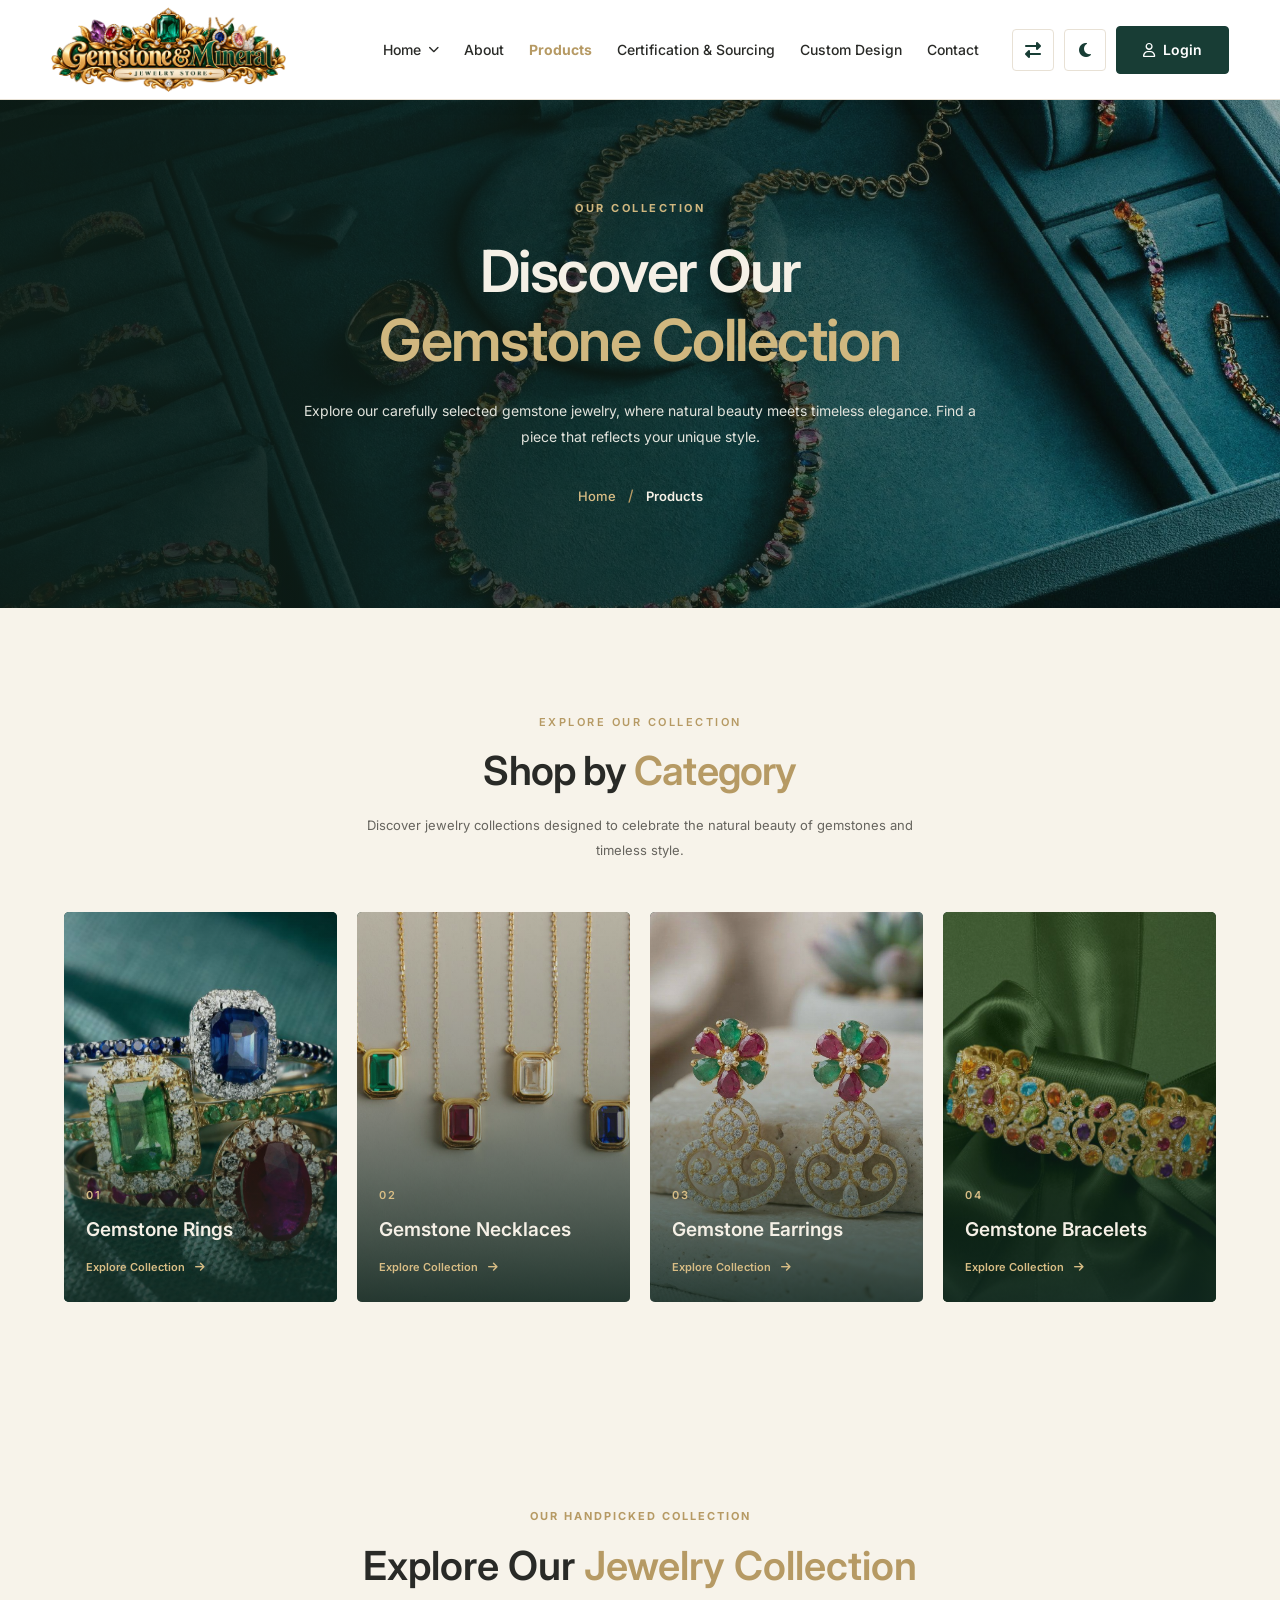
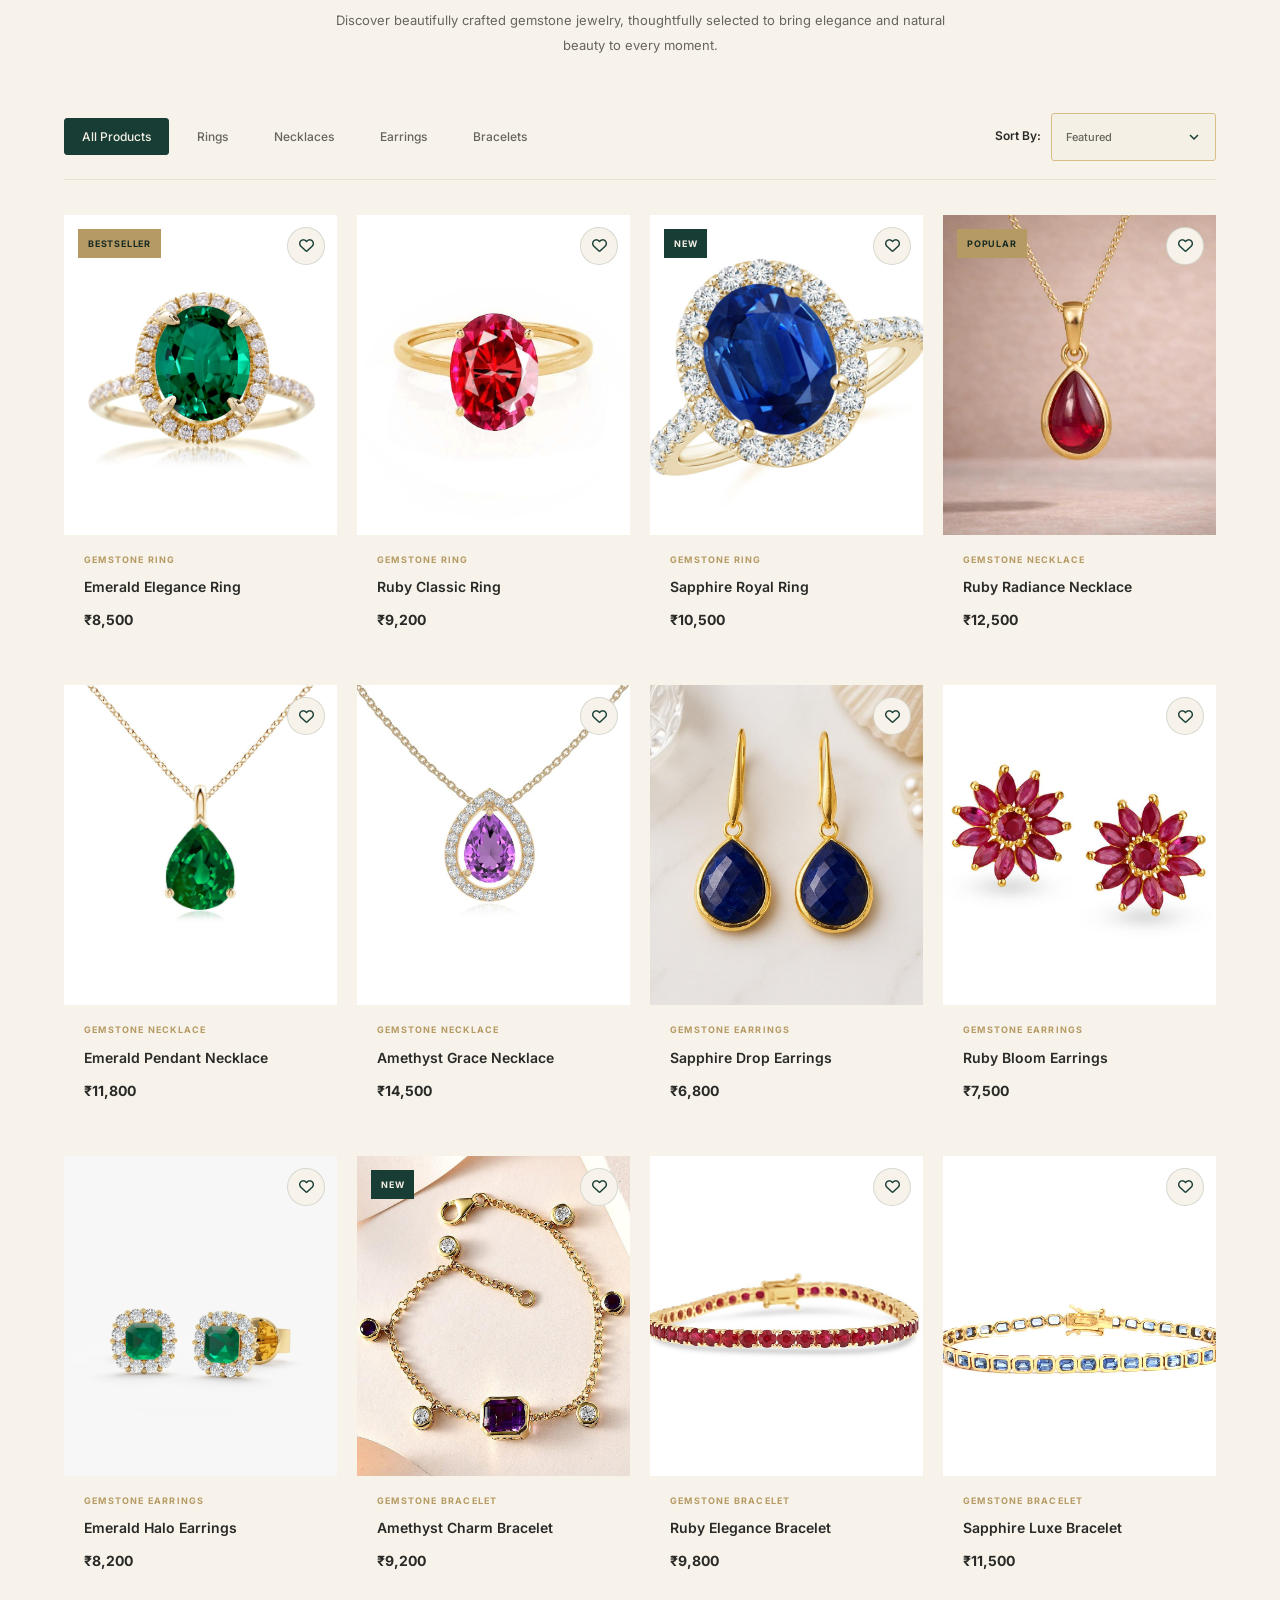
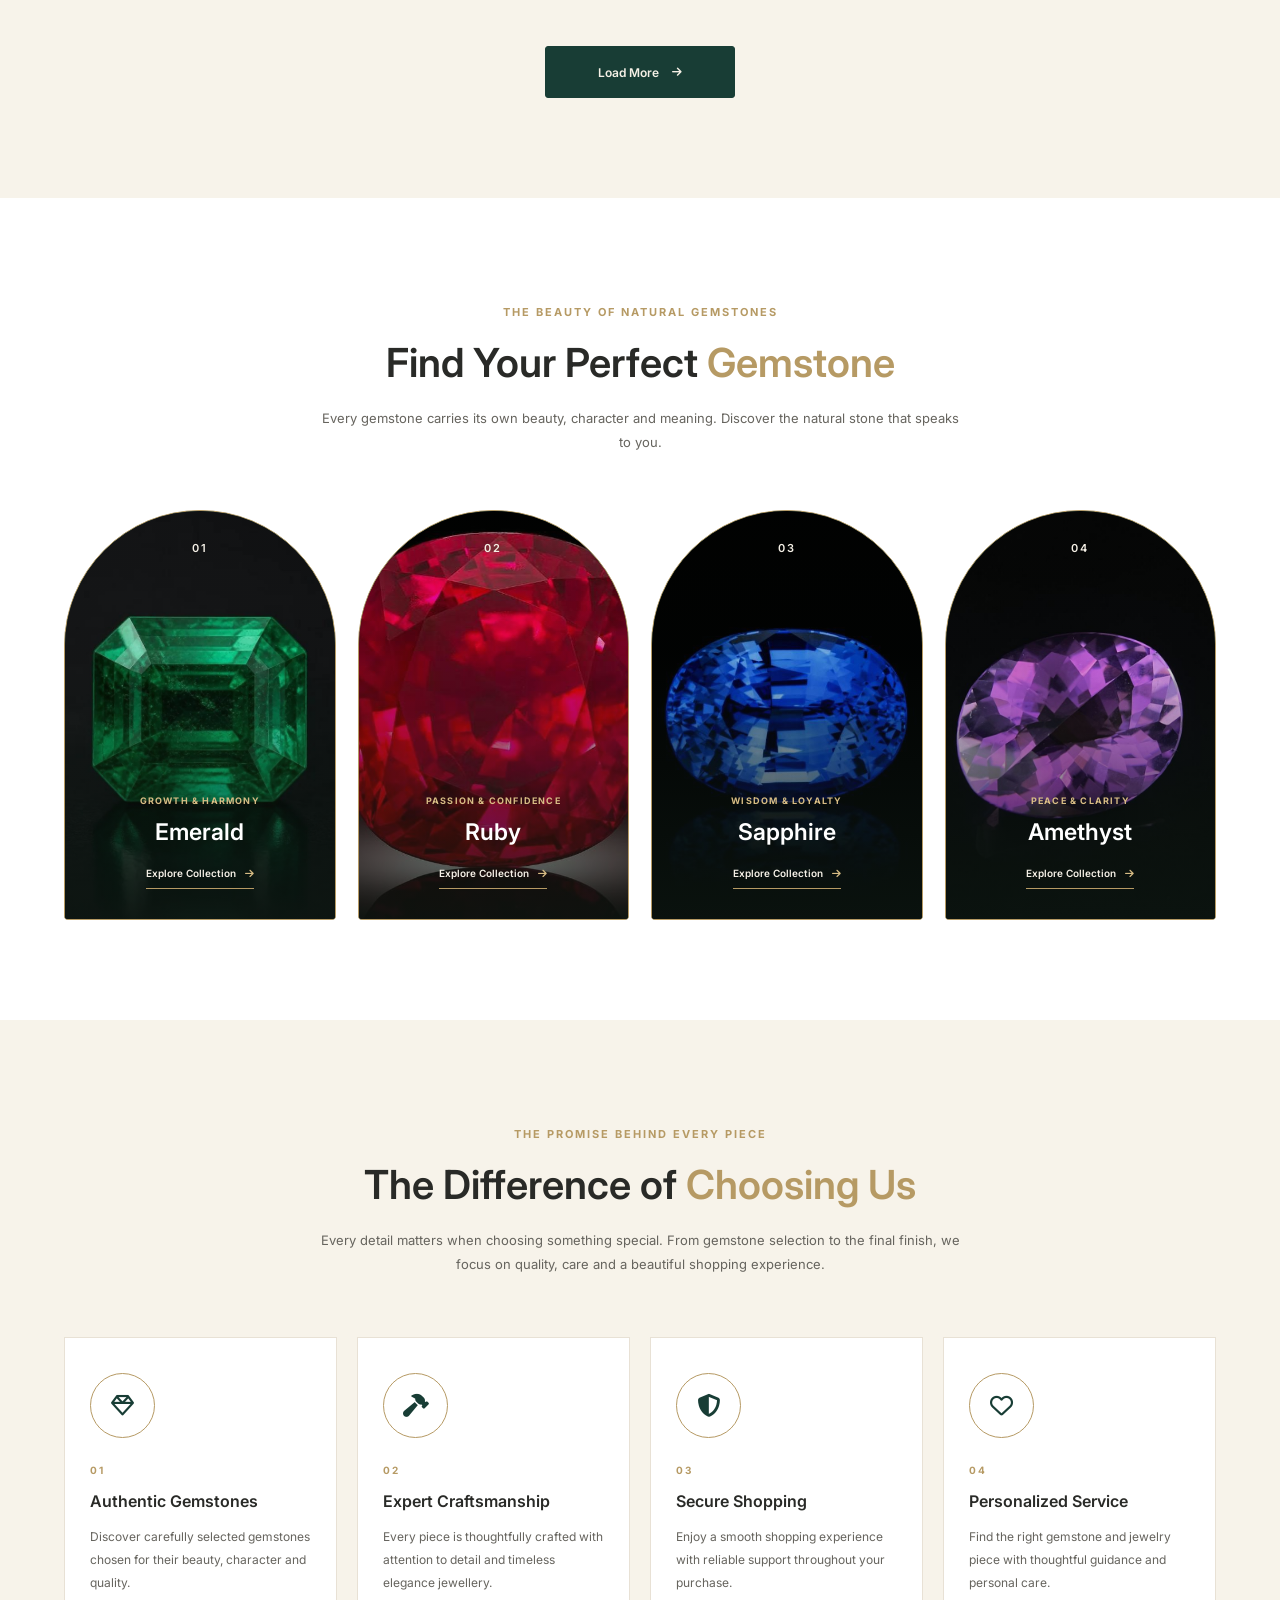
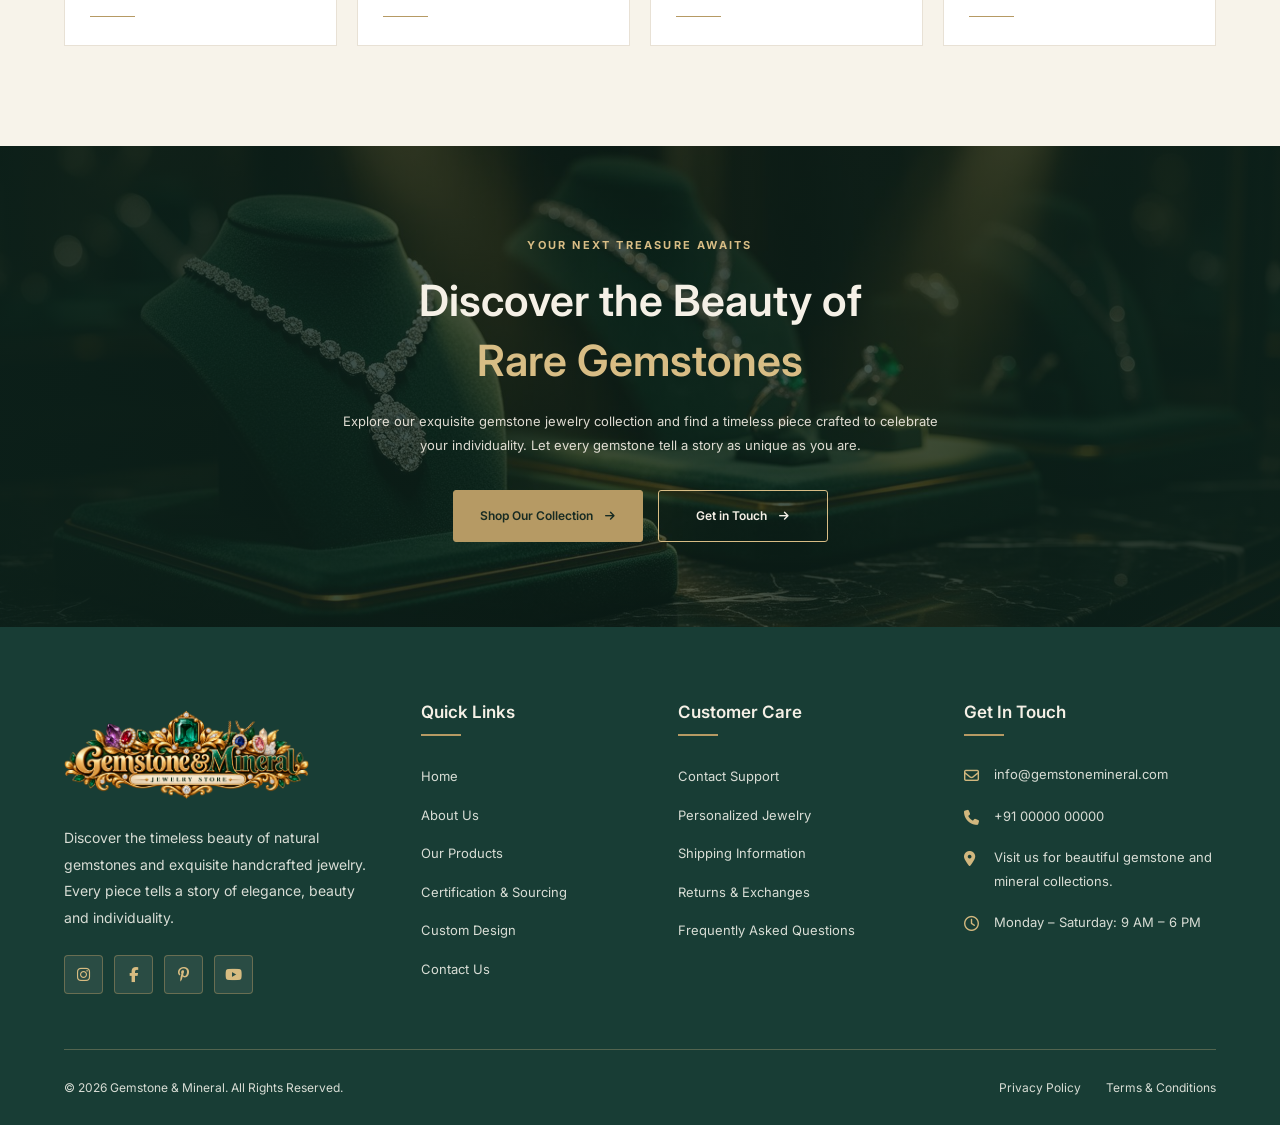
<file: products.html>
<!DOCTYPE html>
<html lang="en" dir="ltr">

<head>
    <meta charset="UTF-8">
    <meta name="viewport" content="width=device-width, initial-scale=1.0">

    <title>Gemstone & Mineral | Jewelry Store</title>
    <!-- Favicon -->

  <link rel="icon" type="image/png" href="images/logo.png">

    <meta name="description" content="Discover exquisite gemstone and mineral jewelry, handcrafted collections and custom jewelry designs.">

    <!-- GOOGLE FONTS -->
    <link rel="preconnect" href="https://fonts.googleapis.com">
    <link rel="preconnect" href="https://fonts.gstatic.com" crossorigin>

    <link href="https://fonts.googleapis.com/css2?family=Inter:wght@400;500;600;700&display=swap" rel="stylesheet">

    <!-- FONT AWESOME -->
    <link rel="stylesheet"
          href="https://cdnjs.cloudflare.com/ajax/libs/font-awesome/6.5.2/css/all.min.css">

    <!-- MAIN CSS -->
    <link rel="stylesheet" href="css/style.css">

    <!-- RESPONSIVE CSS -->
    <link rel="stylesheet" href="css/responsive.css">

</head>

<body>

    <!-- ==========================================
         GEMSTONE & MINERAL HEADER
    =========================================== -->

    <header class="gm-header" id="gmHeader">

        <div class="gm-header-container">

            <!-- LOGO -->
            <div class="gm-logo">

                <a href="index.html">

                    <img src="images/logo.png"
                         alt="Gemstone & Mineral Jewelry Store Logo">

                </a>

            </div>


            <!-- HAMBURGER MENU BUTTON -->
            <button class="gm-menu-toggle"
                    id="gmMenuToggle"
                    type="button"
                    aria-label="Open navigation menu"
                    aria-controls="gmNavigation"
                    aria-expanded="false">

                <span></span>
                <span></span>
                <span></span>

            </button>


            <!-- NAVIGATION AND HEADER ACTIONS -->
            <nav class="gm-navigation" id="gmNavigation"
                 aria-label="Main navigation">


                <!-- MAIN MENU -->
                <ul class="gm-nav-list">


                    <!-- HOME DROPDOWN -->
                    <li class="gm-nav-item gm-home-dropdown">

                        <button class="gm-nav-link gm-dropdown-toggle"
                                type="button"
                                aria-expanded="false">

                            <span>Home</span>

                            <i class="fa-solid fa-chevron-down"></i>

                        </button>


                        <ul class="gm-dropdown-menu">

                            <li>
                                <a href="index.html">Home 1</a>
                            </li>

                            <li>
                                <a href="home-2.html">Home 2</a>
                            </li>

                        </ul>

                    </li>


                    <!-- ABOUT -->
                    <li class="gm-nav-item">

                        <a href="about.html" class="gm-nav-link">
                            About
                        </a>

                    </li>


                    <!-- PRODUCTS -->
                    <li class="gm-nav-item">

                        <a href="products.html" class="gm-nav-link active">
                            Products
                        </a>

                    </li>


                    <!-- CERTIFICATION -->
                    <li class="gm-nav-item">

                        <a href="certification.html" class="gm-nav-link">
                            Certification & Sourcing
                        </a>

                    </li>


                    <!-- CUSTOM DESIGN -->
                    <li class="gm-nav-item">

                        <a href="custom-design.html" class="gm-nav-link">
                            Custom Design
                        </a>

                    </li>


                    <!-- CONTACT -->
                    <li class="gm-nav-item">

                        <a href="contact.html" class="gm-nav-link">
                            Contact
                        </a>

                    </li>


                </ul>


                <!-- HEADER RIGHT ACTIONS -->
                <div class="gm-header-actions">


                    <!-- RTL TOGGLE -->
                    <button class="gm-icon-btn"
                            id="gmRtlToggle"
                            type="button"
                            aria-label="Toggle right to left layout"
                            title="Toggle RTL">

                        <i class="fa-solid fa-right-left"></i>

                    </button>


                    <!-- DARK MODE TOGGLE -->
                    <button class="gm-icon-btn"
                            id="gmDarkToggle"
                            type="button"
                            aria-label="Toggle dark mode"
                            title="Toggle dark mode">

                        <i class="fa-solid fa-moon"></i>

                    </button>


                    <!-- LOGIN BUTTON -->
                    <a href="login.html" class="gm-login-btn">

                        <i class="fa-regular fa-user"></i>

                        <span>Login</span>

                    </a>


                </div>


            </nav>


        </div>

    </header>


    <!-- ==========================================
         MAIN CONTENT START
    =========================================== -->

    <main>

<!-- =========================================
     PRODUCTS PAGE - HERO BANNER
========================================= -->

<section class="gm-about-hero gm-products-hero">

    <!-- BACKGROUND IMAGE -->
    <div class="gm-about-hero-background">

        <img src="images/products-hero-gemstone.jpg"
             alt="Luxury gemstone jewelry collection"
             loading="eager">

    </div>

    <!-- DARK OVERLAY -->
    <div class="gm-about-hero-overlay"></div>


    <!-- HERO CONTENT -->
    <div class="gm-about-hero-container">

        <span class="gm-about-hero-eyebrow">
            OUR COLLECTION
        </span>

        <h1 class="gm-about-hero-title">
            Discover Our
            <span>Gemstone Collection</span>
        </h1>

        <p class="gm-about-hero-description">
            Explore our carefully selected gemstone jewelry,
            where natural beauty meets timeless elegance.
            Find a piece that reflects your unique style.
        </p>


        <!-- BREADCRUMB -->
        <nav class="gm-about-hero-breadcrumb"
             aria-label="Breadcrumb">

            <a href="index.html">Home</a>

            <span class="gm-about-hero-separator">/</span>

            <span class="gm-about-hero-current">
                Products
            </span>

        </nav>

    </div>

</section>

<!-- =========================================
     PRODUCTS PAGE - SHOP BY CATEGORY
========================================= -->

<section class="gm-products-category" id="gmProductsCategory">

    <div class="gm-products-category-container">

        <!-- SECTION HEADER -->
        <div class="gm-products-category-header">

            <span class="gm-products-category-eyebrow">
                EXPLORE OUR COLLECTION
            </span>

            <h2 class="gm-products-category-title">
                Shop by <span>Category</span>
            </h2>

            <p class="gm-products-category-description">
                Discover jewelry collections designed to celebrate
                the natural beauty of gemstones and timeless style.
            </p>

        </div>


        <!-- CATEGORY GRID -->
        <div class="gm-products-category-grid">

            <!-- CATEGORY 01 - RINGS -->
            <a href="#gmAllProducts"
               class="gm-products-category-card">

                <img src="images/products-category-rings.jpg"
                     alt="Luxury gemstone rings"
                     loading="lazy">

                <div class="gm-products-category-overlay"></div>

                <div class="gm-products-category-content">

                    <span class="gm-products-category-number">
                        01
                    </span>

                    <h3>Gemstone Rings</h3>

                    <span class="gm-products-category-link">
                        Explore Collection
                        <i class="fa-solid fa-arrow-right"></i>
                    </span>

                </div>

            </a>


            <!-- CATEGORY 02 - NECKLACES -->
            <a href="#gmAllProducts"
               class="gm-products-category-card">

                <img src="images/products-category-necklaces.jpg"
                     alt="Elegant gemstone necklaces"
                     loading="lazy">

                <div class="gm-products-category-overlay"></div>

                <div class="gm-products-category-content">

                    <span class="gm-products-category-number">
                        02
                    </span>

                    <h3>Gemstone Necklaces</h3>

                    <span class="gm-products-category-link">
                        Explore Collection
                        <i class="fa-solid fa-arrow-right"></i>
                    </span>

                </div>

            </a>


            <!-- CATEGORY 03 - EARRINGS -->
            <a href="#gmAllProducts"
               class="gm-products-category-card">

                <img src="images/products-category-earrings.jpg"
                     alt="Beautiful gemstone earrings"
                     loading="lazy">

                <div class="gm-products-category-overlay"></div>

                <div class="gm-products-category-content">

                    <span class="gm-products-category-number">
                        03
                    </span>

                    <h3>Gemstone Earrings</h3>

                    <span class="gm-products-category-link">
                        Explore Collection
                        <i class="fa-solid fa-arrow-right"></i>
                    </span>

                </div>

            </a>


            <!-- CATEGORY 04 - BRACELETS -->
            <a href="#gmAllProducts"
               class="gm-products-category-card">

                <img src="images/products-category-bracelets.jpg"
                     alt="Luxury gemstone bracelets"
                     loading="lazy">

                <div class="gm-products-category-overlay"></div>

                <div class="gm-products-category-content">

                    <span class="gm-products-category-number">
                        04
                    </span>

                    <h3>Gemstone Bracelets</h3>

                    <span class="gm-products-category-link">
                        Explore Collection
                        <i class="fa-solid fa-arrow-right"></i>
                    </span>

                </div>

            </a>

        </div>

    </div>

</section>

<!-- =========================================
     SECTION 3: ALL PRODUCTS
========================================= -->

<section class="gm-all-products" id="gmAllProducts">

    <div class="gm-all-products-container">

        <!-- SECTION HEADER -->

        <div class="gm-all-products-header">

            <span class="gm-all-products-eyebrow">
                OUR HANDPICKED COLLECTION
            </span>

            <h2 class="gm-all-products-title">
                Explore Our <span>Jewelry Collection</span>
            </h2>

            <p class="gm-all-products-description">
                Discover beautifully crafted gemstone jewelry,
                thoughtfully selected to bring elegance and
                natural beauty to every moment.
            </p>

        </div>


        <!-- FILTER AND SORT -->

        <div class="gm-products-toolbar">

            <div class="gm-products-filters">

                <button class="gm-product-filter active"
                        type="button"
                        data-filter="all">
                    All Products
                </button>

                <button class="gm-product-filter"
                        type="button"
                        data-filter="rings">
                    Rings
                </button>

                <button class="gm-product-filter"
                        type="button"
                        data-filter="necklaces">
                    Necklaces
                </button>

                <button class="gm-product-filter"
                        type="button"
                        data-filter="earrings">
                    Earrings
                </button>

                <button class="gm-product-filter"
                        type="button"
                        data-filter="bracelets">
                    Bracelets
                </button>

            </div>


            <div class="gm-products-sort">

                <label for="gmProductSort">Sort By:</label>

                <select id="gmProductSort">
                    <option value="featured">Featured</option>
                    <option value="low-high">Price: Low to High</option>
                    <option value="high-low">Price: High to Low</option>
                    <option value="newest">Newest</option>
                </select>

            </div>

        </div>


        <!-- PRODUCT GRID -->

        <div class="gm-all-products-grid" id="gmProductGrid">


            <!-- PRODUCT 01: RING -->

            <article class="gm-product-card"
                     data-category="rings"
                     data-price="8500"
                     data-date="12">

                <div class="gm-product-image">

                    <span class="gm-product-badge">BESTSELLER</span>

                    <button class="gm-product-wishlist"
                            type="button"
                            aria-label="Add Emerald Elegance Ring to wishlist">
                        <i class="fa-regular fa-heart"></i>
                    </button>

                    <img src="images/product-emerald-elegance-ring.jpg"
                         alt="Emerald Elegance gemstone ring"
                         loading="lazy">

                    <a href="#"
                       class="gm-product-view">
                        View Details
                    </a>

                </div>

                <div class="gm-product-info">

                    <span class="gm-product-category">GEMSTONE RING</span>

                    <h3>Emerald Elegance Ring</h3>

                    <p class="gm-product-price">₹8,500</p>

                </div>

            </article>


            <!-- PRODUCT 02: RING -->

            <article class="gm-product-card"
                     data-category="rings"
                     data-price="9200"
                     data-date="11">

                <div class="gm-product-image">

                    <button class="gm-product-wishlist"
                            type="button"
                            aria-label="Add Ruby Classic Ring to wishlist">
                        <i class="fa-regular fa-heart"></i>
                    </button>

                    <img src="images/product-ruby-classic-ring.jpg"
                         alt="Ruby Classic gemstone ring"
                         loading="lazy">

                    <a href="#"
                       class="gm-product-view">
                        View Details
                    </a>

                </div>

                <div class="gm-product-info">

                    <span class="gm-product-category">GEMSTONE RING</span>

                    <h3>Ruby Classic Ring</h3>

                    <p class="gm-product-price">₹9,200</p>

                </div>

            </article>


            <!-- PRODUCT 03: RING -->

            <article class="gm-product-card"
                     data-category="rings"
                     data-price="10500"
                     data-date="10">

                <div class="gm-product-image">

                    <span class="gm-product-badge gm-product-new">NEW</span>

                    <button class="gm-product-wishlist"
                            type="button"
                            aria-label="Add Sapphire Royal Ring to wishlist">
                        <i class="fa-regular fa-heart"></i>
                    </button>

                    <img src="images/product-sapphire-royal-ring.jpg"
                         alt="Sapphire Royal gemstone ring"
                         loading="lazy">

                    <a href="#"
                       class="gm-product-view">
                        View Details
                    </a>

                </div>

                <div class="gm-product-info">

                    <span class="gm-product-category">GEMSTONE RING</span>

                    <h3>Sapphire Royal Ring</h3>

                    <p class="gm-product-price">₹10,500</p>

                </div>

            </article>


            <!-- PRODUCT 04: NECKLACE -->

            <article class="gm-product-card"
                     data-category="necklaces"
                     data-price="12500"
                     data-date="9">

                <div class="gm-product-image">

                    <span class="gm-product-badge">POPULAR</span>

                    <button class="gm-product-wishlist"
                            type="button"
                            aria-label="Add Ruby Radiance Necklace to wishlist">
                        <i class="fa-regular fa-heart"></i>
                    </button>

                    <img src="images/product-ruby-radiance-necklace.jpg"
                         alt="Ruby Radiance gemstone necklace"
                         loading="lazy">

                    <a href="#"
                       class="gm-product-view">
                        View Details
                    </a>

                </div>

                <div class="gm-product-info">

                    <span class="gm-product-category">GEMSTONE NECKLACE</span>

                    <h3>Ruby Radiance Necklace</h3>

                    <p class="gm-product-price">₹12,500</p>

                </div>

            </article>


            <!-- PRODUCT 05: NECKLACE -->

            <article class="gm-product-card"
                     data-category="necklaces"
                     data-price="11800"
                     data-date="8">

                <div class="gm-product-image">

                    <button class="gm-product-wishlist"
                            type="button"
                            aria-label="Add Emerald Pendant Necklace to wishlist">
                        <i class="fa-regular fa-heart"></i>
                    </button>

                    <img src="images/product-emerald-pendant-necklace.jpg"
                         alt="Emerald Pendant gemstone necklace"
                         loading="lazy">

                    <a href="#"
                       class="gm-product-view">
                        View Details
                    </a>

                </div>

                <div class="gm-product-info">

                    <span class="gm-product-category">GEMSTONE NECKLACE</span>

                    <h3>Emerald Pendant Necklace</h3>

                    <p class="gm-product-price">₹11,800</p>

                </div>

            </article>


            <!-- PRODUCT 06: NECKLACE -->

            <article class="gm-product-card"
                     data-category="necklaces"
                     data-price="14500"
                     data-date="7">

                <div class="gm-product-image">

                    <button class="gm-product-wishlist"
                            type="button"
                            aria-label="Add Amethyst Grace Necklace to wishlist">
                        <i class="fa-regular fa-heart"></i>
                    </button>

                    <img src="images/product-amethyst-grace-necklace.jpg"
                         alt="Amethyst Grace gemstone necklace"
                         loading="lazy">

                    <a href="#"
                       class="gm-product-view">
                        View Details
                    </a>

                </div>

                <div class="gm-product-info">

                    <span class="gm-product-category">GEMSTONE NECKLACE</span>

                    <h3>Amethyst Grace Necklace</h3>

                    <p class="gm-product-price">₹14,500</p>

                </div>

            </article>


            <!-- PRODUCT 07: EARRINGS -->

            <article class="gm-product-card"
                     data-category="earrings"
                     data-price="6800"
                     data-date="6">

                <div class="gm-product-image">

                    <button class="gm-product-wishlist"
                            type="button"
                            aria-label="Add Sapphire Drop Earrings to wishlist">
                        <i class="fa-regular fa-heart"></i>
                    </button>

                    <img src="images/product-sapphire-drop-earrings.jpg"
                         alt="Sapphire Drop gemstone earrings"
                         loading="lazy">

                    <a href="#"
                       class="gm-product-view">
                        View Details
                    </a>

                </div>

                <div class="gm-product-info">

                    <span class="gm-product-category">GEMSTONE EARRINGS</span>

                    <h3>Sapphire Drop Earrings</h3>

                    <p class="gm-product-price">₹6,800</p>

                </div>

            </article>


            <!-- PRODUCT 08: EARRINGS -->

            <article class="gm-product-card"
                     data-category="earrings"
                     data-price="7500"
                     data-date="5">

                <div class="gm-product-image">

                    <button class="gm-product-wishlist"
                            type="button"
                            aria-label="Add Ruby Bloom Earrings to wishlist">
                        <i class="fa-regular fa-heart"></i>
                    </button>

                    <img src="images/product-ruby-bloom-earrings.jpg"
                         alt="Ruby Bloom gemstone earrings"
                         loading="lazy">

                    <a href="#"
                       class="gm-product-view">
                        View Details
                    </a>

                </div>

                <div class="gm-product-info">

                    <span class="gm-product-category">GEMSTONE EARRINGS</span>

                    <h3>Ruby Bloom Earrings</h3>

                    <p class="gm-product-price">₹7,500</p>

                </div>

            </article>


            <!-- PRODUCT 09: EARRINGS -->

            <article class="gm-product-card"
                     data-category="earrings"
                     data-price="8200"
                     data-date="4">

                <div class="gm-product-image">

                    <button class="gm-product-wishlist"
                            type="button"
                            aria-label="Add Emerald Halo Earrings to wishlist">
                        <i class="fa-regular fa-heart"></i>
                    </button>

                    <img src="images/product-emerald-halo-earrings.jpg"
                         alt="Emerald Halo gemstone earrings"
                         loading="lazy">

                    <a href="#"
                       class="gm-product-view">
                        View Details
                    </a>

                </div>

                <div class="gm-product-info">

                    <span class="gm-product-category">GEMSTONE EARRINGS</span>

                    <h3>Emerald Halo Earrings</h3>

                    <p class="gm-product-price">₹8,200</p>

                </div>

            </article>


            <!-- PRODUCT 10: BRACELET -->

            <article class="gm-product-card"
                     data-category="bracelets"
                     data-price="9200"
                     data-date="3">

                <div class="gm-product-image">

                    <span class="gm-product-badge gm-product-new">NEW</span>

                    <button class="gm-product-wishlist"
                            type="button"
                            aria-label="Add Amethyst Charm Bracelet to wishlist">
                        <i class="fa-regular fa-heart"></i>
                    </button>

                    <img src="images/product-amethyst-charm-bracelet.jpg"
                         alt="Amethyst Charm gemstone bracelet"
                         loading="lazy">

                    <a href="#"
                       class="gm-product-view">
                        View Details
                    </a>

                </div>

                <div class="gm-product-info">

                    <span class="gm-product-category">GEMSTONE BRACELET</span>

                    <h3>Amethyst Charm Bracelet</h3>

                    <p class="gm-product-price">₹9,200</p>

                </div>

            </article>


            <!-- PRODUCT 11: BRACELET -->

            <article class="gm-product-card"
                     data-category="bracelets"
                     data-price="9800"
                     data-date="2">

                <div class="gm-product-image">

                    <button class="gm-product-wishlist"
                            type="button"
                            aria-label="Add Ruby Elegance Bracelet to wishlist">
                        <i class="fa-regular fa-heart"></i>
                    </button>

                    <img src="images/product-ruby-elegance-bracelet.jpg"
                         alt="Ruby Elegance gemstone bracelet"
                         loading="lazy">

                    <a href="#"
                       class="gm-product-view">
                        View Details
                    </a>

                </div>

                <div class="gm-product-info">

                    <span class="gm-product-category">GEMSTONE BRACELET</span>

                    <h3>Ruby Elegance Bracelet</h3>

                    <p class="gm-product-price">₹9,800</p>

                </div>

            </article>


            <!-- PRODUCT 12: BRACELET -->

            <article class="gm-product-card"
                     data-category="bracelets"
                     data-price="11500"
                     data-date="1">

                <div class="gm-product-image">

                    <button class="gm-product-wishlist"
                            type="button"
                            aria-label="Add Sapphire Luxe Bracelet to wishlist">
                        <i class="fa-regular fa-heart"></i>
                    </button>

                    <img src="images/product-sapphire-luxe-bracelet.jpg"
                         alt="Sapphire Luxe gemstone bracelet"
                         loading="lazy">

                    <a href="#"
                       class="gm-product-view">
                        View Details
                    </a>

                </div>

                <div class="gm-product-info">

                    <span class="gm-product-category">GEMSTONE BRACELET</span>

                    <h3>Sapphire Luxe Bracelet</h3>

                    <p class="gm-product-price">₹11,500</p>

                </div>

            </article>


        </div>


        <!-- EMPTY MESSAGE -->

        <div class="gm-products-empty" id="gmProductsEmpty" hidden>
            <i class="fa-regular fa-gem"></i>
            <h3>No Products Found</h3>
            <p>Please select another category to explore our collection.</p>
        </div>


        <!-- LOAD MORE -->

        <div class="gm-products-load-more">

            <button class="gm-load-more-btn" type="button">
                Load More
                <i class="fa-solid fa-arrow-right"></i>
            </button>

        </div>

    </div>

</section>

<!-- =========================================
     SECTION 4: DISCOVER BY GEMSTONE
========================================= -->

<section class="gm-discover-gemstone" id="gmDiscoverGemstone">

    <div class="gm-discover-gemstone-container">

        <!-- SECTION HEADER -->

        <div class="gm-discover-gemstone-header">

            <span class="gm-discover-gemstone-eyebrow">
                THE BEAUTY OF NATURAL GEMSTONES
            </span>

            <h2 class="gm-discover-gemstone-title">
                Find Your Perfect <span>Gemstone</span>
            </h2>

            <p class="gm-discover-gemstone-description">
                Every gemstone carries its own beauty, character and
                meaning. Discover the natural stone that speaks to you.
            </p>

        </div>


        <!-- GEMSTONE ARCH CARDS -->

        <div class="gm-discover-gemstone-grid">


            <!-- EMERALD -->

            <a href="#gmAllProducts"
               class="gm-gemstone-arch-card"
               data-gemstone="emerald">

                <img src="images/products-gemstone-emerald.jpg"
                     alt="Natural green emerald gemstone"
                     loading="lazy">

                <div class="gm-gemstone-arch-overlay"></div>

                <div class="gm-gemstone-arch-number">
                    01
                </div>

                <div class="gm-gemstone-arch-content">

                    <span class="gm-gemstone-arch-subtitle">
                        GROWTH & HARMONY
                    </span>

                    <h3>Emerald</h3>

                    <span class="gm-gemstone-arch-link">
                        Explore Collection
                        <i class="fa-solid fa-arrow-right"></i>
                    </span>

                </div>

            </a>


            <!-- RUBY -->

            <a href="#gmAllProducts"
               class="gm-gemstone-arch-card"
               data-gemstone="ruby">

                <img src="images/products-gemstone-ruby.jpg"
                     alt="Natural red ruby gemstone"
                     loading="lazy">

                <div class="gm-gemstone-arch-overlay"></div>

                <div class="gm-gemstone-arch-number">
                    02
                </div>

                <div class="gm-gemstone-arch-content">

                    <span class="gm-gemstone-arch-subtitle">
                        PASSION & CONFIDENCE
                    </span>

                    <h3>Ruby</h3>

                    <span class="gm-gemstone-arch-link">
                        Explore Collection
                        <i class="fa-solid fa-arrow-right"></i>
                    </span>

                </div>

            </a>


            <!-- SAPPHIRE -->

            <a href="#gmAllProducts"
               class="gm-gemstone-arch-card"
               data-gemstone="sapphire">

                <img src="images/products-gemstone-sapphire.jpg"
                     alt="Natural blue sapphire gemstone"
                     loading="lazy">

                <div class="gm-gemstone-arch-overlay"></div>

                <div class="gm-gemstone-arch-number">
                    03
                </div>

                <div class="gm-gemstone-arch-content">

                    <span class="gm-gemstone-arch-subtitle">
                        WISDOM & LOYALTY
                    </span>

                    <h3>Sapphire</h3>

                    <span class="gm-gemstone-arch-link">
                        Explore Collection
                        <i class="fa-solid fa-arrow-right"></i>
                    </span>

                </div>

            </a>


            <!-- AMETHYST -->

            <a href="#gmAllProducts"
               class="gm-gemstone-arch-card"
               data-gemstone="amethyst">

                <img src="images/products-gemstone-amethyst.jpg"
                     alt="Natural purple amethyst gemstone"
                     loading="lazy">

                <div class="gm-gemstone-arch-overlay"></div>

                <div class="gm-gemstone-arch-number">
                    04
                </div>

                <div class="gm-gemstone-arch-content">

                    <span class="gm-gemstone-arch-subtitle">
                        PEACE & CLARITY
                    </span>

                    <h3>Amethyst</h3>

                    <span class="gm-gemstone-arch-link">
                        Explore Collection
                        <i class="fa-solid fa-arrow-right"></i>
                    </span>

                </div>

            </a>


        </div>

    </div>

</section>

<!-- =========================================
     SECTION 5: WHY SHOP WITH US
========================================= -->

<section class="gm-why-shop" id="gmWhyShop">

    <div class="gm-why-shop-container">

        <!-- SECTION HEADER -->

        <div class="gm-why-shop-header">

            <span class="gm-why-shop-eyebrow">
                THE PROMISE BEHIND EVERY PIECE
            </span>

            <h2 class="gm-why-shop-title">
                The Difference of <span>Choosing Us</span>
            </h2>

            <p class="gm-why-shop-description">
                Every detail matters when choosing something special.
                From gemstone selection to the final finish, we focus
                on quality, care and a beautiful shopping experience.
            </p>

        </div>


        <!-- BENEFITS GRID -->

        <div class="gm-why-shop-grid">


            <!-- BENEFIT 01 -->

            <div class="gm-why-shop-card">

                <div class="gm-why-shop-icon">

                    <i class="fa-regular fa-gem"></i>

                </div>

                <span class="gm-why-shop-number">01</span>

                <h3>Authentic Gemstones</h3>

                <p>
                    Discover carefully selected gemstones chosen
                    for their beauty, character and quality.
                </p>

                <div class="gm-why-shop-divider"></div>

            </div>


            <!-- BENEFIT 02 -->

            <div class="gm-why-shop-card">

                <div class="gm-why-shop-icon">

                    <i class="fa-solid fa-hammer"></i>

                </div>

                <span class="gm-why-shop-number">02</span>

                <h3>Expert Craftsmanship</h3>

                <p>
                    Every piece is thoughtfully crafted with
                    attention to detail and timeless elegance jewellery.
                </p>

                <div class="gm-why-shop-divider"></div>

            </div>


            <!-- BENEFIT 03 -->

            <div class="gm-why-shop-card">

                <div class="gm-why-shop-icon">

                    <i class="fa-solid fa-shield-halved"></i>

                </div>

                <span class="gm-why-shop-number">03</span>

                <h3>Secure Shopping</h3>

                <p>
                    Enjoy a smooth shopping experience with
                    reliable support throughout your purchase.
                </p>

                <div class="gm-why-shop-divider"></div>

            </div>


            <!-- BENEFIT 04 -->

            <div class="gm-why-shop-card">

                <div class="gm-why-shop-icon">

                    <i class="fa-regular fa-heart"></i>

                </div>

                <span class="gm-why-shop-number">04</span>

                <h3>Personalized Service</h3>

                <p>
                    Find the right gemstone and jewelry piece
                    with thoughtful guidance and personal care.
                </p>

                <div class="gm-why-shop-divider"></div>

            </div>


        </div>

    </div>

</section>

<!-- =========================================
     SECTION 6: PRODUCTS FINAL CTA BANNER
========================================= -->

<section class="gm-products-cta" id="gmProductsCta">

    <!-- BACKGROUND IMAGE -->

    <div class="gm-products-cta-background">

        <img src="images/products-final-cta.jpg"
             alt="Exclusive natural gemstone jewelry collection"
             loading="lazy">

    </div>


    <!-- DARK OVERLAY -->

    <div class="gm-products-cta-overlay"></div>


    <!-- CTA CONTENT -->

    <div class="gm-products-cta-container">

        <span class="gm-products-cta-eyebrow">
            YOUR NEXT TREASURE AWAITS
        </span>

        <h2 class="gm-products-cta-title">
            Discover the Beauty of
            <span>Rare Gemstones</span>
        </h2>

        <p class="gm-products-cta-description">
            Explore our exquisite gemstone jewelry collection and
            find a timeless piece crafted to celebrate your
            individuality. Let every gemstone tell a story
            as unique as you are.
        </p>


        <!-- CTA BUTTONS -->

        <div class="gm-products-cta-buttons">

            <a href="#"
               class="gm-products-cta-primary">
                Shop Our Collection
                <i class="fa-solid fa-arrow-right"></i>
            </a>

            <a href="contact.html"
               class="gm-products-cta-secondary">
                Get in Touch
                <i class="fa-solid fa-arrow-right"></i>
            </a>

        </div>

    </div>

</section>

     </main>
<!-- ==========================================
     GEMSTONE & MINERAL FOOTER
=========================================== -->

<footer class="gm-footer">

    <div class="gm-footer-container">

        <!-- FOOTER MAIN CONTENT -->
        <div class="gm-footer-main">

            <!-- BRAND COLUMN -->
            <div class="gm-footer-brand">

                <a href="index.html" class="gm-footer-logo">
                    <img src="images/logo.png"
                         alt="Gemstone & Mineral Jewelry Store">
                </a>

                <p class="gm-footer-description">
                    Discover the timeless beauty of natural gemstones
                    and exquisite handcrafted jewelry. Every piece
                    tells a story of elegance, beauty and individuality.
                </p>

                <!-- SOCIAL ICONS -->
                <div class="gm-footer-social">

                    <a href="#" aria-label="Instagram">
                        <i class="fa-brands fa-instagram"></i>
                    </a>

                    <a href="#" aria-label="Facebook">
                        <i class="fa-brands fa-facebook-f"></i>
                    </a>

                    <a href="#" aria-label="Pinterest">
                        <i class="fa-brands fa-pinterest-p"></i>
                    </a>

                    <a href="#" aria-label="YouTube">
                        <i class="fa-brands fa-youtube"></i>
                    </a>

                </div>

            </div>


            <!-- QUICK LINKS -->
            <div class="gm-footer-column">

                <h3 class="gm-footer-title">Quick Links</h3>

                <ul class="gm-footer-links">

                    <li><a href="index.html">Home</a></li>

                    <li><a href="about.html">About Us</a></li>

                    <li><a href="products.html">Our Products</a></li>

                    <li><a href="certification.html">
                        Certification & Sourcing
                    </a></li>

                    <li><a href="custom-design.html">
                        Custom Design
                    </a></li>

                    <li><a href="contact.html">Contact Us</a></li>

                </ul>

            </div>


            <!-- CUSTOMER SERVICES -->
            <div class="gm-footer-column">

                <h3 class="gm-footer-title">Customer Care</h3>

                <ul class="gm-footer-links">

                    <li><a href="contact.html">Contact Support</a></li>

                    <li><a href="custom-design.html">
                        Personalized Jewelry
                    </a></li>

                    <li><a href="shipping.html">Shipping Information</a></li>

                    <li><a href="returns.html">Returns & Exchanges</a></li>

                    <li><a href="faq.html">Frequently Asked Questions</a></li>

                </ul>

            </div>


            <!-- CONTACT INFORMATION -->
            <div class="gm-footer-column gm-footer-contact">

                <h3 class="gm-footer-title">Get In Touch</h3>

                <ul class="gm-footer-contact-list">

                    <li>
                        <i class="fa-regular fa-envelope"></i>
                        <a href="mailto:info@gemstonemineral.com">
                            info@gemstonemineral.com
                        </a>
                    </li>

                    <li>
                        <i class="fa-solid fa-phone"></i>
                        <a href="tel:+910000000000">
                            +91 00000 00000
                        </a>
                    </li>

                    <li>
                        <i class="fa-solid fa-location-dot"></i>
                        <span>
                            Visit us for beautiful gemstone
                            and mineral collections.
                        </span>
                    </li>

                    <li>
                        <i class="fa-regular fa-clock"></i>
                        <span>Monday – Saturday: 9 AM – 6 PM</span>
                    </li>

                </ul>

            </div>

        </div>


        <!-- FOOTER DIVIDER -->
        <div class="gm-footer-divider"></div>


        <!-- FOOTER BOTTOM -->
        <div class="gm-footer-bottom">

            <p class="gm-footer-copyright">
                © 2026 Gemstone & Mineral. All Rights Reserved.
            </p>

            <div class="gm-footer-legal">

                <a href="privacy-policy.html">Privacy Policy</a>

                <a href="terms.html">Terms & Conditions</a>

            </div>

        </div>

    </div>

</footer>

<!-- END GEMSTONE & MINERAL FOOTER -->


<!-- SCROLL TO TOP BUTTON -->
<button class="gm-scroll-top" id="gmScrollTop"
        type="button" aria-label="Scroll to top">

    <i class="fa-solid fa-arrow-up"></i>

</button>
    <!-- JAVASCRIPT -->
    <script src="js/script.js"></script>

</body>

</html>
</file>
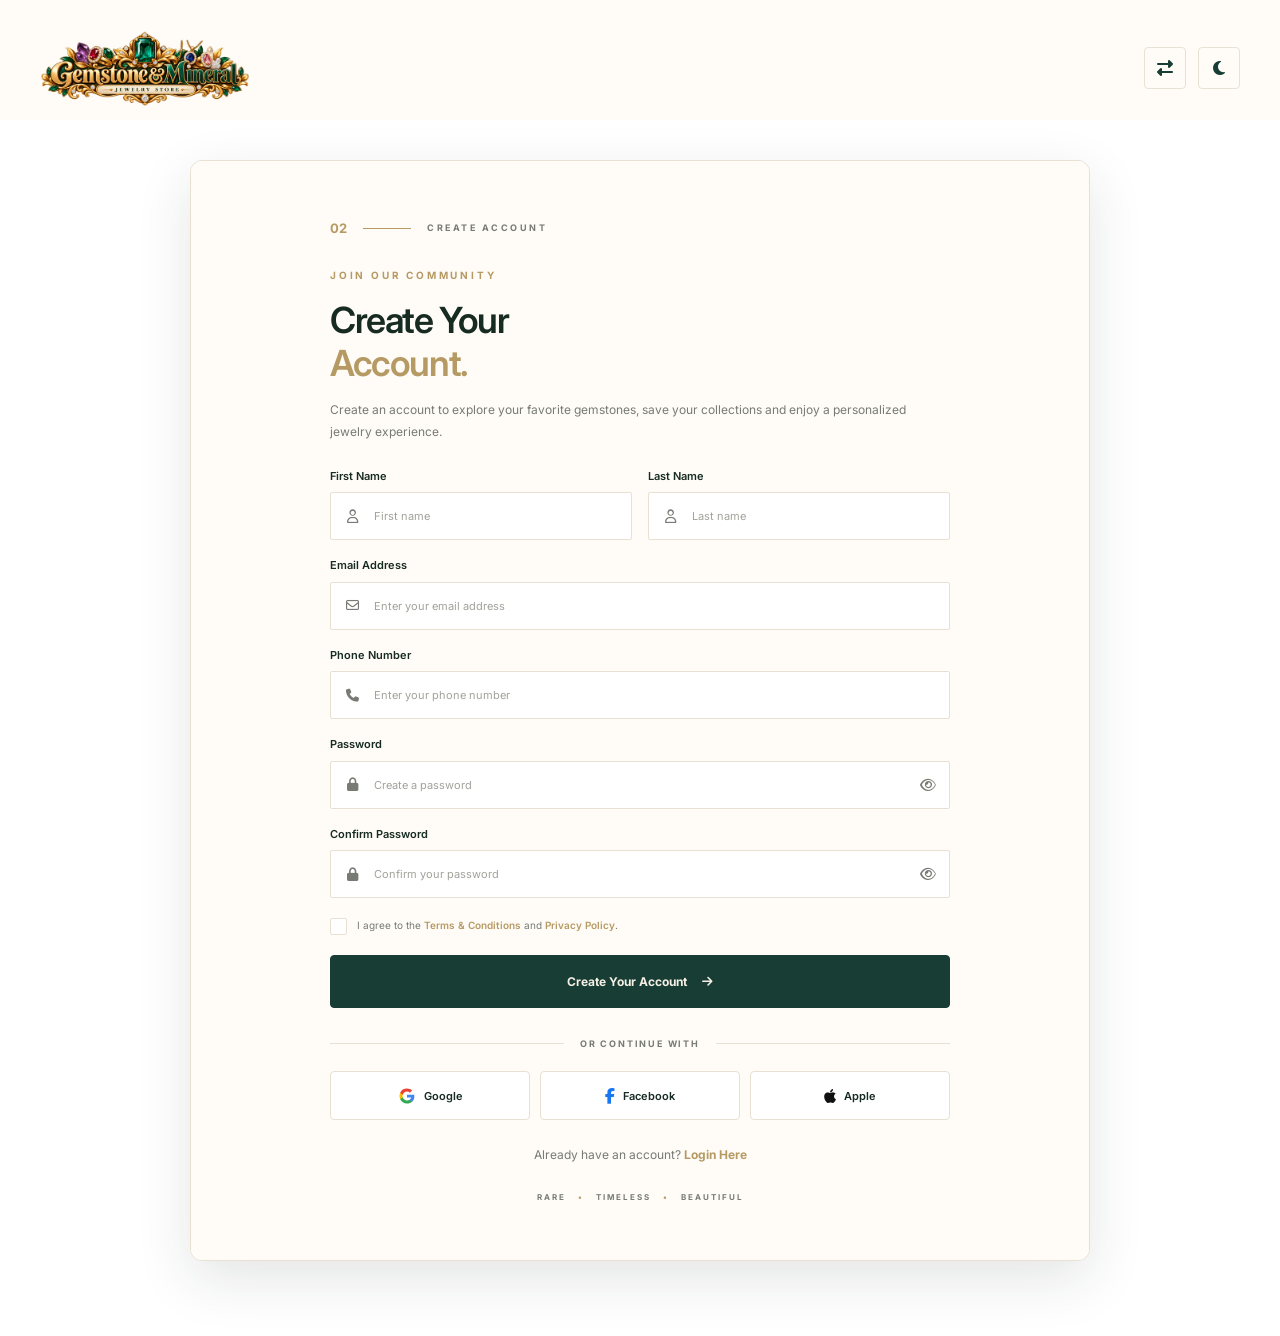
<file: register.html>
<!DOCTYPE html>
<html lang="en" dir="ltr">

<head>
    <meta charset="UTF-8">
    <meta name="viewport" content="width=device-width, initial-scale=1.0">

    <title>Create Account | Gemstone & Mineral Jewelry</title>
    <!-- Favicon -->

  <link rel="icon" type="image/png" href="images/logo.png">

    <!-- FAVICON -->
    <link rel="icon" type="image/png" href="images/gemstone-mineral-logo.png">

    <!-- GOOGLE FONT – INTER -->
    <link rel="preconnect" href="https://fonts.googleapis.com">
    <link rel="preconnect" href="https://fonts.gstatic.com" crossorigin>
    <link href="https://fonts.googleapis.com/css2?family=Inter:wght@400;500;600;700;800&display=swap" rel="stylesheet">

    <!-- FONT AWESOME -->
    <link rel="stylesheet"
          href="https://cdnjs.cloudflare.com/ajax/libs/font-awesome/6.5.2/css/all.min.css">

    <!-- MAIN CSS -->
    <link rel="stylesheet" href="css/style.css">

    <!-- RESPONSIVE CSS -->
    <link rel="stylesheet" href="css/responsive.css">

</head>

<body class="gm-register-page">

    <!-- =================================================
         REGISTER HEADER
    ================================================== -->

    <header class="gm-register-header">

        <div class="gm-register-header-container">

            <!-- LOGO -->
            <a href="index.html" class="gm-register-logo">

                <img src="images/logo.png"
                     alt="Gemstone and Mineral Jewelry">

            </a>


            <!-- HEADER ACTIONS -->
            <div class="gm-register-header-actions">

                <!-- RTL TOGGLE -->
                    <button class="gm-icon-btn"
                            id="gmRtlToggle"
                            type="button"
                            aria-label="Toggle right to left layout"
                            title="Toggle RTL">

                        <i class="fa-solid fa-right-left"></i>

                    </button>


                    <!-- DARK MODE TOGGLE -->
                    <button class="gm-icon-btn"
                            id="gmDarkToggle"
                            type="button"
                            aria-label="Toggle dark mode"
                            title="Toggle dark mode">

                        <i class="fa-solid fa-moon"></i>

                    </button>

            </div>

        </div>

    </header>


    <!-- =================================================
         REGISTER MAIN SECTION
    ================================================== -->

    <main class="gm-register-main">

        <div class="gm-register-wrapper">


            <!-- =========================================
                 RIGHT REGISTER FORM PANEL
            ========================================== -->

            <div class="gm-register-form-panel">

                <div class="gm-register-form-inner">


                    <!-- FORM HEADING -->
                    <div class="gm-register-form-heading">

                        <div class="gm-register-step">

                            <span>02</span>

                            <div class="gm-register-step-line"></div>

                            <strong>CREATE ACCOUNT</strong>

                        </div>


                        <span class="gm-register-welcome">
                            JOIN OUR COMMUNITY
                        </span>


                        <h2 class="gm-register-title">
                            Create Your
                            <span>Account.</span>
                        </h2>


                        <p class="gm-register-description">
                            Create an account to explore your favorite
                            gemstones, save your collections and enjoy
                            a personalized jewelry experience.
                        </p>

                    </div>


                    <!-- =================================
                         REGISTER FORM
                    ================================== -->

                    <form class="gm-register-form"
                          id="gmRegisterForm"
                          action="#"
                          method="post">


                        <!-- FIRST NAME -->
                        <div class="gm-register-field">

                            <label for="gmRegisterFirstName">
                                First Name
                            </label>

                            <div class="gm-register-input-wrapper">

                                <i class="fa-regular fa-user"></i>

                                <input type="text"
                                       id="gmRegisterFirstName"
                                       name="first_name"
                                       placeholder="First name"
                                       autocomplete="given-name"
                                       required>

                            </div>

                        </div>


                        <!-- LAST NAME -->
                        <div class="gm-register-field">

                            <label for="gmRegisterLastName">
                                Last Name
                            </label>

                            <div class="gm-register-input-wrapper">

                                <i class="fa-regular fa-user"></i>

                                <input type="text"
                                       id="gmRegisterLastName"
                                       name="last_name"
                                       placeholder="Last name"
                                       autocomplete="family-name"
                                       required>

                            </div>

                        </div>


                        <!-- EMAIL -->
                        <div class="gm-register-field gm-register-full">

                            <label for="gmRegisterEmail">
                                Email Address
                            </label>

                            <div class="gm-register-input-wrapper">

                                <i class="fa-regular fa-envelope"></i>

                                <input type="email"
                                       id="gmRegisterEmail"
                                       name="email"
                                       placeholder="Enter your email address"
                                       autocomplete="email"
                                       required>

                            </div>

                        </div>


                        <!-- PHONE -->
                        <div class="gm-register-field gm-register-full">

                            <label for="gmRegisterPhone">
                                Phone Number
                            </label>

                            <div class="gm-register-input-wrapper">

                                <i class="fa-solid fa-phone"></i>

                                <input type="tel"
                                       id="gmRegisterPhone"
                                       name="phone"
                                       placeholder="Enter your phone number"
                                       autocomplete="tel">

                            </div>

                        </div>


                        <!-- PASSWORD -->
                        <div class="gm-register-field gm-register-full">

                            <label for="gmRegisterPassword">
                                Password
                            </label>

                            <div class="gm-register-input-wrapper">

                                <i class="fa-solid fa-lock"></i>

                                <input type="password"
                                       id="gmRegisterPassword"
                                       name="password"
                                       placeholder="Create a password"
                                       autocomplete="new-password"
                                       required>

                                <button type="button"
                                        class="gm-register-password-toggle"
                                        data-target="gmRegisterPassword"
                                        aria-label="Show password">

                                    <i class="fa-regular fa-eye"></i>

                                </button>

                            </div>

                        </div>


                        <!-- CONFIRM PASSWORD -->
                        <div class="gm-register-field gm-register-full">

                            <label for="gmRegisterConfirmPassword">
                                Confirm Password
                            </label>

                            <div class="gm-register-input-wrapper">

                                <i class="fa-solid fa-lock"></i>

                                <input type="password"
                                       id="gmRegisterConfirmPassword"
                                       name="confirm_password"
                                       placeholder="Confirm your password"
                                       autocomplete="new-password"
                                       required>

                                <button type="button"
                                        class="gm-register-password-toggle"
                                        data-target="gmRegisterConfirmPassword"
                                        aria-label="Show password">

                                    <i class="fa-regular fa-eye"></i>

                                </button>

                            </div>

                        </div>


                        <!-- TERMS AND CONDITIONS -->
                        <div class="gm-register-terms">

                            <label class="gm-register-terms-label">

                                <input type="checkbox"
                                       id="gmRegisterTerms"
                                       name="terms"
                                       required>

                                <span class="gm-register-checkmark"></span>

                                <span class="gm-register-terms-text">
                                    I agree to the
                                    <a href="terms.html">Terms & Conditions</a>
                                    and
                                    <a href="privacy.html">Privacy Policy</a>.
                                </span>

                            </label>

                        </div>


                        <!-- CREATE ACCOUNT BUTTON -->
                        <button type="submit"
                                class="gm-register-submit">

                            <span>Create Your Account</span>

                            <i class="fa-solid fa-arrow-right"></i>

                        </button>

                    </form>


                    <!-- =================================
                         SOCIAL REGISTER DIVIDER
                    ================================== -->

                    <div class="gm-register-divider">

                        <span></span>

                        <strong>OR CONTINUE WITH</strong>

                        <span></span>

                    </div>


                    <!-- SOCIAL REGISTER -->
                    <div class="gm-register-social">


                        <!-- GOOGLE -->
                        <button type="button"
                                class="gm-register-social-btn gm-register-google">

                            <svg class="gm-register-google-svg"
                                 xmlns="http://www.w3.org/2000/svg"
                                 viewBox="0 0 48 48"
                                 aria-hidden="true">

                                <path fill="#4285F4"
                                      d="M43.6 24.5c0-1.4-.1-2.8-.4-4.1H24v7.8h11a9.4 9.4 0 0 1-4.1 6.2v5.1h6.6c3.9-3.6 6.1-8.8 6.1-15z"/>

                                <path fill="#34A853"
                                      d="M24 44c5.5 0 10.1-1.8 13.5-4.8l-6.6-5.1c-1.8 1.2-4.1 1.9-6.9 1.9-5.3 0-9.8-3.6-11.4-8.4H5.8v5.3A20 20 0 0 0 24 44z"/>

                                <path fill="#FBBC05"
                                      d="M12.6 27.6a12 12 0 0 1 0-7.2v-5.3H5.8a20 20 0 0 0 0 17.8z"/>

                                <path fill="#EA4335"
                                      d="M24 11.9c3 0 5.7 1 7.8 3.1l5.8-5.8C34.1 5.9 29.5 4 24 4A20 20 0 0 0 5.8 15.1l6.8 5.3c1.6-4.9 6.1-8.5 11.4-8.5z"/>

                            </svg>

                            <span>Google</span>

                        </button>


                        <!-- FACEBOOK -->
                        <button type="button"
                                class="gm-register-social-btn gm-register-facebook">

                            <i class="fa-brands fa-facebook-f"></i>

                            <span>Facebook</span>

                        </button>


                        <!-- APPLE -->
                        <button type="button"
                                class="gm-register-social-btn gm-register-apple">

                            <i class="fa-brands fa-apple"></i>

                            <span>Apple</span>

                        </button>

                    </div>


                    <!-- LOGIN LINK -->
                    <div class="gm-register-login">

                        <p>
                            Already have an account?

                            <a href="login.html">
                                Login Here
                            </a>
                        </p>

                    </div>


                    <!-- BOTTOM BRAND TEXT -->
                    <div class="gm-register-bottom-text">

                        <span>RARE</span>
                        <span>•</span>
                        <span>TIMELESS</span>
                        <span>•</span>
                        <span>BEAUTIFUL</span>

                    </div>

                </div>

            </div>

        </div>

    </main>


    <!-- JAVASCRIPT -->
    <script src="js/script.js"></script>

</body>
</html>
</file>
